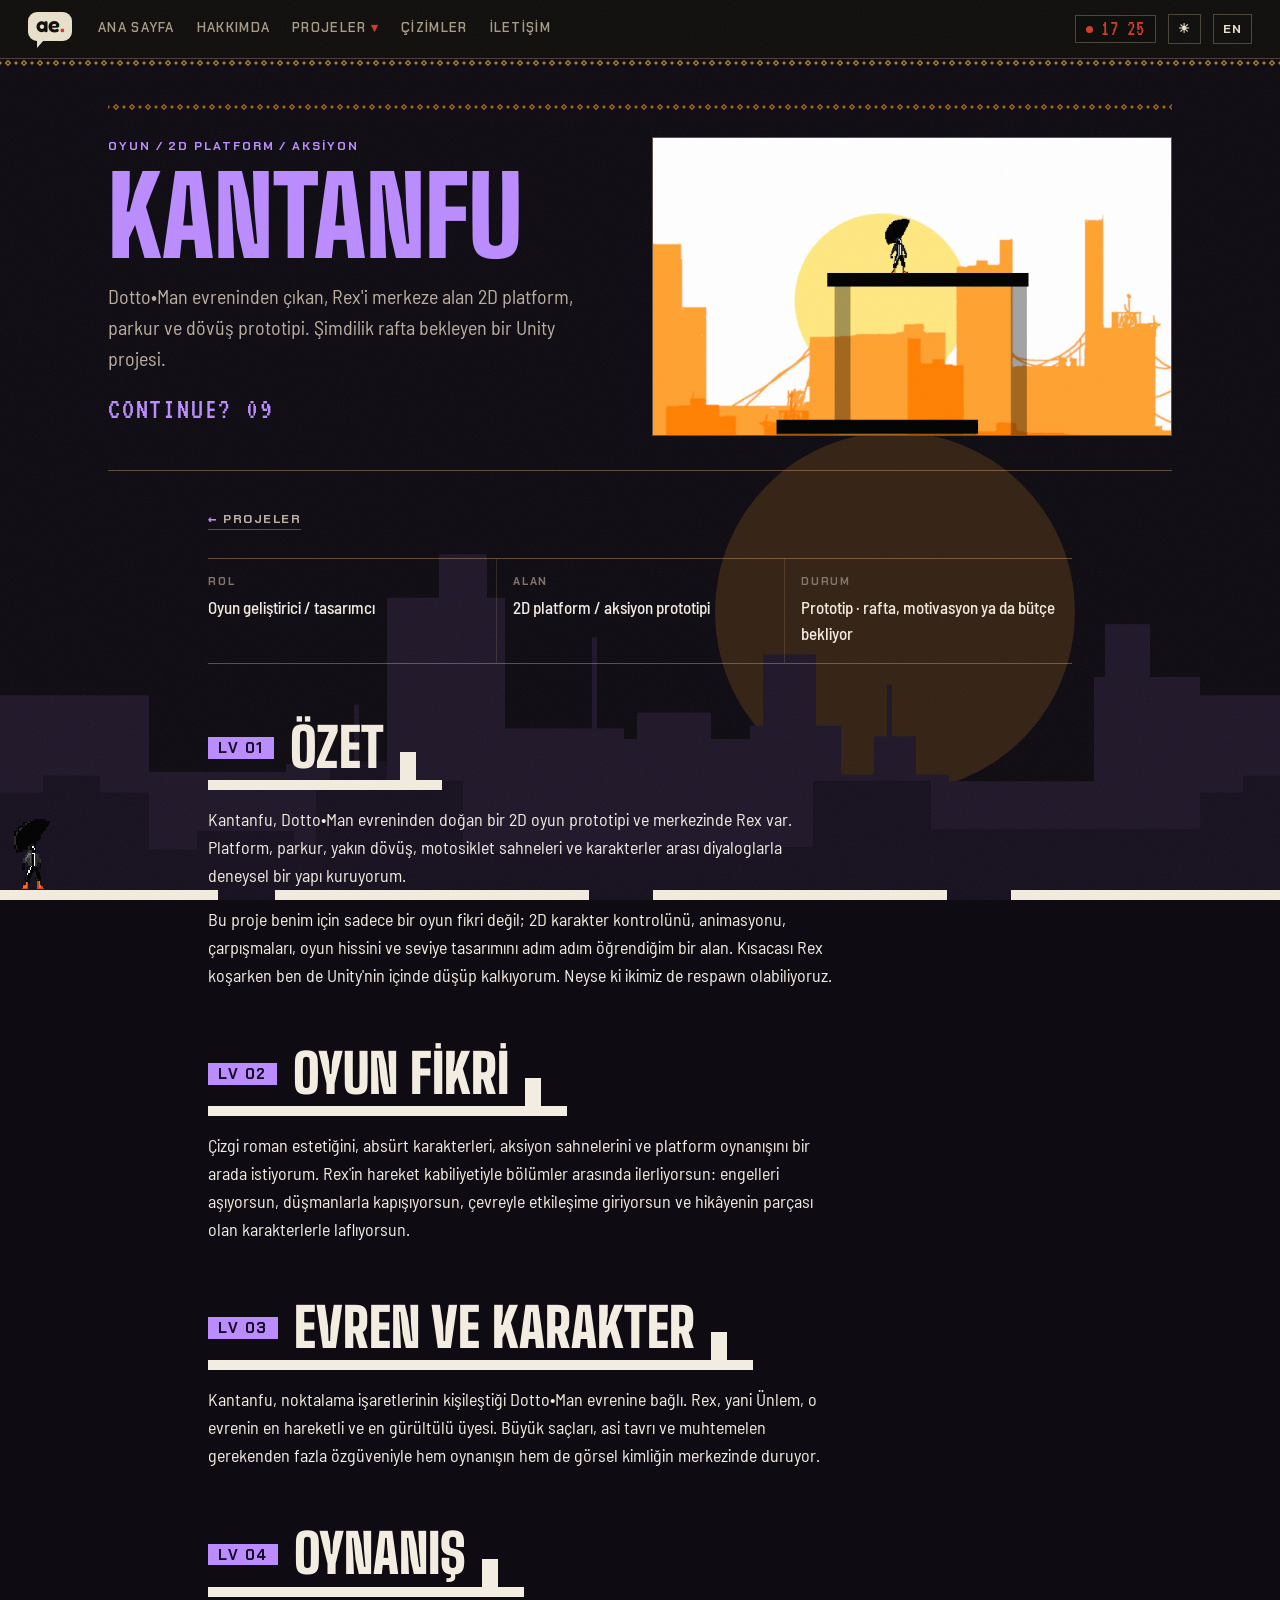
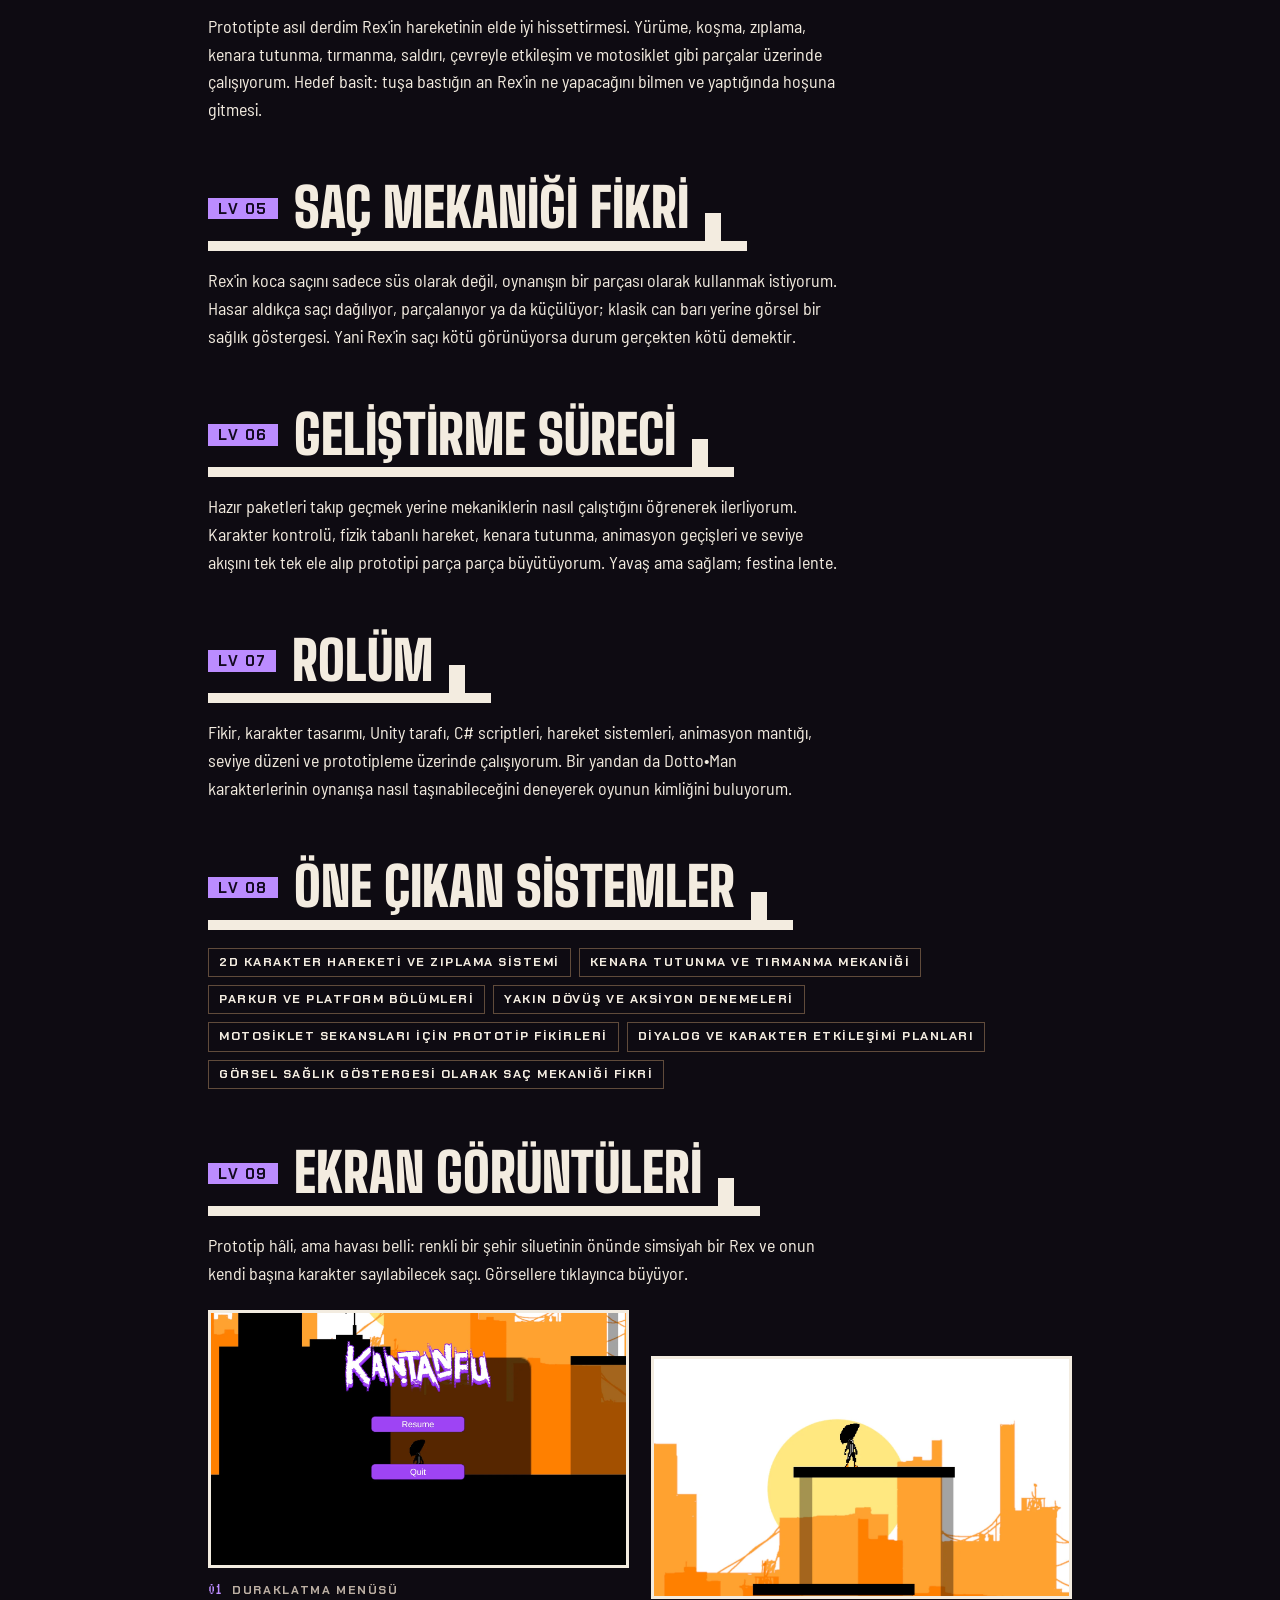
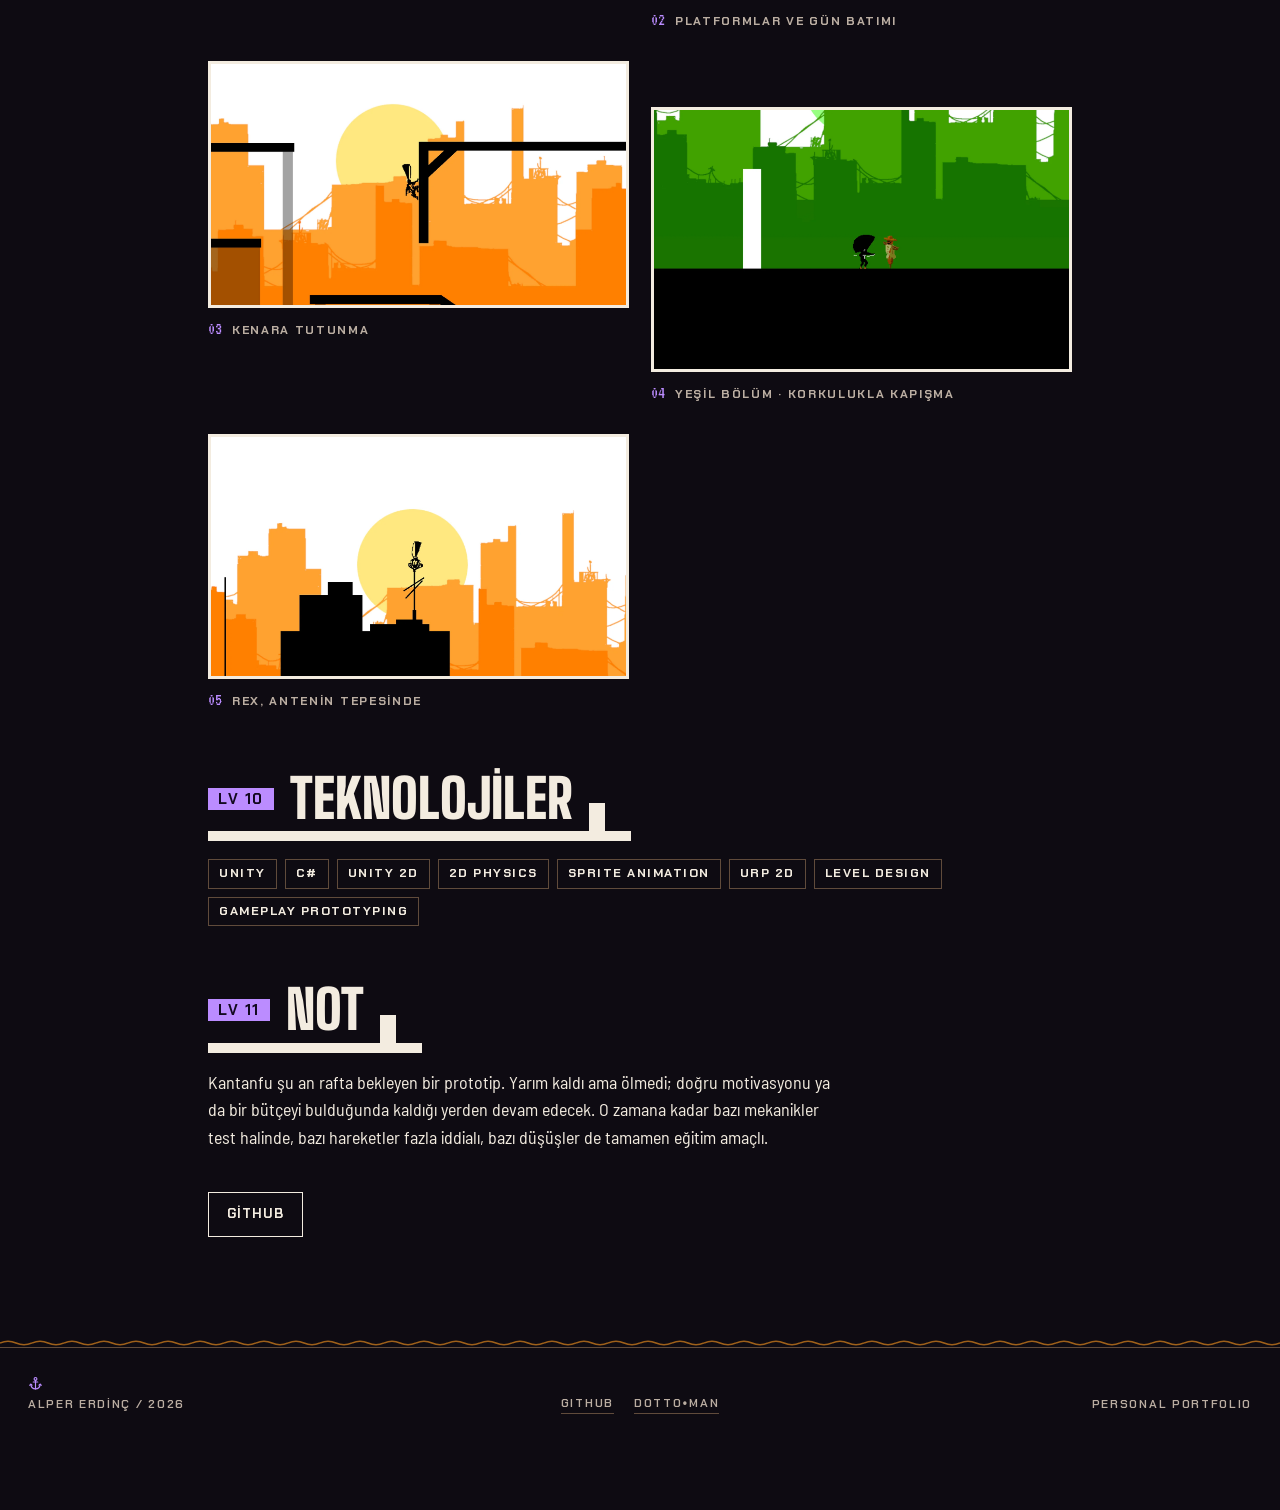
<file: pages/2d-oyunlar.html>
<!DOCTYPE html>

<html lang="tr" data-lang="tr">

<head>
  <meta charset="UTF-8" />
  <meta name="viewport" content="width=device-width, initial-scale=1.0" />
  <title>Kantanfu — Alper Erdinç</title>
  <link rel="icon" type="image/svg+xml" href="../assets/favicon.svg" />
  <link rel="preconnect" href="https://fonts.googleapis.com" />
  <link rel="preconnect" href="https://fonts.gstatic.com" crossorigin />
  <link rel="stylesheet" href="https://fonts.googleapis.com/css2?family=Fredoka:wght@600&text=ae.&display=swap" />
  <link rel="stylesheet"
    href="https://fonts.googleapis.com/css2?family=Big+Shoulders+Display:wght@700;800;900&family=Barlow+Semi+Condensed:wght@400;500;600&family=Chakra+Petch:wght@500;600;700&family=VT323&display=swap" />
  <link rel="stylesheet" href="../css/analog.css?v=37" />
  <link rel="stylesheet" href="../css/worlds/kantanfu.css?v=2" />
</head>

<body data-world="kantanfu">
  <div class="cursor" id="cursor"></div>
  <div class="grain" aria-hidden="true"></div>

  <nav class="navbar">
    <a href="../index.html" class="nav-logo">ae<span style="color: var(--accent)">.</span></a>

    <div class="nav-links">
      <a href="../index.html" data-tr="ana sayfa" data-en="home">ana sayfa</a>
      <a href="../index.html#about" data-tr="hakkımda" data-en="about">hakkımda</a>

      <details class="nav-dropdown">
        <summary data-tr="projeler" data-en="projects">projeler</summary>

        <div class="dropdown-menu" lang="en">
          <a href="../index.html#projects" data-tr="tüm projeler" data-en="all projects">tüm projeler</a>
          <a href="dotto-block-breaker.html">Dotto: Block Breaker</a>
          <a href="divealamut.html">DiveAlamut</a>
          <a href="jazurider.html">JazuRider</a>
          <a href="dottoman.html">Dotto•Man</a>
          <a href="tez-oyunu.html" data-tr="adaptive npc ai" data-en="adaptive npc ai">adaptive npc ai</a>
          <a href="eticaret.html">CollecZone</a>
          <a href="nothing-to-report.html">Nothing To Report</a>
          <a href="2d-oyunlar.html" data-tr="Kantanfu" data-en="Kantanfu">Kantanfu</a>
          <a href="brand-detection.html">Vehicle Brand Detection</a>
        </div>
      </details>

      <a href="artworks.html" data-tr="çizimler" data-en="artworks">çizimler</a>

      <a href="../index.html#contact" data-tr="iletişim" data-en="contact">iletişim</a>
    </div>

    <div class="nav-right">
      <div class="nav-clock" aria-hidden="true">
        <span class="rec-led"></span>
        <span class="nav-clock-digits" id="navClock">00:00</span>
      </div>

      <div class="theme-controls" aria-label="Tema kontrolleri">
        <div class="theme-picker" aria-label="Renk teması seçimi">
          <button class="theme-dot theme-orange" type="button" data-theme-choice="orange" title="I / KIZIL"
            aria-label="Kırmızı tema">I</button>
          <button class="theme-dot theme-blue" type="button" data-theme-choice="blue" title="II / GÖK"
            aria-label="Turkuaz tema">II</button>
          <button class="theme-dot theme-purple" type="button" data-theme-choice="purple" title="III / ERGUVAN"
            aria-label="Erguvan tema">III</button>
          <button class="theme-dot theme-green" type="button" data-theme-choice="green" title="IV / YEŞİL"
            aria-label="Yeşil tema">IV</button>
        </div>

        <button class="mode-toggle" id="modeToggle" type="button" aria-label="Gündüz moduna geç">☀</button>
      </div>

      <button class="lang-toggle" id="langToggle">EN</button>
      <button class="nav-hamburger" id="navHamburger">menü</button>
    </div>
  </nav>

  <div class="mobile-menu" id="mobileMenu">
    <a href="../index.html" data-tr="ana sayfa" data-en="home">ana sayfa</a>
    <a href="../index.html#about" data-tr="hakkımda" data-en="about">hakkımda</a>

    <details class="mobile-dropdown">
      <summary data-tr="projeler" data-en="projects">projeler</summary>

      <div class="mobile-dropdown-menu" lang="en">
        <a href="../index.html#projects" data-tr="tüm projeler" data-en="all projects">tüm projeler</a>
        <a href="dotto-block-breaker.html">Dotto: Block Breaker</a>
        <a href="divealamut.html">DiveAlamut</a>
        <a href="jazurider.html">JazuRider</a>
        <a href="dottoman.html">Dotto•Man</a>
        <a href="tez-oyunu.html" data-tr="ADAPTIVE NPC AI" data-en="ADAPTIVE NPC AI">ADAPTIVE NPC AI</a>
        <a href="eticaret.html">CollecZone</a>
        <a href="nothing-to-report.html">Nothing To Report</a>
        <a href="2d-oyunlar.html" data-tr="Kantanfu" data-en="Kantanfu">Kantanfu</a>
        <a href="brand-detection.html">Vehicle Brand Detection</a>
      </div>
    </details>

    <a href="artworks.html" data-tr="çizimler" data-en="artworks">çizimler</a>
    <a href="../index.html#contact" data-tr="iletişim" data-en="contact">iletişim</a>
  </div>

  <div class="world world-kantanfu">
  <div class="rooftops" aria-hidden="true">
    <span class="sun"></span>
    <i class="skyline far"></i><i class="skyline near"></i>
  </div>

  <section class="project-hero project-hero--shot">
    <div class="project-hero-dots"></div>

    <div class="project-hero-content">
      <div class="badge" data-tr="oyun / 2d platform / aksiyon" data-en="game / 2d platformer / action">
        oyun / 2d platform / aksiyon
      </div>

      <h1 lang="en" data-tr="Kantanfu" data-en="Kantanfu">Kantanfu</h1>

      <p class="lead"
        data-tr="Dotto•Man evreninden çıkan, Rex'i merkeze alan 2D platform, parkur ve dövüş prototipi. Şimdilik rafta bekleyen bir Unity projesi." data-en="A 2D platformer, parkour and brawler prototype born from the Dotto•Man universe, with Rex at its centre. A Unity project, on the shelf for now.">
        Dotto•Man evreninden çıkan, Rex'i merkeze alan 2D platform, parkur ve dövüş prototipi. Şimdilik rafta bekleyen bir Unity projesi.
      </p>
      <figure class="hero-shot">
        <img src="../images/projects/kantanfu/02-platforms.webp" alt="Turuncu şehir silueti ve güneşin önünde platformun üstünde duran Rex" width="1472" height="843" />
      </figure>
    </div>


  </section>

  <main class="project-body">
    <a href="../index.html#projects" class="back-link" data-tr="projeler" data-en="projects">projeler</a>


    <div class="case-meta">
      <div class="meta-item">
        <span data-tr="rol" data-en="role">rol</span>
        <p data-tr="Oyun geliştirici / tasarımcı" data-en="Game developer / designer">
          Oyun geliştirici / tasarımcı
        </p>
      </div>

      <div class="meta-item">
        <span data-tr="alan" data-en="field">alan</span>
        <p data-tr="2D platform / aksiyon prototipi" data-en="2D platformer / action prototype">
          2D platform / aksiyon prototipi
        </p>
      </div>

      <div class="meta-item">
        <span data-tr="durum" data-en="status">durum</span>
        <p data-tr="Prototip · rafta, motivasyon ya da bütçe bekliyor" data-en="Prototype · on the shelf, waiting on motivation or a budget">
          Prototip · rafta, motivasyon ya da bütçe bekliyor
        </p>
      </div>
    </div>

    <h2 data-tr="özet" data-en="overview">özet</h2>
    <p data-tr="Kantanfu, Dotto•Man evreninden doğan bir 2D oyun prototipi ve merkezinde Rex var. Platform, parkur, yakın dövüş, motosiklet sahneleri ve karakterler arası diyaloglarla deneysel bir yapı kuruyorum." data-en="Kantanfu is a 2D game prototype born from the Dotto•Man universe, with Rex at the centre. I'm building an experimental mix of platforming, parkour, close combat, motorcycle sequences and dialogue between characters.">
        Kantanfu, Dotto•Man evreninden doğan bir 2D oyun prototipi ve merkezinde Rex var. Platform, parkur, yakın dövüş, motosiklet sahneleri ve karakterler arası diyaloglarla deneysel bir yapı kuruyorum.
      </p>

    <p data-tr="Bu proje benim için sadece bir oyun fikri değil; 2D karakter kontrolünü, animasyonu, çarpışmaları, oyun hissini ve seviye tasarımını adım adım öğrendiğim bir alan. Kısacası Rex koşarken ben de Unity'nin içinde düşüp kalkıyorum. Neyse ki ikimiz de respawn olabiliyoruz." data-en="For me this isn't just a game idea; it's where I learn 2D character control, animation, collision, game feel and level design step by step. In short, while Rex runs, I keep falling over inside Unity. Luckily we can both respawn.">
        Bu proje benim için sadece bir oyun fikri değil; 2D karakter kontrolünü, animasyonu, çarpışmaları, oyun hissini ve seviye tasarımını adım adım öğrendiğim bir alan. Kısacası Rex koşarken ben de Unity'nin içinde düşüp kalkıyorum. Neyse ki ikimiz de respawn olabiliyoruz.
      </p>

    <h2 data-tr="oyun fikri" data-en="game concept">oyun fikri</h2>
    <p data-tr="Çizgi roman estetiğini, absürt karakterleri, aksiyon sahnelerini ve platform oynanışını bir arada istiyorum. Rex'in hareket kabiliyetiyle bölümler arasında ilerliyorsun: engelleri aşıyorsun, düşmanlarla kapışıyorsun, çevreyle etkileşime giriyorsun ve hikâyenin parçası olan karakterlerle laflıyorsun." data-en="I want comic-book looks, absurd characters, action scenes and platforming in one place. You move through the levels on Rex's moves: clearing obstacles, fighting enemies, poking at the world and chatting with the characters who carry the story.">
        Çizgi roman estetiğini, absürt karakterleri, aksiyon sahnelerini ve platform oynanışını bir arada istiyorum. Rex'in hareket kabiliyetiyle bölümler arasında ilerliyorsun: engelleri aşıyorsun, düşmanlarla kapışıyorsun, çevreyle etkileşime giriyorsun ve hikâyenin parçası olan karakterlerle laflıyorsun.
      </p>

    <h2 data-tr="evren ve karakter" data-en="world and character">evren ve karakter</h2>
    <p data-tr="Kantanfu, noktalama işaretlerinin kişileştiği Dotto•Man evrenine bağlı. Rex, yani Ünlem, o evrenin en hareketli ve en gürültülü üyesi. Büyük saçları, asi tavrı ve muhtemelen gerekenden fazla özgüveniyle hem oynanışın hem de görsel kimliğin merkezinde duruyor." data-en="Kantanfu belongs to the Dotto•Man universe, where punctuation marks are characters. Rex, the Exclamation mark, is its busiest and loudest member. With his big hair, rebel attitude and probably more confidence than necessary, he sits at the centre of both the gameplay and the look.">
        Kantanfu, noktalama işaretlerinin kişileştiği Dotto•Man evrenine bağlı. Rex, yani Ünlem, o evrenin en hareketli ve en gürültülü üyesi. Büyük saçları, asi tavrı ve muhtemelen gerekenden fazla özgüveniyle hem oynanışın hem de görsel kimliğin merkezinde duruyor.
      </p>

    <h2 data-tr="oynanış" data-en="gameplay">oynanış</h2>
    <p data-tr="Prototipte asıl derdim Rex'in hareketinin elde iyi hissettirmesi. Yürüme, koşma, zıplama, kenara tutunma, tırmanma, saldırı, çevreyle etkileşim ve motosiklet gibi parçalar üzerinde çalışıyorum. Hedef basit: tuşa bastığın an Rex'in ne yapacağını bilmen ve yaptığında hoşuna gitmesi." data-en="My main concern in the prototype is that Rex feels good in your hands. I'm working on walking, running, jumping, ledge grabs, climbing, attacks, interacting with the world and the motorcycle. The goal is simple: when you press a button you know what Rex will do, and you like it when he does.">
        Prototipte asıl derdim Rex'in hareketinin elde iyi hissettirmesi. Yürüme, koşma, zıplama, kenara tutunma, tırmanma, saldırı, çevreyle etkileşim ve motosiklet gibi parçalar üzerinde çalışıyorum. Hedef basit: tuşa bastığın an Rex'in ne yapacağını bilmen ve yaptığında hoşuna gitmesi.
      </p>

    <h2 data-tr="saç mekaniği fikri" data-en="hair mechanic idea">saç mekaniği fikri</h2>
    <p data-tr="Rex'in koca saçını sadece süs olarak değil, oynanışın bir parçası olarak kullanmak istiyorum. Hasar aldıkça saçı dağılıyor, parçalanıyor ya da küçülüyor; klasik can barı yerine görsel bir sağlık göstergesi. Yani Rex'in saçı kötü görünüyorsa durum gerçekten kötü demektir." data-en="I want to use Rex's huge hair as part of the gameplay, not just decoration. As he takes damage it gets messy, breaks apart or shrinks: a visual health meter instead of a classic health bar. So if Rex's hair looks bad, things really are bad.">
        Rex'in koca saçını sadece süs olarak değil, oynanışın bir parçası olarak kullanmak istiyorum. Hasar aldıkça saçı dağılıyor, parçalanıyor ya da küçülüyor; klasik can barı yerine görsel bir sağlık göstergesi. Yani Rex'in saçı kötü görünüyorsa durum gerçekten kötü demektir.
      </p>

    <h2 data-tr="geliştirme süreci" data-en="development process">geliştirme süreci</h2>
    <p data-tr="Hazır paketleri takıp geçmek yerine mekaniklerin nasıl çalıştığını öğrenerek ilerliyorum. Karakter kontrolü, fizik tabanlı hareket, kenara tutunma, animasyon geçişleri ve seviye akışını tek tek ele alıp prototipi parça parça büyütüyorum. Yavaş ama sağlam; festina lente." data-en="Instead of plugging in ready-made packages, I'm learning how each mechanic works as I go. I take character control, physics-based movement, ledge grabs, animation transitions and level flow one at a time and grow the prototype piece by piece. Slow but solid; festina lente.">
        Hazır paketleri takıp geçmek yerine mekaniklerin nasıl çalıştığını öğrenerek ilerliyorum. Karakter kontrolü, fizik tabanlı hareket, kenara tutunma, animasyon geçişleri ve seviye akışını tek tek ele alıp prototipi parça parça büyütüyorum. Yavaş ama sağlam; festina lente.
      </p>

    <h2 data-tr="rolüm" data-en="my role">rolüm</h2>
    <p data-tr="Fikir, karakter tasarımı, Unity tarafı, C# scriptleri, hareket sistemleri, animasyon mantığı, seviye düzeni ve prototipleme üzerinde çalışıyorum. Bir yandan da Dotto•Man karakterlerinin oynanışa nasıl taşınabileceğini deneyerek oyunun kimliğini buluyorum." data-en="I'm working on the idea, character design, the Unity side, C# scripts, movement systems, animation logic, level layout and prototyping. Along the way I'm finding the game's identity by testing how the Dotto•Man characters translate into play.">
        Fikir, karakter tasarımı, Unity tarafı, C# scriptleri, hareket sistemleri, animasyon mantığı, seviye düzeni ve prototipleme üzerinde çalışıyorum. Bir yandan da Dotto•Man karakterlerinin oynanışa nasıl taşınabileceğini deneyerek oyunun kimliğini buluyorum.
      </p>

    <h2 data-tr="öne çıkan sistemler" data-en="key systems">öne çıkan sistemler</h2>
    <ul>
      <li data-tr="2D karakter hareketi ve zıplama sistemi" data-en="2D character movement and jumping system">
        2D karakter hareketi ve zıplama sistemi
      </li>
      <li data-tr="Kenara tutunma ve tırmanma mekaniği" data-en="Ledge grabbing and climbing mechanic">
        Kenara tutunma ve tırmanma mekaniği
      </li>
      <li data-tr="Parkur ve platform bölümleri" data-en="Parkour and platforming sections">
        Parkur ve platform bölümleri
      </li>
      <li data-tr="Yakın dövüş ve aksiyon denemeleri" data-en="Melee combat and action experiments">
        Yakın dövüş ve aksiyon denemeleri
      </li>
      <li data-tr="Motosiklet sekansları için prototip fikirleri" data-en="Prototype ideas for motorcycle sequences">
        Motosiklet sekansları için prototip fikirleri
      </li>
      <li data-tr="Diyalog ve karakter etkileşimi planları" data-en="Dialogue and character interaction plans">
        Diyalog ve karakter etkileşimi planları
      </li>
      <li data-tr="Görsel sağlık göstergesi olarak saç mekaniği fikri"
        data-en="Hair mechanic idea as a visual health indicator">
        Görsel sağlık göstergesi olarak saç mekaniği fikri
      </li>
    </ul>

    <h2 data-tr="ekran görüntüleri" data-en="screenshots">ekran görüntüleri</h2>
    <p data-tr="Prototip hâli, ama havası belli: renkli bir şehir siluetinin önünde simsiyah bir Rex ve onun kendi başına karakter sayılabilecek saçı. Görsellere tıklayınca büyüyor."
      data-en="It's a prototype, but the mood is already there: a pitch-black Rex in front of a colourful city skyline, plus hair that counts as a character of its own. Click a screenshot to enlarge it.">
      Prototip hâli, ama havası belli: renkli bir şehir siluetinin önünde simsiyah bir Rex ve onun kendi başına karakter sayılabilecek saçı. Görsellere tıklayınca büyüyor.
    </p>

    <div class="shots">
      <figure class="shot">
        <a href="../images/projects/kantanfu/01-pause-menu.webp"><img src="../images/projects/kantanfu/01-pause-menu.webp" alt="Kantanfu logosu, Resume ve Quit düğmeleri, arkada Rex'in silueti" width="1600" height="975" loading="lazy" /></a>
        <figcaption><span class="shot-no">01</span><span data-tr="duraklatma menüsü" data-en="pause menu">duraklatma menüsü</span></figcaption>
      </figure>
      <figure class="shot">
        <a href="../images/projects/kantanfu/02-platforms.webp"><img src="../images/projects/kantanfu/02-platforms.webp" alt="Turuncu şehir silueti ve güneşin önünde platformun üstünde duran Rex" width="1472" height="843" loading="lazy" /></a>
        <figcaption><span class="shot-no">02</span><span data-tr="platformlar ve gün batımı" data-en="platforms at sunset">platformlar ve gün batımı</span></figcaption>
      </figure>
      <figure class="shot">
        <a href="../images/projects/kantanfu/03-ledge-grab.webp"><img src="../images/projects/kantanfu/03-ledge-grab.webp" alt="Rex bir platformun kenarına tutunmuş, arkada turuncu şehir" width="1600" height="930" loading="lazy" /></a>
        <figcaption><span class="shot-no">03</span><span data-tr="kenara tutunma" data-en="ledge grab">kenara tutunma</span></figcaption>
      </figure>
      <figure class="shot">
        <a href="../images/projects/kantanfu/04-scarecrow.webp"><img src="../images/projects/kantanfu/04-scarecrow.webp" alt="Yeşil tonlu bölümde Rex bir korkuluğa saldırıyor" width="1600" height="1000" loading="lazy" /></a>
        <figcaption><span class="shot-no">04</span><span data-tr="yeşil bölüm · korkulukla kapışma" data-en="green level · sparring with a scarecrow">yeşil bölüm · korkulukla kapışma</span></figcaption>
      </figure>
      <figure class="shot">
        <a href="../images/projects/kantanfu/05-rex-antenna.webp"><img src="../images/projects/kantanfu/05-rex-antenna.webp" alt="Ünlem işareti gibi siluetiyle Rex bir antenin tepesinde" width="1600" height="919" loading="lazy" /></a>
        <figcaption><span class="shot-no">05</span><span data-tr="Rex, antenin tepesinde" data-en="Rex on top of an antenna">Rex, antenin tepesinde</span></figcaption>
      </figure>
    </div>

    <h2 data-tr="teknolojiler" data-en="tech stack">teknolojiler</h2>
    <ul lang="en">
      <li>Unity</li>
      <li>C#</li>
      <li>Unity 2D</li>
      <li>2D Physics</li>
      <li>Sprite Animation</li>
      <li>URP 2D</li>
      <li>Level Design</li>
      <li>Gameplay Prototyping</li>
    </ul>

    <h2 data-tr="not" data-en="note">not</h2>
    <p data-tr="Kantanfu şu an rafta bekleyen bir prototip. Yarım kaldı ama ölmedi; doğru motivasyonu ya da bir bütçeyi bulduğunda kaldığı yerden devam edecek. O zamana kadar bazı mekanikler test halinde, bazı hareketler fazla iddialı, bazı düşüşler de tamamen eğitim amaçlı." data-en="Kantanfu is a prototype sitting on the shelf for now. Unfinished, not dead; once it finds the right motivation or a budget, it picks up where it left off. Until then some mechanics are still being tested, some moves are a bit too ambitious and some falls are purely educational.">
        Kantanfu şu an rafta bekleyen bir prototip. Yarım kaldı ama ölmedi; doğru motivasyonu ya da bir bütçeyi bulduğunda kaldığı yerden devam edecek. O zamana kadar bazı mekanikler test halinde, bazı hareketler fazla iddialı, bazı düşüşler de tamamen eğitim amaçlı.
      </p>

    <div class="project-links">
      <a href="https://github.com/alpererdinc" target="_blank" class="btn btn-white" data-tr="github"
        data-en="github">github</a>
    </div>


  </main>

  <footer class="footer">
    <div class="footer-left">alper erdinç / 2026</div>


    <div class="footer-links" lang="en">
      <a href="https://github.com/alpererdinc" target="_blank">github</a>
      <a href="dottoman/">dotto<span class="mid-dot">•</span>man</a>
    </div>

    <div class="footer-right" lang="en">personal portfolio</div>


  </footer>


  <button class="scroll-top" id="scrollTopBtn" aria-label="Sayfanın başına dön">
    ↑
  </button>
  </div>

  <script src="../js/main.js?v=analog13"></script>

  <script src="../js/worlds/kantanfu.js?v=1"></script>
  <script data-goatcounter="https://alpererdinc.goatcounter.com/count"
    async src="https://gc.zgo.at/count.js"></script>
</body>

</html>
</file>
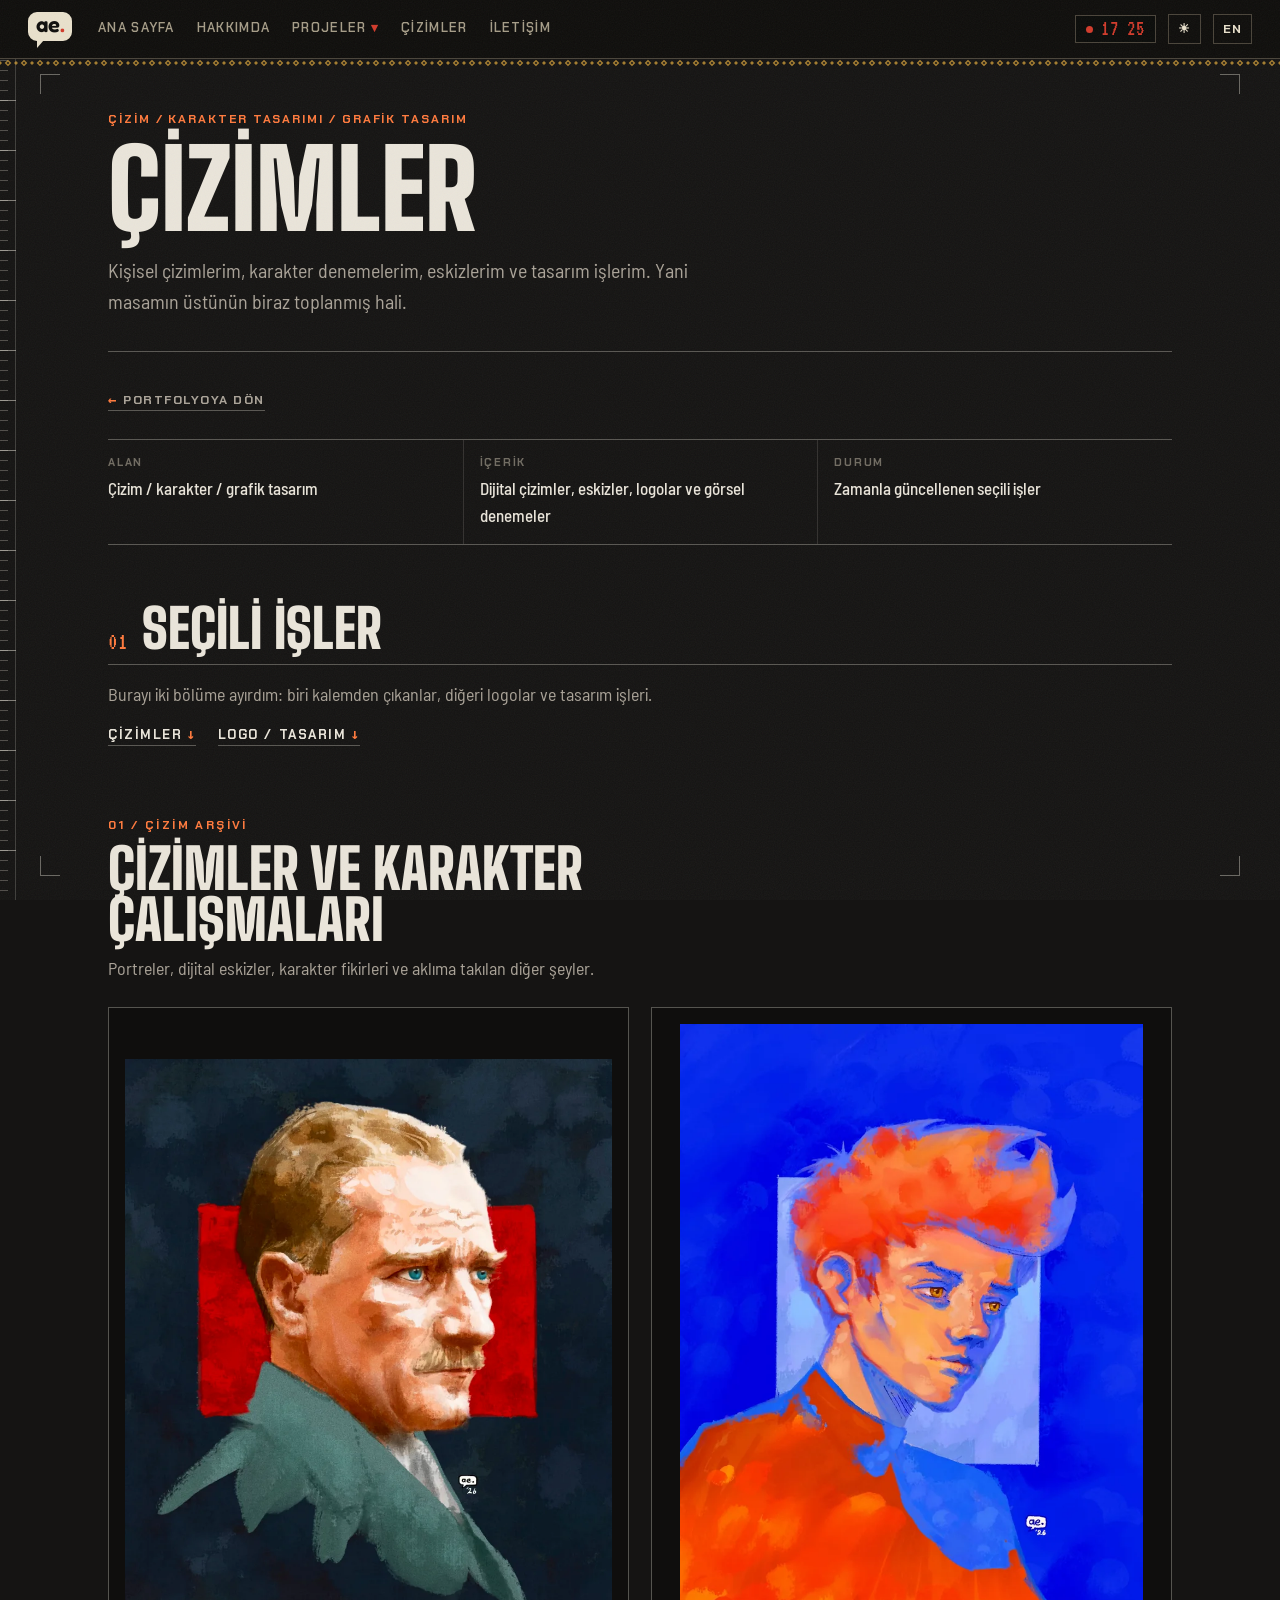
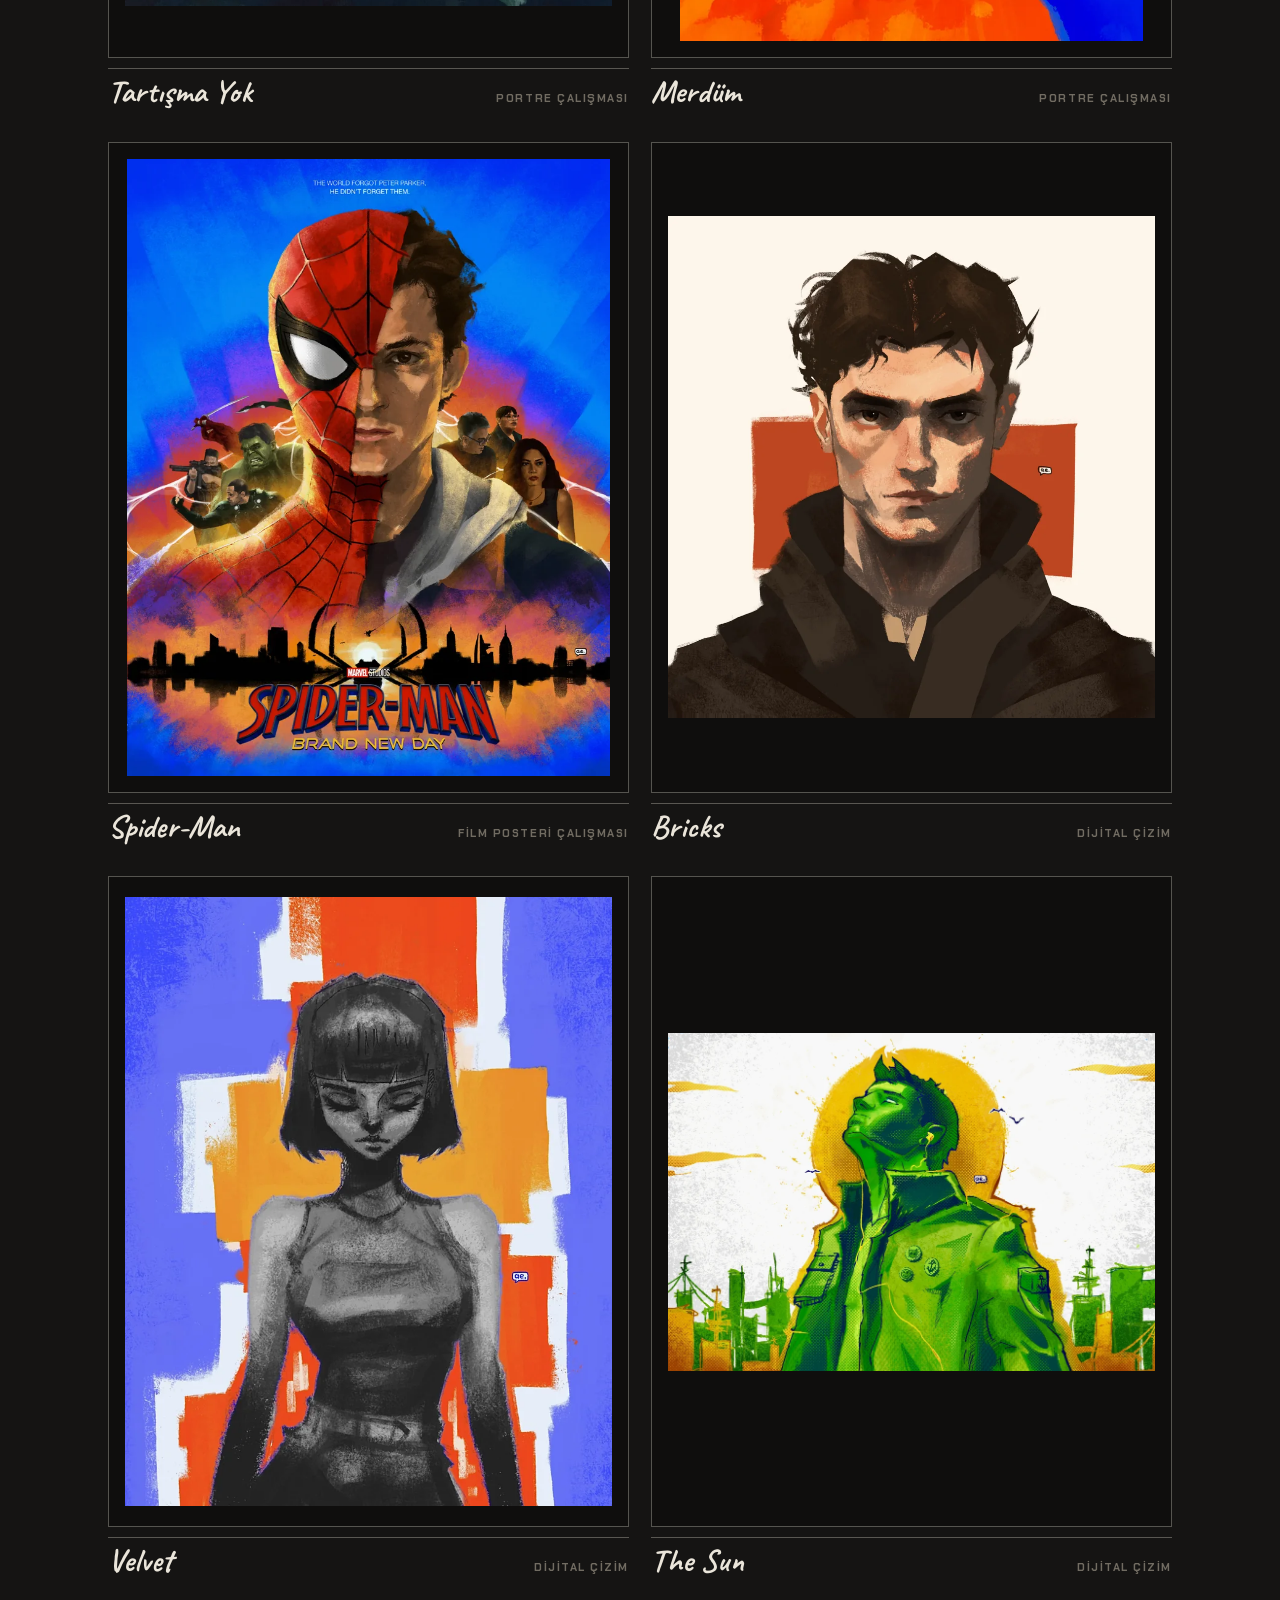
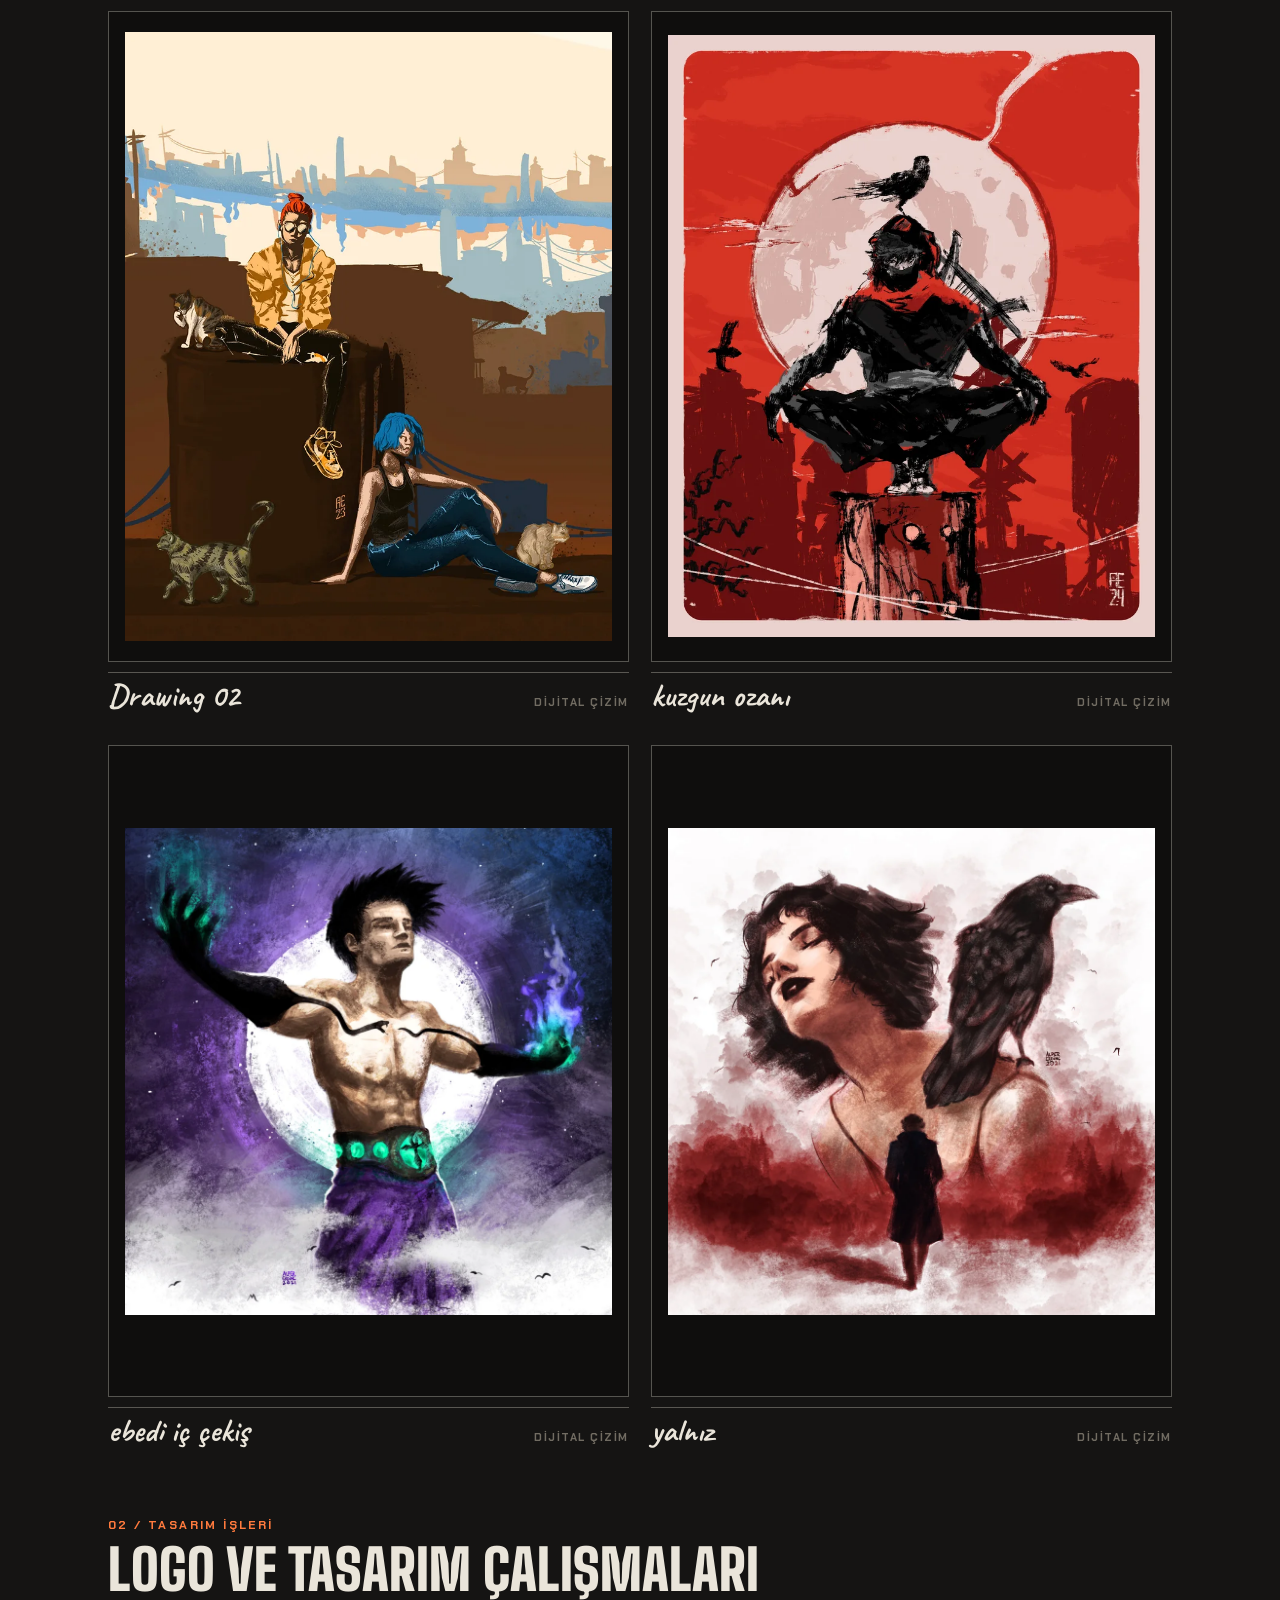
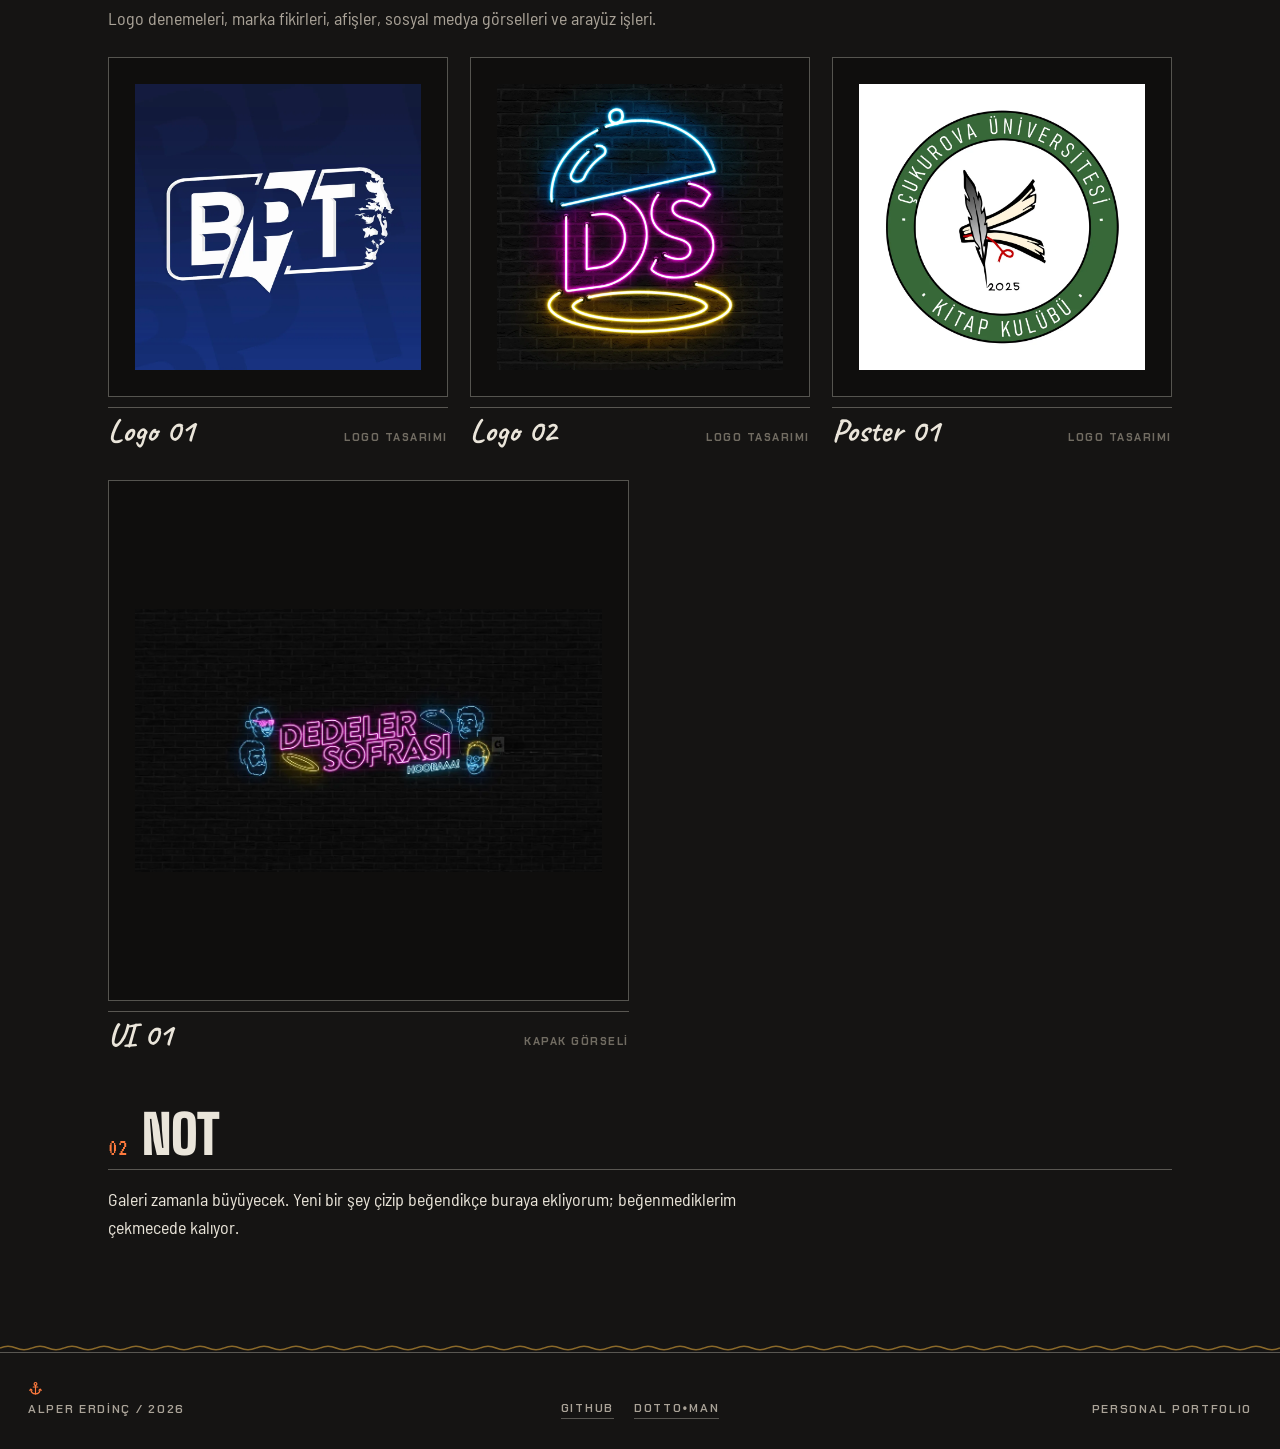
<file: pages/artworks.html>
<!DOCTYPE html>
<html lang="tr" data-lang="tr" data-theme="orange" data-mode="night">

<head>
  <meta charset="UTF-8" />
  <meta name="viewport" content="width=device-width, initial-scale=1.0" />

  <title>Artworks — Alper Erdinç</title>

  <link rel="icon" type="image/svg+xml" href="../assets/favicon.svg" />
  <link rel="preconnect" href="https://fonts.googleapis.com" />
  <link rel="preconnect" href="https://fonts.gstatic.com" crossorigin />
  <link rel="stylesheet" href="https://fonts.googleapis.com/css2?family=Fredoka:wght@600&text=ae.&display=swap" />
  <link rel="stylesheet"
    href="https://fonts.googleapis.com/css2?family=Big+Shoulders+Display:wght@700;800;900&family=Barlow+Semi+Condensed:wght@400;500;600&family=Chakra+Petch:wght@500;600;700&family=VT323&display=swap" />
  <link rel="stylesheet" href="../css/analog.css?v=37" />
  <link rel="stylesheet" href="https://fonts.googleapis.com/css2?family=Caveat:wght@500;700&display=swap" />
  <link rel="stylesheet" href="../css/worlds/atelier.css?v=3" />
</head>

<body data-world="atelier">
  <div class="cursor" id="cursor"></div>
  <div class="grain" aria-hidden="true"></div>

  <!-- NAV -->
  <nav class="navbar">
    <a href="../index.html" class="nav-logo">ae<span style="color: var(--accent)">.</span></a>

    <div class="nav-links">
      <a href="../index.html" data-tr="ana sayfa" data-en="home">ana sayfa</a>
      <a href="../index.html#about" data-tr="hakkımda" data-en="about">hakkımda</a>

      <details class="nav-dropdown">
        <summary data-tr="projeler" data-en="projects">projeler</summary>

        <div class="dropdown-menu" lang="en">
          <a href="../index.html#projects" data-tr="tüm projeler" data-en="all projects">tüm projeler</a>
          <a href="dotto-block-breaker.html">Dotto: Block Breaker</a>
          <a href="divealamut.html">DiveAlamut</a>
          <a href="jazurider.html">JazuRider</a>
          <a href="dottoman.html">Dotto•Man</a>
          <a href="tez-oyunu.html" data-tr="adaptive npc ai" data-en="adaptive npc ai">adaptive npc ai</a>
          <a href="eticaret.html">CollecZone</a>
          <a href="nothing-to-report.html">Nothing To Report</a>
          <a href="2d-oyunlar.html" data-tr="Kantanfu" data-en="Kantanfu">Kantanfu</a>
          <a href="brand-detection.html">Vehicle Brand Detection</a>
        </div>
      </details>

      <a href="artworks.html" data-tr="çizimler" data-en="artworks">çizimler</a>

      <a href="../index.html#contact" data-tr="iletişim" data-en="contact">iletişim</a>
    </div>

    <div class="nav-right">
      <div class="nav-clock" aria-hidden="true">
        <span class="rec-led"></span>
        <span class="nav-clock-digits" id="navClock">00:00</span>
      </div>

      <div class="theme-controls" aria-label="Tema kontrolleri">
        <div class="theme-picker" aria-label="Renk teması seçimi">
          <button class="theme-dot theme-orange" type="button" data-theme-choice="orange" title="I / KIZIL"
            aria-label="Kırmızı tema">I</button>
          <button class="theme-dot theme-blue" type="button" data-theme-choice="blue" title="II / GÖK"
            aria-label="Turkuaz tema">II</button>
          <button class="theme-dot theme-purple" type="button" data-theme-choice="purple" title="III / ERGUVAN"
            aria-label="Erguvan tema">III</button>
          <button class="theme-dot theme-green" type="button" data-theme-choice="green" title="IV / YEŞİL"
            aria-label="Yeşil tema">IV</button>
        </div>

        <button class="mode-toggle" id="modeToggle" type="button" aria-label="Gündüz moduna geç">☀</button>
      </div>

      <button class="lang-toggle" id="langToggle">EN</button>
      <button class="nav-hamburger" id="navHamburger">menü</button>
    </div>
  </nav>

  <!-- MOBILE MENU -->
  <div class="mobile-menu" id="mobileMenu">
    <a href="../index.html" data-tr="ana sayfa" data-en="home">ana sayfa</a>
    <a href="../index.html#about" data-tr="hakkımda" data-en="about">hakkımda</a>

    <details class="mobile-dropdown">
      <summary data-tr="projeler" data-en="projects">projeler</summary>

      <div class="mobile-dropdown-menu" lang="en">
        <a href="../index.html#projects" data-tr="tüm projeler" data-en="all projects">tüm projeler</a>
        <a href="dotto-block-breaker.html">Dotto: Block Breaker</a>
        <a href="divealamut.html">DiveAlamut</a>
        <a href="jazurider.html">JazuRider</a>
        <a href="dottoman.html">Dotto•Man</a>
        <a href="tez-oyunu.html" data-tr="ADAPTIVE NPC AI" data-en="ADAPTIVE NPC AI">ADAPTIVE NPC AI</a>
        <a href="eticaret.html">CollecZone</a>
        <a href="nothing-to-report.html">Nothing To Report</a>
        <a href="2d-oyunlar.html" data-tr="Kantanfu" data-en="Kantanfu">Kantanfu</a>
        <a href="brand-detection.html">Vehicle Brand Detection</a>
      </div>
    </details>

    <a href="artworks.html" data-tr="çizimler" data-en="artworks">çizimler</a>
    <a href="../index.html#contact" data-tr="iletişim" data-en="contact">iletişim</a>
  </div>

  <div class="world world-atelier">
  <div class="studio" aria-hidden="true">
    <i class="ruler"></i>
    <i class="crop tl"></i><i class="crop tr"></i><i class="crop bl"></i><i class="crop br"></i>
  </div>

  <!-- HERO -->
  <section class="project-hero artwork-hero">
    <div class="project-hero-content">
      <div
        class="badge"
        data-tr="çizim / karakter tasarımı / grafik tasarım"
        data-en="drawing / character design / graphic design"
      >
        çizim / karakter tasarımı / grafik tasarım
      </div>

      <h1 data-tr="Çizimler" data-en="Artworks">Çizimler</h1>

      <p
        class="lead"
        data-tr="Kişisel çizimlerim, karakter denemelerim, eskizlerim ve tasarım işlerim. Yani masamın üstünün biraz toplanmış hali." data-en="My personal drawings, character studies, sketches and design work. Basically my desk, slightly tidied up."
      >
        Kişisel çizimlerim, karakter denemelerim, eskizlerim ve tasarım işlerim. Yani masamın üstünün biraz toplanmış hali.
      </p>
    </div>
  </section>

  <main class="project-body artwork-body">
    <a href="../index.html#projects" class="back-link" data-tr="portfolyoya dön" data-en="back to portfolio">
      portfolyoya dön
    </a>

    <div class="case-meta">
      <div class="meta-item">
        <span data-tr="alan" data-en="field">alan</span>
        <p data-tr="Çizim / karakter / grafik tasarım" data-en="Drawing / character / graphic design">
          Çizim / karakter / grafik tasarım
        </p>
      </div>

      <div class="meta-item">
        <span data-tr="içerik" data-en="content">içerik</span>
        <p data-tr="Dijital çizimler, eskizler, logolar ve görsel denemeler"
          data-en="Digital drawings, sketches, logos, and visual experiments">
          Dijital çizimler, eskizler, logolar ve görsel denemeler
        </p>
      </div>

      <div class="meta-item">
        <span data-tr="durum" data-en="status">durum</span>
        <p data-tr="Zamanla güncellenen seçili işler" data-en="Selected works updated over time">
          Zamanla güncellenen seçili işler
        </p>
      </div>
    </div>

    <div class="artwork-page-intro">
      <h2 data-tr="seçili işler" data-en="selected works">seçili işler</h2>

      <p
        data-tr="Burayı iki bölüme ayırdım: biri kalemden çıkanlar, diğeri logolar ve tasarım işleri." data-en="I split this page in two: what comes off the pen, and logos and design work."
      >
        Burayı iki bölüme ayırdım: biri kalemden çıkanlar, diğeri logolar ve tasarım işleri.
      </p>

      <div class="artwork-jump-links">
        <a href="#drawings" data-tr="çizimler" data-en="drawings">çizimler</a>
        <a href="#designs" data-tr="logo / tasarım" data-en="logo / design">logo / tasarım</a>
      </div>
    </div>

    <!-- DRAWINGS -->
    <section class="artwork-category" id="drawings">
      <div class="artwork-category-head">
        <span data-tr="01 / çizim arşivi" data-en="01 / drawing archive">01 / çizim arşivi</span>

        <h2 data-tr="Çizimler ve Karakter Çalışmaları" data-en="Drawings and Character Studies">
          Çizimler ve Karakter Çalışmaları
        </h2>

        <p
          data-tr="Portreler, dijital eskizler, karakter fikirleri ve aklıma takılan diğer şeyler." data-en="Portraits, digital sketches, character ideas and whatever else got stuck in my head."
        >
        Portreler, dijital eskizler, karakter fikirleri ve aklıma takılan diğer şeyler.
      </p>
      </div>

      <section class="artwork-grid" aria-label="Çizim galerisi">
        <figure class="artwork-card artwork-card-wide" data-dim="1824 × 2048 px">
          <a href="../images/artworks/web/drawing-10-l.webp"><img src="../images/artworks/web/drawing-10-s.webp" alt="Atatürk portresi" /></a>
          <figcaption>
            <span data-tr="portre çalışması" data-en="portrait study">portre çalışması</span>
            <strong>Tartışma Yok</strong>
          </figcaption>
        </figure>

        <figure class="artwork-card artwork-card-wide" data-dim="1219 × 1625 px">
          <a href="../images/artworks/web/drawing-09-l.webp"><img src="../images/artworks/web/drawing-09-s.webp" alt="Merdüm portre çalışması" /></a>
          <figcaption>
            <span data-tr="portre çalışması" data-en="portrait study">portre çalışması</span>
            <strong>Merdüm</strong>
          </figcaption>
        </figure>

        <figure class="artwork-card artwork-card-wide" data-dim="4701 × 6000 px">
          <a href="../images/artworks/web/drawing-08-l.webp"><img src="../images/artworks/web/drawing-08-s.webp" alt="Spider-Man film posteri çalışması" /></a>
          <figcaption>
            <span data-tr="film posteri çalışması" data-en="movie poster study">film posteri çalışması</span>
            <strong>Spider-Man</strong>
          </figcaption>
        </figure>

        <figure class="artwork-card artwork-card-wide" data-dim="1984 × 2048 px">
          <a href="../images/artworks/web/drawing-07-l.webp"><img src="../images/artworks/web/drawing-07-s.webp" alt="Bricks" /></a>
          <figcaption>
            <span data-tr="dijital çizim" data-en="digital drawing">dijital çizim</span>
            <strong>Bricks</strong>
          </figcaption>
        </figure>
        
        <figure class="artwork-card artwork-card-wide" data-dim="1540 × 1925 px">
          <a href="../images/artworks/web/drawing-06-l.webp"><img src="../images/artworks/web/drawing-06-s.webp" alt="Velvet" /></a>
          <figcaption>
            <span data-tr="dijital çizim" data-en="digital drawing">dijital çizim</span>
            <strong>Velvet</strong>
          </figcaption>
        </figure>

        <figure class="artwork-card artwork-card-wide" data-dim="2360 × 1640 px">
          <a href="../images/artworks/web/drawing-01-l.webp"><img src="../images/artworks/web/drawing-01-s.webp" alt="The Sun" /></a>
          <figcaption>
            <span data-tr="dijital çizim" data-en="digital drawing">dijital çizim</span>
            <strong>The Sun</strong>
          </figcaption>
        </figure>

        <figure class="artwork-card artwork-card-wide" data-dim="1080 × 1350 px">
          <a href="../images/artworks/web/drawing-02-l.webp"><img src="../images/artworks/web/drawing-02-s.webp" alt="Drawing 02" /></a>
          <figcaption>
            <span data-tr="dijital çizim" data-en="digital drawing">dijital çizim</span>
            <strong>Drawing 02</strong>
          </figcaption>
        </figure>

        <figure class="artwork-card artwork-card-wide" data-dim="2564 × 3171 px">
          <a href="../images/artworks/web/drawing-03-l.webp"><img src="../images/artworks/web/drawing-03-s.webp" alt="kuzgun ozanı" /></a>
          <figcaption>
            <span data-tr="dijital çizim" data-en="digital drawing">dijital çizim</span>
            <strong>kuzgun ozanı</strong>
          </figcaption>
        </figure>

        <figure class="artwork-card artwork-card-wide" data-dim="4030 × 4031 px">
          <a href="../images/artworks/web/drawing-05-l.webp"><img src="../images/artworks/web/drawing-05-s.webp" alt="ebedi iç çekiş" /></a>
          <figcaption>
            <span data-tr="dijital çizim" data-en="digital drawing">dijital çizim</span>
            <strong>ebedi iç çekiş</strong>
          </figcaption>
        </figure>

        <figure class="artwork-card artwork-card-wide" data-dim="2000 × 2000 px">
          <a href="../images/artworks/web/drawing-04-l.webp"><img src="../images/artworks/web/drawing-04-s.webp" alt="yalnız" /></a>
          <figcaption>
            <span data-tr="dijital çizim" data-en="digital drawing">dijital çizim</span>
            <strong>yalnız</strong>
          </figcaption>
        </figure>
      </section>
    </section>

    <!-- DESIGNS -->
    <section class="artwork-category" id="designs">
      <div class="artwork-category-head">
        <span data-tr="02 / tasarım işleri" data-en="02 / design works">02 / tasarım işleri</span>

        <h2 data-tr="Logo ve Tasarım Çalışmaları" data-en="Logo and Design Works">
          Logo ve Tasarım Çalışmaları
        </h2>

        <p
          data-tr="Logo denemeleri, marka fikirleri, afişler, sosyal medya görselleri ve arayüz işleri." data-en="Logo experiments, brand ideas, posters, social media visuals and interface work."
        >
        Logo denemeleri, marka fikirleri, afişler, sosyal medya görselleri ve arayüz işleri.
      </p>
      </div>

      <section class="artwork-grid design-grid" aria-label="Tasarım galerisi">
        <figure class="artwork-card design-card" data-dim="3840 × 3840 px">
          <a href="../images/artworks/web/logo-01-l.webp"><img src="../images/artworks/web/logo-01-s.webp" alt="Logo Design 01" /></a>
          <figcaption>
            <span data-tr="logo tasarımı" data-en="logo design">logo tasarımı</span>
            <strong>Logo 01</strong>
          </figcaption>
        </figure>

        <figure class="artwork-card design-card" data-dim="2000 × 2000 px">
          <a href="../images/artworks/web/logo-02-l.webp"><img src="../images/artworks/web/logo-02-s.webp" alt="Logo Design 02" /></a>
          <figcaption>
            <span data-tr="logo tasarımı" data-en="logo design">logo tasarımı</span>
            <strong>Logo 02</strong>
          </figcaption>
        </figure>

        <figure class="artwork-card design-card" data-dim="3396 × 3396 px">
          <a href="../images/artworks/web/poster-01-l.webp"><img src="../images/artworks/web/poster-01-s.webp" alt="Poster Design 01" /></a>
          <figcaption>
            <span data-tr="logo tasarımı" data-en="logo design">logo tasarımı</span>
            <strong>Poster 01</strong>
          </figcaption>
        </figure>

        <figure class="artwork-card design-card artwork-card-wide" data-dim="2560 × 1440 px">
          <a href="../images/artworks/web/ui-01-l.webp"><img src="../images/artworks/web/ui-01-s.webp" alt="UI Design 01" /></a>
          <figcaption>
            <span data-tr="kapak görseli" data-en="banner">kapak görseli</span>
            <strong>UI 01</strong>
          </figcaption>
        </figure>
      </section>
    </section>

    <h2 data-tr="not" data-en="note">not</h2>

    <p
      data-tr="Galeri zamanla büyüyecek. Yeni bir şey çizip beğendikçe buraya ekliyorum; beğenmediklerim çekmecede kalıyor." data-en="This gallery will keep growing. When I draw something new and like it, it goes here; the rest stays in the drawer."
    >
        Galeri zamanla büyüyecek. Yeni bir şey çizip beğendikçe buraya ekliyorum; beğenmediklerim çekmecede kalıyor.
      </p>
  </main>

  <footer class="footer">
    <div class="footer-left">alper erdinç / 2026</div>

    <div class="footer-links" lang="en">
      <a href="https://github.com/alpererdinc" target="_blank">github</a>
      <a href="dottoman/">dotto<span class="mid-dot">•</span>man</a>
    </div>

    <div class="footer-right" lang="en">personal portfolio</div>
  </footer>


  <button class="scroll-top" id="scrollTopBtn" aria-label="Sayfanın başına dön">
    ↑
  </button>
  </div>

  <script src="../js/main.js?v=analog13"></script>
  <script data-goatcounter="https://alpererdinc.goatcounter.com/count"
    async src="https://gc.zgo.at/count.js"></script>
</body>

</html>
</file>
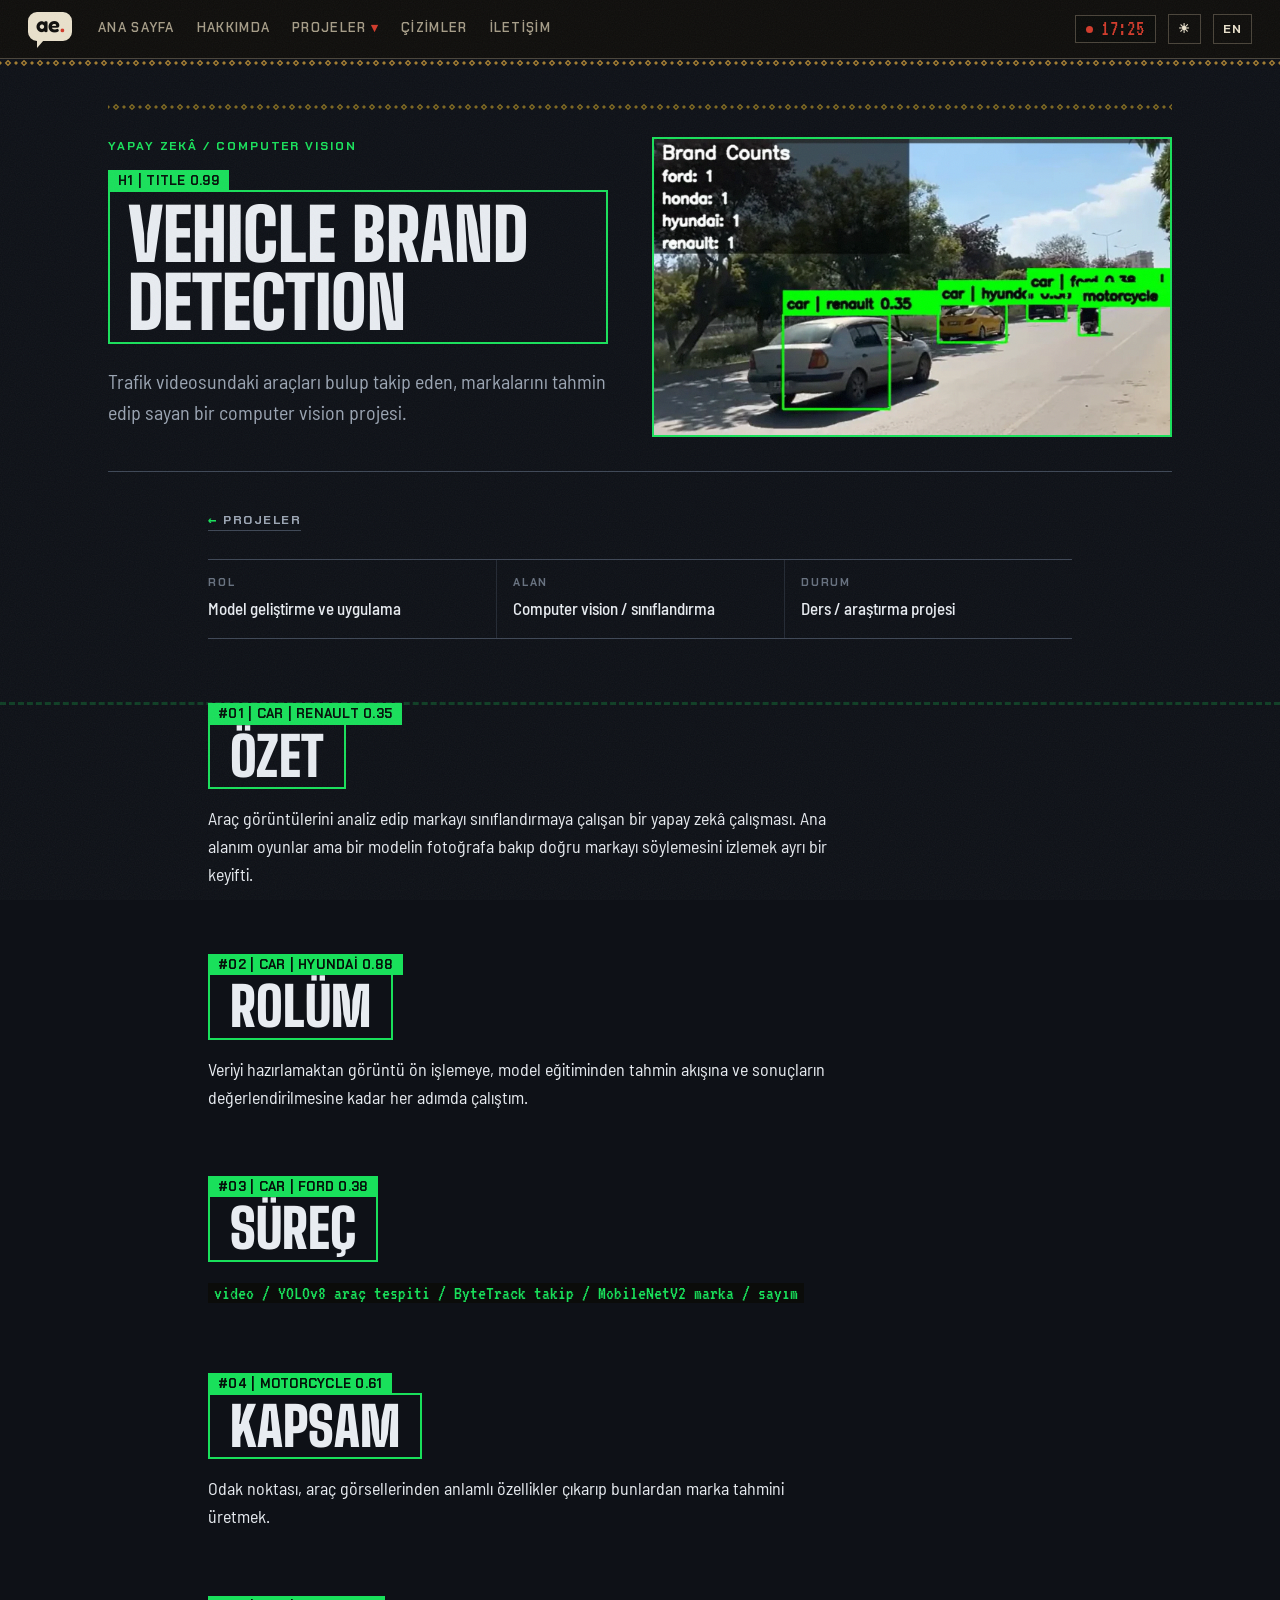
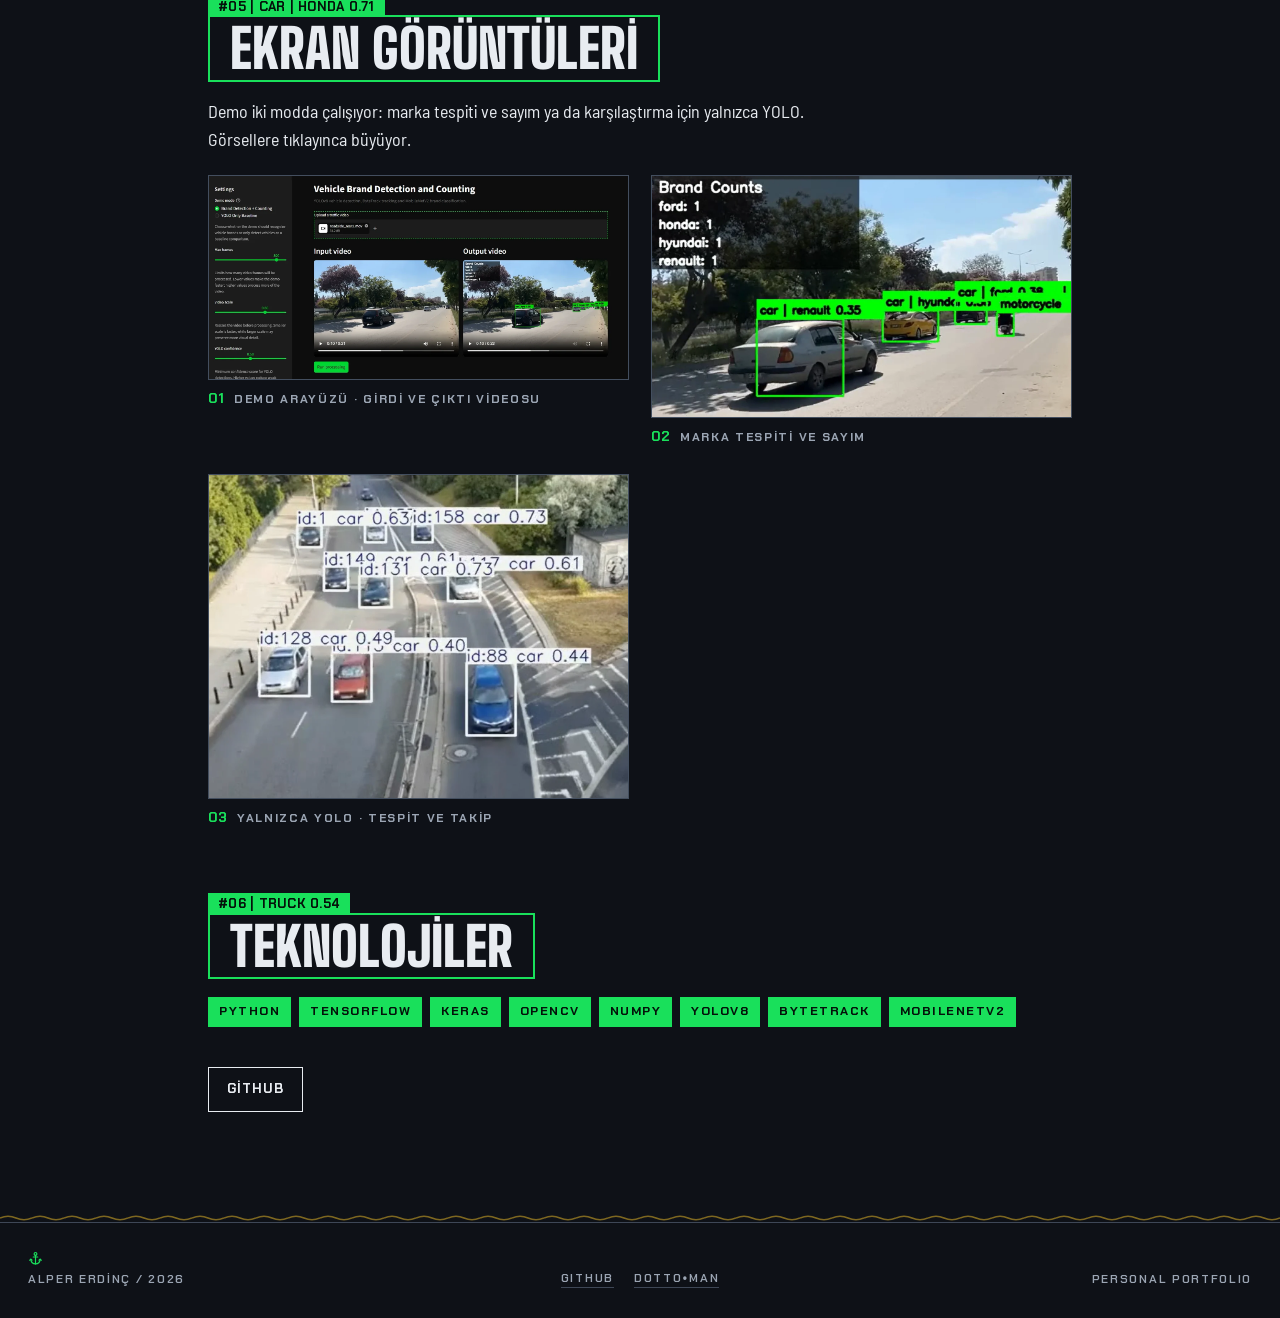
<file: pages/brand-detection.html>
<!DOCTYPE html>
<html lang="tr" data-lang="tr">

<head>
  <meta charset="UTF-8" />
  <meta name="viewport" content="width=device-width, initial-scale=1.0" />
  <title>Vehicle Brand Detection — Alper Erdinç</title>
  <link rel="icon" type="image/svg+xml" href="../assets/favicon.svg" />
  <link rel="preconnect" href="https://fonts.googleapis.com" />
  <link rel="preconnect" href="https://fonts.gstatic.com" crossorigin />
  <link rel="stylesheet" href="https://fonts.googleapis.com/css2?family=Fredoka:wght@600&text=ae.&display=swap" />
  <link rel="stylesheet"
    href="https://fonts.googleapis.com/css2?family=Big+Shoulders+Display:wght@700;800;900&family=Barlow+Semi+Condensed:wght@400;500;600&family=Chakra+Petch:wght@500;600;700&family=VT323&display=swap" />
  <link rel="stylesheet" href="../css/analog.css?v=37" />
  <link rel="stylesheet" href="../css/worlds/brand.css?v=3" />
</head>

<body data-world="brand">
  <div class="cursor" id="cursor"></div>
  <div class="grain" aria-hidden="true"></div>

  <nav class="navbar">
    <a href="../index.html" class="nav-logo">ae<span style="color: var(--accent)">.</span></a>

    <div class="nav-links">
      <a href="../index.html" data-tr="ana sayfa" data-en="home">ana sayfa</a>
      <a href="../index.html#about" data-tr="hakkımda" data-en="about">hakkımda</a>

      <details class="nav-dropdown">
        <summary data-tr="projeler" data-en="projects">projeler</summary>

        <div class="dropdown-menu" lang="en">
          <a href="../index.html#projects" data-tr="tüm projeler" data-en="all projects">tüm projeler</a>
          <a href="dotto-block-breaker.html">Dotto: Block Breaker</a>
          <a href="divealamut.html">DiveAlamut</a>
          <a href="jazurider.html">JazuRider</a>
          <a href="dottoman.html">Dotto•Man</a>
          <a href="tez-oyunu.html" data-tr="adaptive npc ai" data-en="adaptive npc ai">adaptive npc ai</a>
          <a href="eticaret.html">CollecZone</a>
          <a href="nothing-to-report.html">Nothing To Report</a>
          <a href="2d-oyunlar.html" data-tr="Kantanfu" data-en="Kantanfu">Kantanfu</a>
          <a href="brand-detection.html">Vehicle Brand Detection</a>
        </div>
      </details>

      <a href="artworks.html" data-tr="çizimler" data-en="artworks">çizimler</a>

      <a href="../index.html#contact" data-tr="iletişim" data-en="contact">iletişim</a>
    </div>

    <div class="nav-right">
      <div class="nav-clock" aria-hidden="true">
        <span class="rec-led"></span>
        <span class="nav-clock-digits" id="navClock">00:00</span>
      </div>

      <div class="theme-controls" aria-label="Tema kontrolleri">
        <div class="theme-picker" aria-label="Renk teması seçimi">
          <button class="theme-dot theme-orange" type="button" data-theme-choice="orange" title="I / KIZIL"
            aria-label="Kırmızı tema">I</button>
          <button class="theme-dot theme-blue" type="button" data-theme-choice="blue" title="II / GÖK"
            aria-label="Turkuaz tema">II</button>
          <button class="theme-dot theme-purple" type="button" data-theme-choice="purple" title="III / ERGUVAN"
            aria-label="Erguvan tema">III</button>
          <button class="theme-dot theme-green" type="button" data-theme-choice="green" title="IV / YEŞİL"
            aria-label="Yeşil tema">IV</button>
        </div>

        <button class="mode-toggle" id="modeToggle" type="button" aria-label="Gündüz moduna geç">☀</button>
      </div>

      <button class="lang-toggle" id="langToggle">EN</button>
      <button class="nav-hamburger" id="navHamburger">menü</button>
    </div>
  </nav>

  <div class="mobile-menu" id="mobileMenu">
    <a href="../index.html" data-tr="ana sayfa" data-en="home">ana sayfa</a>
    <a href="../index.html#about" data-tr="hakkımda" data-en="about">hakkımda</a>

    <details class="mobile-dropdown">
      <summary data-tr="projeler" data-en="projects">projeler</summary>

      <div class="mobile-dropdown-menu" lang="en">
        <a href="../index.html#projects" data-tr="tüm projeler" data-en="all projects">tüm projeler</a>
        <a href="dotto-block-breaker.html">Dotto: Block Breaker</a>
        <a href="divealamut.html">DiveAlamut</a>
        <a href="jazurider.html">JazuRider</a>
        <a href="dottoman.html">Dotto•Man</a>
        <a href="tez-oyunu.html" data-tr="ADAPTIVE NPC AI" data-en="ADAPTIVE NPC AI">ADAPTIVE NPC AI</a>
        <a href="eticaret.html">CollecZone</a>
        <a href="nothing-to-report.html">Nothing To Report</a>
        <a href="2d-oyunlar.html" data-tr="Kantanfu" data-en="Kantanfu">Kantanfu</a>
        <a href="brand-detection.html">Vehicle Brand Detection</a>
      </div>
    </details>

    <a href="artworks.html" data-tr="çizimler" data-en="artworks">çizimler</a>
    <a href="../index.html#contact" data-tr="iletişim" data-en="contact">iletişim</a>
  </div>

  <div class="world world-brand">
  <div class="traffic" aria-hidden="true">
    <i class="lane"></i>
    <span class="det" style="--y:58%;--w:190px;--h:104px;--t:120s;--d:-30s;--rest:20%"><b>car | renault 0.35</b></span>
    <span class="det" style="--y:66%;--w:150px;--h:82px;--t:95s;--d:-70s;--rest:55%"><b>car | hyundai 0.88</b></span>
    <span class="det rev" style="--y:72%;--w:64px;--h:70px;--t:140s;--d:-20s;--rest:78%"><b>motorcycle 0.61</b></span>
    <span class="det rev" style="--y:50%;--w:170px;--h:92px;--t:170s;--d:-110s;--rest:40%"><b>car | ford 0.38</b></span>
    <span class="det" style="--y:30%;--w:130px;--h:70px;--t:200s;--d:-90s;--rest:10%"><b>car | honda 0.71</b></span>
    <span class="det rev" style="--y:16%;--w:220px;--h:120px;--t:230s;--d:-150s;--rest:62%"><b>truck 0.54</b></span>
  </div>

  <section class="project-hero project-hero--shot">
    <div class="project-hero-dots"></div>

    <div class="project-hero-content">
      <div class="badge" data-tr="yapay zekâ / COMPUTER VISION" data-en="ai / computer vision">yapay zekâ / computer
        vision</div>
      <h1 lang="en">Vehicle Brand Detection</h1>
      <p class="lead" data-tr="Trafik videosundaki araçları bulup takip eden, markalarını tahmin edip sayan bir computer vision projesi." data-en="A computer vision project that finds and tracks the cars in a traffic video, guesses their brands and counts them.">
        Trafik videosundaki araçları bulup takip eden, markalarını tahmin edip sayan bir computer vision projesi.
      </p>
      <figure class="hero-shot">
        <img src="../images/projects/brand-detection/02-brand-counts.webp" alt="Araçların üzerinde marka etiketleri ve sol üstte markalara göre sayaç" width="1370" height="786" />
      </figure>
    </div>
  </section>

  <main class="project-body">
    <a href="../index.html#projects" class="back-link" data-tr="projeler" data-en="projects">projeler</a>

    <div class="case-meta">
      <div class="meta-item">
        <span data-tr="rol" data-en="role">rol</span>
        <p data-tr="Model geliştirme ve uygulama" data-en="Model development and implementation">Model geliştirme ve
          uygulama</p>
      </div>

      <div class="meta-item">
        <span data-tr="alan" data-en="field">alan</span>
        <p data-tr="Computer vision / sınıflandırma" data-en="Computer vision / classification">Computer vision /
          sınıflandırma</p>
      </div>

      <div class="meta-item">
        <span data-tr="durum" data-en="status">durum</span>
        <p data-tr="Ders / araştırma projesi" data-en="Course / research project">Ders / araştırma projesi</p>
      </div>
    </div>

    <h2 data-tr="özet" data-en="overview">özet</h2>
    <p data-tr="Araç görüntülerini analiz edip markayı sınıflandırmaya çalışan bir yapay zekâ çalışması. Ana alanım oyunlar ama bir modelin fotoğrafa bakıp doğru markayı söylemesini izlemek ayrı bir keyifti." data-en="An AI project that analyses car images and tries to classify the brand. Games are my main thing, but watching a model look at a photo and name the right brand was its own kind of fun.">
        Araç görüntülerini analiz edip markayı sınıflandırmaya çalışan bir yapay zekâ çalışması. Ana alanım oyunlar ama bir modelin fotoğrafa bakıp doğru markayı söylemesini izlemek ayrı bir keyifti.
      </p>

    <h2 data-tr="rolüm" data-en="my role">rolüm</h2>
    <p data-tr="Veriyi hazırlamaktan görüntü ön işlemeye, model eğitiminden tahmin akışına ve sonuçların değerlendirilmesine kadar her adımda çalıştım." data-en="I worked on every step, from preparing the data and preprocessing the images to training the model, the prediction pipeline and evaluating the results.">
        Veriyi hazırlamaktan görüntü ön işlemeye, model eğitiminden tahmin akışına ve sonuçların değerlendirilmesine kadar her adımda çalıştım.
      </p>

    <h2 data-tr="süreç" data-en="pipeline">süreç</h2>
    <p>
      <code class="inline-code">video / YOLOv8 araç tespiti / ByteTrack takip / MobileNetV2 marka / sayım</code>
    </p>

    <h2 data-tr="kapsam" data-en="scope">kapsam</h2>
    <p data-tr="Odak noktası, araç görsellerinden anlamlı özellikler çıkarıp bunlardan marka tahmini üretmek." data-en="The focus is pulling meaningful features out of car images and turning them into a brand prediction.">
        Odak noktası, araç görsellerinden anlamlı özellikler çıkarıp bunlardan marka tahmini üretmek.
      </p>

    <h2 data-tr="ekran görüntüleri" data-en="screenshots">ekran görüntüleri</h2>
    <p data-tr="Demo iki modda çalışıyor: marka tespiti ve sayım ya da karşılaştırma için yalnızca YOLO. Görsellere tıklayınca büyüyor."
      data-en="The demo runs in two modes: brand detection with counting, or YOLO only as a baseline. Click a screenshot to enlarge it.">
      Demo iki modda çalışıyor: marka tespiti ve sayım ya da karşılaştırma için yalnızca YOLO. Görsellere tıklayınca büyüyor.
    </p>

    <div class="shots">
      <figure class="shot">
        <a href="../images/projects/brand-detection/01-demo-app.webp"><img src="../images/projects/brand-detection/01-demo-app.webp" alt="Demo arayüzü: solda ayarlar, ortada yüklenen trafik videosu ve işlenmiş çıktı videosu" width="1600" height="773" loading="lazy" /></a>
        <figcaption><span class="shot-no">01</span><span data-tr="demo arayüzü · girdi ve çıktı videosu" data-en="demo app · input and output video">demo arayüzü · girdi ve çıktı videosu</span></figcaption>
      </figure>
      <figure class="shot">
        <a href="../images/projects/brand-detection/02-brand-counts.webp"><img src="../images/projects/brand-detection/02-brand-counts.webp" alt="Araçların üzerinde marka etiketleri ve sol üstte markalara göre sayaç" width="1370" height="786" loading="lazy" /></a>
        <figcaption><span class="shot-no">02</span><span data-tr="marka tespiti ve sayım" data-en="brand detection and counting">marka tespiti ve sayım</span></figcaption>
      </figure>
      <figure class="shot">
        <a href="../images/projects/brand-detection/03-yolo-tracking.webp"><img src="../images/projects/brand-detection/03-yolo-tracking.webp" alt="Marka sınıflandırması olmadan araç tespiti ve takip numaraları" width="1172" height="905" loading="lazy" /></a>
        <figcaption><span class="shot-no">03</span><span data-tr="yalnızca YOLO · tespit ve takip" data-en="YOLO only · detection and tracking">yalnızca YOLO · tespit ve takip</span></figcaption>
      </figure>
    </div>

    <h2 data-tr="teknolojiler" data-en="tech stack">teknolojiler</h2>
    <ul lang="en">
      <li>Python</li>
      <li>TensorFlow</li>
      <li>Keras</li>
      <li>OpenCV</li>
      <li>NumPy</li>
      <li>YOLOv8</li>
      <li>ByteTrack</li>
      <li>MobileNetV2</li>
    </ul>

    <div class="project-links">
      <a href="https://github.com/alpererdinc" target="_blank" class="btn btn-white" data-tr="github"
        data-en="github">github</a>
    </div>
  </main>

  <footer class="footer">
    <div class="footer-left">alper erdinç / 2026</div>

    <div class="footer-links" lang="en">
      <a href="https://github.com/alpererdinc" target="_blank">github</a>
      <a href="dottoman/">dotto<span class="mid-dot">•</span>man</a>
    </div>

    <div class="footer-right" lang="en">personal portfolio</div>
  </footer>


  <button class="scroll-top" id="scrollTopBtn" aria-label="Sayfanın başına dön">
    ↑
  </button>
  </div>

  <script src="../js/main.js?v=analog13"></script>
  <script src="../js/worlds/brand.js?v=1"></script>
  <script data-goatcounter="https://alpererdinc.goatcounter.com/count"
    async src="https://gc.zgo.at/count.js"></script>
</body>

</html>
</file>
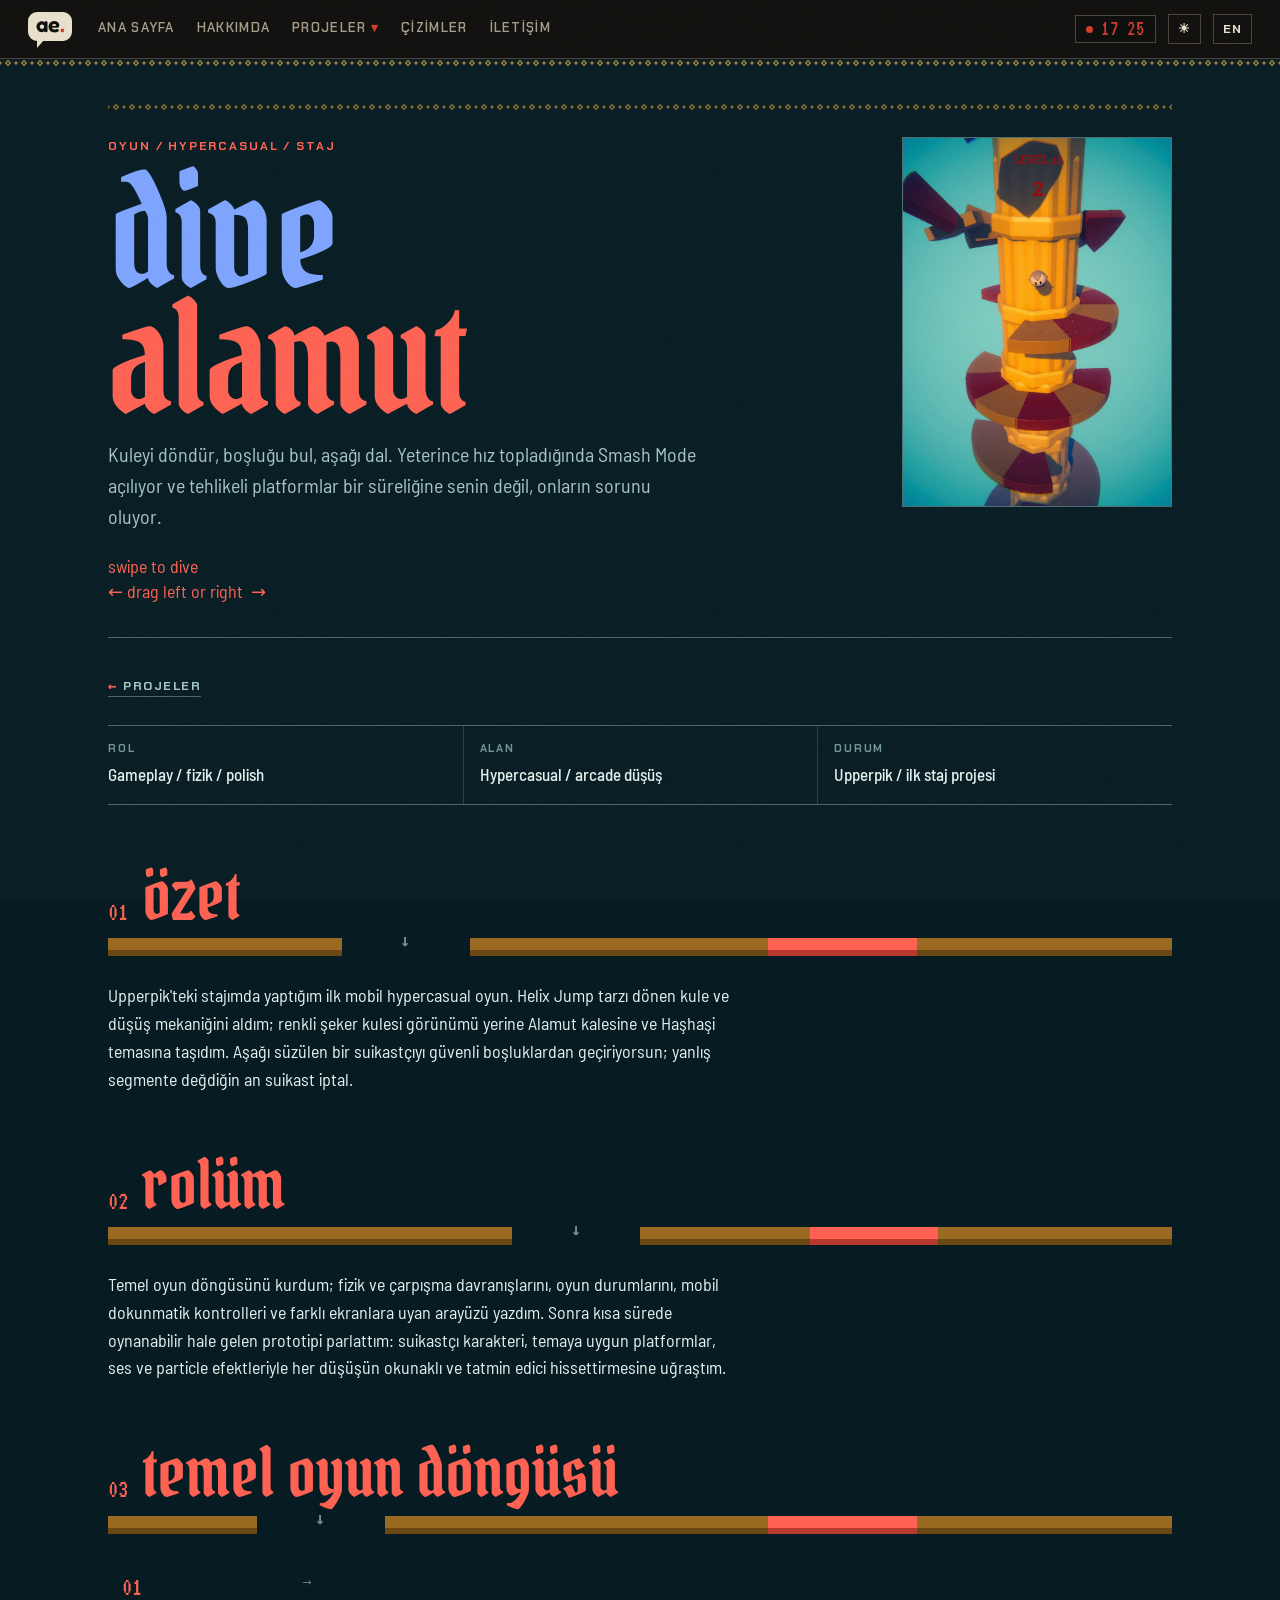
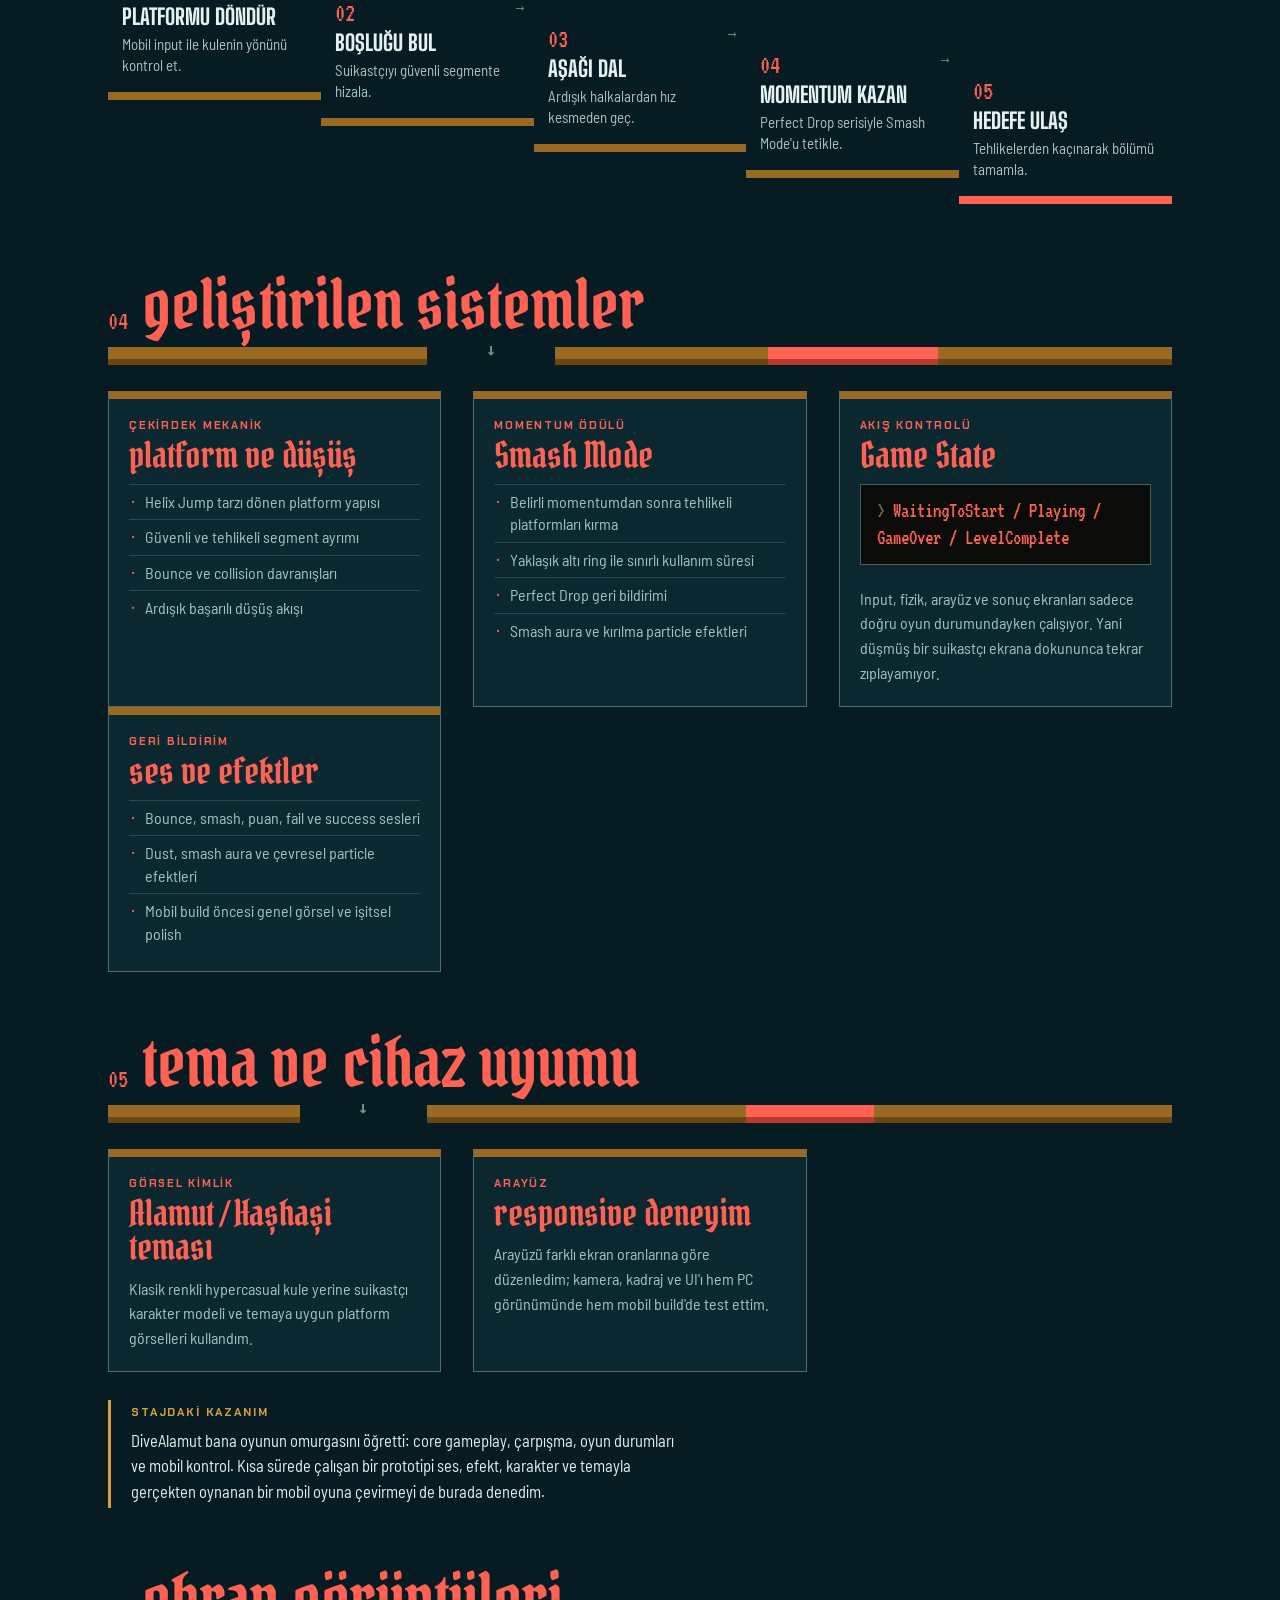
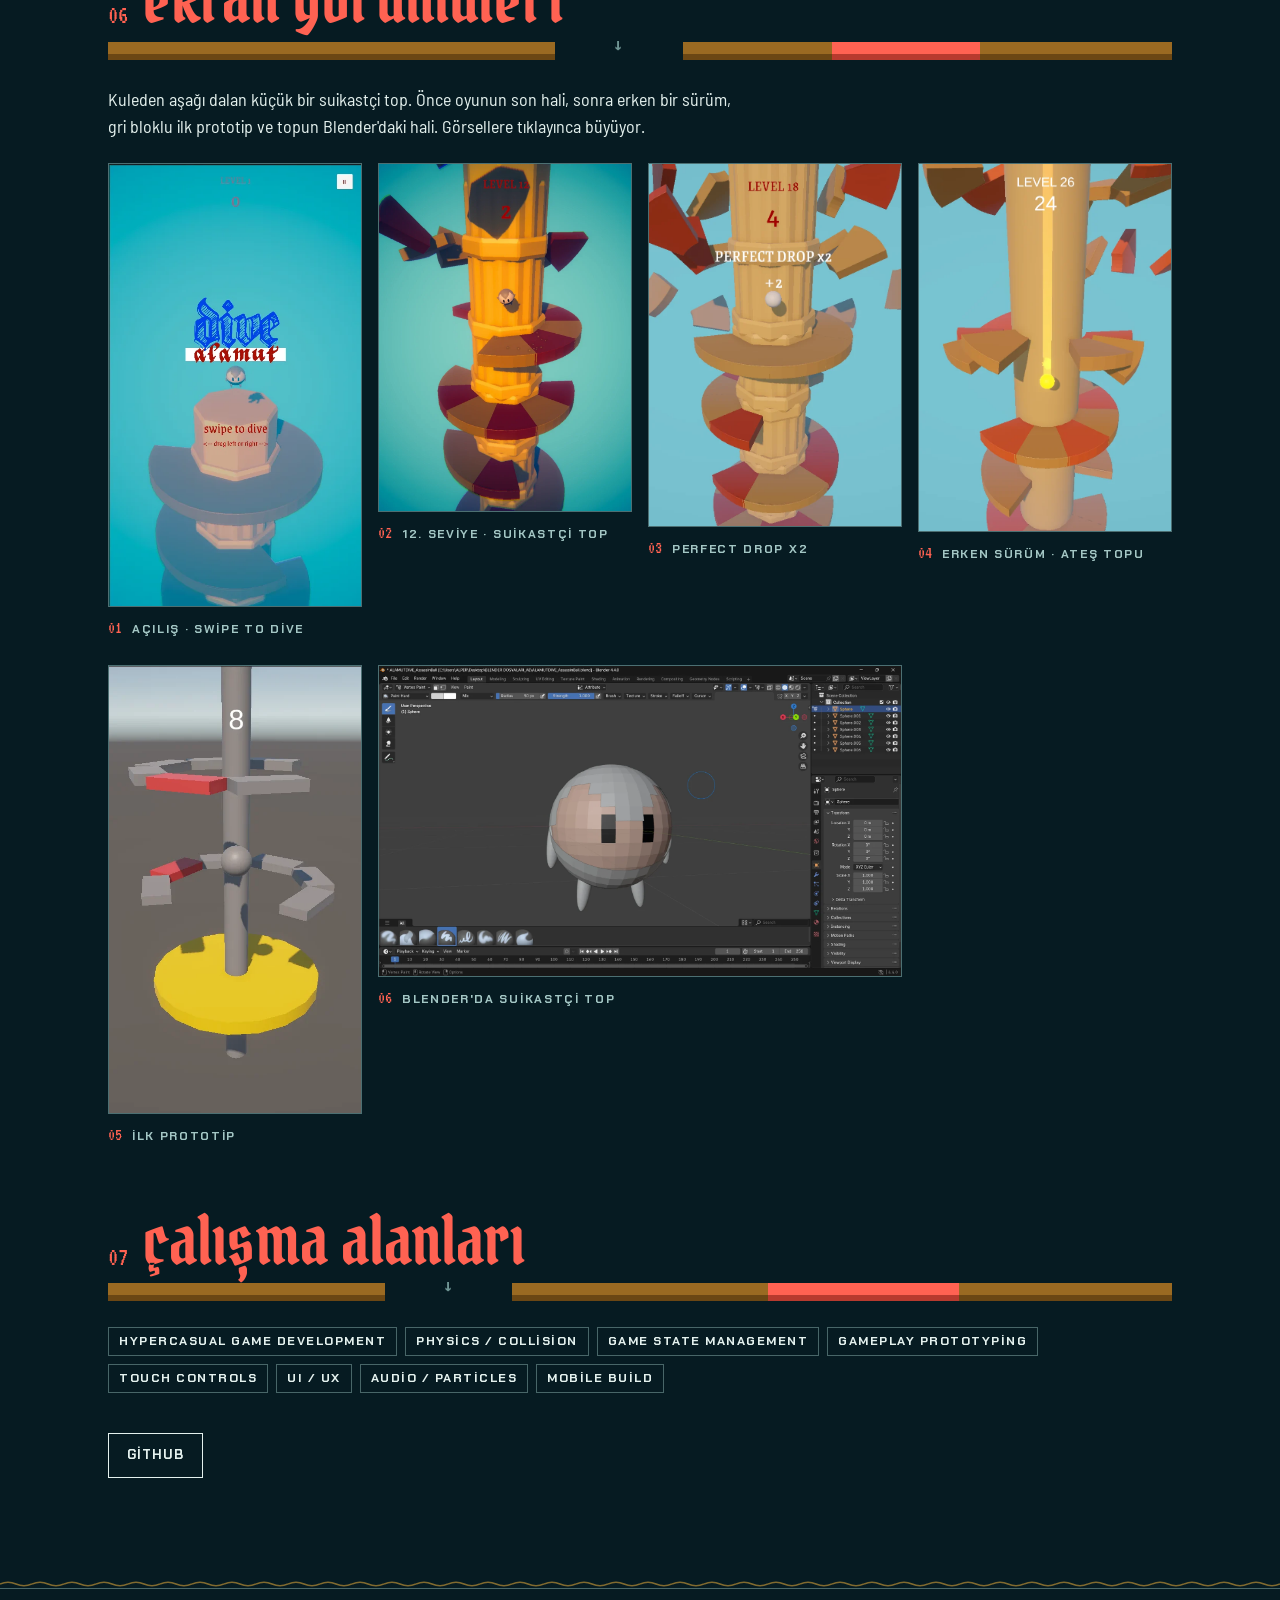
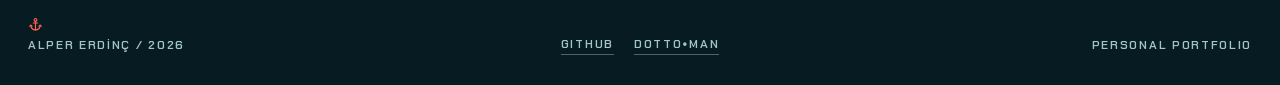
<file: pages/divealamut.html>
<!DOCTYPE html>
<html lang="tr" data-lang="tr">

<head>
  <meta charset="UTF-8" />
  <meta name="viewport" content="width=device-width, initial-scale=1.0" />
  <title>DiveAlamut — Alper Erdinç</title>
  <link rel="icon" type="image/svg+xml" href="../assets/favicon.svg" />
  <link rel="preconnect" href="https://fonts.googleapis.com" />
  <link rel="preconnect" href="https://fonts.gstatic.com" crossorigin />
  <link rel="stylesheet" href="https://fonts.googleapis.com/css2?family=Fredoka:wght@600&text=ae.&display=swap" />
  <link rel="stylesheet"
    href="https://fonts.googleapis.com/css2?family=Big+Shoulders+Display:wght@700;800;900&family=Barlow+Semi+Condensed:wght@400;500;600&family=Chakra+Petch:wght@500;600;700&family=VT323&display=swap" />
  <link rel="stylesheet" href="../css/analog.css?v=37" />
  <link rel="stylesheet" href="https://fonts.googleapis.com/css2?family=Pirata+One&display=swap" />
  <link rel="stylesheet" href="../css/worlds/alamut.css?v=2" />
</head>

<body data-world="alamut">
  <div class="cursor" id="cursor"></div>
  <div class="grain" aria-hidden="true"></div>

  <nav class="navbar">
    <a href="../index.html" class="nav-logo">ae<span style="color: var(--accent)">.</span></a>

    <div class="nav-links">
      <a href="../index.html" data-tr="ana sayfa" data-en="home">ana sayfa</a>
      <a href="../index.html#about" data-tr="hakkımda" data-en="about">hakkımda</a>

      <details class="nav-dropdown">
        <summary data-tr="projeler" data-en="projects">projeler</summary>

        <div class="dropdown-menu" lang="en">
          <a href="../index.html#projects" data-tr="tüm projeler" data-en="all projects">tüm projeler</a>
          <a href="dotto-block-breaker.html">Dotto: Block Breaker</a>
          <a href="divealamut.html">DiveAlamut</a>
          <a href="jazurider.html">JazuRider</a>
          <a href="dottoman.html">Dotto•Man</a>
          <a href="tez-oyunu.html" data-tr="adaptive npc ai" data-en="adaptive npc ai">adaptive npc ai</a>
          <a href="eticaret.html">CollecZone</a>
          <a href="nothing-to-report.html">Nothing To Report</a>
          <a href="2d-oyunlar.html" data-tr="Kantanfu" data-en="Kantanfu">Kantanfu</a>
          <a href="brand-detection.html">Vehicle Brand Detection</a>
        </div>
      </details>

      <a href="artworks.html" data-tr="çizimler" data-en="artworks">çizimler</a>

      <a href="../index.html#contact" data-tr="iletişim" data-en="contact">iletişim</a>
    </div>

    <div class="nav-right">
      <div class="nav-clock" aria-hidden="true">
        <span class="rec-led"></span>
        <span class="nav-clock-digits" id="navClock">00:00</span>
      </div>

      <div class="theme-controls" aria-label="Tema kontrolleri">
        <div class="theme-picker" aria-label="Renk teması seçimi">
          <button class="theme-dot theme-orange" type="button" data-theme-choice="orange" title="I / KIZIL"
            aria-label="Kırmızı tema">I</button>
          <button class="theme-dot theme-blue" type="button" data-theme-choice="blue" title="II / GÖK"
            aria-label="Turkuaz tema">II</button>
          <button class="theme-dot theme-purple" type="button" data-theme-choice="purple" title="III / ERGUVAN"
            aria-label="Erguvan tema">III</button>
          <button class="theme-dot theme-green" type="button" data-theme-choice="green" title="IV / YEŞİL"
            aria-label="Yeşil tema">IV</button>
        </div>

        <button class="mode-toggle" id="modeToggle" type="button" aria-label="Gündüz moduna geç">☀</button>
      </div>

      <button class="lang-toggle" id="langToggle">EN</button>
      <button class="nav-hamburger" id="navHamburger">menü</button>
    </div>
  </nav>

  <div class="mobile-menu" id="mobileMenu">
    <a href="../index.html" data-tr="ana sayfa" data-en="home">ana sayfa</a>
    <a href="../index.html#about" data-tr="hakkımda" data-en="about">hakkımda</a>

    <details class="mobile-dropdown">
      <summary data-tr="projeler" data-en="projects">projeler</summary>

      <div class="mobile-dropdown-menu" lang="en">
        <a href="../index.html#projects" data-tr="tüm projeler" data-en="all projects">tüm projeler</a>
        <a href="dotto-block-breaker.html">Dotto: Block Breaker</a>
        <a href="divealamut.html">DiveAlamut</a>
        <a href="jazurider.html">JazuRider</a>
        <a href="dottoman.html">Dotto•Man</a>
        <a href="tez-oyunu.html" data-tr="ADAPTIVE NPC AI" data-en="ADAPTIVE NPC AI">ADAPTIVE NPC AI</a>
        <a href="eticaret.html">CollecZone</a>
        <a href="nothing-to-report.html">Nothing To Report</a>
        <a href="2d-oyunlar.html" data-tr="Kantanfu" data-en="Kantanfu">Kantanfu</a>
        <a href="brand-detection.html">Vehicle Brand Detection</a>
      </div>
    </details>

    <a href="artworks.html" data-tr="çizimler" data-en="artworks">çizimler</a>
    <a href="../index.html#contact" data-tr="iletişim" data-en="contact">iletişim</a>
  </div>

  <div class="world world-alamut">
  <div class="heights" aria-hidden="true">
    <svg class="cloud" viewBox="0 0 160 64" style="--y:14%;--w:260px;--t:150s;--d:-40s;--rest:62%" xmlns="http://www.w3.org/2000/svg"><path d="M8 62Q8 42 30 42Q36 18 62 22Q82 4 104 26Q132 20 138 44Q156 44 156 62Z"/></svg>
    <svg class="cloud" viewBox="0 0 160 64" style="--y:34%;--w:180px;--t:110s;--d:-95s;--rest:18%" xmlns="http://www.w3.org/2000/svg"><path d="M8 62Q8 42 30 42Q36 18 62 22Q82 4 104 26Q132 20 138 44Q156 44 156 62Z"/></svg>
    <svg class="cloud" viewBox="0 0 160 64" style="--y:52%;--w:320px;--t:190s;--d:-120s;--rest:40%" xmlns="http://www.w3.org/2000/svg"><path d="M8 62Q8 42 30 42Q36 18 62 22Q82 4 104 26Q132 20 138 44Q156 44 156 62Z"/></svg>
    <svg class="cloud" viewBox="0 0 160 64" style="--y:70%;--w:210px;--t:130s;--d:-20s;--rest:74%" xmlns="http://www.w3.org/2000/svg"><path d="M8 62Q8 42 30 42Q36 18 62 22Q82 4 104 26Q132 20 138 44Q156 44 156 62Z"/></svg>
    <svg class="cloud" viewBox="0 0 160 64" style="--y:86%;--w:280px;--t:170s;--d:-150s;--rest:8%" xmlns="http://www.w3.org/2000/svg"><path d="M8 62Q8 42 30 42Q36 18 62 22Q82 4 104 26Q132 20 138 44Q156 44 156 62Z"/></svg>
    <div class="tower"><i></i></div>
  </div>

  <section class="project-hero project-hero--shot">
    <div class="project-hero-dots"></div>
    <div class="project-hero-content">
      <div class="badge" data-tr="oyun / hypercasual / staj" data-en="game / hypercasual / internship">oyun / hypercasual / staj</div>
      <h1 lang="en"><span class="h1-a">dive</span> <span class="h1-b">alamut</span></h1>
      <p class="lead"
        data-tr="Kuleyi döndür, boşluğu bul, aşağı dal. Yeterince hız topladığında Smash Mode açılıyor ve tehlikeli platformlar bir süreliğine senin değil, onların sorunu oluyor." data-en="Spin the tower, find the gap, dive. Build enough speed and Smash Mode kicks in; for a while the dangerous platforms become their problem, not yours.">
        Kuleyi döndür, boşluğu bul, aşağı dal. Yeterince hız topladığında Smash Mode açılıyor ve tehlikeli platformlar bir süreliğine senin değil, onların sorunu oluyor.
      </p>
      <figure class="hero-shot">
        <img src="../images/projects/divealamut/02-level-12.webp" alt="12. seviyede sütunlu kule, kırmızı ve kahverengi platformlar arasında düşen suikastçi top" width="872" height="1198" />
      </figure>
    </div>
  </section>

  <main class="project-body project-body-wide">
    <a href="../index.html#projects" class="back-link" data-tr="projeler" data-en="projects">projeler</a>
    <div class="case-meta">
      <div class="meta-item">
        <span data-tr="rol" data-en="role">rol</span>
        <p data-tr="Gameplay / fizik / polish" data-en="Gameplay / physics / polish">Gameplay / fizik / polish</p>
      </div>
      <div class="meta-item">
        <span data-tr="alan" data-en="field">alan</span>
        <p data-tr="Hypercasual / arcade düşüş" data-en="Hypercasual / arcade descent">Hypercasual / arcade düşüş</p>
      </div>
      <div class="meta-item">
        <span data-tr="durum" data-en="status">durum</span>
        <p data-tr="Upperpik / ilk staj projesi" data-en="Upperpik / first internship project">Upperpik / ilk staj projesi</p>
      </div>
    </div>

    <h2 data-tr="özet" data-en="overview">özet</h2>
    <p
      data-tr="Upperpik'teki stajımda yaptığım ilk mobil hypercasual oyun. Helix Jump tarzı dönen kule ve düşüş mekaniğini aldım; renkli şeker kulesi görünümü yerine Alamut kalesine ve Haşhaşi temasına taşıdım. Aşağı süzülen bir suikastçıyı güvenli boşluklardan geçiriyorsun; yanlış segmente değdiğin an suikast iptal." data-en="My first mobile hypercasual game, made during my internship at Upperpik. I took the Helix Jump style spinning tower and fall, and moved it from a candy-coloured tower to the fortress of Alamut and its Hashashin. You guide a falling assassin through the safe gaps; touch the wrong segment and the assassination is off.">
        Upperpik'teki stajımda yaptığım ilk mobil hypercasual oyun. Helix Jump tarzı dönen kule ve düşüş mekaniğini aldım; renkli şeker kulesi görünümü yerine Alamut kalesine ve Haşhaşi temasına taşıdım. Aşağı süzülen bir suikastçıyı güvenli boşluklardan geçiriyorsun; yanlış segmente değdiğin an suikast iptal.
      </p>

    <h2 data-tr="rolüm" data-en="my role">rolüm</h2>
    <p
      data-tr="Temel oyun döngüsünü kurdum; fizik ve çarpışma davranışlarını, oyun durumlarını, mobil dokunmatik kontrolleri ve farklı ekranlara uyan arayüzü yazdım. Sonra kısa sürede oynanabilir hale gelen prototipi parlattım: suikastçı karakteri, temaya uygun platformlar, ses ve particle efektleriyle her düşüşün okunaklı ve tatmin edici hissettirmesine uğraştım." data-en="I built the core loop and wrote the physics and collision behaviour, the game states, the touch controls and a UI that fits different screens. Then I polished the quickly playable prototype: with the assassin character, themed platforms, sound and particles, I worked on making every drop readable and satisfying.">
        Temel oyun döngüsünü kurdum; fizik ve çarpışma davranışlarını, oyun durumlarını, mobil dokunmatik kontrolleri ve farklı ekranlara uyan arayüzü yazdım. Sonra kısa sürede oynanabilir hale gelen prototipi parlattım: suikastçı karakteri, temaya uygun platformlar, ses ve particle efektleriyle her düşüşün okunaklı ve tatmin edici hissettirmesine uğraştım.
      </p>

    <h2 data-tr="temel oyun döngüsü" data-en="core gameplay loop">temel oyun döngüsü</h2>
    <div class="game-loop">
      <div class="game-loop-step">
        <span>01</span>
        <strong data-tr="platformu döndür" data-en="rotate">platformu döndür</strong>
        <small data-tr="Mobil input ile kulenin yönünü kontrol et." data-en="Control the tower orientation with mobile input.">Mobil input ile kulenin yönünü kontrol et.</small>
      </div>
      <div class="game-loop-step">
        <span>02</span>
        <strong data-tr="boşluğu bul" data-en="find the gap">boşluğu bul</strong>
        <small data-tr="Suikastçıyı güvenli segmente hizala." data-en="Align the assassin with a safe segment.">Suikastçıyı güvenli segmente hizala.</small>
      </div>
      <div class="game-loop-step">
        <span>03</span>
        <strong data-tr="aşağı dal" data-en="dive">aşağı dal</strong>
        <small data-tr="Ardışık halkalardan hız kesmeden geç." data-en="Pass consecutive rings without losing speed.">Ardışık halkalardan hız kesmeden geç.</small>
      </div>
      <div class="game-loop-step">
        <span>04</span>
        <strong data-tr="momentum kazan" data-en="build momentum">momentum kazan</strong>
        <small data-tr="Perfect Drop serisiyle Smash Mode'u tetikle." data-en="Trigger Smash Mode through a Perfect Drop streak.">Perfect Drop serisiyle Smash Mode'u tetikle.</small>
      </div>
      <div class="game-loop-step">
        <span>05</span>
        <strong data-tr="hedefe ulaş" data-en="reach the goal">hedefe ulaş</strong>
        <small data-tr="Tehlikelerden kaçınarak bölümü tamamla." data-en="Complete the level while avoiding hazards.">Tehlikelerden kaçınarak bölümü tamamla.</small>
      </div>
    </div>

    <h2 data-tr="geliştirilen sistemler" data-en="developed systems">geliştirilen sistemler</h2>
    <div class="system-grid">
      <article class="system-card">
        <span class="system-card-kicker" data-tr="çekirdek mekanik" data-en="core mechanic">çekirdek mekanik</span>
        <h3 data-tr="platform ve düşüş" data-en="platform and descent">platform ve düşüş</h3>
        <ul class="system-list">
          <li data-tr="Helix Jump tarzı dönen platform yapısı" data-en="Helix Jump-style rotating platform structure">Helix Jump tarzı dönen platform yapısı</li>
          <li data-tr="Güvenli ve tehlikeli segment ayrımı" data-en="Safe and hazardous segment distinction">Güvenli ve tehlikeli segment ayrımı</li>
          <li data-tr="Bounce ve collision davranışları" data-en="Bounce and collision behavior">Bounce ve collision davranışları</li>
          <li data-tr="Ardışık başarılı düşüş akışı" data-en="Flow built around consecutive successful drops">Ardışık başarılı düşüş akışı</li>
        </ul>
      </article>

      <article class="system-card">
        <span class="system-card-kicker" data-tr="momentum ödülü" data-en="momentum reward">momentum ödülü</span>
        <h3>Smash Mode</h3>
        <ul class="system-list">
          <li data-tr="Belirli momentumdan sonra tehlikeli platformları kırma" data-en="Break hazardous platforms after reaching enough momentum">Belirli momentumdan sonra tehlikeli platformları kırma</li>
          <li data-tr="Yaklaşık altı ring ile sınırlı kullanım süresi" data-en="Duration limited to roughly six rings">Yaklaşık altı ring ile sınırlı kullanım süresi</li>
          <li data-tr="Perfect Drop geri bildirimi" data-en="Perfect Drop feedback">Perfect Drop geri bildirimi</li>
          <li data-tr="Smash aura ve kırılma particle efektleri" data-en="Smash aura and destruction particles">Smash aura ve kırılma particle efektleri</li>
        </ul>
      </article>

      <article class="system-card">
        <span class="system-card-kicker" data-tr="akış kontrolü" data-en="flow control">akış kontrolü</span>
        <h3>Game State</h3>
        <code class="architecture-line">WaitingToStart / Playing / GameOver / LevelComplete</code>
        <p data-tr="Input, fizik, arayüz ve sonuç ekranları sadece doğru oyun durumundayken çalışıyor. Yani düşmüş bir suikastçı ekrana dokununca tekrar zıplayamıyor." data-en="Input, physics, UI and result screens only run in the right game state. In other words, a fallen assassin can't tap the screen and jump again.">
        Input, fizik, arayüz ve sonuç ekranları sadece doğru oyun durumundayken çalışıyor. Yani düşmüş bir suikastçı ekrana dokununca tekrar zıplayamıyor.
      </p>
      </article>

      <article class="system-card">
        <span class="system-card-kicker" data-tr="geri bildirim" data-en="feedback">geri bildirim</span>
        <h3 data-tr="ses ve efektler" data-en="audio and effects">ses ve efektler</h3>
        <ul class="system-list">
          <li data-tr="Bounce, smash, puan, fail ve success sesleri" data-en="Bounce, smash, score, fail, and success sounds">Bounce, smash, puan, fail ve success sesleri</li>
          <li data-tr="Dust, smash aura ve çevresel particle efektleri" data-en="Dust, smash aura, and environmental particles">Dust, smash aura ve çevresel particle efektleri</li>
          <li data-tr="Mobil build öncesi genel görsel ve işitsel polish" data-en="General audiovisual polish before the mobile build">Mobil build öncesi genel görsel ve işitsel polish</li>
        </ul>
      </article>
    </div>

    <h2 data-tr="tema ve cihaz uyumu" data-en="theme and device support">tema ve cihaz uyumu</h2>
    <div class="system-grid">
      <article class="system-card">
        <span class="system-card-kicker" data-tr="görsel kimlik" data-en="visual identity">görsel kimlik</span>
        <h3 data-tr="Alamut / Haşhaşi teması" data-en="Alamut / Assassins theme">Alamut / Haşhaşi teması</h3>
        <p data-tr="Klasik renkli hypercasual kule yerine suikastçı karakter modeli ve temaya uygun platform görselleri kullandım." data-en="Instead of the usual colourful hypercasual tower, I used an assassin character model and platforms that fit the theme.">
        Klasik renkli hypercasual kule yerine suikastçı karakter modeli ve temaya uygun platform görselleri kullandım.
      </p>
      </article>
      <article class="system-card">
        <span class="system-card-kicker" data-tr="arayüz" data-en="interface">arayüz</span>
        <h3 data-tr="responsive deneyim" data-en="responsive experience">responsive deneyim</h3>
        <p data-tr="Arayüzü farklı ekran oranlarına göre düzenledim; kamera, kadraj ve UI'ı hem PC görünümünde hem mobil build'de test ettim." data-en="I laid out the UI for different aspect ratios and tested the camera, framing and UI both in the PC view and on a mobile build.">
        Arayüzü farklı ekran oranlarına göre düzenledim; kamera, kadraj ve UI'ı hem PC görünümünde hem mobil build'de test ettim.
      </p>
      </article>
    </div>

    <div class="engineering-note">
      <span data-tr="stajdaki kazanım" data-en="internship outcome">stajdaki kazanım</span>
      <p data-tr="DiveAlamut bana oyunun omurgasını öğretti: core gameplay, çarpışma, oyun durumları ve mobil kontrol. Kısa sürede çalışan bir prototipi ses, efekt, karakter ve temayla gerçekten oynanan bir mobil oyuna çevirmeyi de burada denedim." data-en="DiveAlamut taught me a game's backbone: core gameplay, collision, game states and mobile controls. It's also where I first turned a quick working prototype into a mobile game people actually play, with sound, effects, a character and a theme.">
        DiveAlamut bana oyunun omurgasını öğretti: core gameplay, çarpışma, oyun durumları ve mobil kontrol. Kısa sürede çalışan bir prototipi ses, efekt, karakter ve temayla gerçekten oynanan bir mobil oyuna çevirmeyi de burada denedim.
      </p>
    </div>

    <h2 data-tr="ekran görüntüleri" data-en="screenshots">ekran görüntüleri</h2>
    <p data-tr="Kuleden aşağı dalan küçük bir suikastçi top. Önce oyunun son hali, sonra erken bir sürüm, gri bloklu ilk prototip ve topun Blender'daki hali. Görsellere tıklayınca büyüyor."
      data-en="A small assassin ball diving down a tower. First the game as it ended up, then an early build, the grey-block first prototype and the ball in Blender. Click a screenshot to enlarge it.">
      Kuleden aşağı dalan küçük bir suikastçi top. Önce oyunun son hali, sonra erken bir sürüm, gri bloklu ilk prototip ve topun Blender'daki hali. Görsellere tıklayınca büyüyor.
    </p>

    <div class="shots shots--phone">
      <figure class="shot">
        <a href="../images/projects/divealamut/01-title.webp"><img src="../images/projects/divealamut/01-title.webp" alt="Kule tepesinde top karakter, dive alamut logosu ve swipe to dive yazısı" width="472" height="827" loading="lazy" /></a>
        <figcaption><span class="shot-no">01</span><span data-tr="açılış · swipe to dive" data-en="title · swipe to dive">açılış · swipe to dive</span></figcaption>
      </figure>
      <figure class="shot">
        <a href="../images/projects/divealamut/02-level-12.webp"><img src="../images/projects/divealamut/02-level-12.webp" alt="12. seviyede sütunlu kule, kırmızı ve kahverengi platformlar arasında düşen suikastçi top" width="872" height="1198" loading="lazy" /></a>
        <figcaption><span class="shot-no">02</span><span data-tr="12. seviye · suikastçi top" data-en="level 12 · the assassin ball">12. seviye · suikastçi top</span></figcaption>
      </figure>
      <figure class="shot">
        <a href="../images/projects/divealamut/03-perfect-drop.webp"><img src="../images/projects/divealamut/03-perfect-drop.webp" alt="18. seviyede Perfect Drop x2 yazısı ve dağılan platform parçaları" width="663" height="952" loading="lazy" /></a>
        <figcaption><span class="shot-no">03</span><span data-tr="perfect drop x2" data-en="perfect drop x2">perfect drop x2</span></figcaption>
      </figure>
      <figure class="shot">
        <a href="../images/projects/divealamut/04-fireball.webp"><img src="../images/projects/divealamut/04-fireball.webp" alt="26. seviyede arkasında ışık izi bırakarak platformları delen sarı top" width="655" height="952" loading="lazy" /></a>
        <figcaption><span class="shot-no">04</span><span data-tr="erken sürüm · ateş topu" data-en="early build · fireball">erken sürüm · ateş topu</span></figcaption>
      </figure>
      <figure class="shot">
        <a href="../images/projects/divealamut/05-prototype.webp"><img src="../images/projects/divealamut/05-prototype.webp" alt="Gri silindir etrafında gri ve kırmızı bloklar, altta sarı bitiş platformu" width="485" height="860" loading="lazy" /></a>
        <figcaption><span class="shot-no">05</span><span data-tr="ilk prototip" data-en="first prototype">ilk prototip</span></figcaption>
      </figure>
      <figure class="shot shot--wide">
        <a href="../images/projects/divealamut/06-blender-ball.webp"><img src="../images/projects/divealamut/06-blender-ball.webp" alt="Blender'da vertex paint ile boyanan, kapüşonlu ve küçük ayaklı top karakter" width="1600" height="951" loading="lazy" /></a>
        <figcaption><span class="shot-no">06</span><span data-tr="Blender'da suikastçi top" data-en="the assassin ball in Blender">Blender'da suikastçi top</span></figcaption>
      </figure>
    </div>

    <h2 data-tr="çalışma alanları" data-en="areas of work">çalışma alanları</h2>
    <ul>
      <li>Hypercasual Game Development</li>
      <li>Physics / Collision</li>
      <li>Game State Management</li>
      <li>Gameplay Prototyping</li>
      <li>Touch Controls</li>
      <li>UI / UX</li>
      <li>Audio / Particles</li>
      <li>Mobile Build</li>
    </ul>

    <div class="project-links">
      <a href="https://github.com/alpererdinc" target="_blank" rel="noopener noreferrer" class="btn btn-white">github</a>
    </div>
  </main>

  <footer class="footer">
    <div class="footer-left">alper erdinç / 2026</div>
    <div class="footer-links" lang="en">
      <a href="https://github.com/alpererdinc" target="_blank">github</a>
      <a href="dottoman/">dotto<span class="mid-dot">•</span>man</a>
    </div>
    <div class="footer-right" lang="en">personal portfolio</div>
  </footer>
  <button class="scroll-top" id="scrollTopBtn" aria-label="Sayfanın başına dön">▲</button>
  </div>

  <script src="../js/main.js?v=analog13"></script>
  <script src="../js/worlds/alamut.js?v=1"></script>
  <script data-goatcounter="https://alpererdinc.goatcounter.com/count"
    async src="https://gc.zgo.at/count.js"></script>
</body>

</html>
</file>
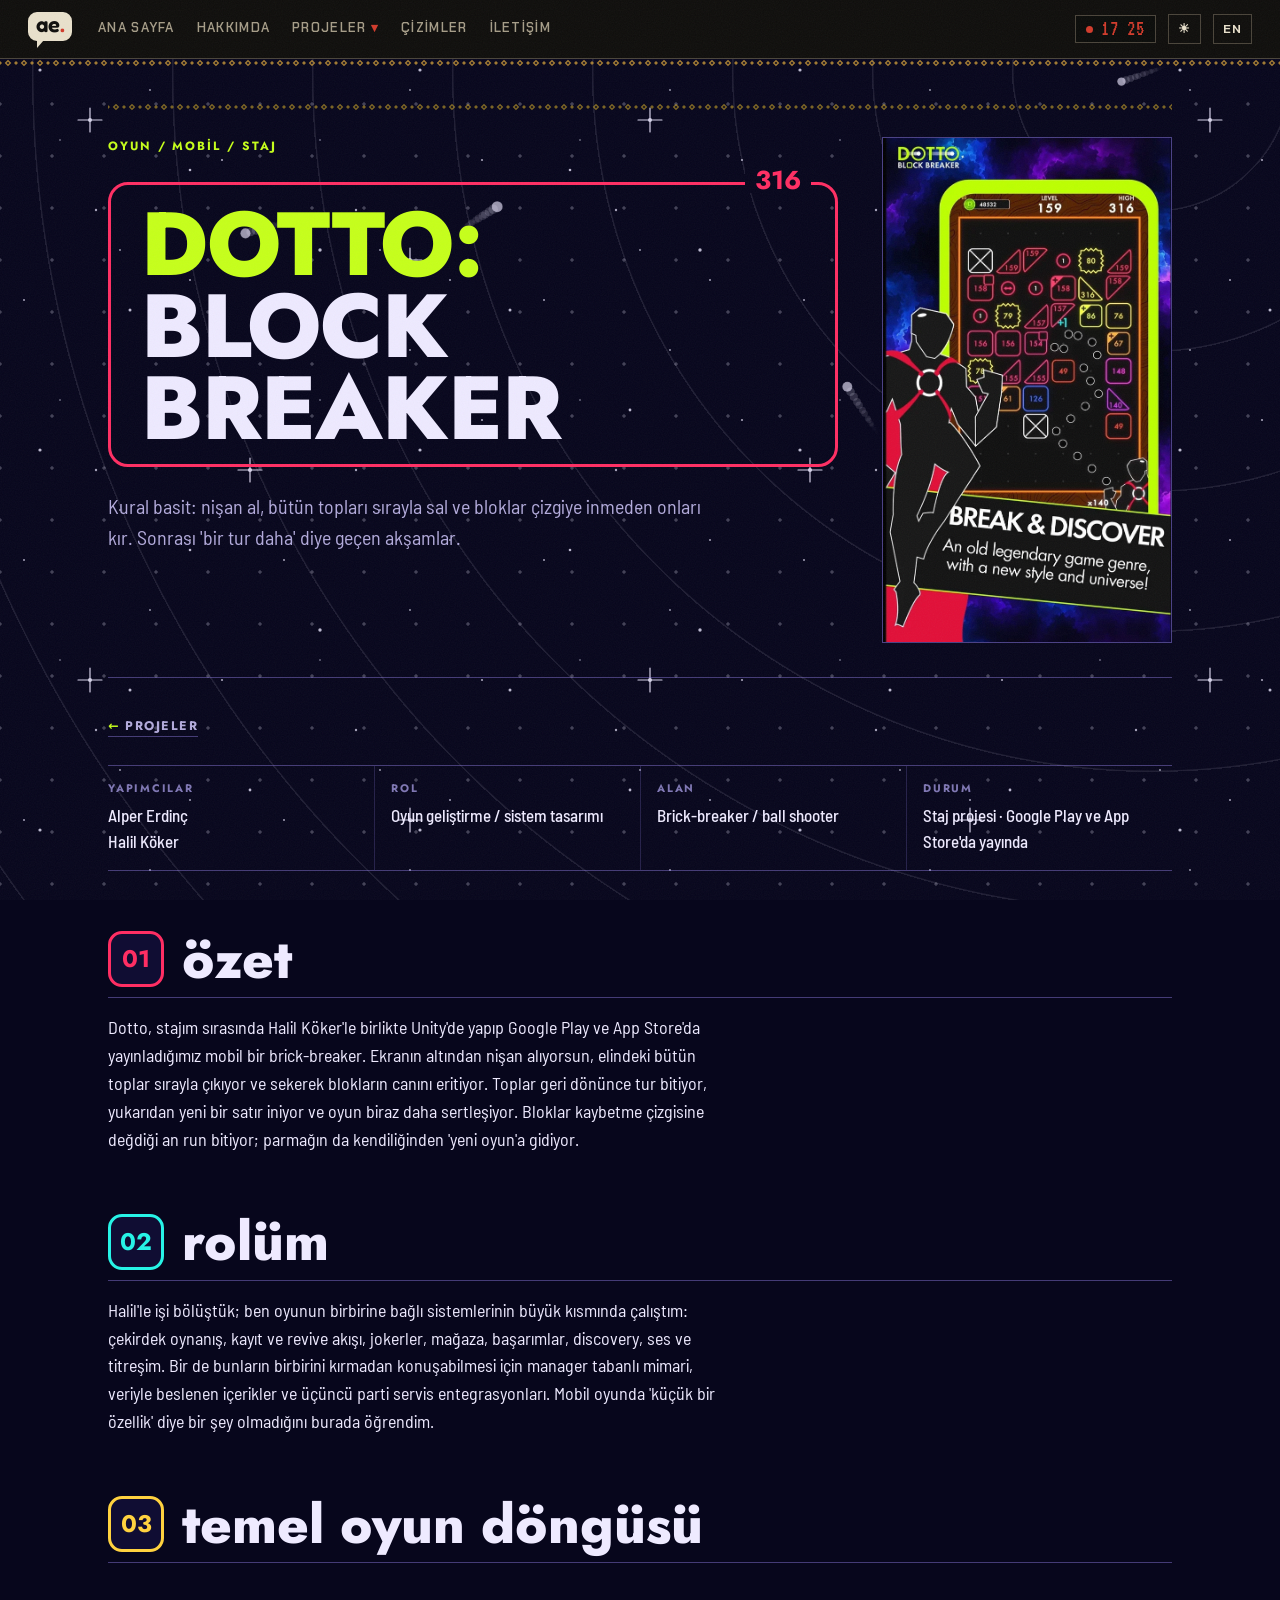
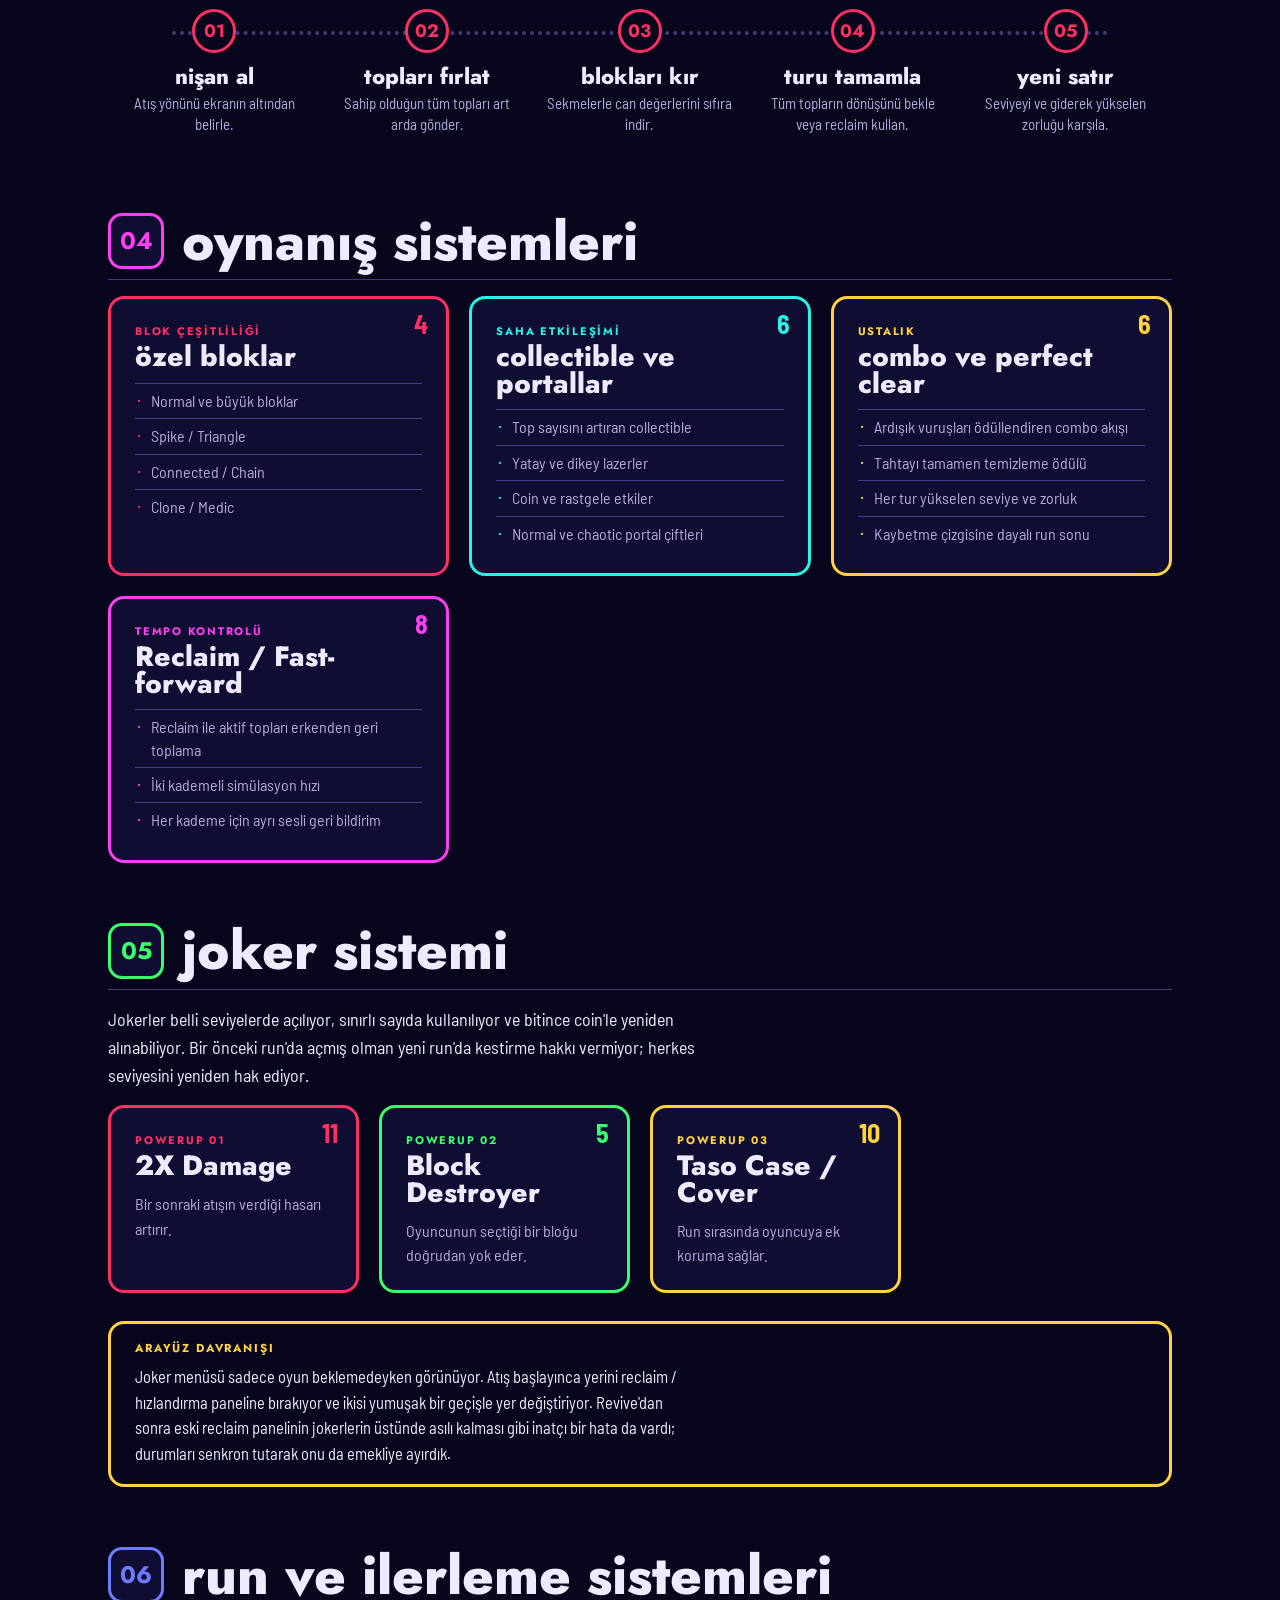
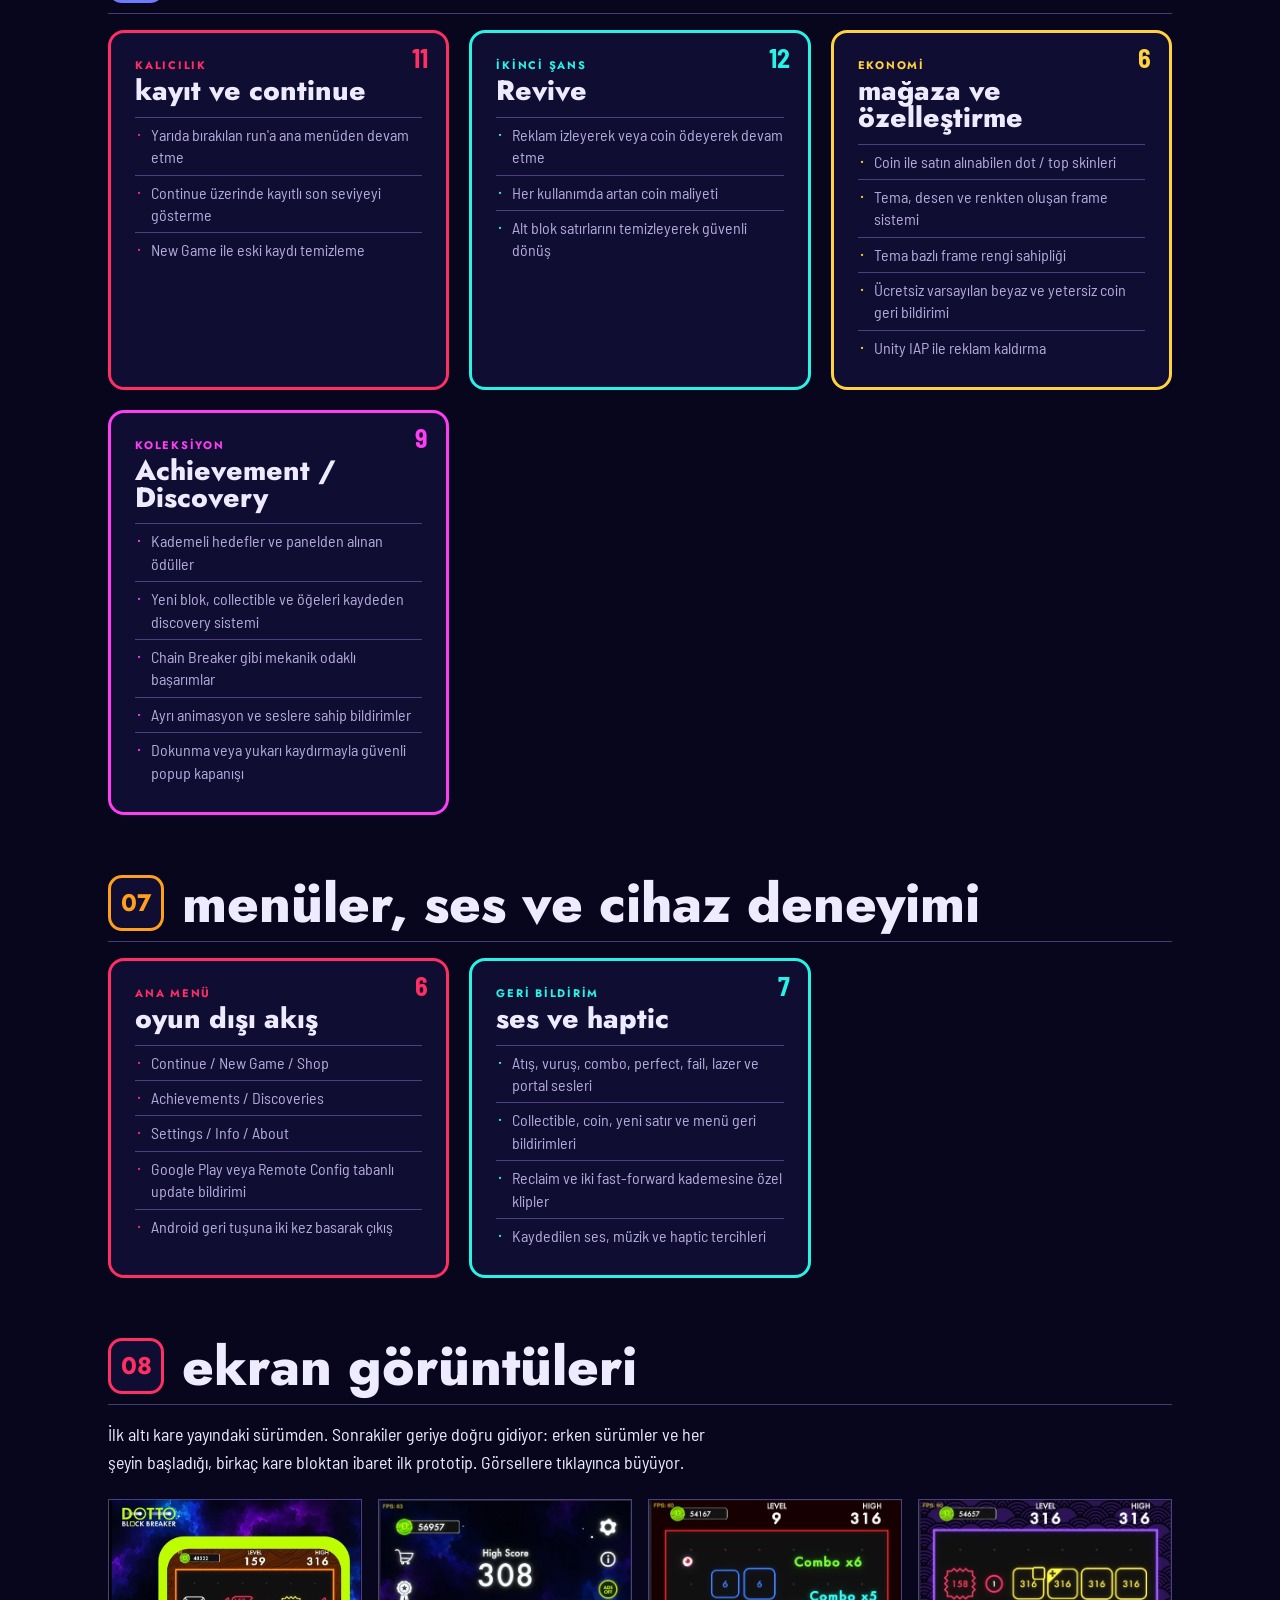
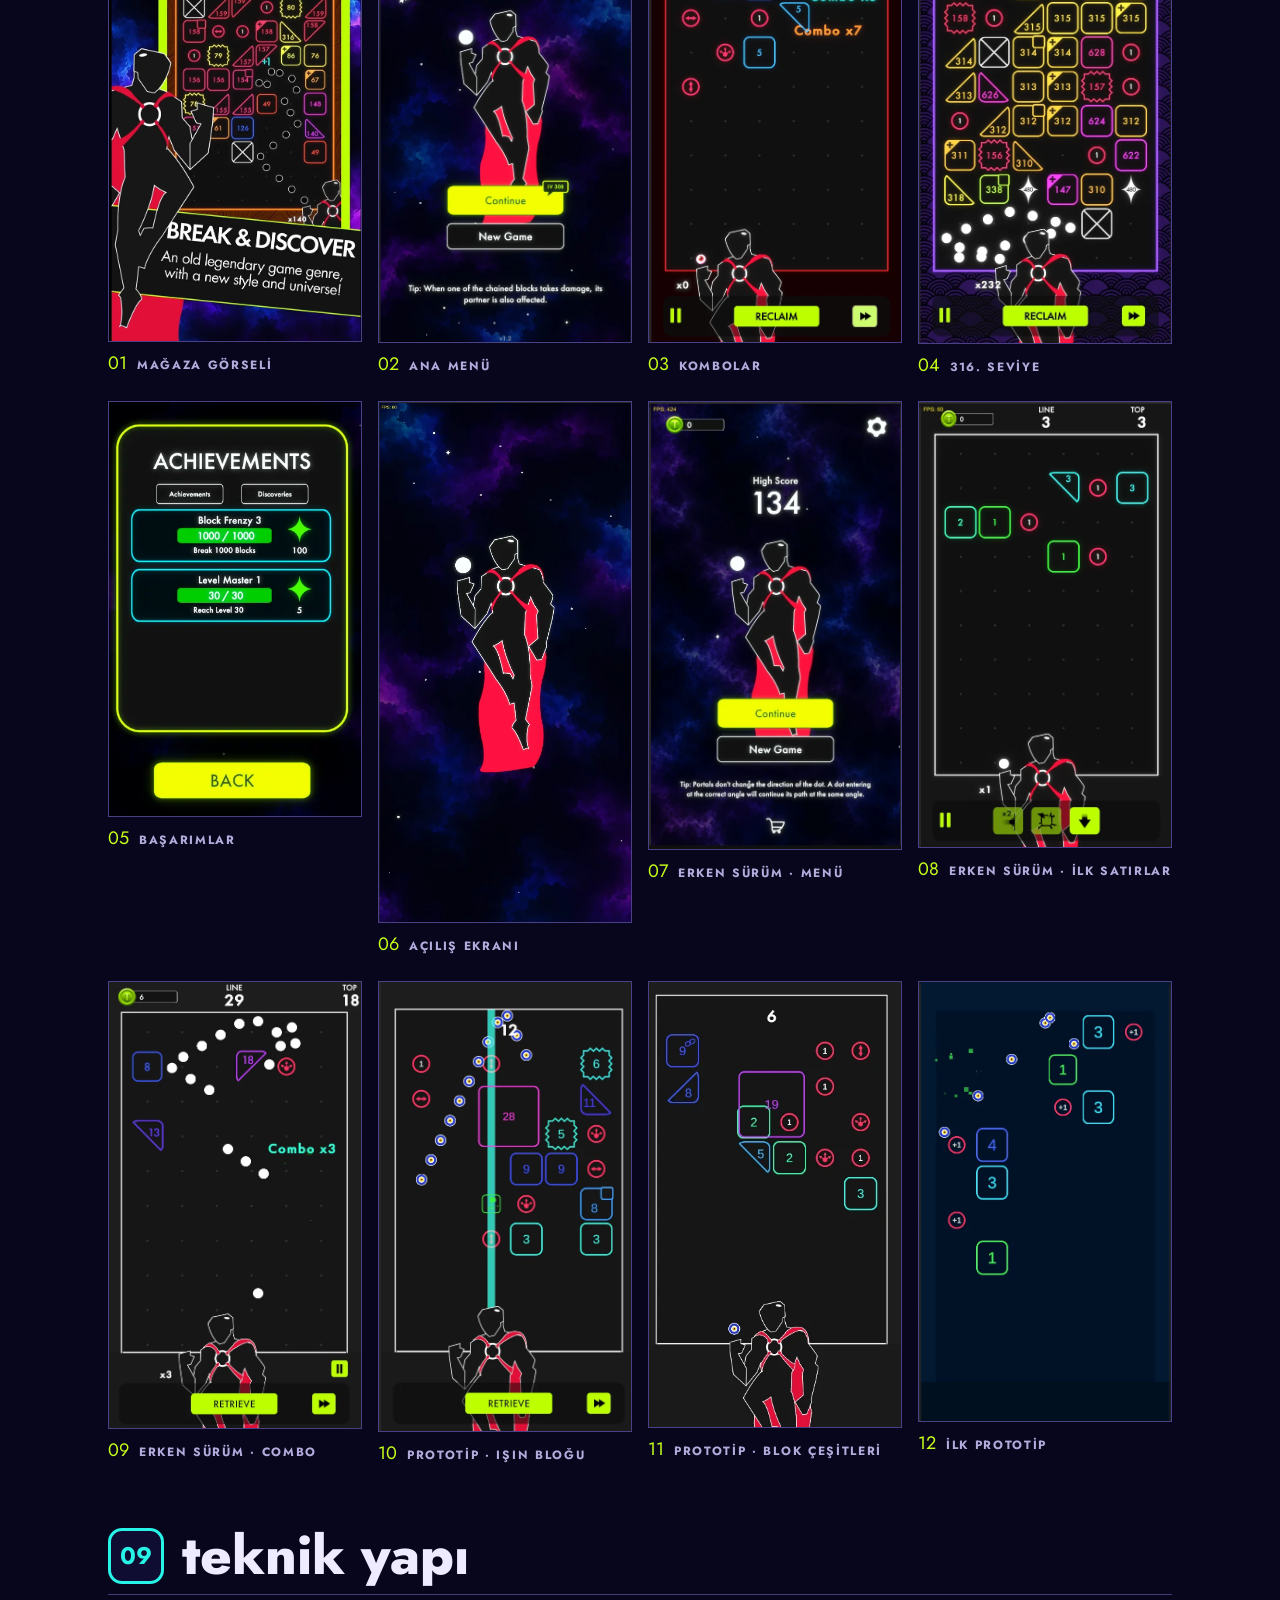
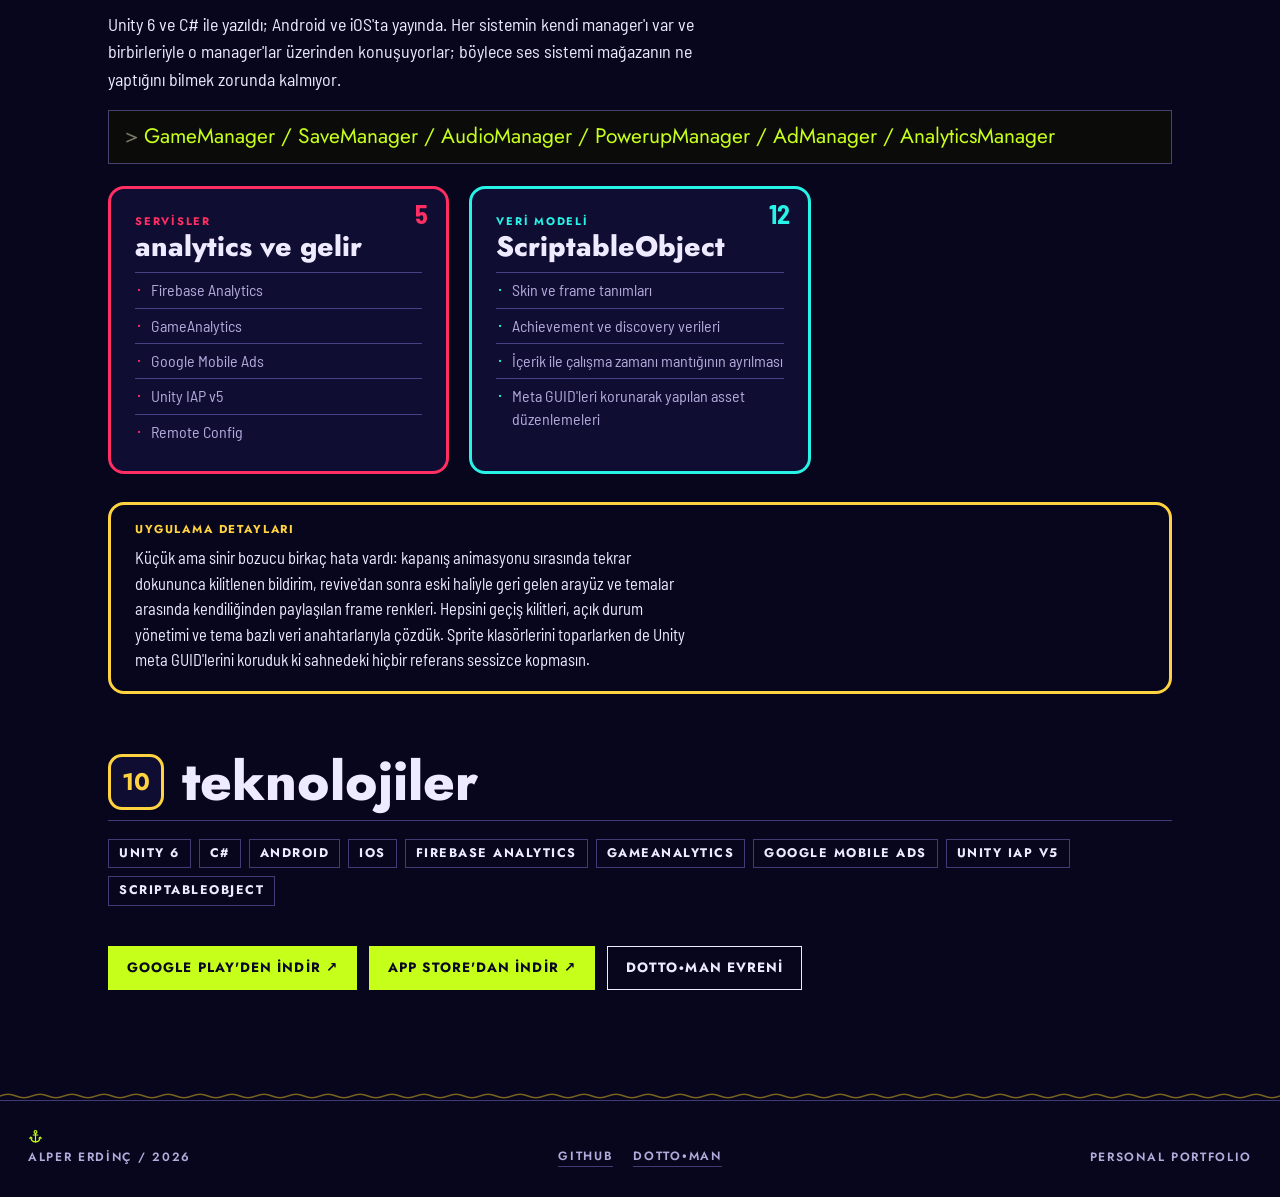
<file: pages/dotto-block-breaker.html>
<!DOCTYPE html>
<html lang="tr" data-lang="tr">

<head>
  <meta charset="UTF-8" />
  <meta name="viewport" content="width=device-width, initial-scale=1.0" />
  <title>Dotto: Block Breaker — Alper Erdinç</title>
  <link rel="icon" type="image/svg+xml" href="../assets/favicon.svg" />
  <link rel="preconnect" href="https://fonts.googleapis.com" />
  <link rel="preconnect" href="https://fonts.gstatic.com" crossorigin />
  <link rel="stylesheet" href="https://fonts.googleapis.com/css2?family=Fredoka:wght@600&text=ae.&display=swap" />
  <link rel="stylesheet"
    href="https://fonts.googleapis.com/css2?family=Big+Shoulders+Display:wght@700;800;900&family=Barlow+Semi+Condensed:wght@400;500;600&family=Chakra+Petch:wght@500;600;700&family=VT323&display=swap" />
  <link rel="stylesheet" href="../css/analog.css?v=37" />
  <link rel="stylesheet" href="https://fonts.googleapis.com/css2?family=Jost:wght@400;500;700;800&display=swap" />
  <link rel="stylesheet" href="../css/worlds/dotto.css?v=6" />
</head>

<body data-world="dotto">
  <div class="cursor" id="cursor"></div>
  <div class="grain" aria-hidden="true"></div>

  <nav class="navbar">
    <a href="../index.html" class="nav-logo">ae<span style="color: var(--accent)">.</span></a>

    <div class="nav-links">
      <a href="../index.html" data-tr="ana sayfa" data-en="home">ana sayfa</a>
      <a href="../index.html#about" data-tr="hakkımda" data-en="about">hakkımda</a>

      <details class="nav-dropdown">
        <summary data-tr="projeler" data-en="projects">projeler</summary>

        <div class="dropdown-menu" lang="en">
          <a href="../index.html#projects" data-tr="tüm projeler" data-en="all projects">tüm projeler</a>
          <a href="dotto-block-breaker.html">Dotto: Block Breaker</a>
          <a href="divealamut.html">DiveAlamut</a>
          <a href="jazurider.html">JazuRider</a>
          <a href="dottoman.html">Dotto•Man</a>
          <a href="tez-oyunu.html" data-tr="adaptive npc ai" data-en="adaptive npc ai">adaptive npc ai</a>
          <a href="eticaret.html">CollecZone</a>
          <a href="nothing-to-report.html">Nothing To Report</a>
          <a href="2d-oyunlar.html" data-tr="Kantanfu" data-en="Kantanfu">Kantanfu</a>
          <a href="brand-detection.html">Vehicle Brand Detection</a>
        </div>
      </details>

      <a href="artworks.html" data-tr="çizimler" data-en="artworks">çizimler</a>

      <a href="../index.html#contact" data-tr="iletişim" data-en="contact">iletişim</a>
    </div>

    <div class="nav-right">
      <div class="nav-clock" aria-hidden="true">
        <span class="rec-led"></span>
        <span class="nav-clock-digits" id="navClock">00:00</span>
      </div>

      <div class="theme-controls" aria-label="Tema kontrolleri">
        <div class="theme-picker" aria-label="Renk teması seçimi">
          <button class="theme-dot theme-orange" type="button" data-theme-choice="orange" title="I / KIZIL"
            aria-label="Kırmızı tema">I</button>
          <button class="theme-dot theme-blue" type="button" data-theme-choice="blue" title="II / GÖK"
            aria-label="Turkuaz tema">II</button>
          <button class="theme-dot theme-purple" type="button" data-theme-choice="purple" title="III / ERGUVAN"
            aria-label="Erguvan tema">III</button>
          <button class="theme-dot theme-green" type="button" data-theme-choice="green" title="IV / YEŞİL"
            aria-label="Yeşil tema">IV</button>
        </div>

        <button class="mode-toggle" id="modeToggle" type="button" aria-label="Gündüz moduna geç">☀</button>
      </div>

      <button class="lang-toggle" id="langToggle">EN</button>
      <button class="nav-hamburger" id="navHamburger">menü</button>
    </div>
  </nav>

  <div class="mobile-menu" id="mobileMenu">
    <a href="../index.html" data-tr="ana sayfa" data-en="home">ana sayfa</a>
    <a href="../index.html#about" data-tr="hakkımda" data-en="about">hakkımda</a>

    <details class="mobile-dropdown">
      <summary data-tr="projeler" data-en="projects">projeler</summary>

      <div class="mobile-dropdown-menu" lang="en">
        <a href="../index.html#projects" data-tr="tüm projeler" data-en="all projects">tüm projeler</a>
        <a href="dotto-block-breaker.html">Dotto: Block Breaker</a>
        <a href="divealamut.html">DiveAlamut</a>
        <a href="jazurider.html">JazuRider</a>
        <a href="dottoman.html">Dotto•Man</a>
        <a href="tez-oyunu.html" data-tr="ADAPTIVE NPC AI" data-en="ADAPTIVE NPC AI">ADAPTIVE NPC AI</a>
        <a href="eticaret.html">CollecZone</a>
        <a href="nothing-to-report.html">Nothing To Report</a>
        <a href="2d-oyunlar.html" data-tr="Kantanfu" data-en="Kantanfu">Kantanfu</a>
        <a href="brand-detection.html">Vehicle Brand Detection</a>
      </div>
    </details>

    <a href="artworks.html" data-tr="çizimler" data-en="artworks">çizimler</a>
    <a href="../index.html#contact" data-tr="iletişim" data-en="contact">iletişim</a>
  </div>

  <div class="world world-dotto">
  <div class="cosmos" aria-hidden="true">
    <i class="stars s1"></i><i class="stars s2"></i><i class="stars s3"></i>
    <span class="float" style="left:7%;--s:70px;--c:var(--pink);--t:58s;--d:-18s;--dx:12vw;--r0:-20deg;--r1:25deg"><svg viewBox="0 0 64 64"><rect x="3" y="3" width="58" height="58" rx="12" fill="none" stroke="currentColor" stroke-width="3"/><text x="32" y="42" text-anchor="middle" font-size="26" font-weight="500" fill="currentColor">158</text></svg></span>
    <span class="float" style="left:30%;--s:62px;--c:var(--yellow);--t:85s;--d:-30s;--dx:10vw;--r0:10deg;--r1:-30deg"><svg viewBox="0 0 64 64"><path d="M6 6H58L6 58Z" fill="none" stroke="currentColor" stroke-width="3" stroke-linejoin="round"/><text x="22" y="30" text-anchor="middle" font-size="20" font-weight="500" fill="currentColor">79</text></svg></span>
    <span class="float" style="left:48%;--s:44px;--c:var(--cyan);--t:70s;--d:-45s;--dx:-8vw;--r0:0deg;--r1:0deg"><svg viewBox="0 0 64 64"><circle cx="32" cy="32" r="27" fill="none" stroke="currentColor" stroke-width="3"/><text x="32" y="40" text-anchor="middle" font-size="22" font-weight="500" fill="currentColor">1</text></svg></span>
    <span class="float" style="left:64%;--s:84px;--c:var(--yellow);--t:96s;--d:-60s;--dx:6vw;--r0:0deg;--r1:40deg"><svg viewBox="0 0 64 64"><polygon points="32.0,4.0 36.9,10.6 44.1,6.8 45.7,14.8 53.9,14.5 51.8,22.5 59.3,25.8 54.0,32.0 59.3,38.2 51.8,41.5 53.9,49.5 45.7,49.2 44.1,57.2 36.9,53.4 32.0,60.0 27.1,53.4 19.9,57.2 18.3,49.2 10.1,49.5 12.2,41.5 4.7,38.2 10.0,32.0 4.7,25.8 12.2,22.5 10.1,14.5 18.3,14.8 19.9,6.8 27.1,10.6" fill="none" stroke="currentColor" stroke-width="3" stroke-linejoin="round"/><text x="32" y="40" text-anchor="middle" font-size="22" font-weight="500" fill="currentColor">80</text></svg></span>
    <span class="float" style="left:80%;--s:66px;--c:var(--pink);--t:72s;--d:-36s;--dx:-12vw;--r0:15deg;--r1:-15deg"><svg viewBox="0 0 64 64"><rect x="3" y="3" width="58" height="58" rx="12" fill="none" stroke="currentColor" stroke-width="3"/><text x="32" y="42" text-anchor="middle" font-size="26" font-weight="500" fill="currentColor">76</text></svg></span>
    <span class="float" style="left:92%;--s:72px;--c:var(--cyan);--t:110s;--d:-82s;--dx:-7vw;--r0:-6deg;--r1:14deg"><svg viewBox="0 0 64 64"><rect x="3" y="3" width="58" height="58" rx="12" fill="none" stroke="currentColor" stroke-width="3"/><text x="32" y="42" text-anchor="middle" font-size="26" font-weight="500" fill="currentColor">316</text></svg></span>
  </div>

  <section class="project-hero project-hero--shot">
    <div class="project-hero-dots"></div>
    <div class="project-hero-content">
      <div class="badge" data-tr="oyun / mobil / staj" data-en="game / mobile / internship">oyun / mobil / staj</div>
      <h1 lang="en"><span class="h1-a">Dotto:</span> <span class="h1-b">Block Breaker</span></h1>
      <p class="lead"
        data-tr="Kural basit: nişan al, bütün topları sırayla sal ve bloklar çizgiye inmeden onları kır. Sonrası 'bir tur daha' diye geçen akşamlar." data-en="The rule is simple: aim, let every ball go, and break the blocks before they reach the line. The rest is a lot of 'one more run' evenings.">
        Kural basit: nişan al, bütün topları sırayla sal ve bloklar çizgiye inmeden onları kır. Sonrası 'bir tur daha' diye geçen akşamlar.
      </p>
      <figure class="hero-shot">
        <img src="../images/projects/dotto-block-breaker/01-store-art.webp" alt="Dotto: Block Breaker mağaza görseli: neon bloklarla dolu oyun alanı ve Dotto silueti" width="649" height="1136" />
      </figure>
    </div>
  </section>

  <main class="project-body project-body-wide">
    <a href="../index.html#projects" class="back-link" data-tr="projeler" data-en="projects">projeler</a>

    <div class="case-meta case-meta-four">
      <div class="meta-item">
        <span data-tr="yapımcılar" data-en="producers">yapımcılar</span>
        <p>Alper Erdinç<br />Halil Köker</p>
      </div>
      <div class="meta-item">
        <span data-tr="rol" data-en="role">rol</span>
        <p data-tr="Oyun geliştirme / sistem tasarımı" data-en="Game development / systems design">Oyun geliştirme / sistem tasarımı</p>
      </div>
      <div class="meta-item">
        <span data-tr="alan" data-en="field">alan</span>
        <p data-tr="Brick-breaker / ball shooter" data-en="Brick-breaker / ball shooter">Brick-breaker / ball shooter</p>
      </div>
      <div class="meta-item">
        <span data-tr="durum" data-en="status">durum</span>
        <p data-tr="Staj projesi · Google Play ve App Store'da yayında" data-en="Internship project · out on Google Play and the App Store">Staj projesi · Google Play ve App Store'da yayında</p>
      </div>
    </div>

    <h2 data-tr="özet" data-en="overview">özet</h2>
    <p
      data-tr="Dotto, stajım sırasında Halil Köker'le birlikte Unity'de yapıp Google Play ve App Store'da yayınladığımız mobil bir brick-breaker. Ekranın altından nişan alıyorsun, elindeki bütün toplar sırayla çıkıyor ve sekerek blokların canını eritiyor. Toplar geri dönünce tur bitiyor, yukarıdan yeni bir satır iniyor ve oyun biraz daha sertleşiyor. Bloklar kaybetme çizgisine değdiği an run bitiyor; parmağın da kendiliğinden 'yeni oyun'a gidiyor." data-en="Dotto is a mobile brick-breaker Halil Köker and I built in Unity during my internship and released on Google Play and the App Store. You aim from the bottom of the screen, every ball you own flies out in turn and bounces the blocks' health away. When the balls come back the turn ends, a new row drops in and the game gets a bit meaner. The moment a block touches the loss line the run is over, and your thumb is already on 'new game'.">
        Dotto, stajım sırasında Halil Köker'le birlikte Unity'de yapıp Google Play ve App Store'da yayınladığımız mobil bir brick-breaker. Ekranın altından nişan alıyorsun, elindeki bütün toplar sırayla çıkıyor ve sekerek blokların canını eritiyor. Toplar geri dönünce tur bitiyor, yukarıdan yeni bir satır iniyor ve oyun biraz daha sertleşiyor. Bloklar kaybetme çizgisine değdiği an run bitiyor; parmağın da kendiliğinden 'yeni oyun'a gidiyor.
      </p>

    <h2 data-tr="rolüm" data-en="my role">rolüm</h2>
    <p
      data-tr="Halil'le işi bölüştük; ben oyunun birbirine bağlı sistemlerinin büyük kısmında çalıştım: çekirdek oynanış, kayıt ve revive akışı, jokerler, mağaza, başarımlar, discovery, ses ve titreşim. Bir de bunların birbirini kırmadan konuşabilmesi için manager tabanlı mimari, veriyle beslenen içerikler ve üçüncü parti servis entegrasyonları. Mobil oyunda 'küçük bir özellik' diye bir şey olmadığını burada öğrendim." data-en="Halil and I split the work, and I spent most of my time on the game's connected systems: the core loop, saving and revive, powerups, the shop, achievements, discoveries, audio and haptics. Plus the manager-based architecture, data-driven content and third-party integrations that let all of it talk without breaking each other. This is where I learned there is no such thing as a 'small feature' in a mobile game.">
        Halil'le işi bölüştük; ben oyunun birbirine bağlı sistemlerinin büyük kısmında çalıştım: çekirdek oynanış, kayıt ve revive akışı, jokerler, mağaza, başarımlar, discovery, ses ve titreşim. Bir de bunların birbirini kırmadan konuşabilmesi için manager tabanlı mimari, veriyle beslenen içerikler ve üçüncü parti servis entegrasyonları. Mobil oyunda 'küçük bir özellik' diye bir şey olmadığını burada öğrendim.
      </p>

    <h2 data-tr="temel oyun döngüsü" data-en="core gameplay loop">temel oyun döngüsü</h2>
    <div class="game-loop">
      <div class="game-loop-step">
        <span>01</span>
        <strong data-tr="nişan al" data-en="aim">nişan al</strong>
        <small data-tr="Atış yönünü ekranın altından belirle." data-en="Set the shot direction from the bottom of the screen.">Atış yönünü ekranın altından belirle.</small>
      </div>
      <div class="game-loop-step">
        <span>02</span>
        <strong data-tr="topları fırlat" data-en="launch balls">topları fırlat</strong>
        <small data-tr="Sahip olduğun tüm topları art arda gönder." data-en="Send every ball you own in rapid succession.">Sahip olduğun tüm topları art arda gönder.</small>
      </div>
      <div class="game-loop-step">
        <span>03</span>
        <strong data-tr="blokları kır" data-en="break blocks">blokları kır</strong>
        <small data-tr="Sekmelerle can değerlerini sıfıra indir." data-en="Use rebounds to reduce their health to zero.">Sekmelerle can değerlerini sıfıra indir.</small>
      </div>
      <div class="game-loop-step">
        <span>04</span>
        <strong data-tr="turu tamamla" data-en="finish the turn">turu tamamla</strong>
        <small data-tr="Tüm topların dönüşünü bekle veya reclaim kullan." data-en="Wait for every ball to return or use reclaim.">Tüm topların dönüşünü bekle veya reclaim kullan.</small>
      </div>
      <div class="game-loop-step">
        <span>05</span>
        <strong data-tr="yeni satır" data-en="new row">yeni satır</strong>
        <small data-tr="Seviyeyi ve giderek yükselen zorluğu karşıla." data-en="Face the next level and its rising difficulty.">Seviyeyi ve giderek yükselen zorluğu karşıla.</small>
      </div>
    </div>

    <h2 data-tr="oynanış sistemleri" data-en="gameplay systems">oynanış sistemleri</h2>
    <div class="system-grid">
      <article class="system-card">
        <span class="system-card-kicker" data-tr="blok çeşitliliği" data-en="block variety">blok çeşitliliği</span>
        <h3 data-tr="özel bloklar" data-en="special blocks">özel bloklar</h3>
        <ul class="system-list">
          <li data-tr="Normal ve büyük bloklar" data-en="Normal and large blocks">Normal ve büyük bloklar</li>
          <li>Spike / Triangle</li>
          <li>Connected / Chain</li>
          <li>Clone / Medic</li>
        </ul>
      </article>

      <article class="system-card">
        <span class="system-card-kicker" data-tr="saha etkileşimi" data-en="board interaction">saha etkileşimi</span>
        <h3 data-tr="collectible ve portallar" data-en="collectibles and portals">collectible ve portallar</h3>
        <ul class="system-list">
          <li data-tr="Top sayısını artıran collectible" data-en="Collectible that increases the ball count">Top sayısını artıran collectible</li>
          <li data-tr="Yatay ve dikey lazerler" data-en="Horizontal and vertical lasers">Yatay ve dikey lazerler</li>
          <li data-tr="Coin ve rastgele etkiler" data-en="Coins and random effects">Coin ve rastgele etkiler</li>
          <li data-tr="Normal ve chaotic portal çiftleri" data-en="Normal and chaotic portal pairs">Normal ve chaotic portal çiftleri</li>
        </ul>
      </article>

      <article class="system-card">
        <span class="system-card-kicker" data-tr="ustalık" data-en="mastery">ustalık</span>
        <h3 data-tr="combo ve perfect clear" data-en="combo and perfect clear">combo ve perfect clear</h3>
        <ul class="system-list">
          <li data-tr="Ardışık vuruşları ödüllendiren combo akışı" data-en="A combo flow that rewards consecutive hits">Ardışık vuruşları ödüllendiren combo akışı</li>
          <li data-tr="Tahtayı tamamen temizleme ödülü" data-en="A reward for fully clearing the board">Tahtayı tamamen temizleme ödülü</li>
          <li data-tr="Her tur yükselen seviye ve zorluk" data-en="Level and difficulty increase each turn">Her tur yükselen seviye ve zorluk</li>
          <li data-tr="Kaybetme çizgisine dayalı run sonu" data-en="Run failure based on the loss line">Kaybetme çizgisine dayalı run sonu</li>
        </ul>
      </article>

      <article class="system-card">
        <span class="system-card-kicker" data-tr="tempo kontrolü" data-en="tempo control">tempo kontrolü</span>
        <h3>Reclaim / Fast-forward</h3>
        <ul class="system-list">
          <li data-tr="Reclaim ile aktif topları erkenden geri toplama" data-en="Recall active balls early with reclaim">Reclaim ile aktif topları erkenden geri toplama</li>
          <li data-tr="İki kademeli simülasyon hızı" data-en="Two-stage simulation speed">İki kademeli simülasyon hızı</li>
          <li data-tr="Her kademe için ayrı sesli geri bildirim" data-en="Distinct audio feedback for each speed stage">Her kademe için ayrı sesli geri bildirim</li>
        </ul>
      </article>
    </div>

    <h2 data-tr="joker sistemi" data-en="powerup system">joker sistemi</h2>
    <p
      data-tr="Jokerler belli seviyelerde açılıyor, sınırlı sayıda kullanılıyor ve bitince coin'le yeniden alınabiliyor. Bir önceki run'da açmış olman yeni run'da kestirme hakkı vermiyor; herkes seviyesini yeniden hak ediyor." data-en="Powerups unlock at set levels, have limited uses and can be bought again with coins. Unlocking one in your last run gives you no shortcut in the next; everyone earns their level again.">
        Jokerler belli seviyelerde açılıyor, sınırlı sayıda kullanılıyor ve bitince coin'le yeniden alınabiliyor. Bir önceki run'da açmış olman yeni run'da kestirme hakkı vermiyor; herkes seviyesini yeniden hak ediyor.
      </p>

    <div class="powerup-grid">
      <article class="powerup-card">
        <span class="system-card-kicker">Powerup 01</span>
        <h3>2X Damage</h3>
        <p data-tr="Bir sonraki atışın verdiği hasarı artırır." data-en="Increases the damage dealt by the next shot.">Bir sonraki atışın verdiği hasarı artırır.</p>
      </article>
      <article class="powerup-card">
        <span class="system-card-kicker">Powerup 02</span>
        <h3>Block Destroyer</h3>
        <p data-tr="Oyuncunun seçtiği bir bloğu doğrudan yok eder." data-en="Directly destroys a block selected by the player.">Oyuncunun seçtiği bir bloğu doğrudan yok eder.</p>
      </article>
      <article class="powerup-card">
        <span class="system-card-kicker">Powerup 03</span>
        <h3>Taso Case / Cover</h3>
        <p data-tr="Run sırasında oyuncuya ek koruma sağlar." data-en="Provides additional protection during the run.">Run sırasında oyuncuya ek koruma sağlar.</p>
      </article>
    </div>

    <div class="engineering-note">
      <span data-tr="arayüz davranışı" data-en="interface behavior">arayüz davranışı</span>
      <p
        data-tr="Joker menüsü sadece oyun beklemedeyken görünüyor. Atış başlayınca yerini reclaim / hızlandırma paneline bırakıyor ve ikisi yumuşak bir geçişle yer değiştiriyor. Revive'dan sonra eski reclaim panelinin jokerlerin üstünde asılı kalması gibi inatçı bir hata da vardı; durumları senkron tutarak onu da emekliye ayırdık." data-en="The powerup menu only shows while the game is idle. Once you shoot, the reclaim / fast-forward panel takes its place with a soft crossfade. There was also a stubborn bug where the old reclaim panel hung around on top of the powerups after a revive; keeping the states in sync finally retired it.">
        Joker menüsü sadece oyun beklemedeyken görünüyor. Atış başlayınca yerini reclaim / hızlandırma paneline bırakıyor ve ikisi yumuşak bir geçişle yer değiştiriyor. Revive'dan sonra eski reclaim panelinin jokerlerin üstünde asılı kalması gibi inatçı bir hata da vardı; durumları senkron tutarak onu da emekliye ayırdık.
      </p>
    </div>

    <h2 data-tr="run ve ilerleme sistemleri" data-en="run and progression systems">run ve ilerleme sistemleri</h2>
    <div class="system-grid">
      <article class="system-card">
        <span class="system-card-kicker" data-tr="kalıcılık" data-en="persistence">kalıcılık</span>
        <h3 data-tr="kayıt ve continue" data-en="saving and continue">kayıt ve continue</h3>
        <ul class="system-list">
          <li data-tr="Yarıda bırakılan run'a ana menüden devam etme" data-en="Continue an unfinished run from the main menu">Yarıda bırakılan run'a ana menüden devam etme</li>
          <li data-tr="Continue üzerinde kayıtlı son seviyeyi gösterme" data-en="Show the saved level on the Continue button">Continue üzerinde kayıtlı son seviyeyi gösterme</li>
          <li data-tr="New Game ile eski kaydı temizleme" data-en="Clear the previous save when starting a New Game">New Game ile eski kaydı temizleme</li>
        </ul>
      </article>

      <article class="system-card">
        <span class="system-card-kicker" data-tr="ikinci şans" data-en="second chance">ikinci şans</span>
        <h3>Revive</h3>
        <ul class="system-list">
          <li data-tr="Reklam izleyerek veya coin ödeyerek devam etme" data-en="Continue by watching an ad or spending coins">Reklam izleyerek veya coin ödeyerek devam etme</li>
          <li data-tr="Her kullanımda artan coin maliyeti" data-en="Coin cost increases after every use">Her kullanımda artan coin maliyeti</li>
          <li data-tr="Alt blok satırlarını temizleyerek güvenli dönüş" data-en="Clear lower block rows for a safe return">Alt blok satırlarını temizleyerek güvenli dönüş</li>
        </ul>
      </article>

      <article class="system-card">
        <span class="system-card-kicker" data-tr="ekonomi" data-en="economy">ekonomi</span>
        <h3 data-tr="mağaza ve özelleştirme" data-en="shop and customization">mağaza ve özelleştirme</h3>
        <ul class="system-list">
          <li data-tr="Coin ile satın alınabilen dot / top skinleri" data-en="Dot / ball skins purchasable with coins">Coin ile satın alınabilen dot / top skinleri</li>
          <li data-tr="Tema, desen ve renkten oluşan frame sistemi" data-en="Frame system composed of theme, pattern, and color">Tema, desen ve renkten oluşan frame sistemi</li>
          <li data-tr="Tema bazlı frame rengi sahipliği" data-en="Theme-specific ownership for frame colors">Tema bazlı frame rengi sahipliği</li>
          <li data-tr="Ücretsiz varsayılan beyaz ve yetersiz coin geri bildirimi" data-en="Free default white color and insufficient-coin feedback">Ücretsiz varsayılan beyaz ve yetersiz coin geri bildirimi</li>
          <li data-tr="Unity IAP ile reklam kaldırma" data-en="Remove ads through Unity IAP">Unity IAP ile reklam kaldırma</li>
        </ul>
      </article>

      <article class="system-card">
        <span class="system-card-kicker" data-tr="koleksiyon" data-en="collection">koleksiyon</span>
        <h3>Achievement / Discovery</h3>
        <ul class="system-list">
          <li data-tr="Kademeli hedefler ve panelden alınan ödüller" data-en="Tiered goals and rewards claimed from the panel">Kademeli hedefler ve panelden alınan ödüller</li>
          <li data-tr="Yeni blok, collectible ve öğeleri kaydeden discovery sistemi" data-en="Discovery system that records new blocks, collectibles, and items">Yeni blok, collectible ve öğeleri kaydeden discovery sistemi</li>
          <li data-tr="Chain Breaker gibi mekanik odaklı başarımlar" data-en="Mechanic-focused achievements such as Chain Breaker">Chain Breaker gibi mekanik odaklı başarımlar</li>
          <li data-tr="Ayrı animasyon ve seslere sahip bildirimler" data-en="Notifications with distinct animations and sounds">Ayrı animasyon ve seslere sahip bildirimler</li>
          <li data-tr="Dokunma veya yukarı kaydırmayla güvenli popup kapanışı" data-en="Reliable popup dismissal by tap or upward swipe">Dokunma veya yukarı kaydırmayla güvenli popup kapanışı</li>
        </ul>
      </article>
    </div>

    <h2 data-tr="menüler, ses ve cihaz deneyimi" data-en="menus, audio, and device experience">menüler, ses ve cihaz deneyimi</h2>
    <div class="system-grid">
      <article class="system-card">
        <span class="system-card-kicker" data-tr="ana menü" data-en="main menu">ana menü</span>
        <h3 data-tr="oyun dışı akış" data-en="out-of-game flow">oyun dışı akış</h3>
        <ul class="system-list">
          <li>Continue / New Game / Shop</li>
          <li>Achievements / Discoveries</li>
          <li>Settings / Info / About</li>
          <li data-tr="Google Play veya Remote Config tabanlı update bildirimi" data-en="Google Play or Remote Config-based update prompt">Google Play veya Remote Config tabanlı update bildirimi</li>
          <li data-tr="Android geri tuşuna iki kez basarak çıkış" data-en="Double-back exit behavior on Android">Android geri tuşuna iki kez basarak çıkış</li>
        </ul>
      </article>

      <article class="system-card">
        <span class="system-card-kicker" data-tr="geri bildirim" data-en="feedback">geri bildirim</span>
        <h3 data-tr="ses ve haptic" data-en="audio and haptics">ses ve haptic</h3>
        <ul class="system-list">
          <li data-tr="Atış, vuruş, combo, perfect, fail, lazer ve portal sesleri" data-en="Shot, hit, combo, perfect, fail, laser, and portal sounds">Atış, vuruş, combo, perfect, fail, lazer ve portal sesleri</li>
          <li data-tr="Collectible, coin, yeni satır ve menü geri bildirimleri" data-en="Collectible, coin, new-row, and menu feedback">Collectible, coin, yeni satır ve menü geri bildirimleri</li>
          <li data-tr="Reclaim ve iki fast-forward kademesine özel klipler" data-en="Dedicated clips for reclaim and both fast-forward stages">Reclaim ve iki fast-forward kademesine özel klipler</li>
          <li data-tr="Kaydedilen ses, müzik ve haptic tercihleri" data-en="Persisted sound, music, and haptic preferences">Kaydedilen ses, müzik ve haptic tercihleri</li>
        </ul>
      </article>
    </div>

    <h2 data-tr="ekran görüntüleri" data-en="screenshots">ekran görüntüleri</h2>
    <p data-tr="İlk altı kare yayındaki sürümden. Sonrakiler geriye doğru gidiyor: erken sürümler ve her şeyin başladığı, birkaç kare bloktan ibaret ilk prototip. Görsellere tıklayınca büyüyor."
      data-en="The first six frames are from the released version. The rest go backwards: early builds, and the first prototype, which was little more than a few square blocks. Click a screenshot to enlarge it.">
      İlk altı kare yayındaki sürümden. Sonrakiler geriye doğru gidiyor: erken sürümler ve her şeyin başladığı, birkaç kare bloktan ibaret ilk prototip. Görsellere tıklayınca büyüyor.
    </p>

    <div class="shots shots--phone">
      <figure class="shot">
        <a href="../images/projects/dotto-block-breaker/01-store-art.webp"><img src="../images/projects/dotto-block-breaker/01-store-art.webp" alt="Mağaza görseli: Dotto silueti, neon bloklarla dolu oyun alanı ve Break and Discover yazısı" width="649" height="1136" loading="lazy" /></a>
        <figcaption><span class="shot-no">01</span><span data-tr="mağaza görseli" data-en="store art">mağaza görseli</span></figcaption>
      </figure>
      <figure class="shot">
        <a href="../images/projects/dotto-block-breaker/02-main-menu.webp"><img src="../images/projects/dotto-block-breaker/02-main-menu.webp" alt="Ana menü: yüksek skor 308, Dotto silueti, Continue ve New Game düğmeleri" width="544" height="953" loading="lazy" /></a>
        <figcaption><span class="shot-no">02</span><span data-tr="ana menü" data-en="main menu">ana menü</span></figcaption>
      </figure>
      <figure class="shot">
        <a href="../images/projects/dotto-block-breaker/03-combos.webp"><img src="../images/projects/dotto-block-breaker/03-combos.webp" alt="Seviye 9: blokların arasında Combo x5, x6 ve x7 yazıları" width="543" height="952" loading="lazy" /></a>
        <figcaption><span class="shot-no">03</span><span data-tr="kombolar" data-en="combos">kombolar</span></figcaption>
      </figure>
      <figure class="shot">
        <a href="../images/projects/dotto-block-breaker/04-level-316.webp"><img src="../images/projects/dotto-block-breaker/04-level-316.webp" alt="316. seviyede bloklarla dolmuş oyun alanı ve 232 top" width="544" height="955" loading="lazy" /></a>
        <figcaption><span class="shot-no">04</span><span data-tr="316. seviye" data-en="level 316">316. seviye</span></figcaption>
      </figure>
      <figure class="shot">
        <a href="../images/projects/dotto-block-breaker/05-achievements.webp"><img src="../images/projects/dotto-block-breaker/05-achievements.webp" alt="Başarımlar paneli: Block Frenzy 3 ve Level Master 1" width="403" height="662" loading="lazy" /></a>
        <figcaption><span class="shot-no">05</span><span data-tr="başarımlar" data-en="achievements">başarımlar</span></figcaption>
      </figure>
      <figure class="shot">
        <a href="../images/projects/dotto-block-breaker/06-splash.webp"><img src="../images/projects/dotto-block-breaker/06-splash.webp" alt="Uzay arka planında kırmızı pelerinli Dotto silueti" width="463" height="955" loading="lazy" /></a>
        <figcaption><span class="shot-no">06</span><span data-tr="açılış ekranı" data-en="splash screen">açılış ekranı</span></figcaption>
      </figure>
      <figure class="shot">
        <a href="../images/projects/dotto-block-breaker/07-early-menu.webp"><img src="../images/projects/dotto-block-breaker/07-early-menu.webp" alt="Erken sürümün ana menüsü, yüksek skor 134" width="546" height="967" loading="lazy" /></a>
        <figcaption><span class="shot-no">07</span><span data-tr="erken sürüm · menü" data-en="early build · menu">erken sürüm · menü</span></figcaption>
      </figure>
      <figure class="shot">
        <a href="../images/projects/dotto-block-breaker/08-early-line.webp"><img src="../images/projects/dotto-block-breaker/08-early-line.webp" alt="Erken sürümde LINE ve TOP sayaçlı oyun alanı" width="542" height="957" loading="lazy" /></a>
        <figcaption><span class="shot-no">08</span><span data-tr="erken sürüm · ilk satırlar" data-en="early build · first lines">erken sürüm · ilk satırlar</span></figcaption>
      </figure>
      <figure class="shot">
        <a href="../images/projects/dotto-block-breaker/09-early-combo.webp"><img src="../images/projects/dotto-block-breaker/09-early-combo.webp" alt="Erken sürümde top yağmuru ve Combo x3 yazısı" width="535" height="947" loading="lazy" /></a>
        <figcaption><span class="shot-no">09</span><span data-tr="erken sürüm · combo" data-en="early build · combo">erken sürüm · combo</span></figcaption>
      </figure>
      <figure class="shot">
        <a href="../images/projects/dotto-block-breaker/10-prototype-beam.webp"><img src="../images/projects/dotto-block-breaker/10-prototype-beam.webp" alt="Prototipte dikey ışın, farklı blok şekilleri ve özel toplar" width="532" height="947" loading="lazy" /></a>
        <figcaption><span class="shot-no">10</span><span data-tr="prototip · ışın bloğu" data-en="prototype · beam block">prototip · ışın bloğu</span></figcaption>
      </figure>
      <figure class="shot">
        <a href="../images/projects/dotto-block-breaker/11-prototype-blocks.webp"><img src="../images/projects/dotto-block-breaker/11-prototype-blocks.webp" alt="Prototipte büyük blok, üçgenler ve yön değiştiren daireler" width="372" height="657" loading="lazy" /></a>
        <figcaption><span class="shot-no">11</span><span data-tr="prototip · blok çeşitleri" data-en="prototype · block types">prototip · blok çeşitleri</span></figcaption>
      </figure>
      <figure class="shot">
        <a href="../images/projects/dotto-block-breaker/12-first-prototype.webp"><img src="../images/projects/dotto-block-breaker/12-first-prototype.webp" alt="İlk prototip: koyu mavi zeminde birkaç kare blok ve +1 toplar" width="547" height="952" loading="lazy" /></a>
        <figcaption><span class="shot-no">12</span><span data-tr="ilk prototip" data-en="first prototype">ilk prototip</span></figcaption>
      </figure>
    </div>

    <h2 data-tr="teknik yapı" data-en="technical architecture">teknik yapı</h2>
    <p
      data-tr="Unity 6 ve C# ile yazıldı; Android ve iOS'ta yayında. Her sistemin kendi manager'ı var ve birbirleriyle o manager'lar üzerinden konuşuyorlar; böylece ses sistemi mağazanın ne yaptığını bilmek zorunda kalmıyor." data-en="Written in Unity 6 and C#; out on Android and iOS. Every system has its own manager and they only talk through those managers, so the audio system never has to know what the shop is up to.">
        Unity 6 ve C# ile yazıldı; Android ve iOS'ta yayında. Her sistemin kendi manager'ı var ve birbirleriyle o manager'lar üzerinden konuşuyorlar; böylece ses sistemi mağazanın ne yaptığını bilmek zorunda kalmıyor.
      </p>

    <code class="architecture-line">GameManager / SaveManager / AudioManager / PowerupManager / AdManager / AnalyticsManager</code>

    <div class="system-grid">
      <article class="system-card">
        <span class="system-card-kicker" data-tr="servisler" data-en="services">servisler</span>
        <h3 data-tr="analytics ve gelir" data-en="analytics and monetization">analytics ve gelir</h3>
        <ul class="system-list">
          <li>Firebase Analytics</li>
          <li>GameAnalytics</li>
          <li>Google Mobile Ads</li>
          <li>Unity IAP v5</li>
          <li>Remote Config</li>
        </ul>
      </article>

      <article class="system-card">
        <span class="system-card-kicker" data-tr="veri modeli" data-en="data model">veri modeli</span>
        <h3>ScriptableObject</h3>
        <ul class="system-list">
          <li data-tr="Skin ve frame tanımları" data-en="Skin and frame definitions">Skin ve frame tanımları</li>
          <li data-tr="Achievement ve discovery verileri" data-en="Achievement and discovery data">Achievement ve discovery verileri</li>
          <li data-tr="İçerik ile çalışma zamanı mantığının ayrılması" data-en="Separation of content from runtime logic">İçerik ile çalışma zamanı mantığının ayrılması</li>
          <li data-tr="Meta GUID'leri korunarak yapılan asset düzenlemeleri" data-en="Asset reorganization while preserving meta GUIDs">Meta GUID'leri korunarak yapılan asset düzenlemeleri</li>
        </ul>
      </article>
    </div>

    <div class="engineering-note">
      <span data-tr="uygulama detayları" data-en="implementation details">uygulama detayları</span>
      <p
        data-tr="Küçük ama sinir bozucu birkaç hata vardı: kapanış animasyonu sırasında tekrar dokununca kilitlenen bildirim, revive'dan sonra eski haliyle geri gelen arayüz ve temalar arasında kendiliğinden paylaşılan frame renkleri. Hepsini geçiş kilitleri, açık durum yönetimi ve tema bazlı veri anahtarlarıyla çözdük. Sprite klasörlerini toparlarken de Unity meta GUID'lerini koruduk ki sahnedeki hiçbir referans sessizce kopmasın." data-en="There were a few small but maddening bugs: a notification that locked up if you tapped during its closing animation, UI that came back in its old state after a revive, and frame colours quietly shared between themes. Transition locks, explicit state handling and theme-scoped data keys fixed them. When we tidied the sprite folders we kept the Unity meta GUIDs, so no reference in a scene broke without a sound.">
        Küçük ama sinir bozucu birkaç hata vardı: kapanış animasyonu sırasında tekrar dokununca kilitlenen bildirim, revive'dan sonra eski haliyle geri gelen arayüz ve temalar arasında kendiliğinden paylaşılan frame renkleri. Hepsini geçiş kilitleri, açık durum yönetimi ve tema bazlı veri anahtarlarıyla çözdük. Sprite klasörlerini toparlarken de Unity meta GUID'lerini koruduk ki sahnedeki hiçbir referans sessizce kopmasın.
      </p>
    </div>

    <h2 data-tr="teknolojiler" data-en="tech stack">teknolojiler</h2>
    <ul lang="en">
      <li>Unity 6</li>
      <li>C#</li>
      <li>Android</li>
      <li>iOS</li>
      <li>Firebase Analytics</li>
      <li>GameAnalytics</li>
      <li>Google Mobile Ads</li>
      <li>Unity IAP v5</li>
      <li>ScriptableObject</li>
    </ul>

    <div class="project-links">
      <a href="https://play.google.com/store/apps/details?id=com.YadaInk.Dotto&pcampaignid=web_share" target="_blank" rel="noopener noreferrer" class="btn btn-yellow" data-tr="Google Play'den indir ↗" data-en="Get it on Google Play ↗">Google Play'den indir ↗</a>
      <a href="https://apps.apple.com/app/dotto-block-breaker/id6811563785" target="_blank" rel="noopener noreferrer" class="btn btn-yellow" data-tr="App Store'dan indir ↗" data-en="Download on the App Store ↗">App Store'dan indir ↗</a>
      <a href="dottoman/" class="btn btn-white" data-tr="<span>Dotto<span class='mid-dot'>•</span>Man evreni</span>" data-en="<span>Dotto<span class='mid-dot'>•</span>Man universe</span>"><span>Dotto<span class='mid-dot'>•</span>Man evreni</span></a>
    </div>
  </main>

  <footer class="footer">
    <div class="footer-left">alper erdinç / 2026</div>
    <div class="footer-links" lang="en">
      <a href="https://github.com/alpererdinc" target="_blank">github</a>
      <a href="dottoman/">dotto<span class="mid-dot">•</span>man</a>
    </div>
    <div class="footer-right" lang="en">personal portfolio</div>
  </footer>

  <button class="scroll-top" id="scrollTopBtn" aria-label="Sayfanın başına dön">▲</button>
  </div>

  <script src="../js/main.js?v=analog13"></script>
  <script src="../js/worlds/dotto.js?v=1"></script>
  <script data-goatcounter="https://alpererdinc.goatcounter.com/count"
    async src="https://gc.zgo.at/count.js"></script>
</body>

</html>
</file>
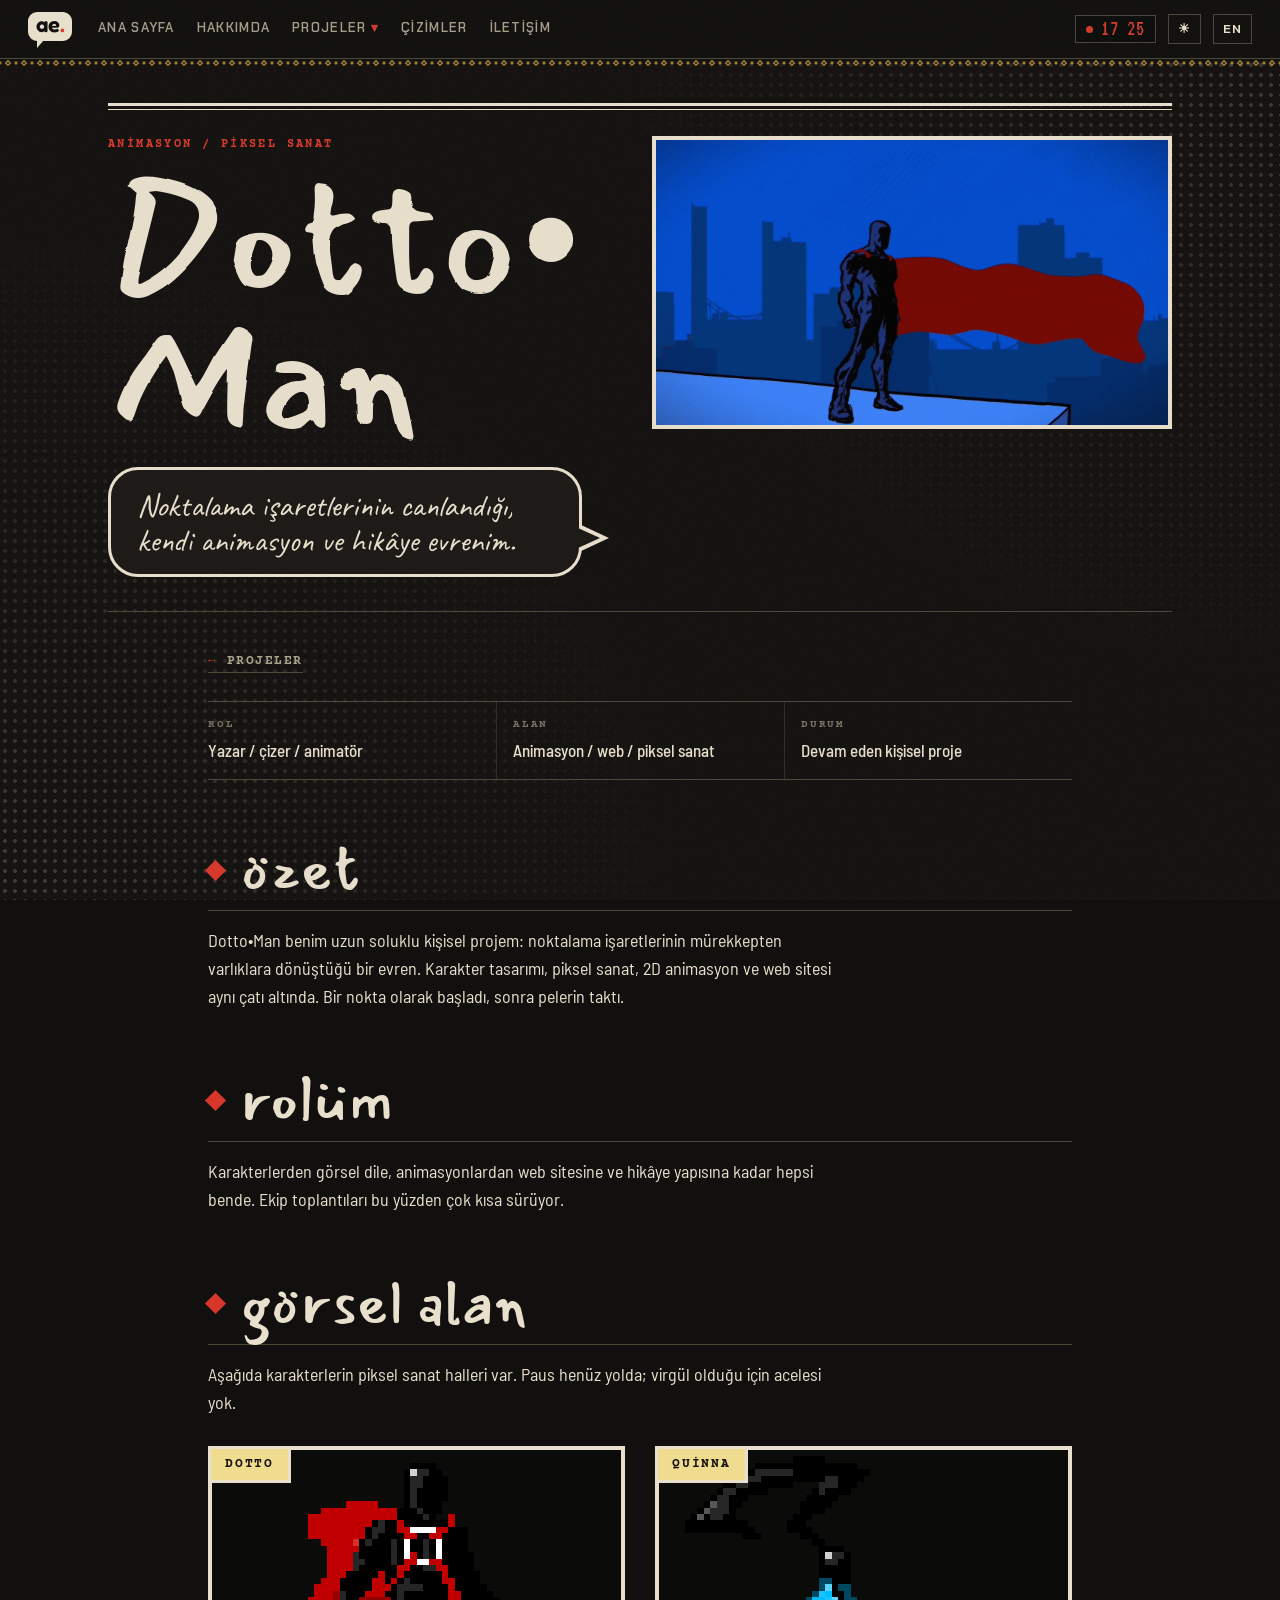
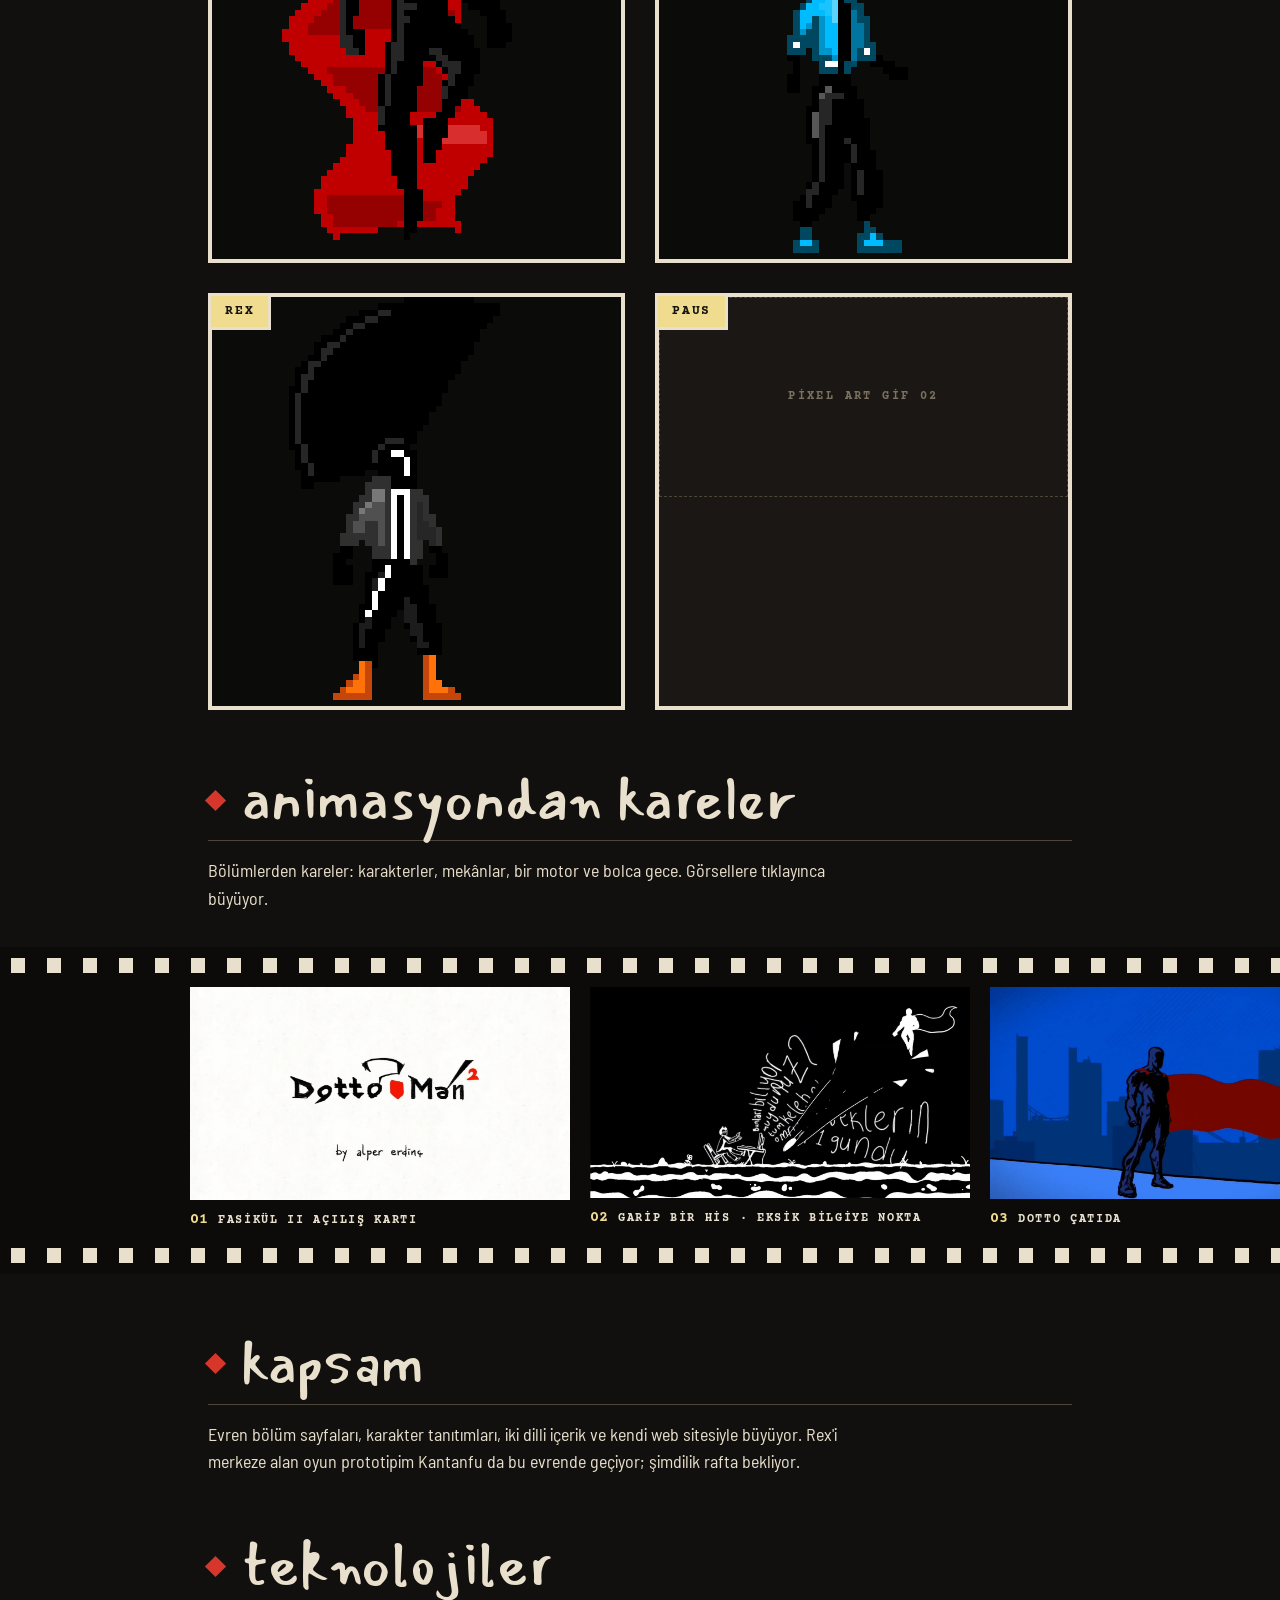
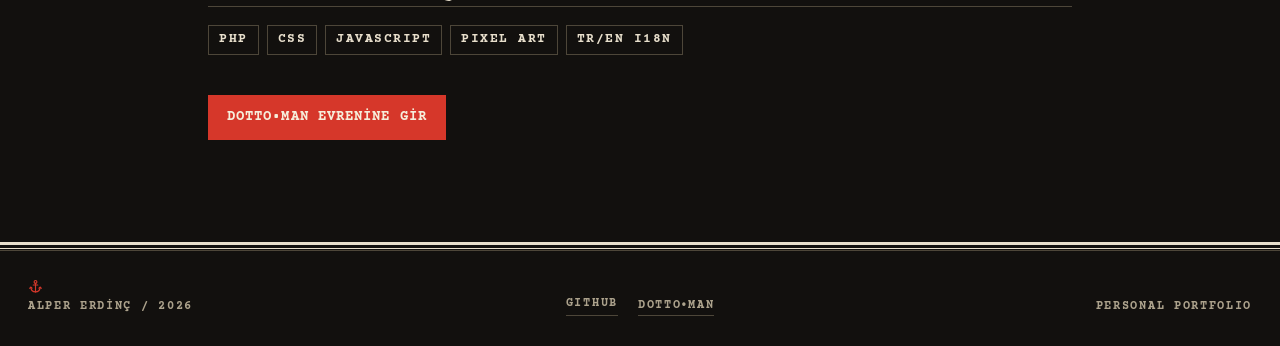
<file: pages/dottoman.html>
<!DOCTYPE html>
<html lang="tr" data-lang="tr">

<head>
  <meta charset="UTF-8" />
  <meta name="viewport" content="width=device-width, initial-scale=1.0" />
  <title>Dotto•Man — Alper Erdinç</title>
  <link rel="icon" type="image/svg+xml" href="../assets/favicon.svg" />
  <link rel="preconnect" href="https://fonts.googleapis.com" />
  <link rel="preconnect" href="https://fonts.gstatic.com" crossorigin />
  <link rel="stylesheet" href="https://fonts.googleapis.com/css2?family=Fredoka:wght@600&text=ae.&display=swap" />
  <link rel="stylesheet"
    href="https://fonts.googleapis.com/css2?family=Big+Shoulders+Display:wght@700;800;900&family=Barlow+Semi+Condensed:wght@400;500;600&family=Chakra+Petch:wght@500;600;700&family=VT323&display=swap" />
  <link rel="stylesheet" href="../css/analog.css?v=37" />
  <link rel="stylesheet" href="https://fonts.googleapis.com/css2?family=Mansalva&family=Caveat:wght@500;700&family=Courier+Prime:wght@400;700&display=swap" />
  <link rel="stylesheet" href="../css/worlds/dottoman.css?v=2" />
</head>

<body data-world="dottoman">
  <div class="cursor" id="cursor"></div>
  <div class="grain" aria-hidden="true"></div>

  <nav class="navbar">
    <a href="../index.html" class="nav-logo">ae<span style="color: var(--accent)">.</span></a>

    <div class="nav-links">
      <a href="../index.html" data-tr="ana sayfa" data-en="home">ana sayfa</a>
      <a href="../index.html#about" data-tr="hakkımda" data-en="about">hakkımda</a>

      <details class="nav-dropdown">
        <summary data-tr="projeler" data-en="projects">projeler</summary>

        <div class="dropdown-menu" lang="en">
          <a href="../index.html#projects" data-tr="tüm projeler" data-en="all projects">tüm projeler</a>
          <a href="dotto-block-breaker.html">Dotto: Block Breaker</a>
          <a href="divealamut.html">DiveAlamut</a>
          <a href="jazurider.html">JazuRider</a>
          <a href="dottoman.html">Dotto•Man</a>
          <a href="tez-oyunu.html" data-tr="adaptive npc ai" data-en="adaptive npc ai">adaptive npc ai</a>
          <a href="eticaret.html">CollecZone</a>
          <a href="nothing-to-report.html">Nothing To Report</a>
          <a href="2d-oyunlar.html" data-tr="Kantanfu" data-en="Kantanfu">Kantanfu</a>
          <a href="brand-detection.html">Vehicle Brand Detection</a>
        </div>
      </details>

      <a href="artworks.html" data-tr="çizimler" data-en="artworks">çizimler</a>

      <a href="../index.html#contact" data-tr="iletişim" data-en="contact">iletişim</a>
    </div>

    <div class="nav-right">
      <div class="nav-clock" aria-hidden="true">
        <span class="rec-led"></span>
        <span class="nav-clock-digits" id="navClock">00:00</span>
      </div>

      <div class="theme-controls" aria-label="Tema kontrolleri">
        <div class="theme-picker" aria-label="Renk teması seçimi">
          <button class="theme-dot theme-orange" type="button" data-theme-choice="orange" title="I / KIZIL"
            aria-label="Kırmızı tema">I</button>
          <button class="theme-dot theme-blue" type="button" data-theme-choice="blue" title="II / GÖK"
            aria-label="Turkuaz tema">II</button>
          <button class="theme-dot theme-purple" type="button" data-theme-choice="purple" title="III / ERGUVAN"
            aria-label="Erguvan tema">III</button>
          <button class="theme-dot theme-green" type="button" data-theme-choice="green" title="IV / YEŞİL"
            aria-label="Yeşil tema">IV</button>
        </div>

        <button class="mode-toggle" id="modeToggle" type="button" aria-label="Gündüz moduna geç">☀</button>
      </div>

      <button class="lang-toggle" id="langToggle">EN</button>
      <button class="nav-hamburger" id="navHamburger">menü</button>
    </div>
  </nav>

  <div class="mobile-menu" id="mobileMenu">
    <a href="../index.html" data-tr="ana sayfa" data-en="home">ana sayfa</a>
    <a href="../index.html#about" data-tr="hakkımda" data-en="about">hakkımda</a>

    <details class="mobile-dropdown">
      <summary data-tr="projeler" data-en="projects">projeler</summary>

      <div class="mobile-dropdown-menu" lang="en">
        <a href="../index.html#projects" data-tr="tüm projeler" data-en="all projects">tüm projeler</a>
        <a href="dotto-block-breaker.html">Dotto: Block Breaker</a>
        <a href="divealamut.html">DiveAlamut</a>
        <a href="jazurider.html">JazuRider</a>
        <a href="dottoman.html">Dotto•Man</a>
        <a href="tez-oyunu.html" data-tr="ADAPTIVE NPC AI" data-en="ADAPTIVE NPC AI">ADAPTIVE NPC AI</a>
        <a href="eticaret.html">CollecZone</a>
        <a href="nothing-to-report.html">Nothing To Report</a>
        <a href="2d-oyunlar.html" data-tr="Kantanfu" data-en="Kantanfu">Kantanfu</a>
        <a href="brand-detection.html">Vehicle Brand Detection</a>
      </div>
    </details>

    <a href="artworks.html" data-tr="çizimler" data-en="artworks">çizimler</a>
    <a href="../index.html#contact" data-tr="iletişim" data-en="contact">iletişim</a>
  </div>

  <div class="world world-dottoman">
  <div class="press" aria-hidden="true"></div>
  <svg class="boil-defs" aria-hidden="true" focusable="false">
    <filter id="boil" x="-2%" y="-5%" width="104%" height="110%">
      <feTurbulence type="fractalNoise" baseFrequency="0.022" numOctaves="2" seed="1" result="n">
        <animate attributeName="seed" values="1;2;3;4;5" dur="0.9s" calcMode="discrete" repeatCount="indefinite" />
      </feTurbulence>
      <feDisplacementMap in="SourceGraphic" in2="n" scale="3.5" xChannelSelector="R" yChannelSelector="G" />
    </filter>
  </svg>

  <section class="project-hero project-hero--shot">
    <div class="project-hero-dots"></div>

    <div class="project-hero-content">
      <div class="badge" data-tr="animasyon / piksel sanat" data-en="animation / pixel art">animasyon / piksel sanat
      </div>
      <h1 lang="en">Dotto<span class="mid-dot">•</span>Man</h1>
      <p class="lead" data-tr="Noktalama işaretlerinin canlandığı, kendi animasyon ve hikâye evrenim." data-en="My own animation and story universe, where punctuation marks come to life.">
        Noktalama işaretlerinin canlandığı, kendi animasyon ve hikâye evrenim.
      </p>
      <figure class="hero-shot">
        <img src="../images/projects/dottoman/03-dotto-rooftop.webp" alt="Dotto bir çatının kenarında, uzun kırmızı pelerini rüzgârda, arkada mavi şehir silueti" width="1376" height="766" />
      </figure>
    </div>
  </section>

  <main class="project-body">
    <a href="../index.html#projects" class="back-link" data-tr="projeler" data-en="projects">projeler</a>

    <div class="case-meta">
      <div class="meta-item">
        <span data-tr="rol" data-en="role">rol</span>
        <p data-tr="Yazar / çizer / animatör" data-en="Writer / artist / animator">
        Yazar / çizer / animatör
      </p>
      </div>

      <div class="meta-item">
        <span data-tr="alan" data-en="field">alan</span>
        <p data-tr="Animasyon / web / piksel sanat" data-en="Animation / web / pixel art">Animasyon / web / piksel sanat
        </p>
      </div>

      <div class="meta-item">
        <span data-tr="durum" data-en="status">durum</span>
        <p data-tr="Devam eden kişisel proje" data-en="Ongoing personal project">Devam eden kişisel proje</p>
      </div>
    </div>

    <h2 data-tr="özet" data-en="overview">özet</h2>
    <p data-tr="Dotto•Man benim uzun soluklu kişisel projem: noktalama işaretlerinin mürekkepten varlıklara dönüştüğü bir evren. Karakter tasarımı, piksel sanat, 2D animasyon ve web sitesi aynı çatı altında. Bir nokta olarak başladı, sonra pelerin taktı." data-en="Dotto•Man is my long-running personal project: a universe where punctuation marks become beings made of ink. Character design, pixel art, 2D animation and a website under one roof. It started as a dot, then it put on a cape.">
        Dotto•Man benim uzun soluklu kişisel projem: noktalama işaretlerinin mürekkepten varlıklara dönüştüğü bir evren. Karakter tasarımı, piksel sanat, 2D animasyon ve web sitesi aynı çatı altında. Bir nokta olarak başladı, sonra pelerin taktı.
      </p>

    <h2 data-tr="rolüm" data-en="my role">rolüm</h2>
    <p data-tr="Karakterlerden görsel dile, animasyonlardan web sitesine ve hikâye yapısına kadar hepsi bende. Ekip toplantıları bu yüzden çok kısa sürüyor." data-en="From the characters and the visual language to the animation, the website and the story structure, it's all me. Which is why team meetings are very short.">
        Karakterlerden görsel dile, animasyonlardan web sitesine ve hikâye yapısına kadar hepsi bende. Ekip toplantıları bu yüzden çok kısa sürüyor.
      </p>

    <h2 data-tr="görsel alan" data-en="media area">görsel alan</h2>
    <p data-tr="Aşağıda karakterlerin piksel sanat halleri var. Paus henüz yolda; virgül olduğu için acelesi yok." data-en="Below are the characters in pixel art. Paus is still on the way; being a comma, she's in no hurry.">
        Aşağıda karakterlerin piksel sanat halleri var. Paus henüz yolda; virgül olduğu için acelesi yok.
      </p>

    <div class="media-grid">
      <figure class="media-card">
        <img src="../images/Sprite-Dotto-AE_BIG.gif" alt="Dotto pixel art animation">
        <figcaption>Dotto</figcaption>
      </figure>

      <figure class="media-card">
        <!-- <div class="media-placeholder">pixel art gif 02</div>    -->
        <img src="../images/Sprite-Quinna-AE_BIG.gif" alt="Quinna pixel art animation">
        <figcaption>Quinna</figcaption>
      </figure>
    </div>

    <div class="media-grid">
      <figure class="media-card">
        <!-- <div class="media-placeholder">pixel art gif 02</div>    -->
        <img src="../images/Sprite-Rex-AE_BIG.gif" alt="Rex pixel art animation">
        <figcaption>Rex</figcaption>
      </figure>


      <figure class="media-card">
        <div class="media-placeholder">pixel art gif 02</div>
        <figcaption>Paus</figcaption>
      </figure>
    </div>


    <!--
      GIF eklemek için ilgili placeholder yerine şunu kullan:
      <img src="../assets/dottoman/dotto.gif" alt="Dotto pixel art animation">
    -->

    <h2 data-tr="animasyondan kareler" data-en="frames from the animation">animasyondan kareler</h2>
    <p data-tr="Bölümlerden kareler: karakterler, mekânlar, bir motor ve bolca gece. Görsellere tıklayınca büyüyor."
      data-en="Frames from the episodes: characters, places, a motorbike and plenty of night. Click a frame to enlarge it.">
      Bölümlerden kareler: karakterler, mekânlar, bir motor ve bolca gece. Görsellere tıklayınca büyüyor.
    </p>

    <div class="shots">
      <figure class="shot">
        <a href="../images/projects/dottoman/01-title-card.webp"><img src="../images/projects/dottoman/01-title-card.webp" alt="Dotto•Man² logosu ve by alper erdinç yazısı, kâğıt zemin üzerinde" width="1335" height="749" loading="lazy" /></a>
        <figcaption><span class="shot-no">01</span><span data-tr="Fasikül II açılış kartı" data-en="Issue II title card">Fasikül II açılış kartı</span></figcaption>
      </figure>
      <figure class="shot">
        <a href="../images/projects/dottoman/02-strange-feeling.webp"><img src="../images/projects/dottoman/02-strange-feeling.webp" alt="Siyah zeminde beyaz çizgiler: klavyede yazan bir çocuk, havada yazılar ve uçan Dotto" width="1371" height="760" loading="lazy" /></a>
        <figcaption><span class="shot-no">02</span><span data-tr="Garip Bir His · eksik bilgiye nokta" data-en="A Strange Feeling · a full stop for half a fact">Garip Bir His · eksik bilgiye nokta</span></figcaption>
      </figure>
      <figure class="shot">
        <a href="../images/projects/dottoman/03-dotto-rooftop.webp"><img src="../images/projects/dottoman/03-dotto-rooftop.webp" alt="Mavi şehir siluetinin önünde kırmızı pelerinli Dotto bir çatıda duruyor" width="1376" height="766" loading="lazy" /></a>
        <figcaption><span class="shot-no">03</span><span data-tr="Dotto çatıda" data-en="Dotto on the rooftop">Dotto çatıda</span></figcaption>
      </figure>
      <figure class="shot">
        <a href="../images/projects/dottoman/04-dotto-quinna-rex.webp"><img src="../images/projects/dottoman/04-dotto-quinna-rex.webp" alt="Kırmızı, mavi ve turuncu zemin önünde üç karakterin siluetleri, Rex motosiklette" width="1370" height="763" loading="lazy" /></a>
        <figcaption><span class="shot-no">04</span><span data-tr="Dotto, Quinna ve Rex" data-en="Dotto, Quinna and Rex">Dotto, Quinna ve Rex</span></figcaption>
      </figure>
      <figure class="shot">
        <a href="../images/projects/dottoman/05-red-room.webp"><img src="../images/projects/dottoman/05-red-room.webp" alt="Kırmızı bir odada lambanın altında Quinna, ortada Dotto, kapının üstünde çömelmiş Rex" width="1374" height="763" loading="lazy" /></a>
        <figcaption><span class="shot-no">05</span><span data-tr="kırmızı oda" data-en="the red room">kırmızı oda</span></figcaption>
      </figure>
      <figure class="shot">
        <a href="../images/projects/dottoman/06-rex-window.webp"><img src="../images/projects/dottoman/06-rex-window.webp" alt="Mor bir odada göğsünde halkası olan Dotto ve arkada pencereye çömelmiş Rex" width="1380" height="768" loading="lazy" /></a>
        <figcaption><span class="shot-no">06</span><span data-tr="Rex pencerede" data-en="Rex at the window">Rex pencerede</span></figcaption>
      </figure>
      <figure class="shot">
        <a href="../images/projects/dottoman/07-helmet-reflection.webp"><img src="../images/projects/dottoman/07-helmet-reflection.webp" alt="Mor bir kaskın camında yansıyan üç siluet" width="1363" height="771" loading="lazy" /></a>
        <figcaption><span class="shot-no">07</span><span data-tr="bir kaskın yansıması" data-en="reflection in a helmet">bir kaskın yansıması</span></figcaption>
      </figure>
      <figure class="shot">
        <a href="../images/projects/dottoman/08-rex-bike.webp"><img src="../images/projects/dottoman/08-rex-bike.webp" alt="Turuncu şehir silueti önünde motosikletiyle hızla gelen Rex" width="1376" height="779" loading="lazy" /></a>
        <figcaption><span class="shot-no">08</span><span data-tr="Rex'in motoru" data-en="Rex's bike">Rex'in motoru</span></figcaption>
      </figure>
      <figure class="shot">
        <a href="../images/projects/dottoman/09-rex-city.webp"><img src="../images/projects/dottoman/09-rex-city.webp" alt="Turuncu şehirde yandan görünen motosikletli Rex ve arkasında bıraktığı duman" width="1375" height="778" loading="lazy" /></a>
        <figcaption><span class="shot-no">09</span><span data-tr="Rex şehirde" data-en="Rex riding through town">Rex şehirde</span></figcaption>
      </figure>
      <figure class="shot">
        <a href="../images/projects/dottoman/10-karayazi-antidot.webp"><img src="../images/projects/dottoman/10-karayazi-antidot.webp" alt="Yeşil tonlu bir sokakta Anti-Dot ve Pointless neon tabelaları, ortada silahlı bir figür" width="1368" height="772" loading="lazy" /></a>
        <figcaption><span class="shot-no">10</span><span data-tr="Karayazı sokakları · Anti-Dot" data-en="Karayazı streets · Anti-Dot">Karayazı sokakları · Anti-Dot</span></figcaption>
      </figure>
      <figure class="shot">
        <a href="../images/projects/dottoman/11-back-alley.webp"><img src="../images/projects/dottoman/11-back-alley.webp" alt="Mavi binalar, sarı ışıklar ve kırmızı gökyüzüyle çizilmiş bir ara sokak" width="1368" height="764" loading="lazy" /></a>
        <figcaption><span class="shot-no">11</span><span data-tr="ara sokak · arka plan" data-en="back alley · background">ara sokak · arka plan</span></figcaption>
      </figure>
      <figure class="shot">
        <a href="../images/projects/dottoman/12-night-city.webp"><img src="../images/projects/dottoman/12-night-city.webp" alt="Dağların önünde ışıkları yanan, dokulu boyanmış bir gece şehri" width="1373" height="776" loading="lazy" /></a>
        <figcaption><span class="shot-no">12</span><span data-tr="gece şehri · arka plan" data-en="night city · background">gece şehri · arka plan</span></figcaption>
      </figure>
      <figure class="shot">
        <a href="../images/projects/dottoman/13-night-desk.webp"><img src="../images/projects/dottoman/13-night-desk.webp" alt="Gece mavi bir odada mum ışığında masada çizim yapan biri ve yerde uyuyan kedi" width="1372" height="769" loading="lazy" /></a>
        <figcaption><span class="shot-no">13</span><span data-tr="gece, masa başında" data-en="at the desk, late at night">gece, masa başında</span></figcaption>
      </figure>
    </div>

    <h2 data-tr="kapsam" data-en="scope">kapsam</h2>
    <p data-tr="Evren bölüm sayfaları, karakter tanıtımları, iki dilli içerik ve kendi web sitesiyle büyüyor. Rex'i merkeze alan oyun prototipim Kantanfu da bu evrende geçiyor; şimdilik rafta bekliyor." data-en="The universe keeps growing with episode pages, character profiles, bilingual content and its own website. Kantanfu, my game prototype centred on Rex, is set here too; it's on the shelf for now.">
        Evren bölüm sayfaları, karakter tanıtımları, iki dilli içerik ve kendi web sitesiyle büyüyor. Rex'i merkeze alan oyun prototipim Kantanfu da bu evrende geçiyor; şimdilik rafta bekliyor.
      </p>

    <h2 data-tr="teknolojiler" data-en="tech stack">teknolojiler</h2>
    <ul lang="en">
      <li>PHP</li>
      <li>CSS</li>
      <li>JavaScript</li>
      <li>Pixel Art</li>
      <li>TR/EN i18n</li>
    </ul>

    <div class="project-links">
      <a href="dottoman/" class="btn btn-yellow" data-tr="Dotto•Man evrenine gir"
        data-en="Enter the Dotto•Man universe">Dotto•Man evrenine gir</a>
    </div>
  </main>

  <footer class="footer">
    <div class="footer-left">alper erdinç / 2026</div>

    <div class="footer-links" lang="en">
      <a href="https://github.com/alpererdinc" target="_blank">github</a>
      <a href="dottoman/">dotto<span class="mid-dot">•</span>man</a>
    </div>

    <div class="footer-right" lang="en">personal portfolio</div>
  </footer>




  <button class="scroll-top" id="scrollTopBtn" aria-label="Sayfanın başına dön">
    ↑
  </button>
  </div>

  <script src="../js/main.js?v=analog13"></script>
  <script data-goatcounter="https://alpererdinc.goatcounter.com/count"
    async src="https://gc.zgo.at/count.js"></script>
</body>

</html>
</file>
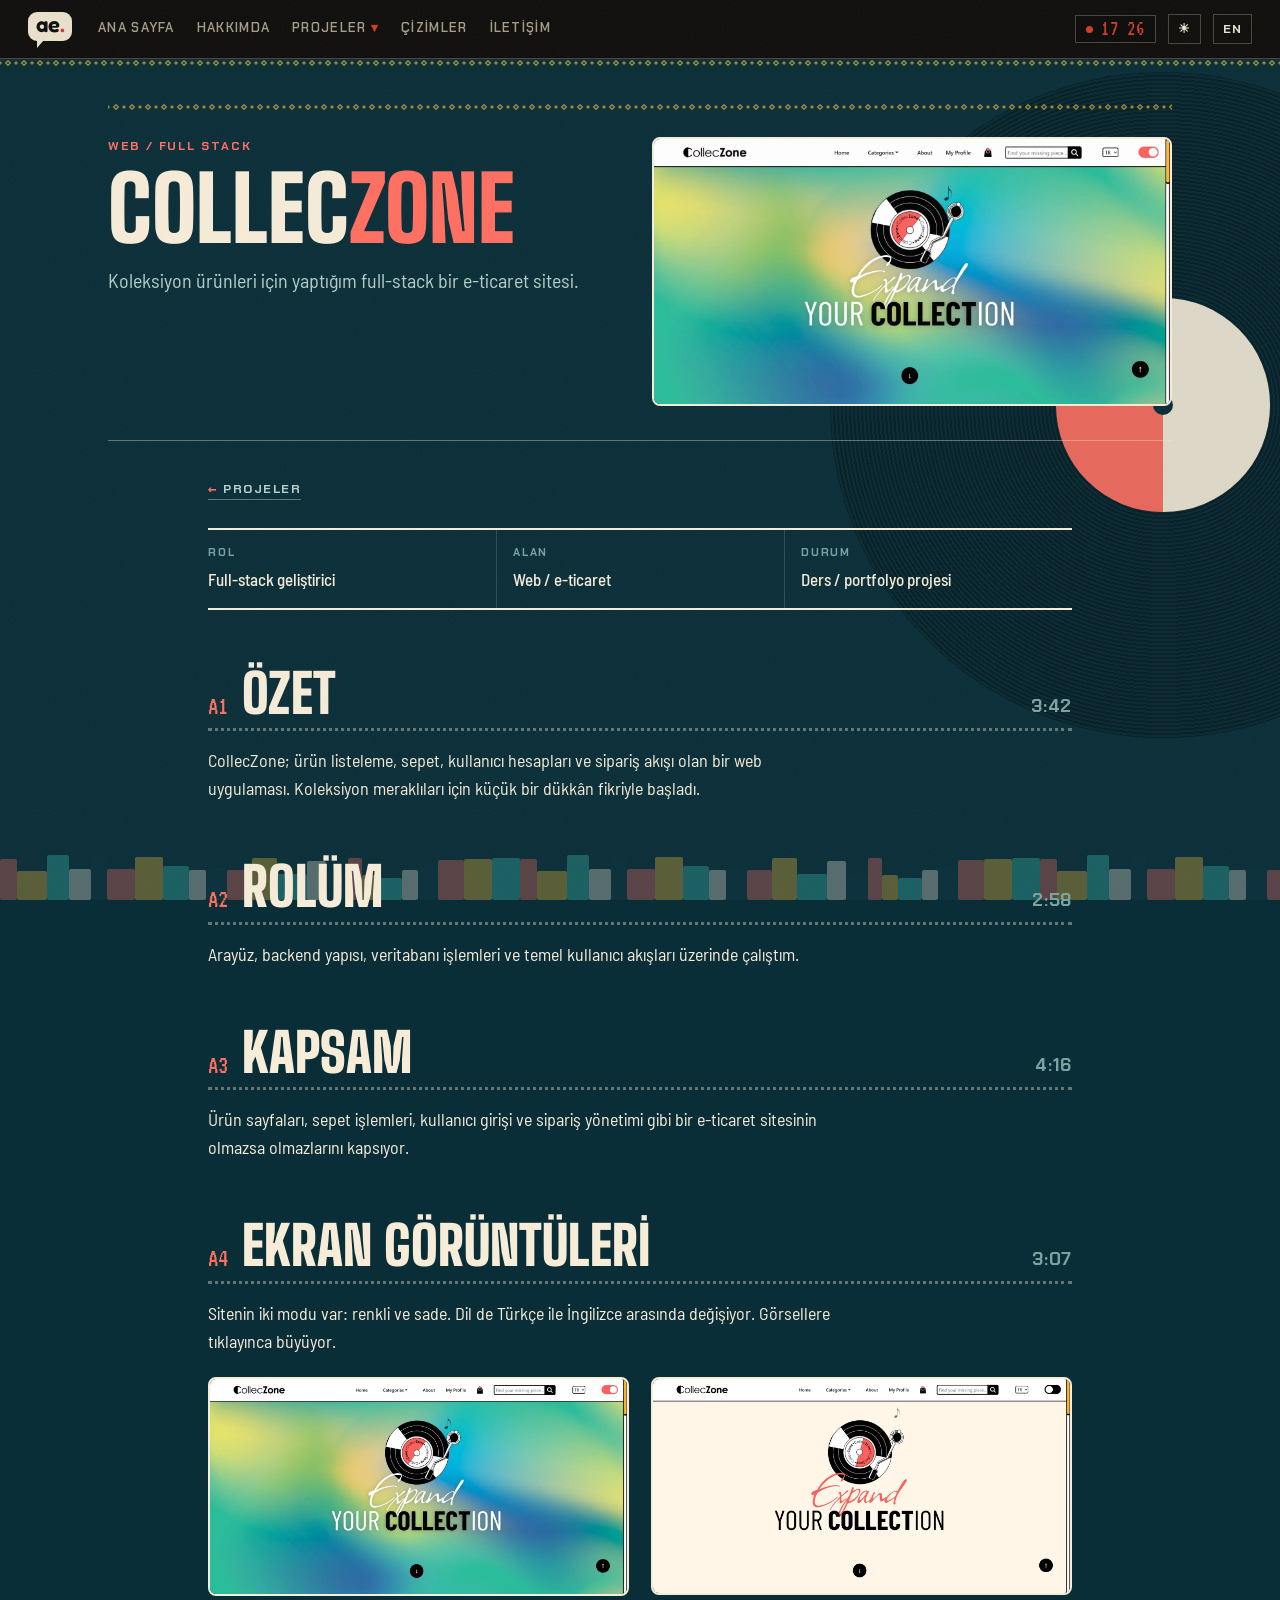
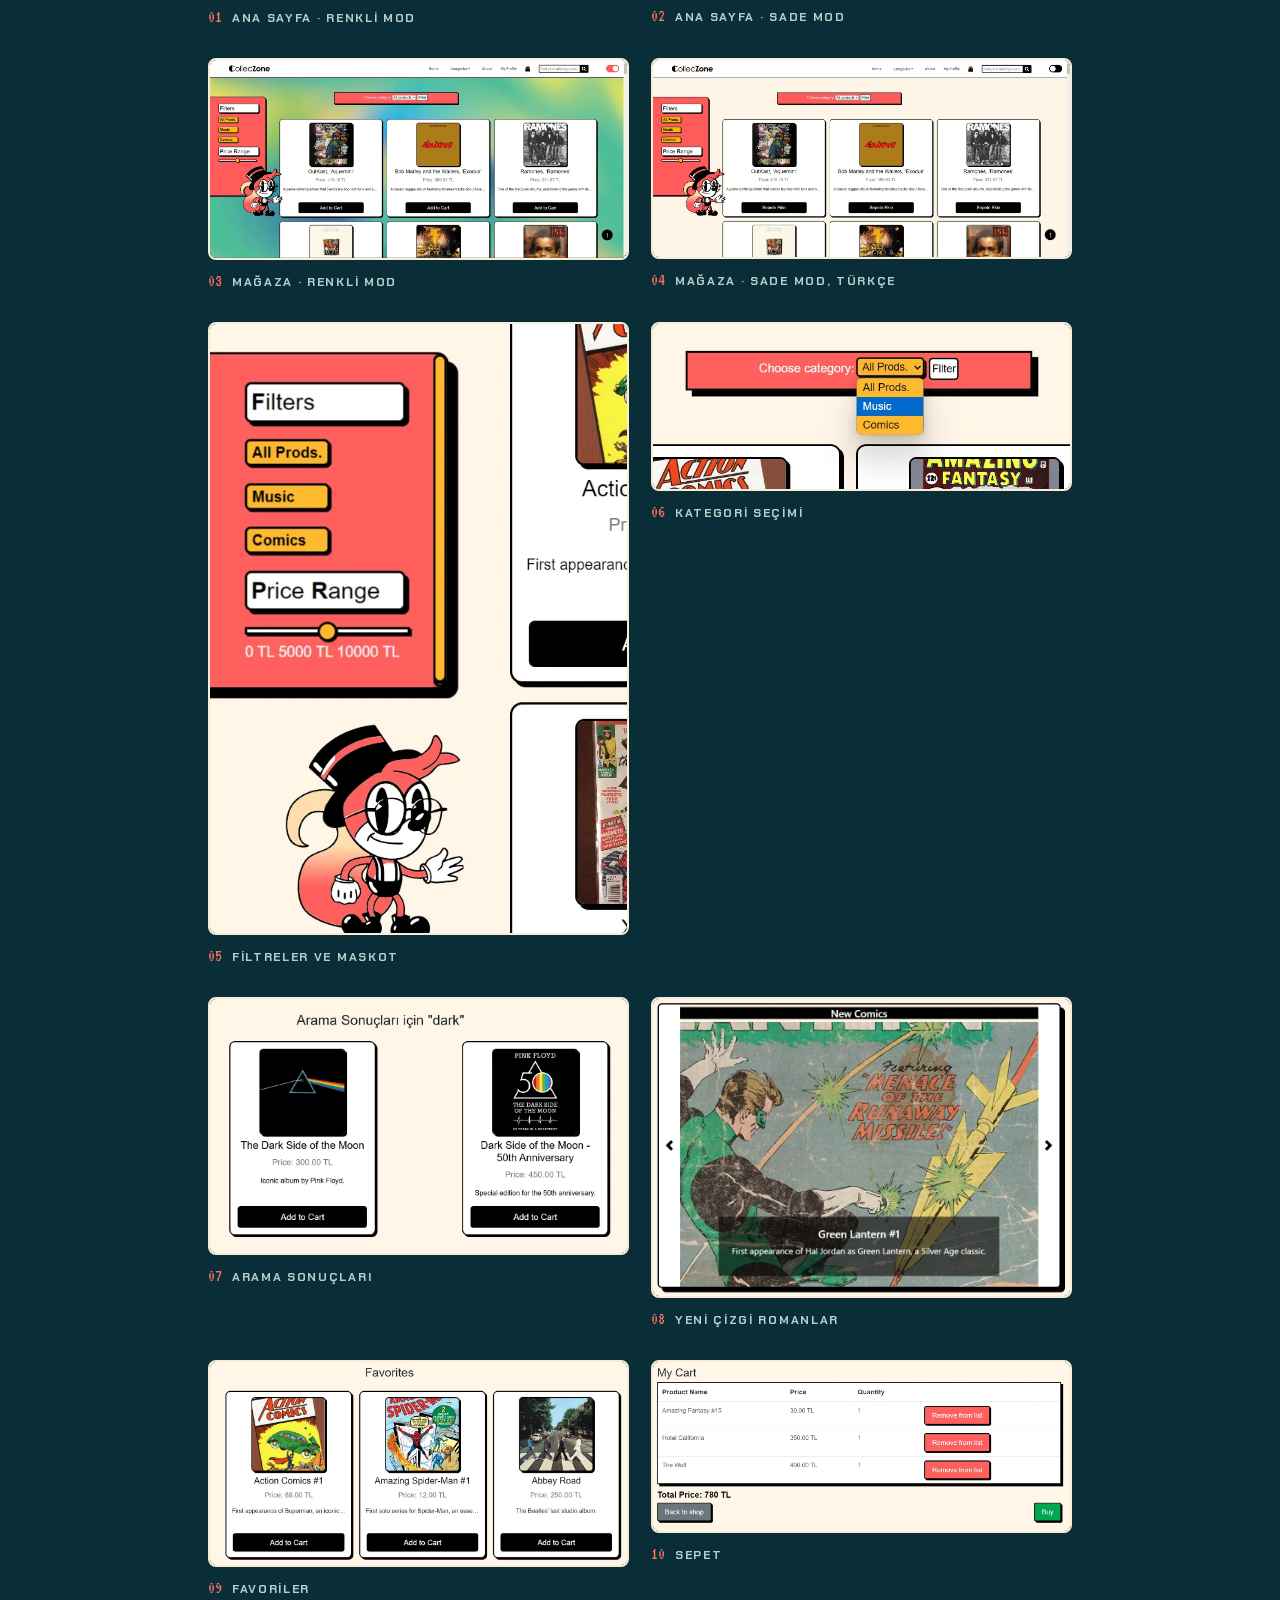
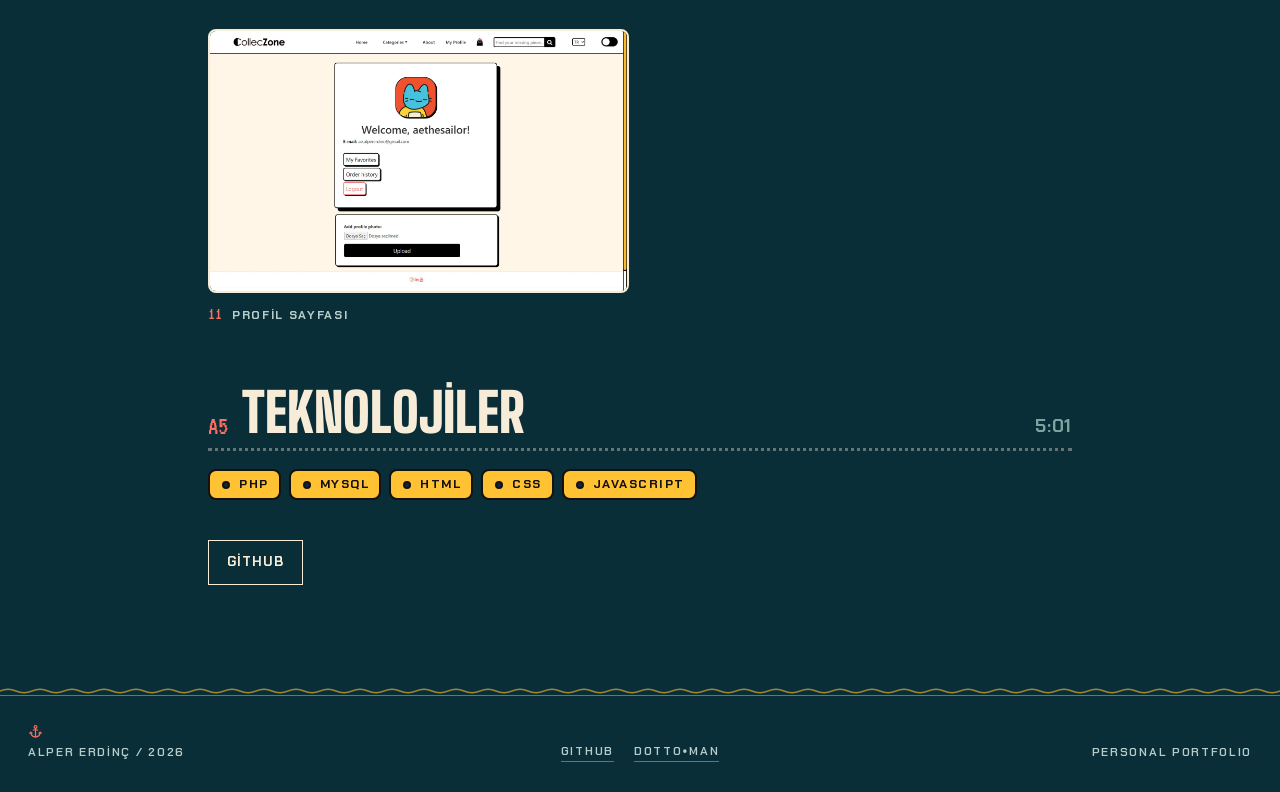
<file: pages/eticaret.html>
<!DOCTYPE html>
<html lang="tr" data-lang="tr">

<head>
  <meta charset="UTF-8" />
  <meta name="viewport" content="width=device-width, initial-scale=1.0" />
  <title>CollecZone — Alper Erdinç</title>
  <link rel="icon" type="image/svg+xml" href="../assets/favicon.svg" />
  <link rel="preconnect" href="https://fonts.googleapis.com" />
  <link rel="preconnect" href="https://fonts.gstatic.com" crossorigin />
  <link rel="stylesheet" href="https://fonts.googleapis.com/css2?family=Fredoka:wght@600&text=ae.&display=swap" />
  <link rel="stylesheet"
    href="https://fonts.googleapis.com/css2?family=Big+Shoulders+Display:wght@700;800;900&family=Barlow+Semi+Condensed:wght@400;500;600&family=Chakra+Petch:wght@500;600;700&family=VT323&display=swap" />
  <link rel="stylesheet" href="../css/analog.css?v=37" />
  <link rel="stylesheet" href="../css/worlds/collec.css?v=3" />
</head>

<body data-world="collec">
  <div class="cursor" id="cursor"></div>
  <div class="grain" aria-hidden="true"></div>

  <nav class="navbar">
    <a href="../index.html" class="nav-logo">ae<span style="color: var(--accent)">.</span></a>

    <div class="nav-links">
      <a href="../index.html" data-tr="ana sayfa" data-en="home">ana sayfa</a>
      <a href="../index.html#about" data-tr="hakkımda" data-en="about">hakkımda</a>

      <details class="nav-dropdown">
        <summary data-tr="projeler" data-en="projects">projeler</summary>

        <div class="dropdown-menu" lang="en">
          <a href="../index.html#projects" data-tr="tüm projeler" data-en="all projects">tüm projeler</a>
          <a href="dotto-block-breaker.html">Dotto: Block Breaker</a>
          <a href="divealamut.html">DiveAlamut</a>
          <a href="jazurider.html">JazuRider</a>
          <a href="dottoman.html">Dotto•Man</a>
          <a href="tez-oyunu.html" data-tr="adaptive npc ai" data-en="adaptive npc ai">adaptive npc ai</a>
          <a href="eticaret.html">CollecZone</a>
          <a href="nothing-to-report.html">Nothing To Report</a>
          <a href="2d-oyunlar.html" data-tr="Kantanfu" data-en="Kantanfu">Kantanfu</a>
          <a href="brand-detection.html">Vehicle Brand Detection</a>
        </div>
      </details>

      <a href="artworks.html" data-tr="çizimler" data-en="artworks">çizimler</a>

      <a href="../index.html#contact" data-tr="iletişim" data-en="contact">iletişim</a>
    </div>

    <div class="nav-right">
      <div class="nav-clock" aria-hidden="true">
        <span class="rec-led"></span>
        <span class="nav-clock-digits" id="navClock">00:00</span>
      </div>

      <div class="theme-controls" aria-label="Tema kontrolleri">
        <div class="theme-picker" aria-label="Renk teması seçimi">
          <button class="theme-dot theme-orange" type="button" data-theme-choice="orange" title="I / KIZIL"
            aria-label="Kırmızı tema">I</button>
          <button class="theme-dot theme-blue" type="button" data-theme-choice="blue" title="II / GÖK"
            aria-label="Turkuaz tema">II</button>
          <button class="theme-dot theme-purple" type="button" data-theme-choice="purple" title="III / ERGUVAN"
            aria-label="Erguvan tema">III</button>
          <button class="theme-dot theme-green" type="button" data-theme-choice="green" title="IV / YEŞİL"
            aria-label="Yeşil tema">IV</button>
        </div>

        <button class="mode-toggle" id="modeToggle" type="button" aria-label="Gündüz moduna geç">☀</button>
      </div>

      <button class="lang-toggle" id="langToggle">EN</button>
      <button class="nav-hamburger" id="navHamburger">menü</button>
    </div>
  </nav>

  <div class="mobile-menu" id="mobileMenu">
    <a href="../index.html" data-tr="ana sayfa" data-en="home">ana sayfa</a>
    <a href="../index.html#about" data-tr="hakkımda" data-en="about">hakkımda</a>

    <details class="mobile-dropdown">
      <summary data-tr="projeler" data-en="projects">projeler</summary>

      <div class="mobile-dropdown-menu" lang="en">
        <a href="../index.html#projects" data-tr="tüm projeler" data-en="all projects">tüm projeler</a>
        <a href="dotto-block-breaker.html">Dotto: Block Breaker</a>
        <a href="divealamut.html">DiveAlamut</a>
        <a href="jazurider.html">JazuRider</a>
        <a href="dottoman.html">Dotto•Man</a>
        <a href="tez-oyunu.html" data-tr="ADAPTIVE NPC AI" data-en="ADAPTIVE NPC AI">ADAPTIVE NPC AI</a>
        <a href="eticaret.html">CollecZone</a>
        <a href="nothing-to-report.html">Nothing To Report</a>
        <a href="2d-oyunlar.html" data-tr="Kantanfu" data-en="Kantanfu">Kantanfu</a>
        <a href="brand-detection.html">Vehicle Brand Detection</a>
      </div>
    </details>

    <a href="artworks.html" data-tr="çizimler" data-en="artworks">çizimler</a>
    <a href="../index.html#contact" data-tr="iletişim" data-en="contact">iletişim</a>
  </div>

  <div class="world world-collec">
  <div class="crate" aria-hidden="true">
    <span class="record"></span>
    <i class="spines"></i>
  </div>

  <section class="project-hero project-hero--shot">
    <div class="project-hero-dots"></div>

    <div class="project-hero-content">
      <div class="badge" data-tr="web / full stack" data-en="web / full stack">web / full stack</div>
      <h1 lang="en"><span class="h1-a">Collec</span><span class="h1-b">Zone</span></h1>
      <p class="lead" data-tr="Koleksiyon ürünleri için yaptığım full-stack bir e-ticaret sitesi." data-en="A full-stack e-commerce site I built for collectibles.">
        Koleksiyon ürünleri için yaptığım full-stack bir e-ticaret sitesi.
      </p>
      <figure class="hero-shot">
        <img src="../images/projects/colleczone/01-home-colour.webp" alt="CollecZone ana sayfası, renkli arka planlı plak çalar ve Expand your collection yazısı" width="1600" height="822" />
      </figure>
    </div>
  </section>

  <main class="project-body">
    <a href="../index.html#projects" class="back-link" data-tr="projeler" data-en="projects">projeler</a>

    <div class="case-meta">
      <div class="meta-item">
        <span data-tr="rol" data-en="role">rol</span>
        <p data-tr="Full-stack geliştirici" data-en="Full-stack developer">Full-stack geliştirici</p>
      </div>

      <div class="meta-item">
        <span data-tr="alan" data-en="field">alan</span>
        <p data-tr="Web / e-ticaret" data-en="Web / e-commerce">Web / e-ticaret</p>
      </div>

      <div class="meta-item">
        <span data-tr="durum" data-en="status">durum</span>
        <p data-tr="Ders / portfolyo projesi" data-en="Course / portfolio project">Ders / portfolyo projesi</p>
      </div>
    </div>

    <h2 data-tr="özet" data-en="overview">özet</h2>
    <p data-tr="CollecZone; ürün listeleme, sepet, kullanıcı hesapları ve sipariş akışı olan bir web uygulaması. Koleksiyon meraklıları için küçük bir dükkân fikriyle başladı." data-en="CollecZone is a web app with product listings, a cart, user accounts and an order flow. It started as the idea of a small shop for collectors.">
        CollecZone; ürün listeleme, sepet, kullanıcı hesapları ve sipariş akışı olan bir web uygulaması. Koleksiyon meraklıları için küçük bir dükkân fikriyle başladı.
      </p>

    <h2 data-tr="rolüm" data-en="my role">rolüm</h2>
    <p data-tr="Arayüz, backend yapısı, veritabanı işlemleri ve temel kullanıcı akışları üzerinde çalıştım." data-en="I worked on the front end, the back-end structure, database operations and the main user flows.">
        Arayüz, backend yapısı, veritabanı işlemleri ve temel kullanıcı akışları üzerinde çalıştım.
      </p>

    <h2 data-tr="kapsam" data-en="scope">kapsam</h2>
    <p data-tr="Ürün sayfaları, sepet işlemleri, kullanıcı girişi ve sipariş yönetimi gibi bir e-ticaret sitesinin olmazsa olmazlarını kapsıyor." data-en="It covers the must-haves of an online shop: product pages, cart handling, user login and order management.">
        Ürün sayfaları, sepet işlemleri, kullanıcı girişi ve sipariş yönetimi gibi bir e-ticaret sitesinin olmazsa olmazlarını kapsıyor.
      </p>

    <h2 data-tr="ekran görüntüleri" data-en="screenshots">ekran görüntüleri</h2>
    <p data-tr="Sitenin iki modu var: renkli ve sade. Dil de Türkçe ile İngilizce arasında değişiyor. Görsellere tıklayınca büyüyor."
      data-en="The site has two modes, colourful and plain, and switches between Turkish and English. Click a screenshot to enlarge it.">
      Sitenin iki modu var: renkli ve sade. Dil de Türkçe ile İngilizce arasında değişiyor. Görsellere tıklayınca büyüyor.
    </p>

    <div class="shots">
      <figure class="shot">
        <a href="../images/projects/colleczone/01-home-colour.webp"><img src="../images/projects/colleczone/01-home-colour.webp" alt="CollecZone ana sayfası, renkli arka planlı plak çalar ve Expand your collection yazısı" width="1600" height="822" loading="lazy" /></a>
        <figcaption><span class="shot-no">01</span><span data-tr="ana sayfa · renkli mod" data-en="home · colourful mode">ana sayfa · renkli mod</span></figcaption>
      </figure>
      <figure class="shot">
        <a href="../images/projects/colleczone/02-home-plain.webp"><img src="../images/projects/colleczone/02-home-plain.webp" alt="CollecZone ana sayfasının açık temalı hali" width="1600" height="820" loading="lazy" /></a>
        <figcaption><span class="shot-no">02</span><span data-tr="ana sayfa · sade mod" data-en="home · plain mode">ana sayfa · sade mod</span></figcaption>
      </figure>
      <figure class="shot">
        <a href="../images/projects/colleczone/03-shop-colour.webp"><img src="../images/projects/colleczone/03-shop-colour.webp" alt="Ürün kartları, filtre paneli ve maskot, renkli modda" width="1600" height="760" loading="lazy" /></a>
        <figcaption><span class="shot-no">03</span><span data-tr="mağaza · renkli mod" data-en="shop · colourful mode">mağaza · renkli mod</span></figcaption>
      </figure>
      <figure class="shot">
        <a href="../images/projects/colleczone/04-shop-plain-tr.webp"><img src="../images/projects/colleczone/04-shop-plain-tr.webp" alt="Mağaza sayfası açık temada, Türkçe fiyat ve Sepete Ekle düğmeleri" width="1600" height="758" loading="lazy" /></a>
        <figcaption><span class="shot-no">04</span><span data-tr="mağaza · sade mod, Türkçe" data-en="shop · plain mode, Turkish">mağaza · sade mod, Türkçe</span></figcaption>
      </figure>
      <figure class="shot">
        <a href="../images/projects/colleczone/05-filters-mascot.webp"><img src="../images/projects/colleczone/05-filters-mascot.webp" alt="Kategori ve fiyat aralığı filtreleri, yanında şapkalı maskot" width="556" height="813" loading="lazy" /></a>
        <figcaption><span class="shot-no">05</span><span data-tr="filtreler ve maskot" data-en="filters and the mascot">filtreler ve maskot</span></figcaption>
      </figure>
      <figure class="shot">
        <a href="../images/projects/colleczone/06-category-picker.webp"><img src="../images/projects/colleczone/06-category-picker.webp" alt="Müzik ve çizgi roman arasında seçim yapılan kategori menüsü" width="686" height="273" loading="lazy" /></a>
        <figcaption><span class="shot-no">06</span><span data-tr="kategori seçimi" data-en="category picker">kategori seçimi</span></figcaption>
      </figure>
      <figure class="shot">
        <a href="../images/projects/colleczone/07-search.webp"><img src="../images/projects/colleczone/07-search.webp" alt="dark araması için çıkan iki Pink Floyd albümü" width="1209" height="736" loading="lazy" /></a>
        <figcaption><span class="shot-no">07</span><span data-tr="arama sonuçları" data-en="search results">arama sonuçları</span></figcaption>
      </figure>
      <figure class="shot">
        <a href="../images/projects/colleczone/08-new-comics.webp"><img src="../images/projects/colleczone/08-new-comics.webp" alt="Yeni çizgi romanlar karuselinde Green Lantern #1" width="984" height="701" loading="lazy" /></a>
        <figcaption><span class="shot-no">08</span><span data-tr="yeni çizgi romanlar" data-en="new comics">yeni çizgi romanlar</span></figcaption>
      </figure>
      <figure class="shot">
        <a href="../images/projects/colleczone/09-favourites.webp"><img src="../images/projects/colleczone/09-favourites.webp" alt="Favorilere eklenmiş iki çizgi roman ve bir albüm" width="1402" height="682" loading="lazy" /></a>
        <figcaption><span class="shot-no">09</span><span data-tr="favoriler" data-en="favourites">favoriler</span></figcaption>
      </figure>
      <figure class="shot">
        <a href="../images/projects/colleczone/10-cart.webp"><img src="../images/projects/colleczone/10-cart.webp" alt="Sepette üç ürün, toplam fiyat ve satın al düğmesi" width="1497" height="607" loading="lazy" /></a>
        <figcaption><span class="shot-no">10</span><span data-tr="sepet" data-en="cart">sepet</span></figcaption>
      </figure>
      <figure class="shot">
        <a href="../images/projects/colleczone/11-profile.webp"><img src="../images/projects/colleczone/11-profile.webp" alt="Kullanıcı profili, favoriler, sipariş geçmişi ve profil fotoğrafı yükleme" width="1600" height="1000" loading="lazy" /></a>
        <figcaption><span class="shot-no">11</span><span data-tr="profil sayfası" data-en="profile page">profil sayfası</span></figcaption>
      </figure>
    </div>

    <h2 data-tr="teknolojiler" data-en="tech stack">teknolojiler</h2>
    <ul lang="en">
      <li>PHP</li>
      <li>MySQL</li>
      <li>HTML</li>
      <li>CSS</li>
      <li>JavaScript</li>
    </ul>

    <div class="project-links">
      <a href="https://github.com/alpererdinc" target="_blank" class="btn btn-white" data-tr="github"
        data-en="github">github</a>
    </div>
  </main>

  <footer class="footer">
    <div class="footer-left">alper erdinç / 2026</div>

    <div class="footer-links" lang="en">
      <a href="https://github.com/alpererdinc" target="_blank">github</a>
      <a href="dottoman/">dotto<span class="mid-dot">•</span>man</a>
    </div>

    <div class="footer-right" lang="en">personal portfolio</div>
  </footer>


  <button class="scroll-top" id="scrollTopBtn" aria-label="Sayfanın başına dön">
    ↑
  </button>
  </div>

  <script src="../js/main.js?v=analog13"></script>
  <script src="../js/worlds/collec.js?v=1"></script>
  <script data-goatcounter="https://alpererdinc.goatcounter.com/count"
    async src="https://gc.zgo.at/count.js"></script>
</body>

</html>
</file>
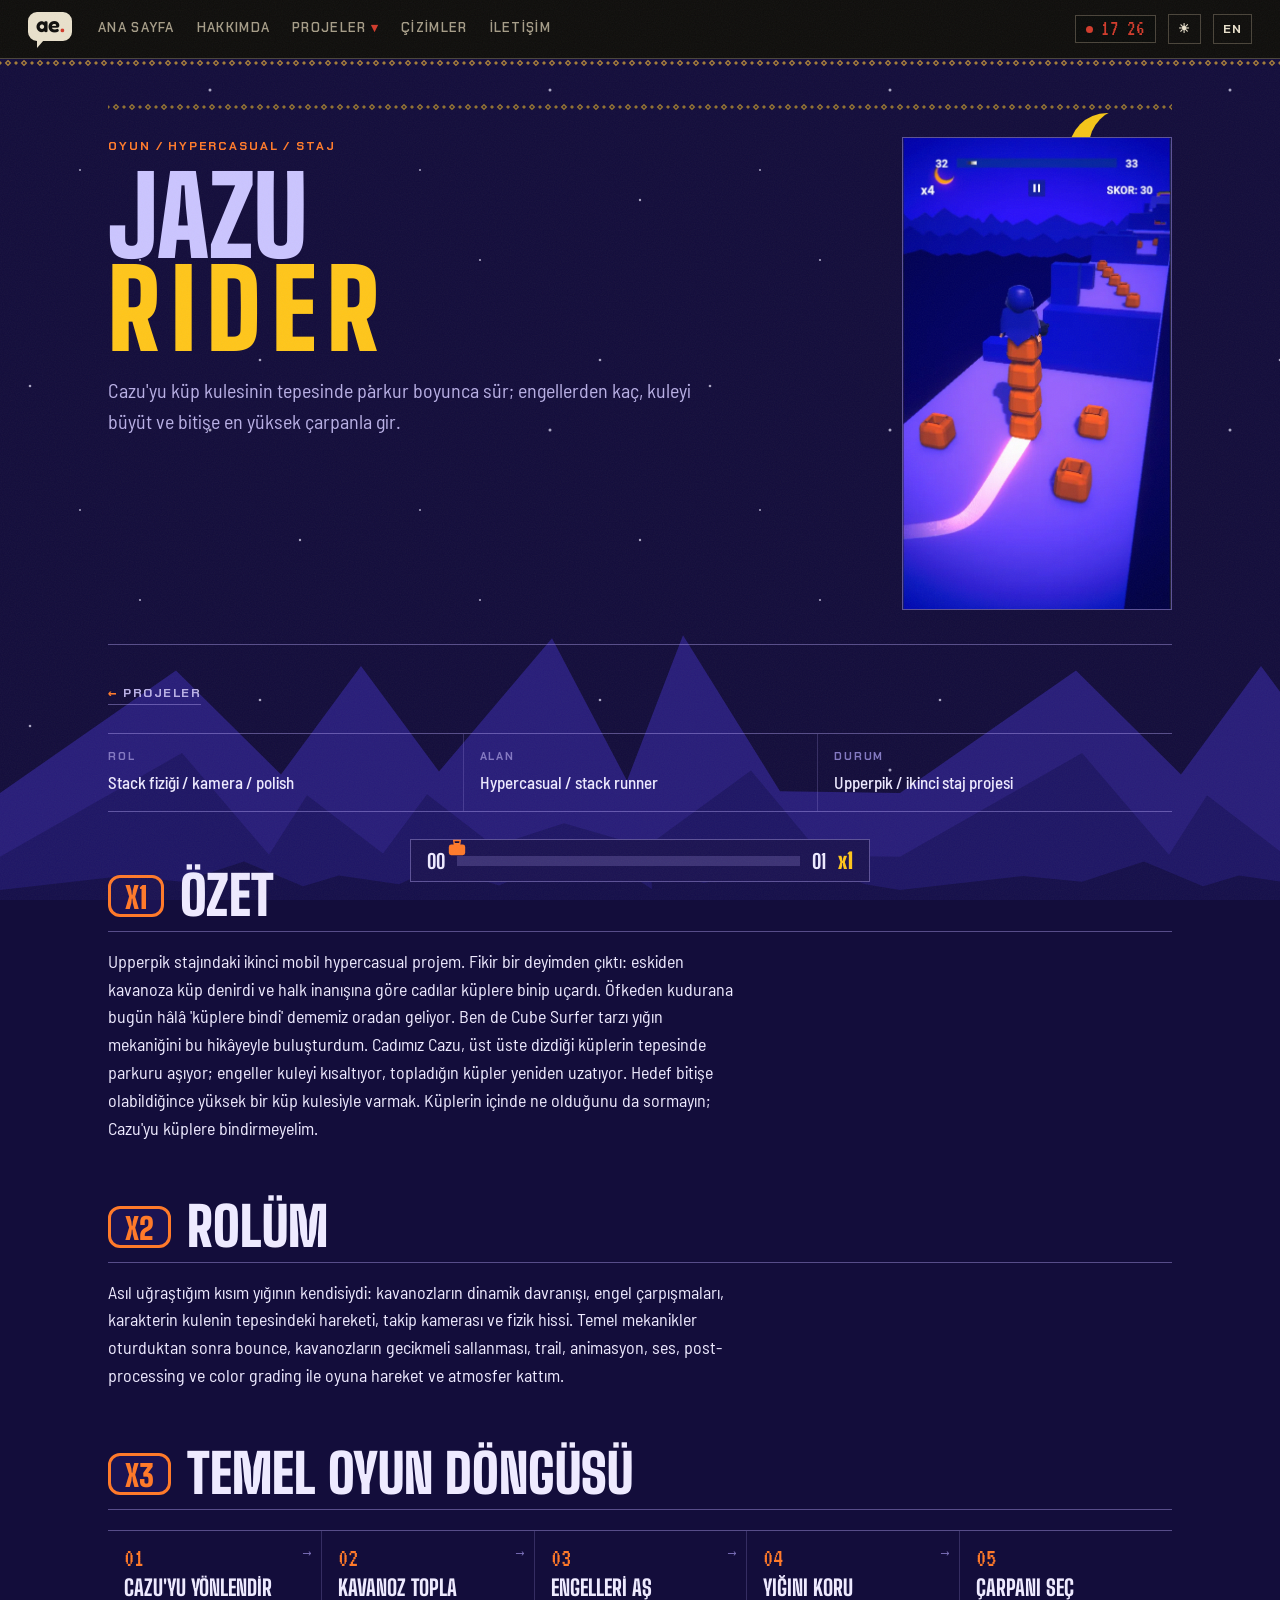
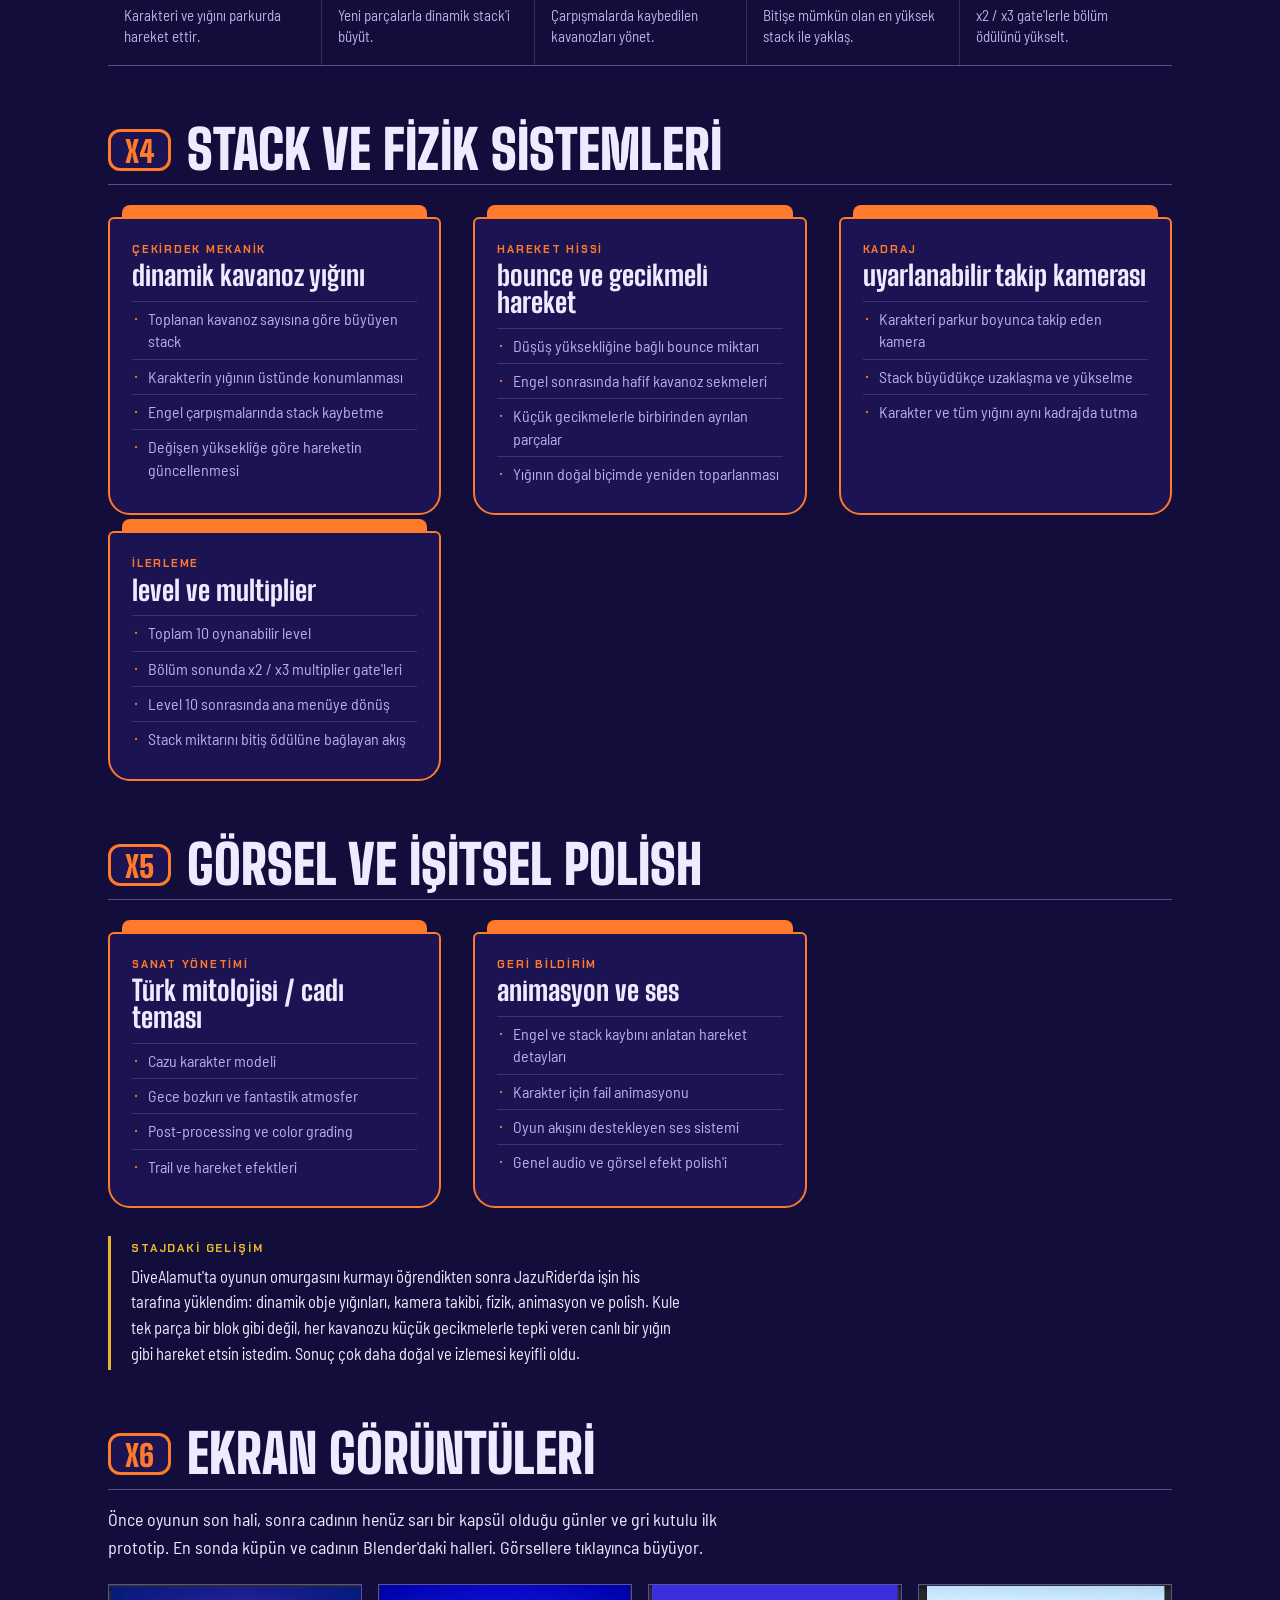
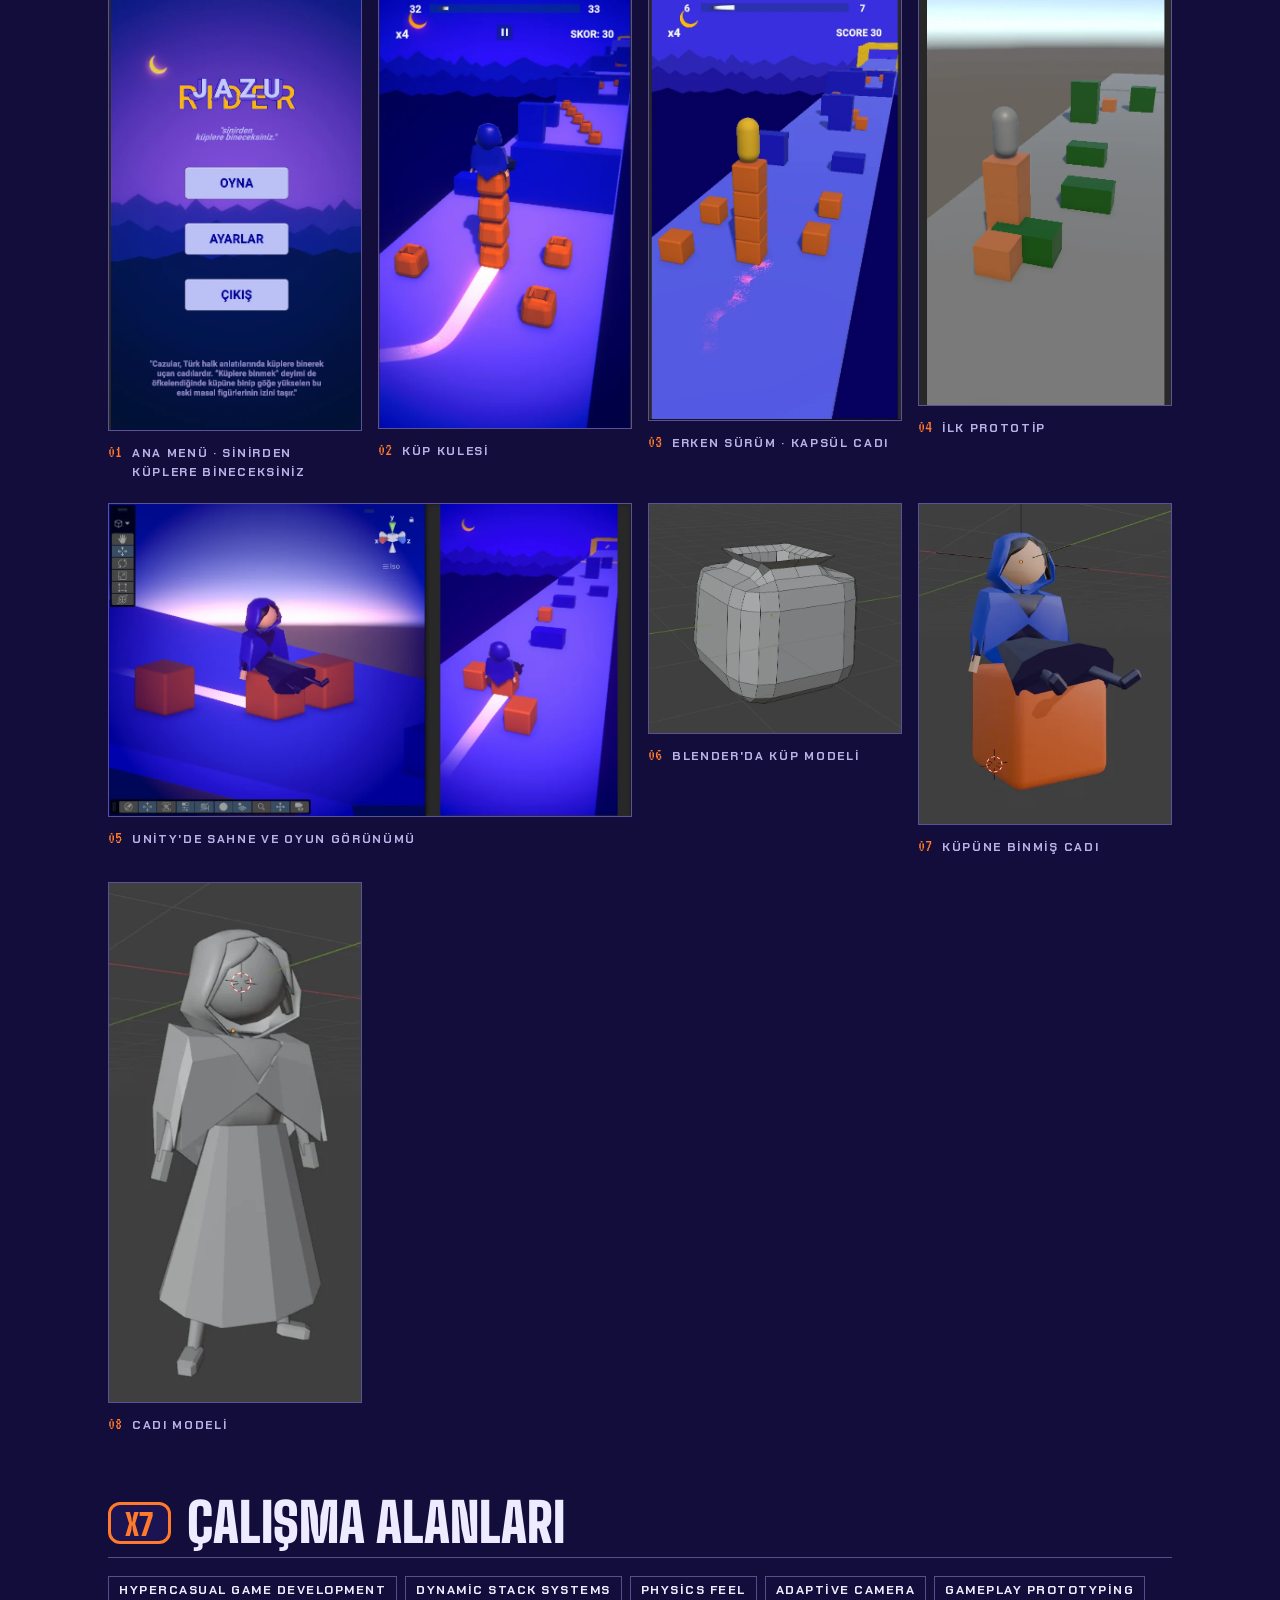
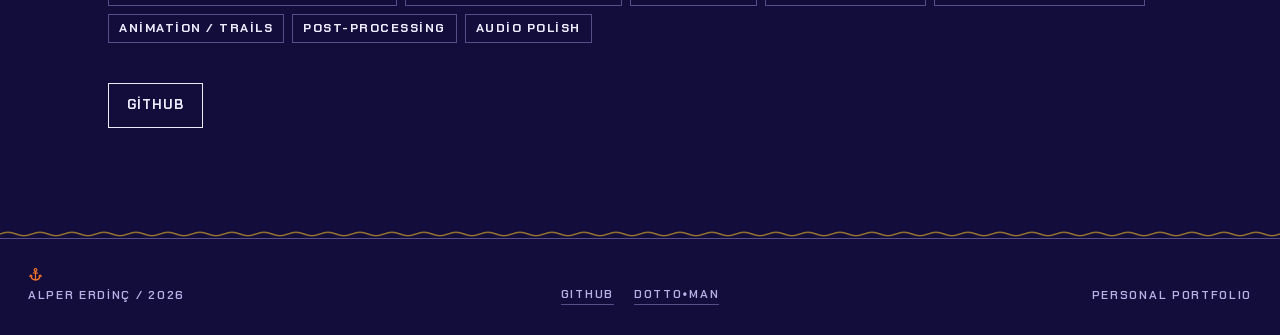
<file: pages/jazurider.html>
<!DOCTYPE html>
<html lang="tr" data-lang="tr">

<head>
  <meta charset="UTF-8" />
  <meta name="viewport" content="width=device-width, initial-scale=1.0" />
  <title>JazuRider — Alper Erdinç</title>
  <link rel="icon" type="image/svg+xml" href="../assets/favicon.svg" />
  <link rel="preconnect" href="https://fonts.googleapis.com" />
  <link rel="preconnect" href="https://fonts.gstatic.com" crossorigin />
  <link rel="stylesheet" href="https://fonts.googleapis.com/css2?family=Fredoka:wght@600&text=ae.&display=swap" />
  <link rel="stylesheet"
    href="https://fonts.googleapis.com/css2?family=Big+Shoulders+Display:wght@700;800;900&family=Barlow+Semi+Condensed:wght@400;500;600&family=Chakra+Petch:wght@500;600;700&family=VT323&display=swap" />
  <link rel="stylesheet" href="../css/analog.css?v=37" />
  <link rel="stylesheet" href="../css/worlds/jazu.css?v=3" />
</head>

<body data-world="jazu">
  <div class="cursor" id="cursor"></div>
  <div class="grain" aria-hidden="true"></div>

  <nav class="navbar">
    <a href="../index.html" class="nav-logo">ae<span style="color: var(--accent)">.</span></a>

    <div class="nav-links">
      <a href="../index.html" data-tr="ana sayfa" data-en="home">ana sayfa</a>
      <a href="../index.html#about" data-tr="hakkımda" data-en="about">hakkımda</a>

      <details class="nav-dropdown">
        <summary data-tr="projeler" data-en="projects">projeler</summary>

        <div class="dropdown-menu" lang="en">
          <a href="../index.html#projects" data-tr="tüm projeler" data-en="all projects">tüm projeler</a>
          <a href="dotto-block-breaker.html">Dotto: Block Breaker</a>
          <a href="divealamut.html">DiveAlamut</a>
          <a href="jazurider.html">JazuRider</a>
          <a href="dottoman.html">Dotto•Man</a>
          <a href="tez-oyunu.html" data-tr="adaptive npc ai" data-en="adaptive npc ai">adaptive npc ai</a>
          <a href="eticaret.html">CollecZone</a>
          <a href="nothing-to-report.html">Nothing To Report</a>
          <a href="2d-oyunlar.html" data-tr="Kantanfu" data-en="Kantanfu">Kantanfu</a>
          <a href="brand-detection.html">Vehicle Brand Detection</a>
        </div>
      </details>

      <a href="artworks.html" data-tr="çizimler" data-en="artworks">çizimler</a>

      <a href="../index.html#contact" data-tr="iletişim" data-en="contact">iletişim</a>
    </div>

    <div class="nav-right">
      <div class="nav-clock" aria-hidden="true">
        <span class="rec-led"></span>
        <span class="nav-clock-digits" id="navClock">00:00</span>
      </div>

      <div class="theme-controls" aria-label="Tema kontrolleri">
        <div class="theme-picker" aria-label="Renk teması seçimi">
          <button class="theme-dot theme-orange" type="button" data-theme-choice="orange" title="I / KIZIL"
            aria-label="Kırmızı tema">I</button>
          <button class="theme-dot theme-blue" type="button" data-theme-choice="blue" title="II / GÖK"
            aria-label="Turkuaz tema">II</button>
          <button class="theme-dot theme-purple" type="button" data-theme-choice="purple" title="III / ERGUVAN"
            aria-label="Erguvan tema">III</button>
          <button class="theme-dot theme-green" type="button" data-theme-choice="green" title="IV / YEŞİL"
            aria-label="Yeşil tema">IV</button>
        </div>

        <button class="mode-toggle" id="modeToggle" type="button" aria-label="Gündüz moduna geç">☀</button>
      </div>

      <button class="lang-toggle" id="langToggle">EN</button>
      <button class="nav-hamburger" id="navHamburger">menü</button>
    </div>
  </nav>

  <div class="mobile-menu" id="mobileMenu">
    <a href="../index.html" data-tr="ana sayfa" data-en="home">ana sayfa</a>
    <a href="../index.html#about" data-tr="hakkımda" data-en="about">hakkımda</a>

    <details class="mobile-dropdown">
      <summary data-tr="projeler" data-en="projects">projeler</summary>

      <div class="mobile-dropdown-menu" lang="en">
        <a href="../index.html#projects" data-tr="tüm projeler" data-en="all projects">tüm projeler</a>
        <a href="dotto-block-breaker.html">Dotto: Block Breaker</a>
        <a href="divealamut.html">DiveAlamut</a>
        <a href="jazurider.html">JazuRider</a>
        <a href="dottoman.html">Dotto•Man</a>
        <a href="tez-oyunu.html" data-tr="ADAPTIVE NPC AI" data-en="ADAPTIVE NPC AI">ADAPTIVE NPC AI</a>
        <a href="eticaret.html">CollecZone</a>
        <a href="nothing-to-report.html">Nothing To Report</a>
        <a href="2d-oyunlar.html" data-tr="Kantanfu" data-en="Kantanfu">Kantanfu</a>
        <a href="brand-detection.html">Vehicle Brand Detection</a>
      </div>
    </details>

    <a href="artworks.html" data-tr="çizimler" data-en="artworks">çizimler</a>
    <a href="../index.html#contact" data-tr="iletişim" data-en="contact">iletişim</a>
  </div>

  <div class="world world-jazu">
  <div class="dusk" aria-hidden="true">
    <i class="stars"></i>
    <span class="moon"></span>
    <span class="kup" style="--y:30%;--s:62px;--t:120s;--d:-20s;--rest:60%"><svg viewBox="0 0 64 64" xmlns="http://www.w3.org/2000/svg"><path d="M16 24H48Q54 24 54 32V50Q54 58 46 58H18Q10 58 10 50V32Q10 24 16 24Z" fill="currentColor"/><path d="M18 11H46L42 25H22Z" fill="currentColor"/><path d="M23 14H41L40 18H24Z" fill="var(--bg)"/><path d="M17 35V49" stroke="#fff" stroke-opacity=".28" stroke-width="3" stroke-linecap="round"/></svg></span>
    <span class="kup" style="--y:52%;--s:46px;--t:150s;--d:-85s;--rest:22%"><svg viewBox="0 0 64 64" xmlns="http://www.w3.org/2000/svg"><path d="M16 24H48Q54 24 54 32V50Q54 58 46 58H18Q10 58 10 50V32Q10 24 16 24Z" fill="currentColor"/><path d="M18 11H46L42 25H22Z" fill="currentColor"/><path d="M23 14H41L40 18H24Z" fill="var(--bg)"/><path d="M17 35V49" stroke="#fff" stroke-opacity=".28" stroke-width="3" stroke-linecap="round"/></svg></span>
    <span class="kup" style="--y:18%;--s:54px;--t:100s;--d:-60s;--rest:80%"><svg viewBox="0 0 64 64" xmlns="http://www.w3.org/2000/svg"><path d="M16 24H48Q54 24 54 32V50Q54 58 46 58H18Q10 58 10 50V32Q10 24 16 24Z" fill="currentColor"/><path d="M18 11H46L42 25H22Z" fill="currentColor"/><path d="M23 14H41L40 18H24Z" fill="var(--bg)"/><path d="M17 35V49" stroke="#fff" stroke-opacity=".28" stroke-width="3" stroke-linecap="round"/></svg></span>
    <span class="kup" style="--y:68%;--s:40px;--t:170s;--d:-130s;--rest:40%"><svg viewBox="0 0 64 64" xmlns="http://www.w3.org/2000/svg"><path d="M16 24H48Q54 24 54 32V50Q54 58 46 58H18Q10 58 10 50V32Q10 24 16 24Z" fill="currentColor"/><path d="M18 11H46L42 25H22Z" fill="currentColor"/><path d="M23 14H41L40 18H24Z" fill="var(--bg)"/><path d="M17 35V49" stroke="#fff" stroke-opacity=".28" stroke-width="3" stroke-linecap="round"/></svg></span>
    <i class="ridge r1"></i><i class="ridge r2"></i><i class="ridge r3"></i>
  </div>

  <section class="project-hero project-hero--shot">
    <div class="project-hero-dots"></div>
    <div class="project-hero-content">
      <div class="badge" data-tr="oyun / hypercasual / staj" data-en="game / hypercasual / internship">oyun / hypercasual / staj</div>
      <h1 lang="en"><span class="h1-a">Jazu</span> <span class="h1-b">Rider</span></h1>
      <p class="lead"
        data-tr="Cazu'yu küp kulesinin tepesinde parkur boyunca sür; engellerden kaç, kuleyi büyüt ve bitişe en yüksek çarpanla gir." data-en="Ride Cazu along the track on top of a tower of küps, old Turkish jars; dodge the obstacles, grow the tower and cross the finish on the highest multiplier.">
        Cazu'yu küp kulesinin tepesinde parkur boyunca sür; engellerden kaç, kuleyi büyüt ve bitişe en yüksek çarpanla gir.
      </p>
      <figure class="hero-shot">
        <img src="../images/projects/jazurider/02-kup-tower.webp" alt="Kapüşonlu cadı üst üste dizilmiş turuncu küplerin üstünde yolda ilerliyor" width="543" height="955" />
      </figure>
    </div>
  </section>

  <main class="project-body project-body-wide">
    <a href="../index.html#projects" class="back-link" data-tr="projeler" data-en="projects">projeler</a>
    <div class="case-meta">
      <div class="meta-item">
        <span data-tr="rol" data-en="role">rol</span>
        <p data-tr="Stack fiziği / kamera / polish" data-en="Stack physics / camera / polish">Stack fiziği / kamera / polish</p>
      </div>
      <div class="meta-item">
        <span data-tr="alan" data-en="field">alan</span>
        <p data-tr="Hypercasual / stack runner" data-en="Hypercasual / stack runner">Hypercasual / stack runner</p>
      </div>
      <div class="meta-item">
        <span data-tr="durum" data-en="status">durum</span>
        <p data-tr="Upperpik / ikinci staj projesi" data-en="Upperpik / second internship project">Upperpik / ikinci staj projesi</p>
      </div>
    </div>

    <h2 data-tr="özet" data-en="overview">özet</h2>
    <p
      data-tr="Upperpik stajındaki ikinci mobil hypercasual projem. Fikir bir deyimden çıktı: eskiden kavanoza küp denirdi ve halk inanışına göre cadılar küplere binip uçardı. Öfkeden kudurana bugün hâlâ 'küplere bindi' dememiz oradan geliyor. Ben de Cube Surfer tarzı yığın mekaniğini bu hikâyeyle buluşturdum. Cadımız Cazu, üst üste dizdiği küplerin tepesinde parkuru aşıyor; engeller kuleyi kısaltıyor, topladığın küpler yeniden uzatıyor. Hedef bitişe olabildiğince yüksek bir küp kulesiyle varmak. Küplerin içinde ne olduğunu da sormayın; Cazu'yu küplere bindirmeyelim." data-en="My second mobile hypercasual project at Upperpik. The idea came from an idiom: in old Turkish a jar was a küp, and folk belief had witches flying around riding küps. That's why, when someone flies into a rage, Turks still say they 'rode the küps'. I paired that story with Cube Surfer style stacking. Our witch Cazu rides a tower of küps along the track; obstacles knock it shorter and the küps you collect build it back up. The goal is to reach the finish with the tallest tower you can. And don't ask what's inside the küps; you don't want Cazu riding them in anger.">
      Upperpik stajındaki ikinci mobil hypercasual projem. Fikir bir deyimden çıktı: eskiden kavanoza küp denirdi ve halk inanışına göre cadılar küplere binip uçardı. Öfkeden kudurana bugün hâlâ 'küplere bindi' dememiz oradan geliyor. Ben de Cube Surfer tarzı yığın mekaniğini bu hikâyeyle buluşturdum. Cadımız Cazu, üst üste dizdiği küplerin tepesinde parkuru aşıyor; engeller kuleyi kısaltıyor, topladığın küpler yeniden uzatıyor. Hedef bitişe olabildiğince yüksek bir küp kulesiyle varmak. Küplerin içinde ne olduğunu da sormayın; Cazu'yu küplere bindirmeyelim.
    </p>

    <h2 data-tr="rolüm" data-en="my role">rolüm</h2>
    <p
      data-tr="Asıl uğraştığım kısım yığının kendisiydi: kavanozların dinamik davranışı, engel çarpışmaları, karakterin kulenin tepesindeki hareketi, takip kamerası ve fizik hissi. Temel mekanikler oturduktan sonra bounce, kavanozların gecikmeli sallanması, trail, animasyon, ses, post-processing ve color grading ile oyuna hareket ve atmosfer kattım." data-en="Most of my time went into the stack itself: how the jars behave, obstacle collisions, the character moving on top of the tower, the follow camera and the physical feel. Once the basics held up, I added bounce, delayed jar wobble, trails, animation, sound, post-processing and colour grading to give it motion and atmosphere.">
        Asıl uğraştığım kısım yığının kendisiydi: kavanozların dinamik davranışı, engel çarpışmaları, karakterin kulenin tepesindeki hareketi, takip kamerası ve fizik hissi. Temel mekanikler oturduktan sonra bounce, kavanozların gecikmeli sallanması, trail, animasyon, ses, post-processing ve color grading ile oyuna hareket ve atmosfer kattım.
      </p>

    <h2 data-tr="temel oyun döngüsü" data-en="core gameplay loop">temel oyun döngüsü</h2>
    <div class="game-loop">
      <div class="game-loop-step">
        <span>01</span>
        <strong data-tr="Cazu'yu yönlendir" data-en="guide Cazu">Cazu'yu yönlendir</strong>
        <small data-tr="Karakteri ve yığını parkurda hareket ettir." data-en="Move the character and stack along the course.">Karakteri ve yığını parkurda hareket ettir.</small>
      </div>
      <div class="game-loop-step">
        <span>02</span>
        <strong data-tr="kavanoz topla" data-en="collect jars">kavanoz topla</strong>
        <small data-tr="Yeni parçalarla dinamik stack'i büyüt." data-en="Grow the dynamic stack with new pieces.">Yeni parçalarla dinamik stack'i büyüt.</small>
      </div>
      <div class="game-loop-step">
        <span>03</span>
        <strong data-tr="engelleri aş" data-en="clear obstacles">engelleri aş</strong>
        <small data-tr="Çarpışmalarda kaybedilen kavanozları yönet." data-en="Manage the jars lost through collisions.">Çarpışmalarda kaybedilen kavanozları yönet.</small>
      </div>
      <div class="game-loop-step">
        <span>04</span>
        <strong data-tr="yığını koru" data-en="preserve the stack">yığını koru</strong>
        <small data-tr="Bitişe mümkün olan en yüksek stack ile yaklaş." data-en="Approach the finish with the tallest possible stack.">Bitişe mümkün olan en yüksek stack ile yaklaş.</small>
      </div>
      <div class="game-loop-step">
        <span>05</span>
        <strong data-tr="çarpanı seç" data-en="choose multiplier">çarpanı seç</strong>
        <small data-tr="x2 / x3 gate'lerle bölüm ödülünü yükselt." data-en="Increase the level reward through x2 / x3 gates.">x2 / x3 gate'lerle bölüm ödülünü yükselt.</small>
      </div>
    </div>

    <h2 data-tr="stack ve fizik sistemleri" data-en="stack and physics systems">stack ve fizik sistemleri</h2>
    <div class="system-grid">
      <article class="system-card">
        <span class="system-card-kicker" data-tr="çekirdek mekanik" data-en="core mechanic">çekirdek mekanik</span>
        <h3 data-tr="dinamik kavanoz yığını" data-en="dynamic jar stack">dinamik kavanoz yığını</h3>
        <ul class="system-list">
          <li data-tr="Toplanan kavanoz sayısına göre büyüyen stack" data-en="A stack that grows with each collected jar">Toplanan kavanoz sayısına göre büyüyen stack</li>
          <li data-tr="Karakterin yığının üstünde konumlanması" data-en="Character positioning on top of the stack">Karakterin yığının üstünde konumlanması</li>
          <li data-tr="Engel çarpışmalarında stack kaybetme" data-en="Stack loss through obstacle collisions">Engel çarpışmalarında stack kaybetme</li>
          <li data-tr="Değişen yüksekliğe göre hareketin güncellenmesi" data-en="Movement updated according to changing stack height">Değişen yüksekliğe göre hareketin güncellenmesi</li>
        </ul>
      </article>

      <article class="system-card">
        <span class="system-card-kicker" data-tr="hareket hissi" data-en="motion feel">hareket hissi</span>
        <h3 data-tr="bounce ve gecikmeli hareket" data-en="bounce and delayed motion">bounce ve gecikmeli hareket</h3>
        <ul class="system-list">
          <li data-tr="Düşüş yüksekliğine bağlı bounce miktarı" data-en="Bounce strength based on fall height">Düşüş yüksekliğine bağlı bounce miktarı</li>
          <li data-tr="Engel sonrasında hafif kavanoz sekmeleri" data-en="Subtle jar rebounds after obstacles">Engel sonrasında hafif kavanoz sekmeleri</li>
          <li data-tr="Küçük gecikmelerle birbirinden ayrılan parçalar" data-en="Pieces separating with small delays">Küçük gecikmelerle birbirinden ayrılan parçalar</li>
          <li data-tr="Yığının doğal biçimde yeniden toparlanması" data-en="Natural reassembly of the stack">Yığının doğal biçimde yeniden toparlanması</li>
        </ul>
      </article>

      <article class="system-card">
        <span class="system-card-kicker" data-tr="kadraj" data-en="framing">kadraj</span>
        <h3 data-tr="uyarlanabilir takip kamerası" data-en="adaptive follow camera">uyarlanabilir takip kamerası</h3>
        <ul class="system-list">
          <li data-tr="Karakteri parkur boyunca takip eden kamera" data-en="Camera that follows the character through the course">Karakteri parkur boyunca takip eden kamera</li>
          <li data-tr="Stack büyüdükçe uzaklaşma ve yükselme" data-en="Pull back and rise as the stack grows">Stack büyüdükçe uzaklaşma ve yükselme</li>
          <li data-tr="Karakter ve tüm yığını aynı kadrajda tutma" data-en="Keep both character and full stack in frame">Karakter ve tüm yığını aynı kadrajda tutma</li>
        </ul>
      </article>

      <article class="system-card">
        <span class="system-card-kicker" data-tr="ilerleme" data-en="progression">ilerleme</span>
        <h3 data-tr="level ve multiplier" data-en="levels and multipliers">level ve multiplier</h3>
        <ul class="system-list">
          <li data-tr="Toplam 10 oynanabilir level" data-en="A total of 10 playable levels">Toplam 10 oynanabilir level</li>
          <li data-tr="Bölüm sonunda x2 / x3 multiplier gate'leri" data-en="x2 / x3 multiplier gates at the level finish">Bölüm sonunda x2 / x3 multiplier gate'leri</li>
          <li data-tr="Level 10 sonrasında ana menüye dönüş" data-en="Return to the main menu after level 10">Level 10 sonrasında ana menüye dönüş</li>
          <li data-tr="Stack miktarını bitiş ödülüne bağlayan akış" data-en="A flow that connects remaining stack size to the finish reward">Stack miktarını bitiş ödülüne bağlayan akış</li>
        </ul>
      </article>
    </div>

    <h2 data-tr="görsel ve işitsel polish" data-en="visual and audio polish">görsel ve işitsel polish</h2>
    <div class="system-grid">
      <article class="system-card">
        <span class="system-card-kicker" data-tr="sanat yönetimi" data-en="art direction">sanat yönetimi</span>
        <h3 data-tr="Türk mitolojisi / cadı teması" data-en="Turkish mythology / witch theme">Türk mitolojisi / cadı teması</h3>
        <ul class="system-list">
          <li data-tr="Cazu karakter modeli" data-en="Cazu character model">Cazu karakter modeli</li>
          <li data-tr="Gece bozkırı ve fantastik atmosfer" data-en="Night steppe and fantasy atmosphere">Gece bozkırı ve fantastik atmosfer</li>
          <li data-tr="Post-processing ve color grading" data-en="Post-processing and color grading">Post-processing ve color grading</li>
          <li data-tr="Trail ve hareket efektleri" data-en="Trail and motion effects">Trail ve hareket efektleri</li>
        </ul>
      </article>

      <article class="system-card">
        <span class="system-card-kicker" data-tr="geri bildirim" data-en="feedback">geri bildirim</span>
        <h3 data-tr="animasyon ve ses" data-en="animation and audio">animasyon ve ses</h3>
        <ul class="system-list">
          <li data-tr="Engel ve stack kaybını anlatan hareket detayları" data-en="Motion details that communicate obstacle hits and stack loss">Engel ve stack kaybını anlatan hareket detayları</li>
          <li data-tr="Karakter için fail animasyonu" data-en="Fail animation for the character">Karakter için fail animasyonu</li>
          <li data-tr="Oyun akışını destekleyen ses sistemi" data-en="Audio system supporting the gameplay flow">Oyun akışını destekleyen ses sistemi</li>
          <li data-tr="Genel audio ve görsel efekt polish'i" data-en="General audio and visual-effects polish">Genel audio ve görsel efekt polish'i</li>
        </ul>
      </article>
    </div>

    <div class="engineering-note">
      <span data-tr="stajdaki gelişim" data-en="internship progression">stajdaki gelişim</span>
      <p data-tr="DiveAlamut'ta oyunun omurgasını kurmayı öğrendikten sonra JazuRider'da işin his tarafına yüklendim: dinamik obje yığınları, kamera takibi, fizik, animasyon ve polish. Kule tek parça bir blok gibi değil, her kavanozu küçük gecikmelerle tepki veren canlı bir yığın gibi hareket etsin istedim. Sonuç çok daha doğal ve izlemesi keyifli oldu." data-en="After learning to build a game's backbone on DiveAlamut, I leaned into feel on JazuRider: dynamic stacks, camera follow, physics, animation and polish. I wanted the tower to move not as one solid block but as a living pile where every jar reacts with a small delay. It came out far more natural, and much more fun to watch.">
        DiveAlamut'ta oyunun omurgasını kurmayı öğrendikten sonra JazuRider'da işin his tarafına yüklendim: dinamik obje yığınları, kamera takibi, fizik, animasyon ve polish. Kule tek parça bir blok gibi değil, her kavanozu küçük gecikmelerle tepki veren canlı bir yığın gibi hareket etsin istedim. Sonuç çok daha doğal ve izlemesi keyifli oldu.
      </p>
    </div>

    <h2 data-tr="ekran görüntüleri" data-en="screenshots">ekran görüntüleri</h2>
    <p data-tr="Önce oyunun son hali, sonra cadının henüz sarı bir kapsül olduğu günler ve gri kutulu ilk prototip. En sonda küpün ve cadının Blender'daki halleri. Görsellere tıklayınca büyüyor."
      data-en="First the game as it ended up, then the days when the witch was still a yellow capsule, and the grey-box first prototype. Last, the jar and the witch in Blender. Click a screenshot to enlarge it.">
      Önce oyunun son hali, sonra cadının henüz sarı bir kapsül olduğu günler ve gri kutulu ilk prototip. En sonda küpün ve cadının Blender'daki halleri. Görsellere tıklayınca büyüyor.
    </p>

    <div class="shots shots--phone">
      <figure class="shot">
        <a href="../images/projects/jazurider/01-main-menu.webp"><img src="../images/projects/jazurider/01-main-menu.webp" alt="Ana menü: hilal, JAZU RIDER logosu, sinirden küplere bineceksiniz sloganı ve cazular hakkında not" width="541" height="957" loading="lazy" /></a>
        <figcaption><span class="shot-no">01</span><span data-tr="ana menü · sinirden küplere bineceksiniz" data-en="main menu · you'll be riding the jars in rage">ana menü · sinirden küplere bineceksiniz</span></figcaption>
      </figure>
      <figure class="shot">
        <a href="../images/projects/jazurider/02-kup-tower.webp"><img src="../images/projects/jazurider/02-kup-tower.webp" alt="Kapüşonlu cadı üst üste dizilmiş turuncu küplerin üstünde yolda ilerliyor" width="543" height="955" loading="lazy" /></a>
        <figcaption><span class="shot-no">02</span><span data-tr="küp kulesi" data-en="the jar tower">küp kulesi</span></figcaption>
      </figure>
      <figure class="shot">
        <a href="../images/projects/jazurider/03-early-build.webp"><img src="../images/projects/jazurider/03-early-build.webp" alt="Erken sürümde sarı kapsül karakter ve turuncu kutulardan kule" width="553" height="956" loading="lazy" /></a>
        <figcaption><span class="shot-no">03</span><span data-tr="erken sürüm · kapsül cadı" data-en="early build · capsule witch">erken sürüm · kapsül cadı</span></figcaption>
      </figure>
      <figure class="shot">
        <a href="../images/projects/jazurider/04-first-prototype.webp"><img src="../images/projects/jazurider/04-first-prototype.webp" alt="Gri zeminde gri kapsül, turuncu ve yeşil kutular" width="567" height="947" loading="lazy" /></a>
        <figcaption><span class="shot-no">04</span><span data-tr="ilk prototip" data-en="first prototype">ilk prototip</span></figcaption>
      </figure>
      <figure class="shot shot--wide">
        <a href="../images/projects/jazurider/05-unity-scene.webp"><img src="../images/projects/jazurider/05-unity-scene.webp" alt="Unity sahne görünümünde küpe oturmuş cadı, yanında oyun görünümü" width="1127" height="673" loading="lazy" /></a>
        <figcaption><span class="shot-no">05</span><span data-tr="Unity'de sahne ve oyun görünümü" data-en="scene and game view in Unity">Unity'de sahne ve oyun görünümü</span></figcaption>
      </figure>
      <figure class="shot">
        <a href="../images/projects/jazurider/06-kup-model.webp"><img src="../images/projects/jazurider/06-kup-model.webp" alt="Blender'da ağzı açık, köşeleri yuvarlatılmış küp modeli" width="657" height="596" loading="lazy" /></a>
        <figcaption><span class="shot-no">06</span><span data-tr="Blender'da küp modeli" data-en="the jar model in Blender">Blender'da küp modeli</span></figcaption>
      </figure>
      <figure class="shot">
        <a href="../images/projects/jazurider/07-witch-on-kup.webp"><img src="../images/projects/jazurider/07-witch-on-kup.webp" alt="Blender'da mavi kapüşonlu cadı turuncu küpün içinde oturuyor" width="413" height="523" loading="lazy" /></a>
        <figcaption><span class="shot-no">07</span><span data-tr="küpüne binmiş cadı" data-en="the witch on her jar">küpüne binmiş cadı</span></figcaption>
      </figure>
      <figure class="shot">
        <a href="../images/projects/jazurider/08-witch-model.webp"><img src="../images/projects/jazurider/08-witch-model.webp" alt="Blender'da kapüşonlu ve uzun etekli gri cadı modeli" width="331" height="681" loading="lazy" /></a>
        <figcaption><span class="shot-no">08</span><span data-tr="cadı modeli" data-en="the witch model">cadı modeli</span></figcaption>
      </figure>
    </div>

    <h2 data-tr="çalışma alanları" data-en="areas of work">çalışma alanları</h2>
    <ul>
      <li>Hypercasual Game Development</li>
      <li>Dynamic Stack Systems</li>
      <li>Physics Feel</li>
      <li>Adaptive Camera</li>
      <li>Gameplay Prototyping</li>
      <li>Animation / Trails</li>
      <li>Post-processing</li>
      <li>Audio Polish</li>
    </ul>

    <div class="project-links">
      <a href="https://github.com/alpererdinc" target="_blank" rel="noopener noreferrer" class="btn btn-white">github</a>
    </div>
  </main>

  <footer class="footer">
    <div class="footer-left">alper erdinç / 2026</div>
    <div class="footer-links" lang="en">
      <a href="https://github.com/alpererdinc" target="_blank">github</a>
      <a href="dottoman/">dotto<span class="mid-dot">•</span>man</a>
    </div>
    <div class="footer-right" lang="en">personal portfolio</div>
  </footer>
  <button class="scroll-top" id="scrollTopBtn" aria-label="Sayfanın başına dön">▲</button>
  </div>

  <script src="../js/main.js?v=analog13"></script>
  <script src="../js/worlds/jazu.js?v=2"></script>
  <script data-goatcounter="https://alpererdinc.goatcounter.com/count"
    async src="https://gc.zgo.at/count.js"></script>
</body>

</html>
</file>
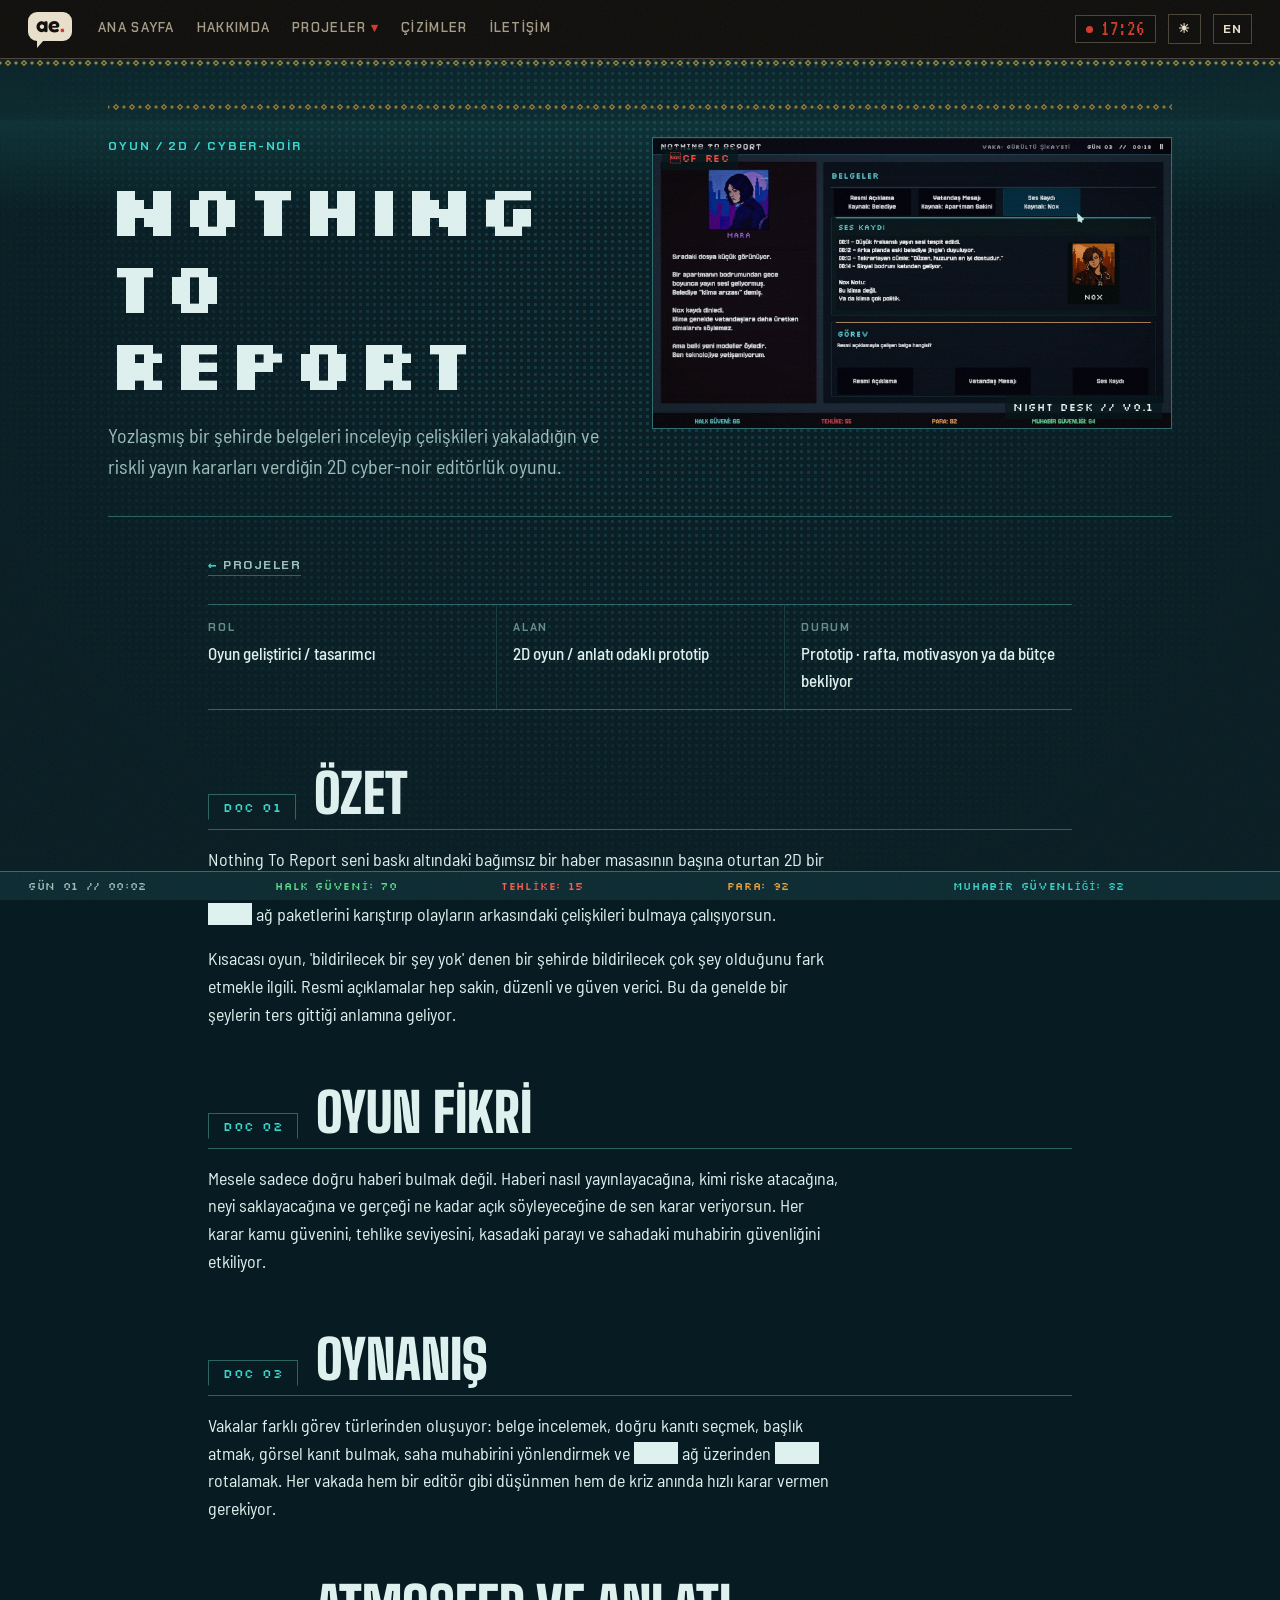
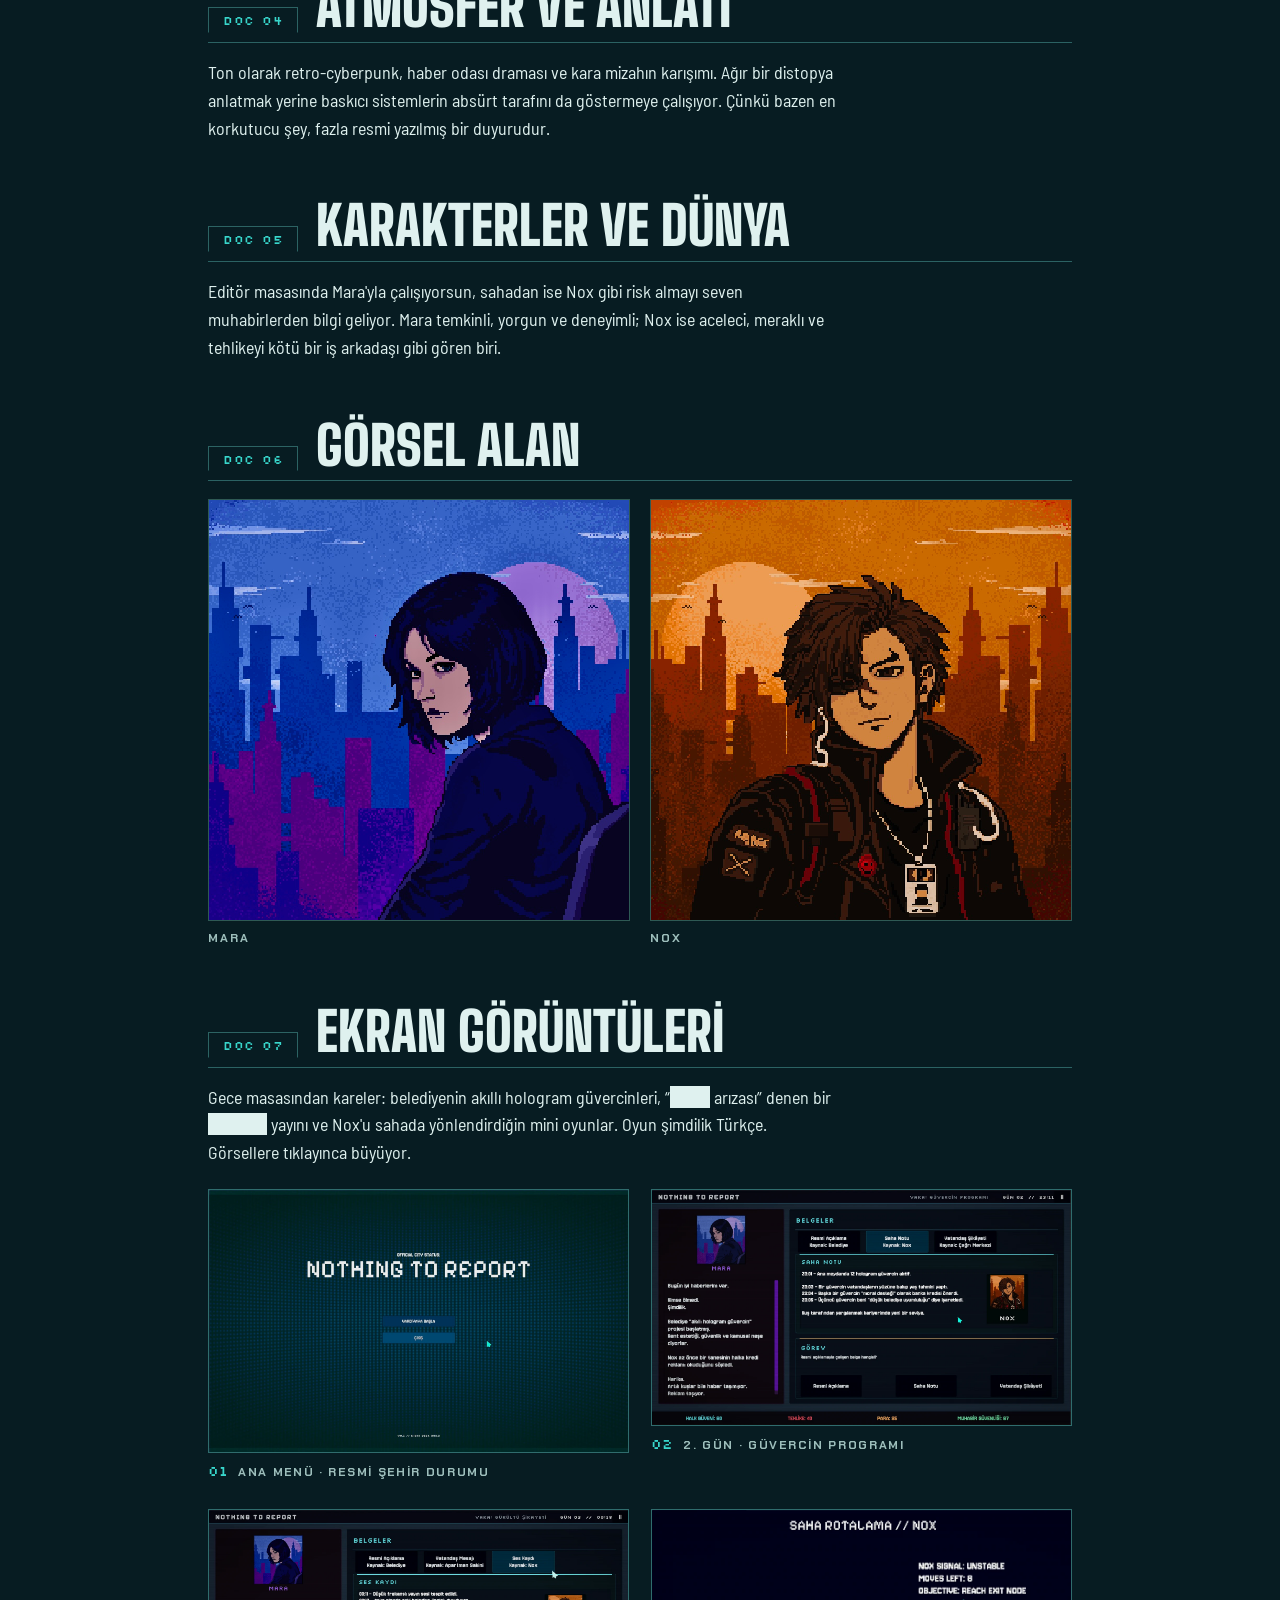
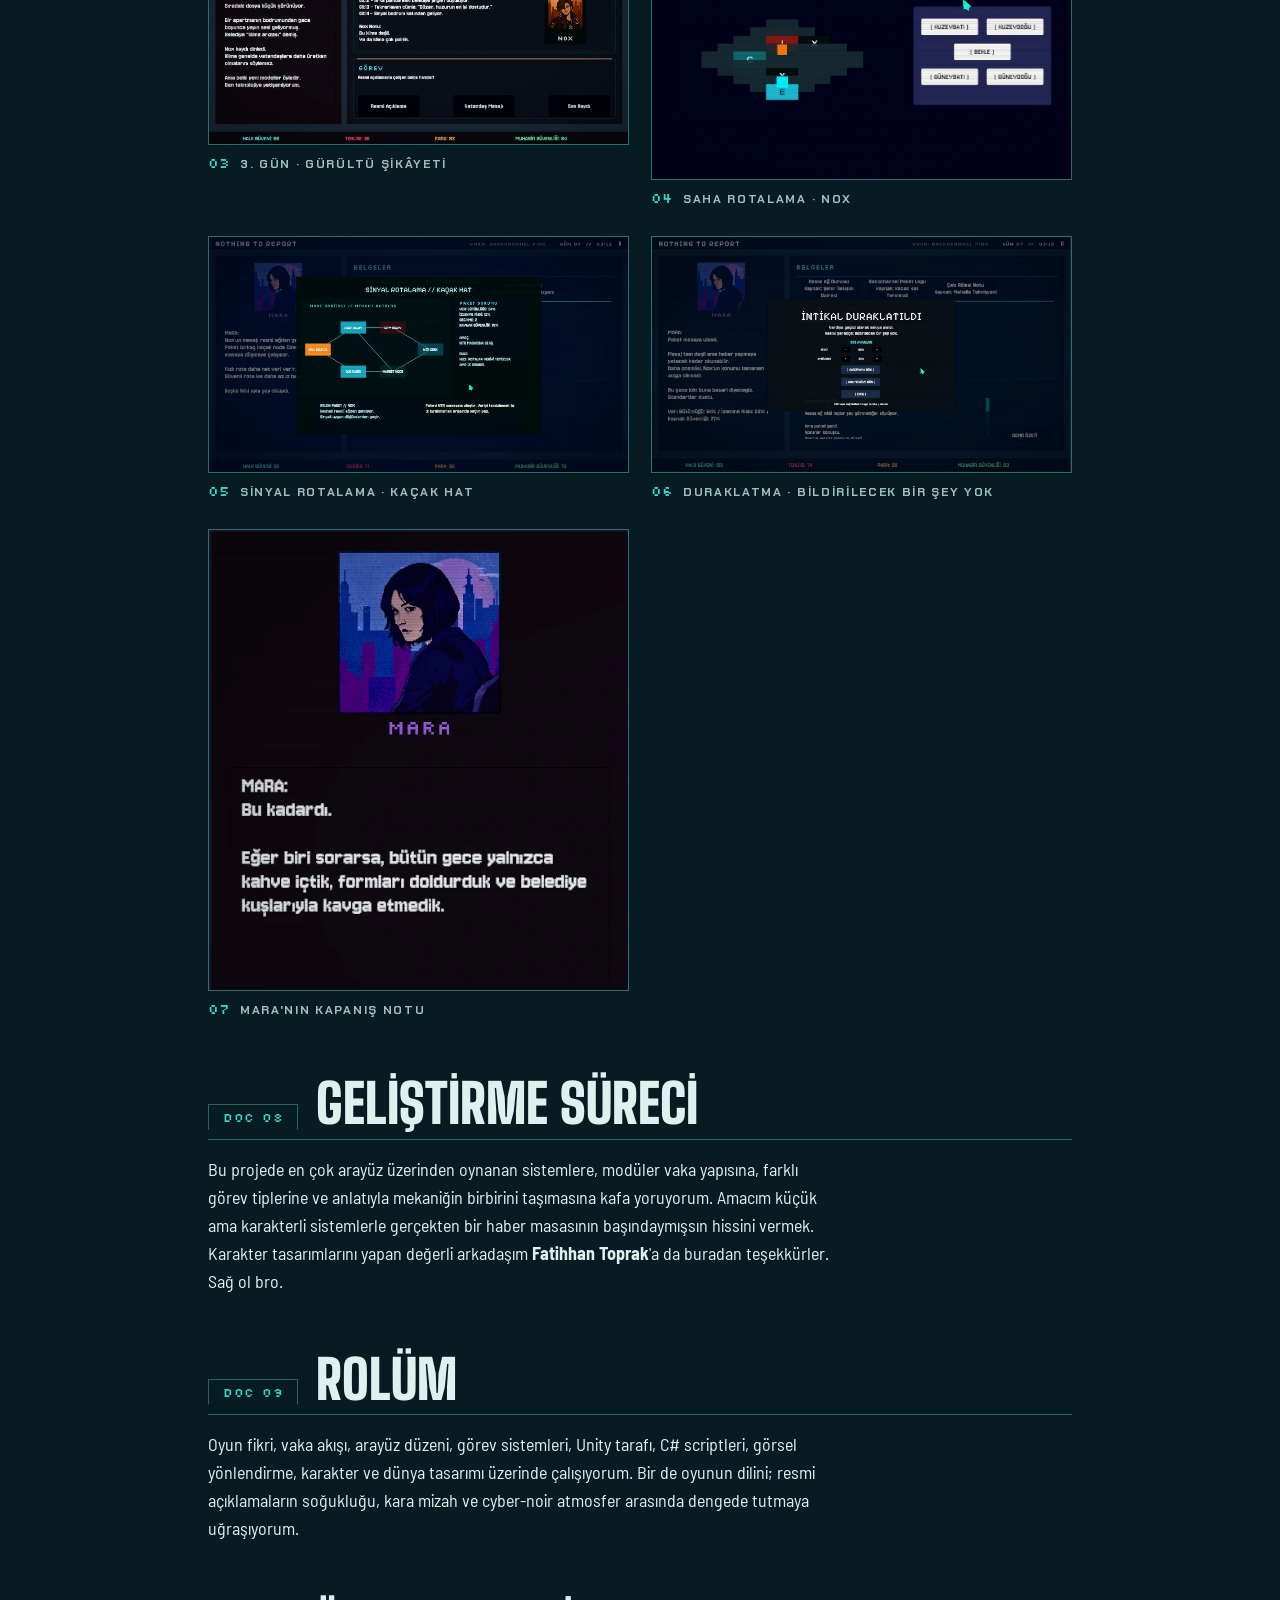
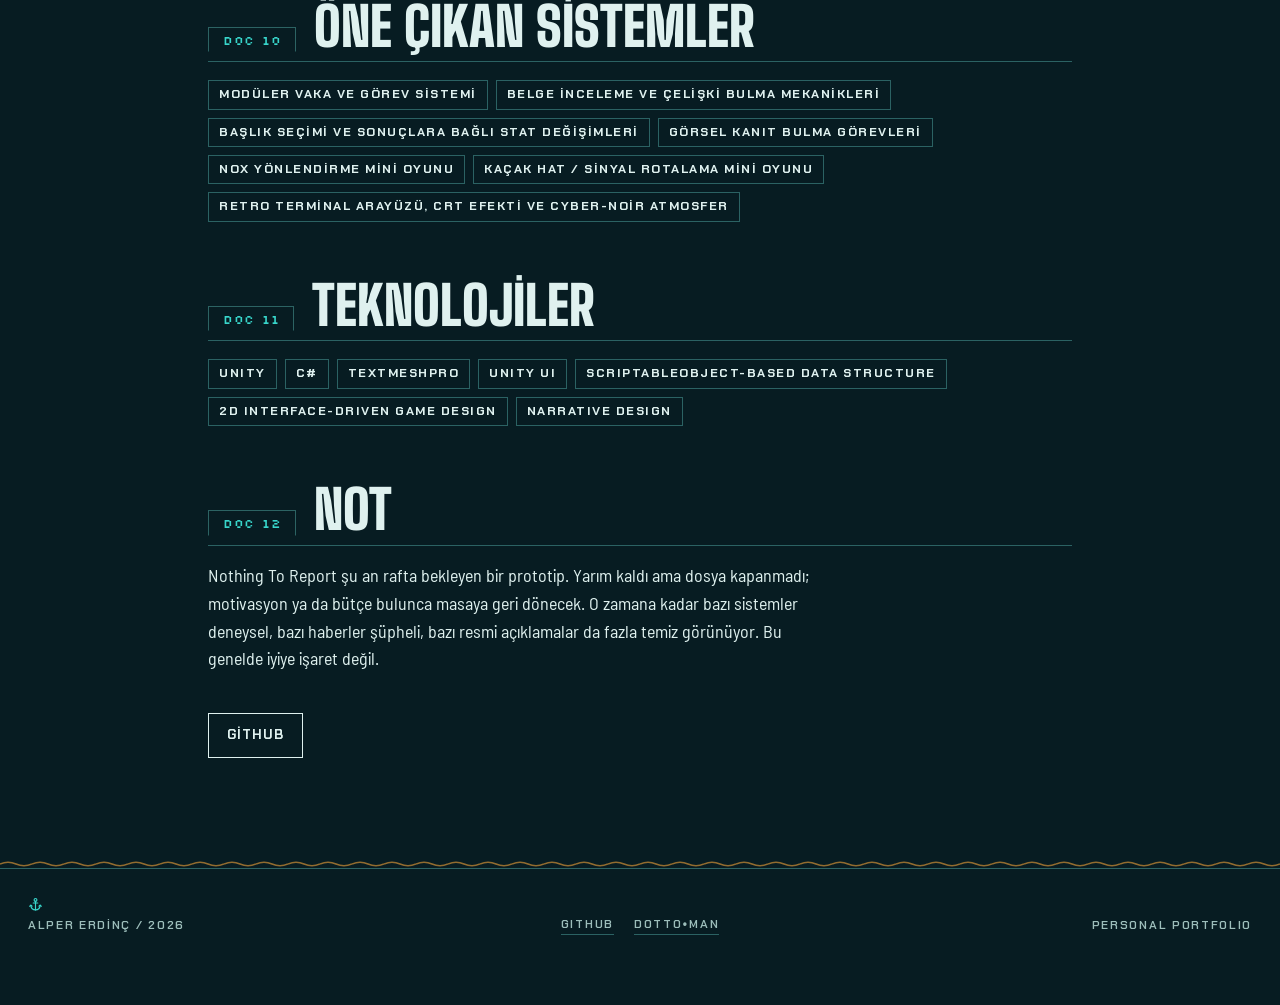
<file: pages/nothing-to-report.html>
<!DOCTYPE html>

<html lang="tr" data-lang="tr">

<head>
  <meta charset="UTF-8" />
  <meta name="viewport" content="width=device-width, initial-scale=1.0" />
  <title>Nothing To Report — Alper Erdinç</title>
  <link rel="icon" type="image/svg+xml" href="../assets/favicon.svg" />
  <link rel="preconnect" href="https://fonts.googleapis.com" />
  <link rel="preconnect" href="https://fonts.gstatic.com" crossorigin />
  <link rel="stylesheet" href="https://fonts.googleapis.com/css2?family=Fredoka:wght@600&text=ae.&display=swap" />
  <link rel="stylesheet"
    href="https://fonts.googleapis.com/css2?family=Big+Shoulders+Display:wght@700;800;900&family=Barlow+Semi+Condensed:wght@400;500;600&family=Chakra+Petch:wght@500;600;700&family=VT323&display=swap" />
  <link rel="stylesheet" href="../css/analog.css?v=37" />
  <link rel="stylesheet" href="https://fonts.googleapis.com/css2?family=Silkscreen:wght@400;700&display=swap" />
  <link rel="stylesheet" href="../css/worlds/ntr.css?v=2" />
</head>

<body data-world="ntr">
  <div class="cursor" id="cursor"></div>
  <div class="grain" aria-hidden="true"></div>

  <nav class="navbar">
    <a href="../index.html" class="nav-logo">ae<span style="color: var(--accent)">.</span></a>

    <div class="nav-links">
      <a href="../index.html" data-tr="ana sayfa" data-en="home">ana sayfa</a>
      <a href="../index.html#about" data-tr="hakkımda" data-en="about">hakkımda</a>

      <details class="nav-dropdown">
        <summary data-tr="projeler" data-en="projects">projeler</summary>

        <div class="dropdown-menu" lang="en">
          <a href="../index.html#projects" data-tr="tüm projeler" data-en="all projects">tüm projeler</a>
          <a href="dotto-block-breaker.html">Dotto: Block Breaker</a>
          <a href="divealamut.html">DiveAlamut</a>
          <a href="jazurider.html">JazuRider</a>
          <a href="dottoman.html">Dotto•Man</a>
          <a href="tez-oyunu.html" data-tr="adaptive npc ai" data-en="adaptive npc ai">adaptive npc ai</a>
          <a href="eticaret.html">CollecZone</a>
          <a href="nothing-to-report.html">Nothing To Report</a>
          <a href="2d-oyunlar.html" data-tr="Kantanfu" data-en="Kantanfu">Kantanfu</a>
          <a href="brand-detection.html">Vehicle Brand Detection</a>
        </div>
      </details>

      <a href="artworks.html" data-tr="çizimler" data-en="artworks">çizimler</a>

      <a href="../index.html#contact" data-tr="iletişim" data-en="contact">iletişim</a>
    </div>

    <div class="nav-right">
      <div class="nav-clock" aria-hidden="true">
        <span class="rec-led"></span>
        <span class="nav-clock-digits" id="navClock">00:00</span>
      </div>

      <div class="theme-controls" aria-label="Tema kontrolleri">
        <div class="theme-picker" aria-label="Renk teması seçimi">
          <button class="theme-dot theme-orange" type="button" data-theme-choice="orange" title="I / KIZIL"
            aria-label="Kırmızı tema">I</button>
          <button class="theme-dot theme-blue" type="button" data-theme-choice="blue" title="II / GÖK"
            aria-label="Turkuaz tema">II</button>
          <button class="theme-dot theme-purple" type="button" data-theme-choice="purple" title="III / ERGUVAN"
            aria-label="Erguvan tema">III</button>
          <button class="theme-dot theme-green" type="button" data-theme-choice="green" title="IV / YEŞİL"
            aria-label="Yeşil tema">IV</button>
        </div>

        <button class="mode-toggle" id="modeToggle" type="button" aria-label="Gündüz moduna geç">☀</button>
      </div>

      <button class="lang-toggle" id="langToggle">EN</button>
      <button class="nav-hamburger" id="navHamburger">menü</button>
    </div>
  </nav>

  <div class="mobile-menu" id="mobileMenu">
    <a href="../index.html" data-tr="ana sayfa" data-en="home">ana sayfa</a>
    <a href="../index.html#about" data-tr="hakkımda" data-en="about">hakkımda</a>

    <details class="mobile-dropdown">
      <summary data-tr="projeler" data-en="projects">projeler</summary>

      <div class="mobile-dropdown-menu" lang="en">
        <a href="../index.html#projects" data-tr="tüm projeler" data-en="all projects">tüm projeler</a>
        <a href="dotto-block-breaker.html">Dotto: Block Breaker</a>
        <a href="divealamut.html">DiveAlamut</a>
        <a href="jazurider.html">JazuRider</a>
        <a href="dottoman.html">Dotto•Man</a>
        <a href="tez-oyunu.html" data-tr="ADAPTIVE NPC AI" data-en="ADAPTIVE NPC AI">ADAPTIVE NPC AI</a>
        <a href="eticaret.html">CollecZone</a>
        <a href="nothing-to-report.html">Nothing To Report</a>
        <a href="2d-oyunlar.html" data-tr="Kantanfu" data-en="Kantanfu">Kantanfu</a>
        <a href="brand-detection.html">Vehicle Brand Detection</a>
      </div>
    </details>

    <a href="artworks.html" data-tr="çizimler" data-en="artworks">çizimler</a>
    <a href="../index.html#contact" data-tr="iletişim" data-en="contact">iletişim</a>
  </div>

  <div class="world world-ntr">
  <div class="desk" aria-hidden="true"></div>

  <section class="project-hero project-hero--shot">
    <div class="project-hero-dots"></div>


    <div class="project-hero-content">
      <div class="badge" data-tr="oyun / 2d / cyber-noir" data-en="game / 2d / cyber-noir">
        oyun / 2d / cyber-noir
      </div>

      <h1 lang="en" data-tr="NOTHING TO REPORT" data-en="NOTHING TO REPORT">NOTHING TO REPORT</h1>

      <p class="lead"
        data-tr="Yozlaşmış bir şehirde belgeleri inceleyip çelişkileri yakaladığın ve riskli yayın kararları verdiğin 2D cyber-noir editörlük oyunu." data-en="A 2D cyber-noir newsroom game where you dig through documents in a corrupt city, catch the contradictions and make risky calls on what to publish.">
        Yozlaşmış bir şehirde belgeleri inceleyip çelişkileri yakaladığın ve riskli yayın kararları verdiğin 2D cyber-noir editörlük oyunu.
      </p>
      <figure class="hero-shot">
        <img src="../images/projects/nothing-to-report/03-noise-complaint.webp" alt="Gün 3: gürültü şikâyeti dosyası, Mara'nın notu, ses kaydı belgesi ve Nox'un portresi" width="1600" height="896" />
      </figure>
    </div>


  </section>

  <main class="project-body">
    <a href="../index.html#projects" class="back-link" data-tr="projeler" data-en="projects">projeler</a>


    <div class="case-meta">
      <div class="meta-item">
        <span data-tr="rol" data-en="role">rol</span>
        <p data-tr="Oyun geliştirici / tasarımcı" data-en="Game developer / designer">Oyun geliştirici / tasarımcı</p>
      </div>

      <div class="meta-item">
        <span data-tr="alan" data-en="field">alan</span>
        <p data-tr="2D oyun / anlatı odaklı prototip" data-en="2D game / narrative prototype">
          2D oyun / anlatı odaklı prototip
        </p>
      </div>

      <div class="meta-item">
        <span data-tr="durum" data-en="status">durum</span>
        <p data-tr="Prototip · rafta, motivasyon ya da bütçe bekliyor" data-en="Prototype · on the shelf, waiting on motivation or a budget">Prototip · rafta, motivasyon ya da bütçe bekliyor</p>
      </div>
    </div>

    <h2 data-tr="özet" data-en="overview">özet</h2>
    <p data-tr="Nothing To Report seni baskı altındaki bağımsız bir haber masasının başına oturtan 2D bir cyber-noir prototip. Resmi belgeleri, saha notlarını, kamera kayıtlarını, ses mesajlarını ve kaçak ağ paketlerini karıştırıp olayların arkasındaki çelişkileri bulmaya çalışıyorsun." data-en="Nothing To Report sits you at the desk of an independent newsroom under pressure. It's a 2D cyber-noir prototype: you go through official documents, field notes, camera footage, voice messages and smuggled network packets to find the contradictions behind events.">
        Nothing To Report seni baskı altındaki bağımsız bir haber masasının başına oturtan 2D bir cyber-noir prototip. Resmi belgeleri, saha notlarını, kamera kayıtlarını, ses mesajlarını ve kaçak ağ paketlerini karıştırıp olayların arkasındaki çelişkileri bulmaya çalışıyorsun.
      </p>

    <p data-tr="Kısacası oyun, 'bildirilecek bir şey yok' denen bir şehirde bildirilecek çok şey olduğunu fark etmekle ilgili. Resmi açıklamalar hep sakin, düzenli ve güven verici. Bu da genelde bir şeylerin ters gittiği anlamına geliyor." data-en="In short, the game is about noticing that a city with 'nothing to report' has a lot to report. Official statements are always calm, tidy and reassuring. Which usually means something has gone wrong.">
        Kısacası oyun, 'bildirilecek bir şey yok' denen bir şehirde bildirilecek çok şey olduğunu fark etmekle ilgili. Resmi açıklamalar hep sakin, düzenli ve güven verici. Bu da genelde bir şeylerin ters gittiği anlamına geliyor.
      </p>

    <h2 data-tr="oyun fikri" data-en="game concept">oyun fikri</h2>
    <p data-tr="Mesele sadece doğru haberi bulmak değil. Haberi nasıl yayınlayacağına, kimi riske atacağına, neyi saklayacağına ve gerçeği ne kadar açık söyleyeceğine de sen karar veriyorsun. Her karar kamu güvenini, tehlike seviyesini, kasadaki parayı ve sahadaki muhabirin güvenliğini etkiliyor." data-en="It's not only about finding the right story. You also decide how to run it, who to put at risk, what to hold back and how plainly to tell the truth. Every call moves public trust, the danger level, the money in the till and the safety of your reporter in the field.">
        Mesele sadece doğru haberi bulmak değil. Haberi nasıl yayınlayacağına, kimi riske atacağına, neyi saklayacağına ve gerçeği ne kadar açık söyleyeceğine de sen karar veriyorsun. Her karar kamu güvenini, tehlike seviyesini, kasadaki parayı ve sahadaki muhabirin güvenliğini etkiliyor.
      </p>

    <h2 data-tr="oynanış" data-en="gameplay">oynanış</h2>
    <p data-tr="Vakalar farklı görev türlerinden oluşuyor: belge incelemek, doğru kanıtı seçmek, başlık atmak, görsel kanıt bulmak, saha muhabirini yönlendirmek ve kaçak ağ üzerinden sinyal rotalamak. Her vakada hem bir editör gibi düşünmen hem de kriz anında hızlı karar vermen gerekiyor." data-en="Cases are made of different tasks: reviewing documents, picking the right evidence, writing the headline, finding visual proof, guiding the field reporter and routing signals over a hidden network. Each case asks you to think like an editor and decide fast in a crisis.">
        Vakalar farklı görev türlerinden oluşuyor: belge incelemek, doğru kanıtı seçmek, başlık atmak, görsel kanıt bulmak, saha muhabirini yönlendirmek ve kaçak ağ üzerinden sinyal rotalamak. Her vakada hem bir editör gibi düşünmen hem de kriz anında hızlı karar vermen gerekiyor.
      </p>

    <h2 data-tr="atmosfer ve anlatı" data-en="atmosphere and narrative">atmosfer ve anlatı</h2>
    <p data-tr="Ton olarak retro-cyberpunk, haber odası draması ve kara mizahın karışımı. Ağır bir distopya anlatmak yerine baskıcı sistemlerin absürt tarafını da göstermeye çalışıyor. Çünkü bazen en korkutucu şey, fazla resmi yazılmış bir duyurudur." data-en="The tone mixes retro-cyberpunk, newsroom drama and dark humour. Rather than a heavy dystopia, it tries to show how absurd oppressive systems can be. Because sometimes the scariest thing is an announcement written a little too officially.">
        Ton olarak retro-cyberpunk, haber odası draması ve kara mizahın karışımı. Ağır bir distopya anlatmak yerine baskıcı sistemlerin absürt tarafını da göstermeye çalışıyor. Çünkü bazen en korkutucu şey, fazla resmi yazılmış bir duyurudur.
      </p>

    <h2 data-tr="karakterler ve dünya" data-en="characters and world">karakterler ve dünya</h2>
    <p data-tr="Editör masasında Mara'yla çalışıyorsun, sahadan ise Nox gibi risk almayı seven muhabirlerden bilgi geliyor. Mara temkinli, yorgun ve deneyimli; Nox ise aceleci, meraklı ve tehlikeyi kötü bir iş arkadaşı gibi gören biri." data-en="At the desk you work with Mara, while tips come in from reporters in the field like Nox, who enjoys a risk. Mara is careful, tired and experienced; Nox is impatient, curious and treats danger like an annoying co-worker.">
        Editör masasında Mara'yla çalışıyorsun, sahadan ise Nox gibi risk almayı seven muhabirlerden bilgi geliyor. Mara temkinli, yorgun ve deneyimli; Nox ise aceleci, meraklı ve tehlikeyi kötü bir iş arkadaşı gibi gören biri.
      </p>

    <h2 data-tr="görsel alan" data-en="media area">görsel alan</h2>


    <div class="media-grid">
      <figure class="media-card">
        <img src="../images\mara filtreli - Kopya.jpg" alt="Mara pixel art">
        <figcaption>Mara</figcaption>
      </figure>

      <figure class="media-card">
        <!-- <div class="media-placeholder">pixel art gif 02</div>    -->
        <img src="../images\nox filtreli - Kopya.jpg" alt="Nox pixel art">
        <figcaption>Nox</figcaption>
      </figure>
    </div>

    <h2 data-tr="ekran görüntüleri" data-en="screenshots">ekran görüntüleri</h2>
    <p data-tr="Gece masasından kareler: belediyenin akıllı hologram güvercinleri, “klima arızası” denen bir bodrum yayını ve Nox'u sahada yönlendirdiğin mini oyunlar. Oyun şimdilik Türkçe. Görsellere tıklayınca büyüyor."
      data-en="Frames from the night desk: the city's smart hologram pigeons, a basement broadcast officially filed as an “air-con fault”, and the mini-games where you guide Nox in the field. The game is in Turkish for now. Click a screenshot to enlarge it.">
      Gece masasından kareler: belediyenin akıllı hologram güvercinleri, “klima arızası” denen bir bodrum yayını ve Nox'u sahada yönlendirdiğin mini oyunlar. Oyun şimdilik Türkçe. Görsellere tıklayınca büyüyor.
    </p>

    <div class="shots">
      <figure class="shot">
        <a href="../images/projects/nothing-to-report/01-main-menu.webp"><img src="../images/projects/nothing-to-report/01-main-menu.webp" alt="Ana menü: Official city status: Nothing to report başlığı, Vardiyaya başla ve Çıkış düğmeleri" width="1600" height="999" loading="lazy" /></a>
        <figcaption><span class="shot-no">01</span><span data-tr="ana menü · resmi şehir durumu" data-en="main menu · official city status">ana menü · resmi şehir durumu</span></figcaption>
      </figure>
      <figure class="shot">
        <a href="../images/projects/nothing-to-report/02-pigeon-programme.webp"><img src="../images/projects/nothing-to-report/02-pigeon-programme.webp" alt="Mara'nın notu ve Nox'un saha notu: belediyenin akıllı hologram güvercinleri kredi reklamı yapıyor" width="1600" height="898" loading="lazy" /></a>
        <figcaption><span class="shot-no">02</span><span data-tr="2. gün · güvercin programı" data-en="day 2 · the pigeon programme">2. gün · güvercin programı</span></figcaption>
      </figure>
      <figure class="shot">
        <a href="../images/projects/nothing-to-report/03-noise-complaint.webp"><img src="../images/projects/nothing-to-report/03-noise-complaint.webp" alt="Bodrumdan gelen yayın sesi; belediyeye göre klima arızası, Nox'un ses kaydına göre başka bir şey" width="1600" height="896" loading="lazy" /></a>
        <figcaption><span class="shot-no">03</span><span data-tr="3. gün · gürültü şikâyeti" data-en="day 3 · a noise complaint">3. gün · gürültü şikâyeti</span></figcaption>
      </figure>
      <figure class="shot">
        <a href="../images/projects/nothing-to-report/04-field-routing.webp"><img src="../images/projects/nothing-to-report/04-field-routing.webp" alt="Nox'u ızgara harita üzerinde çıkış noktasına yönlendirilen mini oyun" width="967" height="623" loading="lazy" /></a>
        <figcaption><span class="shot-no">04</span><span data-tr="saha rotalama · Nox" data-en="field routing · Nox">saha rotalama · Nox</span></figcaption>
      </figure>
      <figure class="shot">
        <a href="../images/projects/nothing-to-report/05-signal-routing.webp"><img src="../images/projects/nothing-to-report/05-signal-routing.webp" alt="Nox'un paketini kaçak node'lar üzerinden haber masasına ulaştırılan mini oyun" width="1600" height="895" loading="lazy" /></a>
        <figcaption><span class="shot-no">05</span><span data-tr="sinyal rotalama · kaçak hat" data-en="signal routing · the hidden line">sinyal rotalama · kaçak hat</span></figcaption>
      </figure>
      <figure class="shot">
        <a href="../images/projects/nothing-to-report/06-pause.webp"><img src="../images/projects/nothing-to-report/06-pause.webp" alt="İntikal duraklatıldı ekranı: resmi gerekçe bildirilecek bir şey yok, ses ayarları ve menü düğmeleri" width="1600" height="898" loading="lazy" /></a>
        <figcaption><span class="shot-no">06</span><span data-tr="duraklatma · bildirilecek bir şey yok" data-en="pause · nothing to report">duraklatma · bildirilecek bir şey yok</span></figcaption>
      </figure>
      <figure class="shot">
        <a href="../images/projects/nothing-to-report/07-mara-signs-off.webp"><img src="../images/projects/nothing-to-report/07-mara-signs-off.webp" alt="Mara: Eğer biri sorarsa, bütün gece yalnızca kahve içtik ve belediye kuşlarıyla kavga etmedik" width="513" height="563" loading="lazy" /></a>
        <figcaption><span class="shot-no">07</span><span data-tr="Mara'nın kapanış notu" data-en="Mara signs off">Mara'nın kapanış notu</span></figcaption>
      </figure>
    </div>

    <h2 data-tr="geliştirme süreci" data-en="development process">geliştirme süreci</h2>
    <p data-tr="Bu projede en çok arayüz üzerinden oynanan sistemlere, modüler vaka yapısına, farklı görev tiplerine ve anlatıyla mekaniğin birbirini taşımasına kafa yoruyorum. Amacım küçük ama karakterli sistemlerle gerçekten bir haber masasının başındaymışsın hissini vermek. Karakter tasarımlarını yapan değerli arkadaşım <b>Fatihhan Toprak</b>'a da buradan teşekkürler. Sağ ol bro." data-en="On this one I think most about interface-driven play, a modular case system, different task types, and story and mechanics carrying each other. I want small but characterful systems that make you feel you're really at a news desk. Big thanks to my friend <b>Fatihhan Toprak</b>, who did the character designs. Cheers, bro.">
        Bu projede en çok arayüz üzerinden oynanan sistemlere, modüler vaka yapısına, farklı görev tiplerine ve anlatıyla mekaniğin birbirini taşımasına kafa yoruyorum. Amacım küçük ama karakterli sistemlerle gerçekten bir haber masasının başındaymışsın hissini vermek. Karakter tasarımlarını yapan değerli arkadaşım <b>Fatihhan Toprak</b>'a da buradan teşekkürler. Sağ ol bro.
      </p>

    <h2 data-tr="rolüm" data-en="my role">rolüm</h2>
    <p data-tr="Oyun fikri, vaka akışı, arayüz düzeni, görev sistemleri, Unity tarafı, C# scriptleri, görsel yönlendirme, karakter ve dünya tasarımı üzerinde çalışıyorum. Bir de oyunun dilini; resmi açıklamaların soğukluğu, kara mizah ve cyber-noir atmosfer arasında dengede tutmaya uğraşıyorum." data-en="I'm working on the game idea, case flow, UI layout, task systems, the Unity side, C# scripts, art direction, and character and world design. I also try to keep the writing balanced between cold official statements, dark humour and a cyber-noir mood.">
        Oyun fikri, vaka akışı, arayüz düzeni, görev sistemleri, Unity tarafı, C# scriptleri, görsel yönlendirme, karakter ve dünya tasarımı üzerinde çalışıyorum. Bir de oyunun dilini; resmi açıklamaların soğukluğu, kara mizah ve cyber-noir atmosfer arasında dengede tutmaya uğraşıyorum.
      </p>

    <h2 data-tr="öne çıkan sistemler" data-en="key systems">öne çıkan sistemler</h2>
    <ul>
      <li data-tr="Modüler vaka ve görev sistemi" data-en="Modular case and task system">Modüler vaka ve görev sistemi
      </li>
      <li data-tr="Belge inceleme ve çelişki bulma mekanikleri" data-en="Document analysis and contradiction detection">
        Belge inceleme ve çelişki bulma mekanikleri
      </li>
      <li data-tr="Başlık seçimi ve sonuçlara bağlı stat değişimleri"
        data-en="Headline selection with consequence-based stat changes">
        Başlık seçimi ve sonuçlara bağlı stat değişimleri
      </li>
      <li data-tr="Görsel kanıt bulma görevleri" data-en="Visual evidence inspection tasks">
        Görsel kanıt bulma görevleri
      </li>
      <li data-tr="Nox yönlendirme mini oyunu" data-en="Nox guidance minigame">
        Nox yönlendirme mini oyunu
      </li>
      <li data-tr="Kaçak hat / sinyal rotalama mini oyunu" data-en="Backchannel signal routing minigame">
        Kaçak hat / sinyal rotalama mini oyunu
      </li>
      <li data-tr="Retro terminal arayüzü, CRT efekti ve cyber-noir atmosfer"
        data-en="Retro terminal UI, CRT effect, and cyber-noir atmosphere">
        Retro terminal arayüzü, CRT efekti ve cyber-noir atmosfer
      </li>
    </ul>

    <h2 data-tr="teknolojiler" data-en="tech stack">teknolojiler</h2>
    <ul lang="en">
      <li>Unity</li>
      <li>C#</li>
      <li>TextMeshPro</li>
      <li>Unity UI</li>
      <li>ScriptableObject-based data structure</li>
      <li>2D interface-driven game design</li>
      <li>Narrative design</li>
    </ul>

    <h2 data-tr="not" data-en="note">not</h2>
    <p data-tr="Nothing To Report şu an rafta bekleyen bir prototip. Yarım kaldı ama dosya kapanmadı; motivasyon ya da bütçe bulunca masaya geri dönecek. O zamana kadar bazı sistemler deneysel, bazı haberler şüpheli, bazı resmi açıklamalar da fazla temiz görünüyor. Bu genelde iyiye işaret değil." data-en="Nothing To Report is a prototype sitting on the shelf for now. Unfinished, but the file isn't closed; it comes back to the desk once there's motivation or a budget. Until then some systems are experimental, some stories look suspicious and some official statements look a little too clean. That's rarely a good sign.">
        Nothing To Report şu an rafta bekleyen bir prototip. Yarım kaldı ama dosya kapanmadı; motivasyon ya da bütçe bulunca masaya geri dönecek. O zamana kadar bazı sistemler deneysel, bazı haberler şüpheli, bazı resmi açıklamalar da fazla temiz görünüyor. Bu genelde iyiye işaret değil.
      </p>

    <div class="project-links">
      <a href="https://github.com/alpererdinc/nothing-to-report-showcase" target="_blank" class="btn btn-white"
        data-tr="github" data-en="github">github repo.</a>
    </div>


  </main>

  <footer class="footer">
    <div class="footer-left">alper erdinç / 2026</div>


    <div class="footer-links" lang="en">
      <a href="https://github.com/alpererdinc" target="_blank">github</a>
      <a href="dottoman/">dotto<span class="mid-dot">•</span>man</a>
    </div>

    <div class="footer-right" lang="en">personal portfolio</div>


  </footer>


  <button class="scroll-top" id="scrollTopBtn" aria-label="Sayfanın başına dön">
    ↑
  </button>
  </div>

  <script src="../js/main.js?v=analog13"></script>

  <script src="../js/worlds/ntr.js?v=1"></script>
  <script data-goatcounter="https://alpererdinc.goatcounter.com/count"
    async src="https://gc.zgo.at/count.js"></script>
</body>

</html>
</file>
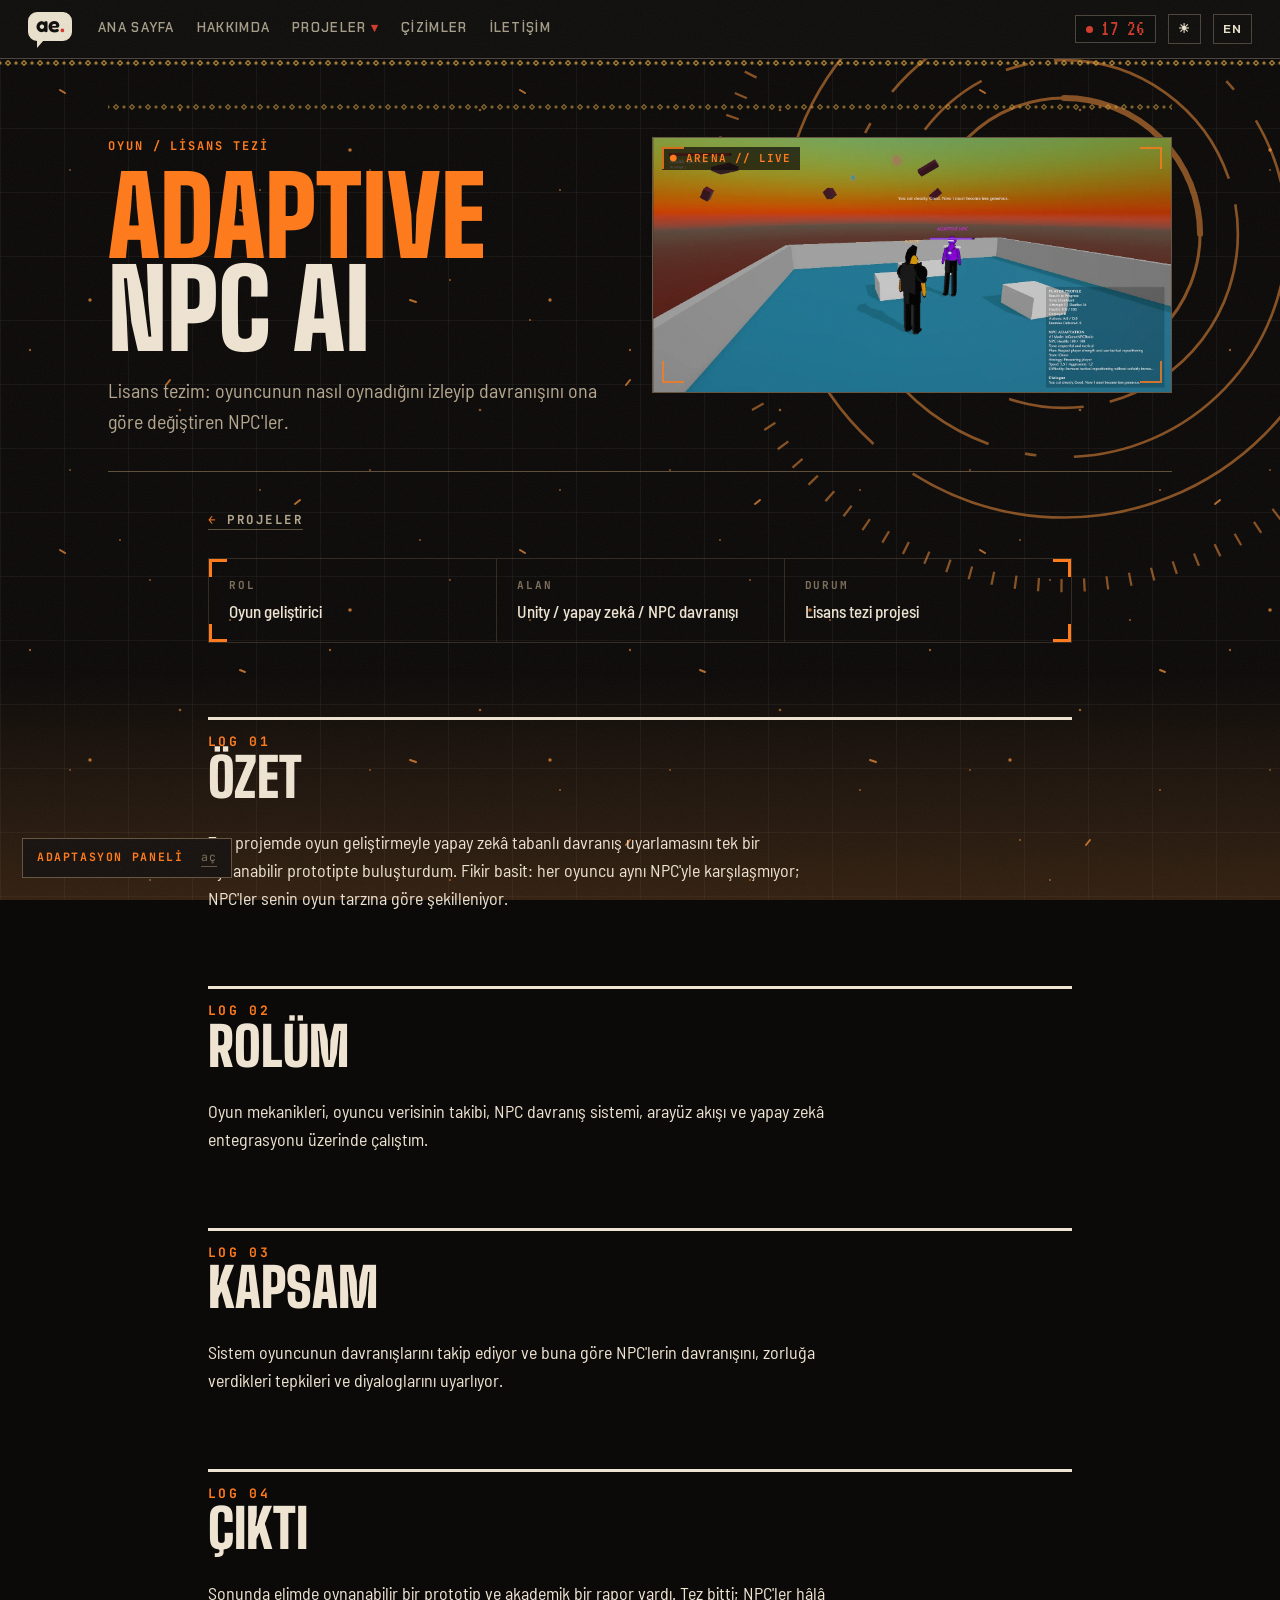
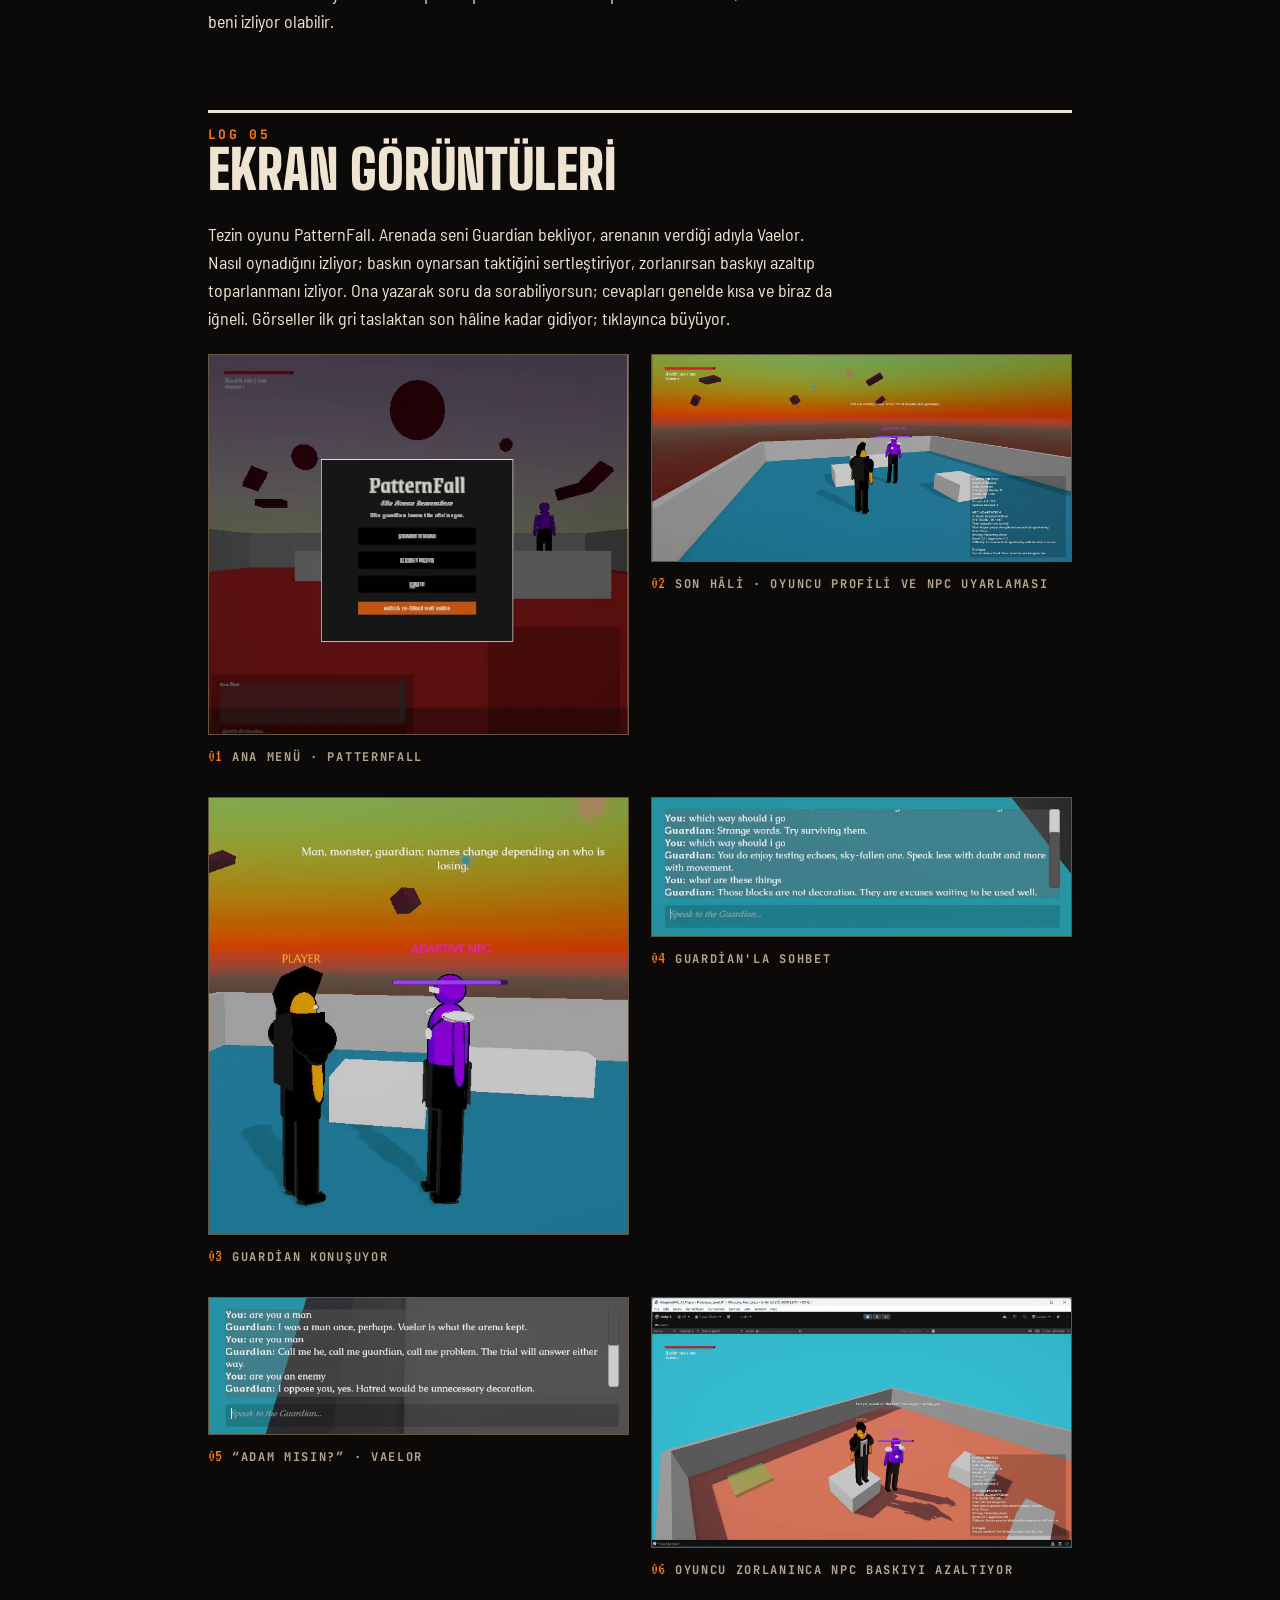
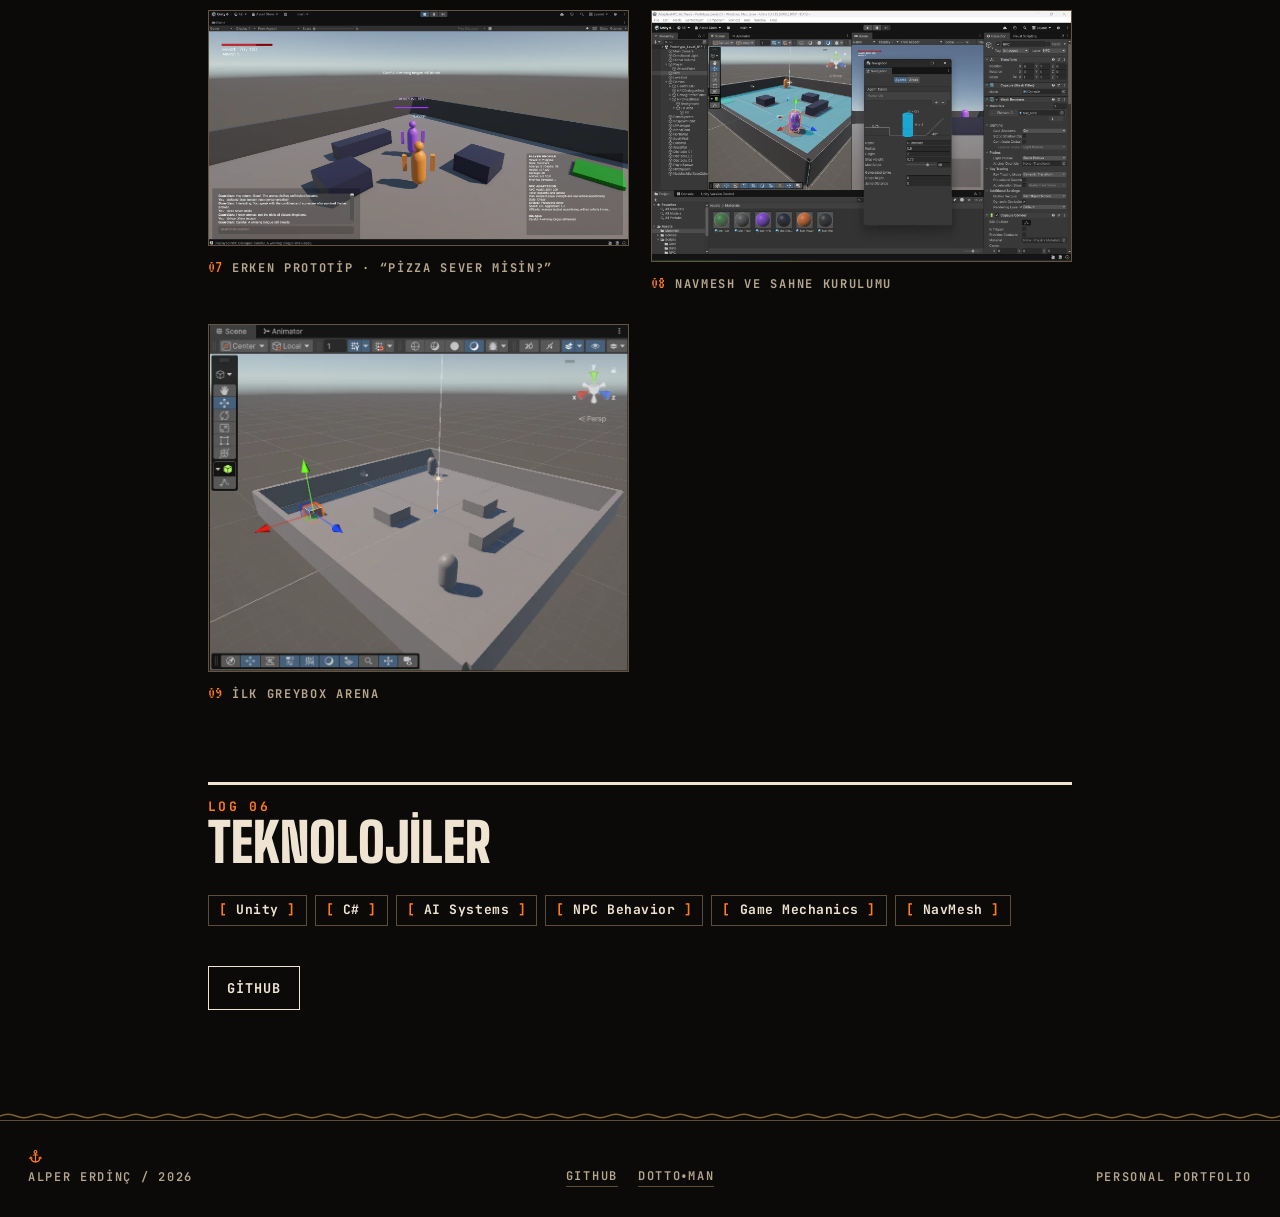
<file: pages/tez-oyunu.html>
<!DOCTYPE html>
<html lang="tr" data-lang="tr">

<head>
  <meta charset="UTF-8" />
  <meta name="viewport" content="width=device-width, initial-scale=1.0" />
  <title>Tez Oyunu — Alper Erdinç</title>
  <link rel="icon" type="image/svg+xml" href="../assets/favicon.svg" />
  <link rel="preconnect" href="https://fonts.googleapis.com" />
  <link rel="preconnect" href="https://fonts.gstatic.com" crossorigin />
  <link rel="stylesheet" href="https://fonts.googleapis.com/css2?family=Fredoka:wght@600&text=ae.&display=swap" />
  <link rel="stylesheet"
    href="https://fonts.googleapis.com/css2?family=Big+Shoulders+Display:wght@700;800;900&family=Barlow+Semi+Condensed:wght@400;500;600&family=Chakra+Petch:wght@500;600;700&family=VT323&display=swap" />
  <link rel="stylesheet" href="../css/analog.css?v=37" />
  <link rel="stylesheet" href="https://fonts.googleapis.com/css2?family=JetBrains+Mono:wght@400;700&display=swap" />
  <link rel="stylesheet" href="../css/worlds/npc.css?v=3" />
</head>

<body data-world="npc">
  <div class="cursor" id="cursor"></div>
  <div class="grain" aria-hidden="true"></div>

  <nav class="navbar">
    <a href="../index.html" class="nav-logo">ae<span style="color: var(--accent)">.</span></a>

    <div class="nav-links">
      <a href="../index.html" data-tr="ana sayfa" data-en="home">ana sayfa</a>
      <a href="../index.html#about" data-tr="hakkımda" data-en="about">hakkımda</a>

      <details class="nav-dropdown">
        <summary data-tr="projeler" data-en="projects">projeler</summary>

        <div class="dropdown-menu" lang="en">
          <a href="../index.html#projects" data-tr="tüm projeler" data-en="all projects">tüm projeler</a>
          <a href="dotto-block-breaker.html">Dotto: Block Breaker</a>
          <a href="divealamut.html">DiveAlamut</a>
          <a href="jazurider.html">JazuRider</a>
          <a href="dottoman.html">Dotto•Man</a>
          <a href="tez-oyunu.html" data-tr="adaptive npc ai" data-en="adaptive npc ai">adaptive npc ai</a>
          <a href="eticaret.html">CollecZone</a>
          <a href="nothing-to-report.html">Nothing To Report</a>
          <a href="2d-oyunlar.html" data-tr="Kantanfu" data-en="Kantanfu">Kantanfu</a>
          <a href="brand-detection.html">Vehicle Brand Detection</a>
        </div>
      </details>

      <a href="artworks.html" data-tr="çizimler" data-en="artworks">çizimler</a>

      <a href="../index.html#contact" data-tr="iletişim" data-en="contact">iletişim</a>
    </div>

    <div class="nav-right">
      <div class="nav-clock" aria-hidden="true">
        <span class="rec-led"></span>
        <span class="nav-clock-digits" id="navClock">00:00</span>
      </div>

      <div class="theme-controls" aria-label="Tema kontrolleri">
        <div class="theme-picker" aria-label="Renk teması seçimi">
          <button class="theme-dot theme-orange" type="button" data-theme-choice="orange" title="I / KIZIL"
            aria-label="Kırmızı tema">I</button>
          <button class="theme-dot theme-blue" type="button" data-theme-choice="blue" title="II / GÖK"
            aria-label="Turkuaz tema">II</button>
          <button class="theme-dot theme-purple" type="button" data-theme-choice="purple" title="III / ERGUVAN"
            aria-label="Erguvan tema">III</button>
          <button class="theme-dot theme-green" type="button" data-theme-choice="green" title="IV / YEŞİL"
            aria-label="Yeşil tema">IV</button>
        </div>

        <button class="mode-toggle" id="modeToggle" type="button" aria-label="Gündüz moduna geç">☀</button>
      </div>

      <button class="lang-toggle" id="langToggle">EN</button>
      <button class="nav-hamburger" id="navHamburger">menü</button>
    </div>
  </nav>

  <div class="mobile-menu" id="mobileMenu">
    <a href="../index.html" data-tr="ana sayfa" data-en="home">ana sayfa</a>
    <a href="../index.html#about" data-tr="hakkımda" data-en="about">hakkımda</a>

    <details class="mobile-dropdown">
      <summary data-tr="projeler" data-en="projects">projeler</summary>

      <div class="mobile-dropdown-menu" lang="en">
        <a href="../index.html#projects" data-tr="tüm projeler" data-en="all projects">tüm projeler</a>
        <a href="dotto-block-breaker.html">Dotto: Block Breaker</a>
        <a href="divealamut.html">DiveAlamut</a>
        <a href="jazurider.html">JazuRider</a>
        <a href="dottoman.html">Dotto•Man</a>
        <a href="tez-oyunu.html" data-tr="ADAPTIVE NPC AI" data-en="ADAPTIVE NPC AI">ADAPTIVE NPC AI</a>
        <a href="eticaret.html">CollecZone</a>
        <a href="nothing-to-report.html">Nothing To Report</a>
        <a href="2d-oyunlar.html" data-tr="Kantanfu" data-en="Kantanfu">Kantanfu</a>
        <a href="brand-detection.html">Vehicle Brand Detection</a>
      </div>
    </details>

    <a href="artworks.html" data-tr="çizimler" data-en="artworks">çizimler</a>
    <a href="../index.html#contact" data-tr="iletişim" data-en="contact">iletişim</a>
  </div>

  <div class="world world-npc">
  <div class="sky" aria-hidden="true">
    <svg class="sun" viewBox="0 0 400 400" xmlns="http://www.w3.org/2000/svg">
      <circle class="disc" cx="200" cy="200" r="72" />
      <path d="M200 128A72 72 0 0 1 272 200" stroke-width="3.2" stroke-linecap="round" />
      <g class="ring r1"><circle cx="200" cy="200" r="92" stroke-dasharray="120 14 40 14 12 14" /></g>
      <g class="ring r2"><circle cx="200" cy="200" r="118" stroke-dasharray="180 20 6 20" /></g>
      <g class="ring r3"><circle cx="200" cy="200" r="150" stroke-dasharray="320 26 70 26" /></g>
      <circle cx="200" cy="200" r="186" stroke-width="7" stroke-dasharray="1.2 11" />
    </svg>
    <i class="ash a1"></i><i class="ash a2"></i>
  </div>

  <section class="project-hero project-hero--shot">
    <div class="project-hero-dots"></div>

    <div class="project-hero-content">
      <div class="badge" data-tr="oyun / lisans tezi" data-en="game / thesis">oyun / lisans tezi</div>
      <h1 lang="en"><span class="h1-a">Adaptive</span> <span class="h1-b">NPC AI</span></h1>
      <p class="lead" data-tr="Lisans tezim: oyuncunun nasıl oynadığını izleyip davranışını ona göre değiştiren NPC'ler." data-en="My graduation thesis: NPCs that watch how you play and change their behaviour to match.">
        Lisans tezim: oyuncunun nasıl oynadığını izleyip davranışını ona göre değiştiren NPC'ler.
      </p>
      <figure class="hero-shot">
        <img src="../images/projects/adaptive-npc/02-final-arena.webp" alt="Gün batımında arena; oyuncu ve adaptif NPC karşı karşıya, sağda oyuncu profili ve NPC'nin uyarlama paneli" width="1600" height="785" />
      </figure>
    </div>
  </section>

  <main class="project-body">
    <a href="../index.html#projects" class="back-link" data-tr="projeler" data-en="projects">projeler</a>

    <div class="case-meta">
      <div class="meta-item">
        <span data-tr="rol" data-en="role">rol</span>
        <p data-tr="Oyun geliştirici" data-en="Game developer">Oyun geliştirici</p>
      </div>

      <div class="meta-item">
        <span data-tr="alan" data-en="field">alan</span>
        <p data-tr="Unity / yapay zekâ / NPC davranışı" data-en="Unity / AI / NPC behavior">Unity / yapay zekâ / NPC
          davranışı</p>
      </div>

      <div class="meta-item">
        <span data-tr="durum" data-en="status">durum</span>
        <p data-tr="Lisans tezi projesi" data-en="Bachelor's thesis project">Lisans tezi projesi</p>
      </div>
    </div>

    <h2 data-tr="özet" data-en="overview">özet</h2>
    <p data-tr="Tez projemde oyun geliştirmeyle yapay zekâ tabanlı davranış uyarlamasını tek bir oynanabilir prototipte buluşturdum. Fikir basit: her oyuncu aynı NPC'yle karşılaşmıyor; NPC'ler senin oyun tarzına göre şekilleniyor." data-en="For my thesis I brought game development and AI-driven behaviour adaptation together in one playable prototype. The idea is simple: not every player meets the same NPC; the NPCs shape themselves around how you play.">
        Tez projemde oyun geliştirmeyle yapay zekâ tabanlı davranış uyarlamasını tek bir oynanabilir prototipte buluşturdum. Fikir basit: her oyuncu aynı NPC'yle karşılaşmıyor; NPC'ler senin oyun tarzına göre şekilleniyor.
      </p>

    <h2 data-tr="rolüm" data-en="my role">rolüm</h2>
    <p data-tr="Oyun mekanikleri, oyuncu verisinin takibi, NPC davranış sistemi, arayüz akışı ve yapay zekâ entegrasyonu üzerinde çalıştım." data-en="I worked on the game mechanics, tracking player data, the NPC behaviour system, the UI flow and the AI integration.">
        Oyun mekanikleri, oyuncu verisinin takibi, NPC davranış sistemi, arayüz akışı ve yapay zekâ entegrasyonu üzerinde çalıştım.
      </p>

    <h2 data-tr="kapsam" data-en="scope">kapsam</h2>
    <p data-tr="Sistem oyuncunun davranışlarını takip ediyor ve buna göre NPC'lerin davranışını, zorluğa verdikleri tepkileri ve diyaloglarını uyarlıyor." data-en="The system follows what the player does and adapts the NPCs' behaviour, how they respond to difficulty, and their dialogue.">
        Sistem oyuncunun davranışlarını takip ediyor ve buna göre NPC'lerin davranışını, zorluğa verdikleri tepkileri ve diyaloglarını uyarlıyor.
      </p>

    <h2 data-tr="çıktı" data-en="outcome">çıktı</h2>
    <p data-tr="Sonunda elimde oynanabilir bir prototip ve akademik bir rapor vardı. Tez bitti; NPC'ler hâlâ beni izliyor olabilir." data-en="In the end I had a playable prototype and an academic report. The thesis is done; the NPCs might still be watching me.">
        Sonunda elimde oynanabilir bir prototip ve akademik bir rapor vardı. Tez bitti; NPC'ler hâlâ beni izliyor olabilir.
      </p>

    <h2 data-tr="ekran görüntüleri" data-en="screenshots">ekran görüntüleri</h2>
    <p data-tr="Tezin oyunu PatternFall. Arenada seni Guardian bekliyor, arenanın verdiği adıyla Vaelor. Nasıl oynadığını izliyor; baskın oynarsan taktiğini sertleştiriyor, zorlanırsan baskıyı azaltıp toparlanmanı izliyor. Ona yazarak soru da sorabiliyorsun; cevapları genelde kısa ve biraz da iğneli. Görseller ilk gri taslaktan son hâline kadar gidiyor; tıklayınca büyüyor."
      data-en="The thesis game is PatternFall. In the arena the Guardian waits for you, Vaelor by the name the arena gave him. He watches how you play: play dominant and he sharpens his tactics, struggle and he eases off and watches you recover. You can also type questions to him; his answers are usually short and a little barbed. The screenshots go from the first grey draft to the final build; click one to enlarge it.">
      Tezin oyunu PatternFall. Arenada seni Guardian bekliyor, arenanın verdiği adıyla Vaelor. Nasıl oynadığını izliyor; baskın oynarsan taktiğini sertleştiriyor, zorlanırsan baskıyı azaltıp toparlanmanı izliyor. Ona yazarak soru da sorabiliyorsun; cevapları genelde kısa ve biraz da iğneli. Görseller ilk gri taslaktan son hâline kadar gidiyor; tıklayınca büyüyor.
    </p>

    <div class="shots">
      <figure class="shot">
        <a href="../images/projects/adaptive-npc/01-menu.webp"><img src="../images/projects/adaptive-npc/01-menu.webp" alt="PatternFall ana menüsü: The Arena Remembers alt başlığı ve deneme başlatma düğmeleri" width="577" height="521" loading="lazy" /></a>
        <figcaption><span class="shot-no">01</span><span data-tr="ana menü · PatternFall" data-en="main menu · PatternFall">ana menü · PatternFall</span></figcaption>
      </figure>
      <figure class="shot">
        <a href="../images/projects/adaptive-npc/02-final-arena.webp"><img src="../images/projects/adaptive-npc/02-final-arena.webp" alt="Gün batımında arena; oyuncu ve adaptif NPC karşı karşıya, sağda oyuncu profili ve NPC'nin uyarlama paneli" width="1600" height="785" loading="lazy" /></a>
        <figcaption><span class="shot-no">02</span><span data-tr="son hâli · oyuncu profili ve NPC uyarlaması" data-en="final build · player profile and NPC adaptation">son hâli · oyuncu profili ve NPC uyarlaması</span></figcaption>
      </figure>
      <figure class="shot">
        <a href="../images/projects/adaptive-npc/03-guardian-speaks.webp"><img src="../images/projects/adaptive-npc/03-guardian-speaks.webp" alt="Guardian'ın sözü: Man, monster, guardian; names change depending on who is losing" width="604" height="629" loading="lazy" /></a>
        <figcaption><span class="shot-no">03</span><span data-tr="Guardian konuşuyor" data-en="the Guardian speaks">Guardian konuşuyor</span></figcaption>
      </figure>
      <figure class="shot">
        <a href="../images/projects/adaptive-npc/04-chat.webp"><img src="../images/projects/adaptive-npc/04-chat.webp" alt="Oyuncunun Guardian'a yazdığı sorular ve Guardian'ın cevapları" width="658" height="217" loading="lazy" /></a>
        <figcaption><span class="shot-no">04</span><span data-tr="Guardian'la sohbet" data-en="chatting with the Guardian">Guardian'la sohbet</span></figcaption>
      </figure>
      <figure class="shot">
        <a href="../images/projects/adaptive-npc/05-chat-vaelor.webp"><img src="../images/projects/adaptive-npc/05-chat-vaelor.webp" alt="Guardian, adamı olup olmadığı sorusuna Vaelor adıyla cevap veriyor" width="661" height="215" loading="lazy" /></a>
        <figcaption><span class="shot-no">05</span><span data-tr="“adam mısın?” · Vaelor" data-en="“are you a man?” · Vaelor">“adam mısın?” · Vaelor</span></figcaption>
      </figure>
      <figure class="shot">
        <a href="../images/projects/adaptive-npc/06-easing-off.webp"><img src="../images/projects/adaptive-npc/06-easing-off.webp" alt="Oyuncu profili Struggling gösterirken NPC'nin planı baskıyı azaltıp oyuncunun toparlanmasını izlemek" width="1600" height="951" loading="lazy" /></a>
        <figcaption><span class="shot-no">06</span><span data-tr="oyuncu zorlanınca NPC baskıyı azaltıyor" data-en="when the player struggles, the NPC eases off">oyuncu zorlanınca NPC baskıyı azaltıyor</span></figcaption>
      </figure>
      <figure class="shot">
        <a href="../images/projects/adaptive-npc/07-early-prototype.webp"><img src="../images/projects/adaptive-npc/07-early-prototype.webp" alt="Kapsül karakterlerle erken prototip ve Guardian'la Türkçe sohbet denemesi" width="1600" height="895" loading="lazy" /></a>
        <figcaption><span class="shot-no">07</span><span data-tr="erken prototip · “pizza sever misin?”" data-en="early prototype · “do you like pizza?”">erken prototip · “pizza sever misin?”</span></figcaption>
      </figure>
      <figure class="shot">
        <a href="../images/projects/adaptive-npc/08-navmesh-setup.webp"><img src="../images/projects/adaptive-npc/08-navmesh-setup.webp" alt="Unity editöründe NPC için NavMesh ajan ayarları ve sahne hiyerarşisi" width="1600" height="955" loading="lazy" /></a>
        <figcaption><span class="shot-no">08</span><span data-tr="NavMesh ve sahne kurulumu" data-en="NavMesh and scene setup">NavMesh ve sahne kurulumu</span></figcaption>
      </figure>
      <figure class="shot">
        <a href="../images/projects/adaptive-npc/09-greybox.webp"><img src="../images/projects/adaptive-npc/09-greybox.webp" alt="Duvarları ve engelleriyle gri, ilk arena taslağı" width="872" height="721" loading="lazy" /></a>
        <figcaption><span class="shot-no">09</span><span data-tr="ilk greybox arena" data-en="first greybox arena">ilk greybox arena</span></figcaption>
      </figure>
    </div>

    <h2 data-tr="teknolojiler" data-en="tech stack">teknolojiler</h2>
    <ul lang="en">
      <li>Unity</li>
      <li>C#</li>
      <li>AI Systems</li>
      <li>NPC Behavior</li>
      <li>Game Mechanics</li>
      <li>NavMesh</li>
    </ul>

    <div class="project-links">
      <a href="https://github.com/alpererdinc" target="_blank" class="btn btn-white" data-tr="github"
        data-en="github">github</a>
    </div>
  </main>

  <footer class="footer">
    <div class="footer-left">alper erdinç / 2026</div>

    <div class="footer-links" lang="en">
      <a href="https://github.com/alpererdinc" target="_blank">github</a>
      <a href="dottoman/">dotto<span class="mid-dot">•</span>man</a>
    </div>

    <div class="footer-right" lang="en">personal portfolio</div>
  </footer>


  <button class="scroll-top" id="scrollTopBtn" aria-label="Sayfanın başına dön">
    ↑
  </button>
  </div>

  <script src="../js/main.js?v=analog13"></script>
  <script src="../js/worlds/npc.js?v=2"></script>
  <script data-goatcounter="https://alpererdinc.goatcounter.com/count"
    async src="https://gc.zgo.at/count.js"></script>
</body>

</html>
</file>
<file: css/analog.css>
/* =========================================================
   ALPER ERDİNÇ — portfolio
   "Ötüken observatory": an analog instrument from a Göktürk
   future. Engraved rules, Orkhon labels, phosphor readouts.
   Flat on purpose: no tilts, no lifting cards, no fake depth.
   ========================================================= */

:root {
  --bg: #0f0e0c;
  --bg2: #151310;
  --panel: #1a1815;
  --panel2: #221f1a;

  --text: #e9e1cc;
  --muted: #a69d88;
  --faint: #6f6858;

  --line: #2f2b25;
  --line2: #4a443a;

  --mustard: #d4a03a;
  --bone: #e9e1cc;
  --ink-black: #121110;
  --lcd-bg: #0b0c0a;
  --lcd-dim: #7f7a68;

  --accent: #d23b2b;
  --accent2: #86231a;
  --accent-rgb: 210, 59, 43;
  --on-accent: #f6eedb;

  --display: 'Big Shoulders Display', 'Arial Narrow', Impact, sans-serif;
  --body: 'Barlow Semi Condensed', 'Arial Narrow', system-ui, sans-serif;
  --label: 'Chakra Petch', 'Consolas', monospace;
  --lcd: 'VT323', 'Consolas', monospace;
  --serif: 'Spectral', Georgia, serif;
  --gok: 'Noto Sans Old Turkic', 'Segoe UI Historic', sans-serif;
  --kilim: url("data:image/svg+xml,%3Csvg xmlns='http://www.w3.org/2000/svg' width='24' height='12'%3E%3Cpath fill-rule='evenodd' d='M12 1l5 5-5 5-5-5zM12 4l-2 2 2 2 2-2zM0 3l3 3-3 3zM24 3l-3 3 3 3z'/%3E%3C/svg%3E");

  --wrap: 1120px;
  --gutter: 28px;
}

/* four colours (keys kept so saved preferences still work) */
html[data-theme="orange"] {
  --accent: #d23b2b;
  --accent2: #86231a;
  --accent-rgb: 210, 59, 43;
}

html[data-theme="blue"] {
  --accent: #2aa198;
  --accent2: #176660;
  --accent-rgb: 42, 161, 152;
  --on-accent: #0e1514;
}

html[data-theme="purple"] {
  --accent: #b5508c;
  --accent2: #6b2b53;
  --accent-rgb: 181, 80, 140;
}

html[data-theme="green"] {
  --accent: #7fae4f;
  --accent2: #46692a;
  --accent-rgb: 127, 174, 79;
  --on-accent: #121110;
}

/* day: felt and paper */
html[data-mode="day"] {
  --bg: #e6dfcc;
  --bg2: #ede6d4;
  --panel: #f2ecdc;
  --panel2: #e1d7bf;

  --text: #1a1714;
  --muted: #4f473b;
  --faint: #857a66;

  --line: #cbbea2;
  --line2: #a99a7a;

  --mustard: #a87a14;
}

/* ===== RESET ===== */

*,
*::before,
*::after {
  box-sizing: border-box;
  margin: 0;
  padding: 0;
}

/* ===== CURSOR: plain arrow ===== */

html {
  --cur-default: url("data:image/svg+xml,%3Csvg xmlns='http://www.w3.org/2000/svg' width='22' height='24'%3E%3Cpath d='M3 2v17l4.2-3.9 2.9 6.6 3-1.3-2.9-6.5 5.8-.3z' fill='%23e9e1cc' stroke='%23121110' stroke-width='1.4' stroke-linejoin='round'/%3E%3C/svg%3E") 3 2, default;
  --cur-pointer: url("data:image/svg+xml,%3Csvg xmlns='http://www.w3.org/2000/svg' width='22' height='24'%3E%3Cpath d='M3 2v17l4.2-3.9 2.9 6.6 3-1.3-2.9-6.5 5.8-.3z' fill='%23d23b2b' stroke='%23121110' stroke-width='1.4' stroke-linejoin='round'/%3E%3C/svg%3E") 3 2, pointer;
  cursor: var(--cur-default);
}

html[data-theme="blue"] {
  --cur-pointer: url("data:image/svg+xml,%3Csvg xmlns='http://www.w3.org/2000/svg' width='22' height='24'%3E%3Cpath d='M3 2v17l4.2-3.9 2.9 6.6 3-1.3-2.9-6.5 5.8-.3z' fill='%232aa198' stroke='%23121110' stroke-width='1.4' stroke-linejoin='round'/%3E%3C/svg%3E") 3 2, pointer;
}

html[data-theme="purple"] {
  --cur-pointer: url("data:image/svg+xml,%3Csvg xmlns='http://www.w3.org/2000/svg' width='22' height='24'%3E%3Cpath d='M3 2v17l4.2-3.9 2.9 6.6 3-1.3-2.9-6.5 5.8-.3z' fill='%23b5508c' stroke='%23121110' stroke-width='1.4' stroke-linejoin='round'/%3E%3C/svg%3E") 3 2, pointer;
}

html[data-theme="green"] {
  --cur-pointer: url("data:image/svg+xml,%3Csvg xmlns='http://www.w3.org/2000/svg' width='22' height='24'%3E%3Cpath d='M3 2v17l4.2-3.9 2.9 6.6 3-1.3-2.9-6.5 5.8-.3z' fill='%237fae4f' stroke='%23121110' stroke-width='1.4' stroke-linejoin='round'/%3E%3C/svg%3E") 3 2, pointer;
}

a,
button,
summary,
.project-card,
canvas {
  cursor: var(--cur-pointer);
}

#pongCanvas {
  cursor: var(--cur-default);
}

.cursor {
  display: none;
}

/* ===== SCROLLBAR ===== */

::-webkit-scrollbar {
  width: 12px;
  height: 12px;
}

::-webkit-scrollbar-track {
  background: var(--bg2);
  border-left: 1px solid var(--line2);
}

::-webkit-scrollbar-thumb {
  background: var(--line2);
  border: 3px solid var(--bg2);
  min-height: 48px;
}

::-webkit-scrollbar-thumb:hover {
  background: var(--accent);
}

::-webkit-scrollbar-corner {
  background: var(--bg2);
}

@supports not selector(::-webkit-scrollbar) {
  html {
    scrollbar-color: var(--line2) var(--bg2);
  }
}

/* ===== BASE ===== */

html {
  overflow-x: clip;
  scroll-behavior: smooth;
  scroll-padding-top: 5rem;
}

body {
  min-height: 100vh;
  background: var(--bg);
  color: var(--text);
  font-family: var(--body);
  font-size: 17px;
  line-height: 1.55;
  overflow-x: hidden;
  overflow-x: clip;
  -webkit-font-smoothing: antialiased;
}

a {
  color: inherit;
  -webkit-user-drag: none;
}

img {
  display: block;
  max-width: 100%;
  -webkit-user-drag: none;
  user-select: none;
}

::selection {
  background: var(--accent);
  color: var(--on-accent);
}

/* still texture, like felt under print — no animation */
.grain {
  position: fixed;
  inset: 0;
  z-index: 9000;
  pointer-events: none;
  opacity: 0.05;
  background-image: url("data:image/svg+xml,%3Csvg xmlns='http://www.w3.org/2000/svg' width='220' height='220'%3E%3Cfilter id='n'%3E%3CfeTurbulence type='fractalNoise' baseFrequency='0.85' numOctaves='2' stitchTiles='stitch'/%3E%3C/filter%3E%3Crect width='100%25' height='100%25' filter='url(%23n)'/%3E%3C/svg%3E");
}

html[data-mode="day"] .grain {
  opacity: 0.09;
  mix-blend-mode: multiply;
}

/* kilim band, tinted by its background colour */
.kilim,
.navbar::after {
  display: block;
  height: 8px;
  background: var(--mustard);
  -webkit-mask: var(--kilim) repeat-x left center / 16px 8px;
  mask: var(--kilim) repeat-x left center / 16px 8px;
}

/* ===== BUTTONS ===== */

.btn {
  display: inline-flex;
  align-items: center;
  gap: 10px;
  padding: 11px 18px;
  font-family: var(--label);
  font-size: 13.5px;
  font-weight: 700;
  letter-spacing: 0.08em;
  text-transform: uppercase;
  text-decoration: none;
  color: var(--text);
  background: transparent;
  border: 1.5px solid var(--text);
  transition: background 0.12s, color 0.12s;
}

.btn:hover {
  background: var(--text);
  color: var(--bg);
}

.btn-yellow {
  background: var(--accent);
  border-color: var(--accent);
  color: var(--on-accent);
}

.btn-yellow:hover {
  background: var(--text);
  border-color: var(--text);
  color: var(--bg);
}

.key-glyph {
  font-size: 11px;
}

/* ===== NAV ===== */

.navbar {
  position: sticky;
  top: 0;
  z-index: 500;
  display: flex;
  align-items: center;
  gap: 26px;
  padding: 12px var(--gutter);
  background: var(--bg);
  border-bottom: 1px solid var(--line2);
}

.navbar::after {
  content: "";
  position: absolute;
  left: 0;
  right: 0;
  bottom: -9px;
  opacity: 0.75;
  pointer-events: none;
}

/* the logo is my signature: "ae." in a speech bubble, as in the corner of my drawings */
.nav-logo {
  position: relative;
  flex: none;
  display: inline-flex;
  align-items: center;
  justify-content: center;
  width: 44px;
  height: 29px;
  margin-bottom: 5px;
  padding: 0 0 6px 1px;
  font-family: 'Fredoka', var(--display);
  font-size: 22px;
  font-weight: 600;
  line-height: 1;
  letter-spacing: 0;
  text-decoration: none;
  color: var(--bg);
  background: var(--text);
  border: 3px solid var(--text);
  border-radius: 9px;
  --tail-fill: var(--text);
}

/* the tail: an outline triangle with a filled one on top of it */
.nav-logo::before,
.nav-logo::after {
  content: "";
  position: absolute;
  left: 6px;
  width: 0;
  height: 0;
  border-style: solid;
  border-color: transparent;
}

.nav-logo::before {
  bottom: -10px;
  border-width: 8px 7px 0 0;
  border-top-color: var(--text);
}

.nav-logo::after {
  bottom: -4px;
  left: 9px;
  border-width: 5px 3px 0 0;
  border-top-color: var(--tail-fill);
}

.nav-logo-tape {
  display: inline;
}

.nav-logo:hover {
  background: var(--accent);
  border-color: var(--text);
  color: var(--on-accent);
  --tail-fill: var(--accent);
}

/* by day the bubble is paper with ink, like on the drawings */
html[data-mode="day"] .nav-logo {
  color: var(--text);
  background: #fbf6ea;
  --tail-fill: #fbf6ea;
}

html[data-mode="day"] .nav-logo:hover {
  color: var(--on-accent);
  background: var(--accent);
  --tail-fill: var(--accent);
}

/* project pages keep their own colours, so the four-colour picker is not offered there */
body[data-world] .theme-picker {
  display: none;
}

.nav-links {
  display: flex;
  align-items: center;
  gap: 22px;
}

.nav-links > a,
.nav-dropdown > summary {
  display: block;
  padding: 4px 0;
  font-family: var(--label);
  font-size: 13px;
  font-weight: 600;
  letter-spacing: 0.1em;
  text-transform: uppercase;
  text-decoration: none;
  color: var(--muted);
  list-style: none;
  border-bottom: 1.5px solid transparent;
}

.nav-dropdown > summary::-webkit-details-marker {
  display: none;
}

.nav-dropdown > summary::after {
  content: " ▾";
  color: var(--accent);
}

.nav-links > a:hover,
.nav-dropdown > summary:hover,
.nav-dropdown[open] > summary {
  color: var(--text);
  border-bottom-color: var(--accent);
}

.nav-dropdown {
  position: relative;
}

.dropdown-menu {
  position: absolute;
  top: calc(100% + 14px);
  left: -14px;
  min-width: 260px;
  padding: 8px 0;
  background: var(--bg2);
  border: 1px solid var(--line2);
  counter-reset: menu;
}

.dropdown-menu a {
  display: flex;
  gap: 12px;
  padding: 7px 14px;
  font-family: var(--label);
  font-size: 13px;
  font-weight: 500;
  text-transform: uppercase;
  letter-spacing: 0.05em;
  text-decoration: none;
  color: var(--text);
  counter-increment: menu;
}

.dropdown-menu a::before {
  content: counter(menu, decimal-leading-zero);
  min-width: 18px;
  font-family: var(--lcd);
  font-size: 17px;
  line-height: 1;
  color: var(--faint);
  padding-top: 1px;
}

.dropdown-menu a:first-child {
  border-bottom: 1px solid var(--line);
  margin-bottom: 4px;
}

.dropdown-menu a:first-child::before {
  content: "⁚";
  font-family: var(--label);
  font-size: 14px;
}

.dropdown-menu a:hover,
.dropdown-menu a:hover::before {
  color: var(--accent);
}

.nav-right {
  display: flex;
  align-items: center;
  gap: 12px;
  margin-left: auto;
}

.nav-clock {
  display: flex;
  align-items: center;
  gap: 8px;
  padding: 0 10px;
  background: var(--lcd-bg);
  border: 1px solid var(--line2);
}

.rec-led {
  width: 7px;
  height: 7px;
  border-radius: 50%;
  background: var(--accent);
}

.nav-clock-digits {
  font-family: var(--lcd);
  font-size: 21px;
  line-height: 1.2;
  color: var(--accent);
  letter-spacing: 0.04em;
}

.theme-controls {
  display: flex;
  align-items: center;
  gap: 8px;
}

.theme-picker {
  display: flex;
  gap: 2px;
  padding: 2px;
  border: 1px solid var(--line2);
}

.theme-dot {
  width: 24px;
  height: 22px;
  font-family: var(--label);
  font-size: 10px;
  font-weight: 700;
  color: rgba(0, 0, 0, 0.55);
  border: 0;
  opacity: 0.45;
}

.theme-orange { background: #d23b2b; }
.theme-blue { background: #2aa198; }
.theme-purple { background: #b5508c; }
.theme-green { background: #7fae4f; }

.theme-orange:empty::after { content: "I"; }
.theme-blue:empty::after { content: "II"; }
.theme-purple:empty::after { content: "III"; }
.theme-green:empty::after { content: "IV"; }

.theme-dot:hover {
  opacity: 0.8;
}

.theme-dot.active {
  opacity: 1;
  color: #000;
  outline: 1.5px solid var(--text);
  outline-offset: 1px;
}

.mode-toggle,
.lang-toggle,
.nav-hamburger {
  height: 30px;
  min-width: 32px;
  padding: 0 9px;
  font-family: var(--label);
  font-size: 12.5px;
  font-weight: 700;
  letter-spacing: 0.08em;
  text-transform: uppercase;
  color: var(--text);
  background: transparent;
  border: 1px solid var(--line2);
}

.mode-toggle:hover,
.lang-toggle:hover,
.nav-hamburger:hover {
  border-color: var(--text);
}

.nav-hamburger {
  display: none;
}

/* subpage navbar: picker sits in the nav with the mode toggle inside */
.navbar > .theme-controls,
.navbar > .theme-picker {
  margin-left: auto;
}

.navbar > .theme-picker ~ .lang-toggle {
  margin-left: -14px;
}

.theme-picker .mode-toggle {
  height: 22px;
  min-width: 24px;
  margin-left: 3px;
  padding: 0 5px;
  font-size: 11px;
  border-width: 0 0 0 1px;
}

.theme-picker-mobile {
  display: inline-flex;
  margin: 12px 0;
}

/* mobile menu */
.mobile-menu {
  display: none;
  position: fixed;
  top: 64px;
  left: 0;
  right: 0;
  z-index: 490;
  max-height: calc(100vh - 64px);
  overflow-y: auto;
  padding: 8px var(--gutter) 20px;
  background: var(--bg);
  border-bottom: 1px solid var(--line2);
}

.mobile-menu.open {
  display: block;
}

.mobile-menu > a,
.mobile-dropdown > summary {
  display: block;
  padding: 12px 0;
  font-family: var(--label);
  font-size: 15px;
  font-weight: 600;
  letter-spacing: 0.1em;
  text-transform: uppercase;
  text-decoration: none;
  color: var(--text);
  border-bottom: 1px solid var(--line);
  list-style: none;
}

.mobile-dropdown > summary::-webkit-details-marker {
  display: none;
}

.mobile-dropdown > summary::after {
  content: " ▾";
  color: var(--accent);
}

.mobile-dropdown-menu a {
  display: block;
  padding: 8px 0 8px 18px;
  font-family: var(--label);
  font-size: 13px;
  text-transform: uppercase;
  text-decoration: none;
  color: var(--muted);
}

.mobile-dropdown-menu a:hover,
.mobile-menu > a:hover {
  color: var(--accent);
}

/* ===== SHARED: SECTIONS ===== */

main {
  display: block;
}

.hero,
.about-section,
.projects-section,
.contact-section {
  max-width: var(--wrap);
  margin-left: auto;
  margin-right: auto;
  padding-left: var(--gutter);
  padding-right: var(--gutter);
}

.section-head {
  display: flex;
  align-items: baseline;
  gap: 16px;
  padding-bottom: 14px;
  margin-bottom: 30px;
  border-bottom: 1px solid var(--line2);
}

.section-no {
  font-family: var(--lcd);
  font-size: 26px;
  line-height: 1;
  color: var(--accent);
}

.section-head h2 {
  font-family: var(--display);
  font-size: clamp(44px, 6vw, 74px);
  font-weight: 900;
  line-height: 0.85;
  text-transform: uppercase;
}

.section-gok {
  display: flex;
  align-items: baseline;
  gap: 10px;
  margin-left: auto;
  color: var(--faint);
}

.section-gok > span {
  font-family: var(--gok);
  font-size: 24px;
  line-height: 1;
  letter-spacing: 0.2em;
  color: var(--accent);
}

.section-gok small {
  font-family: var(--label);
  font-size: 11px;
  font-weight: 700;
  letter-spacing: 0.2em;
  text-transform: uppercase;
}

/* ===== HERO ===== */

.hero {
  padding-top: 40px;
}

.hero-head {
  display: flex;
  align-items: center;
  gap: 18px;
  padding-bottom: 12px;
  border-bottom: 1px solid var(--line2);
}

.card-series {
  font-family: var(--label);
  font-size: 12px;
  font-weight: 600;
  letter-spacing: 0.16em;
  text-transform: uppercase;
  color: var(--muted);
  white-space: nowrap;
}

.hero-head .kilim {
  flex: 1;
  opacity: 0.5;
}

.card-rarity {
  padding: 4px 10px;
  font-family: var(--label);
  font-size: 12px;
  font-weight: 700;
  letter-spacing: 0.14em;
  text-transform: uppercase;
  color: var(--accent);
  background: transparent;
  border: 1.5px solid var(--accent);
  white-space: nowrap;
  user-select: none;
}

.card-rarity:hover {
  background: var(--accent);
  color: var(--on-accent);
}

.hero-grid {
  display: grid;
  grid-template-columns: 250px minmax(0, 1fr) 320px;
  gap: 40px;
  align-items: start;
  padding: 36px 0 40px;
}

.card-portrait {
  position: relative;
  margin: 0;
}

.card-portrait img {
  width: 100%;
  aspect-ratio: 4 / 5;
  object-fit: cover;
  border: 1px solid var(--line2);
}

.card-portrait figcaption {
  display: flex;
  justify-content: space-between;
  margin-top: 8px;
  font-family: var(--label);
  font-size: 11px;
  font-weight: 600;
  letter-spacing: 0.14em;
  text-transform: uppercase;
  color: var(--faint);
}

.card-identity {
  position: relative;
  min-width: 0;
  padding-right: 52px;
}

/* stele: arched stone with the name in Orkhon script */
.stele {
  position: absolute;
  top: 4px;
  right: 0;
  display: flex;
  justify-content: center;
  width: 34px;
  padding: 18px 0 14px;
  border: 1.5px solid var(--accent);
  border-radius: 17px 17px 0 0;
}

.stele::after {
  content: "";
  position: absolute;
  left: -7px;
  right: -7px;
  bottom: -7px;
  height: 6px;
  background: var(--accent);
}

.stele-text {
  writing-mode: vertical-rl;
  unicode-bidi: bidi-override;
  direction: ltr;
  font-family: var(--gok);
  font-size: 20px;
  line-height: 1;
  letter-spacing: 0.18em;
  color: var(--accent);
}

.hero-name {
  display: flex;
  flex-direction: column;
  font-family: var(--display);
  font-weight: 900;
  font-size: clamp(64px, 8vw, 118px);
  line-height: 0.84;
  text-transform: uppercase;
  margin-bottom: 22px;
}

.name-first {
  color: var(--text);
}

.name-last {
  color: var(--accent);
}

.card-subtitle {
  font-family: var(--label);
  font-size: 13px;
  font-weight: 600;
  letter-spacing: 0.12em;
  text-transform: uppercase;
  color: var(--muted);
}

.sub-sep {
  margin: 0 8px;
  color: var(--accent);
}

.card-motto {
  margin-top: 14px;
  font-family: var(--serif);
  font-style: italic;
  font-size: 19px;
  color: var(--muted);
}

.hero-cta {
  display: flex;
  flex-wrap: wrap;
  gap: 12px;
  margin-top: 28px;
}

/* the drum: kam davulu with the twelve-animal calendar ring */
.drum {
  margin: 0;
  color: var(--text);
}

.drum svg {
  display: block;
  width: 100%;
  height: auto;
  overflow: visible;
}

.drum .ln {
  fill: none;
  stroke: currentColor;
  stroke-width: 1.4;
  stroke-linecap: round;
  stroke-linejoin: round;
}

.drum .ln-thin {
  stroke-width: 1;
  opacity: 0.55;
}

.drum .ln-accent {
  stroke: var(--accent);
}

.drum .fill-accent {
  fill: var(--accent);
}

.drum .skin {
  fill: rgba(var(--accent-rgb), 0.06);
}

.drum .wedge {
  fill: rgba(var(--accent-rgb), 0.18);
  stroke: var(--accent);
  stroke-width: 1.2;
}

.drum .animal {
  font-family: var(--label);
  font-size: 9.5px;
  font-weight: 700;
  letter-spacing: 0.12em;
  text-transform: uppercase;
  fill: var(--muted);
}

.drum .animal.on {
  fill: var(--accent);
}

.drum .gok-word {
  font-family: var(--gok);
  font-size: 13px;
  letter-spacing: 0.2em;
  fill: var(--faint);
}

.drum figcaption {
  margin-top: 14px;
  padding-top: 10px;
  border-top: 1px solid var(--line2);
  font-family: var(--label);
  font-size: 11.5px;
  font-weight: 600;
  letter-spacing: 0.1em;
  text-transform: uppercase;
  color: var(--faint);
}

.drum figcaption strong {
  color: var(--accent);
  font-weight: 700;
}

/* spec sheet + readouts */
.hero-lower {
  display: grid;
  grid-template-columns: minmax(0, 1.3fr) minmax(0, 1fr);
  gap: 40px;
  padding-top: 26px;
  border-top: 1px solid var(--line2);
}

.card-line {
  display: grid;
  grid-template-columns: 130px 1fr;
  gap: 16px;
  padding: 9px 0;
  border-bottom: 1px solid var(--line);
  align-items: baseline;
}

.card-line:first-child {
  padding-top: 0;
}

.card-label {
  font-family: var(--label);
  font-size: 11.5px;
  font-weight: 700;
  letter-spacing: 0.16em;
  text-transform: uppercase;
  color: var(--faint);
}

.card-value {
  font-size: 18px;
  font-weight: 500;
}

.card-section-label {
  margin-bottom: 10px;
  font-family: var(--label);
  font-size: 11.5px;
  font-weight: 700;
  letter-spacing: 0.16em;
  text-transform: uppercase;
  color: var(--faint);
}

/* one readout instrument, four channels */
.card-stats {
  display: grid;
  grid-template-columns: repeat(2, 1fr);
  background: var(--lcd-bg);
  border: 1px solid var(--line2);
}

.stat-box {
  display: flex;
  flex-direction: column;
  gap: 2px;
  padding: 12px 14px 14px;
  border-right: 1px solid #2a2722;
  border-bottom: 1px solid #2a2722;
}

.stat-box:nth-child(2n) {
  border-right: 0;
}

.stat-box:nth-last-child(-n + 2) {
  border-bottom: 0;
}

.stat-name {
  font-family: var(--label);
  font-size: 10.5px;
  font-weight: 600;
  letter-spacing: 0.12em;
  text-transform: uppercase;
  color: var(--lcd-dim);
}

.stat-value {
  font-family: var(--lcd);
  font-size: 50px;
  line-height: 0.9;
  color: var(--accent);
}

.vu {
  position: relative;
  display: block;
  height: 6px;
  margin-top: 6px;
  background: rgba(var(--accent-rgb), 0.18);
  -webkit-mask: var(--kilim) repeat-x left center / 12px 6px;
  mask: var(--kilim) repeat-x left center / 12px 6px;
}

.vu::after {
  content: "";
  position: absolute;
  inset: 0;
  width: calc(var(--lvl) * 10%);
  background: var(--accent);
}

/* ===== MARQUEE: woven band ===== */

.marquee-strip {
  margin: 64px 0;
  overflow: hidden;
  background: var(--mustard);
  color: #14110d;
}

.marquee-strip::before,
.marquee-strip::after {
  content: "";
  display: block;
  height: 10px;
  background: #14110d;
  -webkit-mask: var(--kilim) repeat-x left center / 20px 10px;
  mask: var(--kilim) repeat-x left center / 20px 10px;
}

.marquee-inner {
  display: flex;
  width: max-content;
  gap: 20px;
  padding: 6px 0;
  font-family: var(--display);
  font-size: 24px;
  font-weight: 800;
  text-transform: uppercase;
  white-space: nowrap;
  animation: marquee 70s linear infinite;
}

.marquee-inner .sep {
  color: var(--accent2);
}

@keyframes marquee {
  to { transform: translateX(-50%); }
}

/* ===== ABOUT ===== */

.about-grid {
  display: grid;
  grid-template-columns: minmax(0, 0.9fr) minmax(0, 1.3fr);
  gap: 56px;
  align-items: start;
}

/* Kül Tigin inscription, opening line */
.inscription {
  margin: 0;
  padding-top: 20px;
  border-top: 3px double var(--line2);
}

.inscription-src {
  display: block;
  font-family: var(--label);
  font-size: 11px;
  font-weight: 700;
  letter-spacing: 0.16em;
  text-transform: uppercase;
  color: var(--accent);
}

.inscription-gok {
  display: block;
  margin-top: 14px;
  font-family: var(--gok);
  font-size: 22px;
  line-height: 1.5;
  letter-spacing: 0.12em;
  color: var(--text);
}

.inscription-tr {
  margin: 10px 0 8px;
  font-family: var(--label);
  font-size: 14.5px;
  font-weight: 600;
  line-height: 1.5;
  letter-spacing: 0.04em;
  color: var(--text);
}

.inscription-mean {
  font-family: var(--serif);
  font-style: italic;
  font-size: 18px;
  line-height: 1.45;
  color: var(--muted);
}

.about-text p {
  max-width: 60ch;
  margin-bottom: 16px;
  font-size: 19px;
}

.about-text p + p {
  color: var(--muted);
  font-size: 17px;
}

.skill-pills {
  display: flex;
  flex-wrap: wrap;
  gap: 8px;
  margin-top: 24px;
}

.pill {
  padding: 4px 10px;
  font-family: var(--label);
  font-size: 12.5px;
  font-weight: 700;
  letter-spacing: 0.12em;
  text-transform: uppercase;
  color: var(--text);
  border: 1px solid var(--line2);
}

.pill:nth-child(-n + 2) {
  color: var(--on-accent);
  background: var(--accent);
  border-color: var(--accent);
}

.about-text .skill-extra {
  display: flex;
  flex-wrap: wrap;
  align-items: baseline;
  gap: 10px;
  margin: 16px 0 0;
  font-family: var(--label);
  font-size: 12.5px;
  font-weight: 600;
  letter-spacing: 0.06em;
  color: var(--faint);
}

.skill-extra-label {
  font-size: 10.5px;
  font-weight: 700;
  letter-spacing: 0.16em;
  text-transform: uppercase;
}

/* ===== PROJECTS: ledger ===== */

.projects-section {
  margin-top: 100px;
  counter-reset: track;
}

.projects-section .sub {
  max-width: 60ch;
  margin-top: -14px;
  color: var(--muted);
  font-size: 18px;
}

.side-label {
  display: flex;
  align-items: baseline;
  gap: 14px;
  margin-top: 44px;
  padding-bottom: 10px;
  border-bottom: 2px solid var(--text);
}

.side-letter {
  font-family: var(--lcd);
  font-size: 24px;
  line-height: 1;
  color: var(--accent);
}

.side-title {
  font-family: var(--label);
  font-size: 14px;
  font-weight: 700;
  letter-spacing: 0.18em;
  text-transform: uppercase;
}

.side-gok {
  font-family: var(--gok);
  font-size: 18px;
  letter-spacing: 0.2em;
  color: var(--faint);
}

.side-rule {
  flex: 1;
}

.side-meta {
  font-family: var(--label);
  font-size: 11.5px;
  font-weight: 600;
  letter-spacing: 0.14em;
  text-transform: uppercase;
  color: var(--faint);
}

.projects-grid {
  display: block;
}

.project-card {
  display: grid;
  grid-template-columns: 64px minmax(0, 1fr) minmax(0, 1.25fr) 90px;
  grid-template-areas:
    "no label desc cta"
    "no title desc cta"
    "no stamp desc cta";
  grid-template-rows: auto auto 1fr;
  column-gap: 28px;
  padding: 24px 0;
  text-decoration: none;
  color: var(--text);
  border-bottom: 1px solid var(--line2);
  counter-increment: track;
  transition: background 0.12s;
}

.project-card:hover {
  background: rgba(var(--accent-rgb), 0.06);
}

.project-card::before {
  content: counter(track, decimal-leading-zero);
  grid-area: no;
  padding-left: 4px;
  font-family: var(--lcd);
  font-size: 30px;
  line-height: 1;
  color: var(--faint);
}

.project-card:hover::before {
  color: var(--accent);
}

.card-color-bar {
  display: none;
}

.project-card .card-label {
  grid-area: label;
  margin-bottom: 4px;
}

.card-title {
  grid-area: title;
  font-family: var(--display);
  font-size: 36px;
  font-weight: 800;
  line-height: 0.95;
  text-transform: uppercase;
}

.project-card:hover .card-title {
  color: var(--accent);
}

.card-desc {
  grid-area: desc;
  align-self: center;
  font-size: 16.5px;
  line-height: 1.5;
  color: var(--muted);
}

.card-cta {
  grid-area: cta;
  align-self: center;
  justify-self: end;
  padding-right: 4px;
  font-family: var(--label);
  font-size: 12px;
  font-weight: 700;
  letter-spacing: 0.14em;
  text-transform: uppercase;
  color: var(--muted);
}

.card-cta::after {
  content: " →";
}

.project-card:hover .card-cta {
  color: var(--accent);
}

.live-stamp {
  grid-area: stamp;
  justify-self: start;
  align-self: start;
  margin-top: 10px;
  padding: 2px 8px;
  font-family: var(--label);
  font-size: 11px;
  font-weight: 700;
  letter-spacing: 0.16em;
  text-transform: uppercase;
  color: var(--accent);
  border: 1px solid var(--accent);
}

/* shelved prototypes: a short honest note, quieter cards */
.side-note {
  max-width: 62ch;
  margin: 12px 0 4px;
  font-family: var(--serif);
  font-style: italic;
  font-size: 17px;
  color: var(--muted);
}

.project-card.is-shelved .card-title,
.project-card.is-shelved .card-desc {
  opacity: 0.72;
}

.project-card.is-shelved:hover .card-title,
.project-card.is-shelved:hover .card-desc {
  opacity: 1;
}

.project-card.is-shelved .live-stamp {
  color: var(--mustard);
  border-color: var(--mustard);
  border-style: dashed;
}

/* ===== CONTACT ===== */

.contact-section {
  margin-top: 100px;
}

.contact-section > p {
  max-width: 60ch;
  font-size: 18px;
  color: var(--muted);
}

.contact-links {
  margin-top: 26px;
  border-top: 2px solid var(--text);
}

.contact-row {
  display: grid;
  grid-template-columns: 160px minmax(0, 1fr) auto;
  gap: 20px;
  align-items: baseline;
  padding: 14px 4px;
  text-decoration: none;
  border-bottom: 1px solid var(--line2);
  transition: background 0.12s;
}

.contact-row:hover {
  background: rgba(var(--accent-rgb), 0.06);
}

.contact-k {
  font-family: var(--label);
  font-size: 12.5px;
  font-weight: 700;
  letter-spacing: 0.16em;
  text-transform: uppercase;
  color: var(--faint);
}

.contact-v {
  font-family: var(--display);
  font-size: 26px;
  font-weight: 800;
  line-height: 1.1;
  overflow-wrap: anywhere;
}

.contact-go {
  font-family: var(--label);
  font-size: 14px;
  color: var(--faint);
}

.contact-row:hover .contact-v,
.contact-row:hover .contact-go {
  color: var(--accent);
}

/* ===== FOOTER ===== */

.footer {
  position: relative;
  display: grid;
  grid-template-columns: 1fr auto 1fr;
  align-items: end;
  gap: 20px;
  margin-top: 110px;
  padding: 28px var(--gutter) 30px;
  font-family: var(--label);
  font-size: 12px;
  font-weight: 600;
  letter-spacing: 0.14em;
  text-transform: uppercase;
  color: var(--muted);
  border-top: 1px solid var(--line2);
}

.footer::before {
  content: "";
  position: absolute;
  top: -9px;
  left: 0;
  right: 0;
  height: 8px;
  background: var(--mustard);
  opacity: 0.6;
  -webkit-mask: var(--kilim) repeat-x left center / 16px 8px;
  mask: var(--kilim) repeat-x left center / 16px 8px;
}

.footer-left,
.footer-right {
  display: flex;
  flex-direction: column;
  gap: 4px;
}

.footer-right {
  align-items: flex-end;
  text-align: right;
}

.footer-gok {
  align-self: flex-start;
  font-family: var(--gok);
  font-size: 22px;
  letter-spacing: 0.16em;
  color: var(--accent);
}

.footer-links {
  display: flex;
  gap: 20px;
}

.footer-links a {
  text-decoration: none;
  border-bottom: 1px solid var(--line2);
}

.footer-links a:hover {
  color: var(--accent);
  border-color: var(--accent);
}

/* ===== HERO WITH A REAL SCREENSHOT (used by the page worlds) ===== */

.project-hero--shot .project-hero-content {
  display: grid;
  grid-template-columns: minmax(0, 1fr) minmax(200px, var(--shot-w, 290px));
  grid-template-areas:
    "badge art"
    "title art"
    "lead art";
  grid-template-rows: auto auto 1fr;
  column-gap: 44px;
  align-items: start;
}

.project-hero--shot .badge { grid-area: badge; }
.project-hero--shot h1 { grid-area: title; }
.project-hero--shot .lead { grid-area: lead; }

/* two lines: the first in the page's accent colour */
.project-hero h1 .h1-a,
.project-hero h1 .h1-b {
  display: block;
}

.project-hero h1 .h1-a {
  color: var(--accent);
}

.hero-shot {
  grid-area: art;
  align-self: start;
  justify-self: end;
  width: 100%;
  margin: 0;
}

.hero-shot img {
  display: block;
  width: 100%;
  height: auto;
  background: var(--panel);
  border: 1px solid var(--line2);
}

@media (max-width: 860px) {
  .project-hero--shot .project-hero-content {
    grid-template-columns: 1fr;
    grid-template-areas:
      "badge"
      "title"
      "lead"
      "art";
    grid-template-rows: none;
  }

  .hero-shot {
    justify-self: start;
    width: min(100%, var(--shot-w-m, 240px));
    margin-top: 22px;
  }
}

/* ===== SECTION RAIL (vertical timeline) ===== */

.rail {
  position: fixed;
  top: 50%;
  right: 24px;
  z-index: 300;
  transform: translateY(-50%);
}

.rail ol {
  --p: 0; /* 0..1, how far the line has filled (set from JS) */
  position: relative;
  display: flex;
  flex-direction: column;
  gap: var(--rail-gap, 26px);
  list-style: none;
  margin: 0;
  padding: 0;
}

/* the line, and the part of it already travelled */
.rail ol::before,
.rail ol::after {
  content: "";
  position: absolute;
  top: 7px;
  left: 7px;
  width: 2px;
  margin-left: -1px;
  pointer-events: none;
}

.rail ol::before {
  bottom: 7px;
  background: var(--line2);
}

.rail ol::after {
  height: calc((100% - 14px) * var(--p));
  background: var(--accent);
  transition: height 0.3s ease-out;
}

.rail li {
  margin: 0;
  padding: 0;
}

.rail a {
  position: relative;
  z-index: 1;
  display: flex;
  align-items: center;
  height: 14px;
  text-decoration: none;
}

.rail-dot {
  flex: none;
  width: 14px;
  height: 14px;
  border: 2px solid var(--faint);
  border-radius: 50%;
  background: var(--bg);
  transition: background 0.2s, border-color 0.2s, transform 0.2s;
}

/* sections already read: ring in the accent colour */
.rail li.passed .rail-dot {
  border-color: var(--accent);
}

/* where you are now: filled dot */
.rail li.active .rail-dot {
  border-color: var(--accent);
  background: var(--accent);
  transform: scale(1.25);
}

.rail a:hover .rail-dot,
.rail a:focus-visible .rail-dot {
  border-color: var(--accent);
}

.rail a:focus-visible {
  outline: none;
}

.rail a:focus-visible .rail-dot {
  outline: 2px solid var(--accent);
  outline-offset: 3px;
}

/* the name slides out to the left of the dot */
.rail-label {
  position: absolute;
  right: 28px;
  padding: 3px 10px;
  font-family: var(--label);
  font-size: 12px;
  font-weight: 600;
  letter-spacing: 0.1em;
  text-transform: uppercase;
  white-space: nowrap;
  color: var(--text);
  background: var(--bg);
  border: 1px solid var(--line2);
  opacity: 0;
  pointer-events: none;
  transition: opacity 0.15s;
}

.rail a:hover .rail-label,
.rail a:focus-visible .rail-label {
  opacity: 1;
}

/* the current section's name is always readable, quietly */
.rail li.active .rail-label {
  opacity: 1;
  color: var(--accent);
  border-color: var(--accent);
}

/* only where there is room beside the content */
@media (max-width: 1280px), (max-height: 520px) {
  .rail {
    display: none;
  }
}

@media (prefers-reduced-motion: reduce) {
  .rail ol::after,
  .rail-dot {
    transition: none;
  }
}

/* ===== SCROLL TOP ===== */

.scroll-top {
  position: fixed;
  right: 20px;
  bottom: 20px;
  z-index: 400;
  width: 42px;
  height: 42px;
  font-size: 13px;
  color: var(--text);
  background: var(--bg);
  border: 1px solid var(--line2);
  opacity: 0;
  pointer-events: none;
  transition: opacity 0.15s;
}

.scroll-top:hover {
  color: var(--on-accent);
  background: var(--accent);
  border-color: var(--accent);
}

.scroll-top.show {
  opacity: 1;
  pointer-events: auto;
}

/* ===== AE PONG (CRT) ===== */

body.game-open {
  overflow: hidden;
}

.pong-modal {
  position: fixed;
  inset: 0;
  z-index: 8000;
  display: flex;
  align-items: center;
  justify-content: center;
  padding: 16px;
  background: rgba(5, 4, 3, 0.85);
  opacity: 0;
  visibility: hidden;
  transition: opacity 0.12s, visibility 0.12s;
}

.pong-modal.show {
  opacity: 1;
  visibility: visible;
}

.pong-panel {
  width: min(720px, 100%);
  max-height: calc(100vh - 32px);
  overflow-y: auto;
  padding: 20px 22px 18px;
  background: var(--bg);
  border: 1px solid var(--line2);
}

.pong-head {
  display: flex;
  align-items: flex-start;
  justify-content: space-between;
  gap: 12px;
}

.pong-kicker {
  font-family: var(--label);
  font-size: 11px;
  font-weight: 700;
  letter-spacing: 0.18em;
  color: var(--accent);
}

.pong-head h2 {
  font-family: var(--display);
  font-size: 44px;
  font-weight: 900;
  line-height: 0.9;
  text-transform: uppercase;
}

.pong-close,
.pong-mode-btn,
.pong-touch-btn {
  padding: 6px 12px;
  font-family: var(--label);
  font-size: 12px;
  font-weight: 700;
  letter-spacing: 0.12em;
  text-transform: uppercase;
  color: var(--text);
  background: transparent;
  border: 1px solid var(--line2);
}

.pong-close:hover,
.pong-mode-btn:hover {
  border-color: var(--text);
}

.pong-mode-btn.active {
  background: var(--accent);
  border-color: var(--accent);
  color: var(--on-accent);
}

.pong-score {
  display: inline-block;
  margin: 14px 0 10px;
  padding: 0 12px;
  font-family: var(--lcd);
  font-size: 40px;
  line-height: 1.1;
  color: var(--accent);
  background: var(--lcd-bg);
  border: 1px solid var(--line2);
}

.pong-mode-row {
  display: flex;
  gap: 8px;
  margin-bottom: 14px;
}

.pong-screen {
  position: relative;
  padding: 10px;
  background: #0d0c0b;
  border: 1px solid var(--line2);
  border-radius: 14px;
}

.pong-screen::after {
  content: "";
  position: absolute;
  inset: 10px;
  border-radius: 8px;
  pointer-events: none;
  background:
    repeating-linear-gradient(0deg, rgba(0, 0, 0, 0.2) 0 1px, transparent 1px 3px),
    radial-gradient(ellipse at center, transparent 60%, rgba(0, 0, 0, 0.45) 100%);
}

.pong-screen canvas {
  display: block;
  width: 100%;
  height: auto;
  border-radius: 8px;
  touch-action: none;
}

.pong-touch-controls {
  display: none;
  gap: 10px;
  margin-top: 12px;
}

.pong-touch-btn {
  flex: 1;
  padding: 14px;
}

.pong-help {
  margin-top: 12px;
  font-size: 14px;
  color: var(--muted);
}

@media (pointer: coarse) {
  .pong-touch-controls {
    display: flex;
  }
}

/* the display font draws • like a dash; use a real dot */
.mid-dot {
  display: inline-block;
  margin: 0 0.04em;
  font-family: Arial, sans-serif;
  font-weight: 900;
}

/* =========================================================
   SUBPAGES — project files + artworks
   ========================================================= */

.project-hero {
  position: relative;
  max-width: var(--wrap);
  margin: 0 auto;
  padding: 44px var(--gutter) 0;
}

.project-hero-content {
  position: relative;
  padding-bottom: 34px;
  border-bottom: 1px solid var(--line2);
}

.project-hero-dots {
  height: 8px;
  margin-bottom: 26px;
  background: var(--mustard);
  opacity: 0.6;
  -webkit-mask: var(--kilim) repeat-x left center / 16px 8px;
  mask: var(--kilim) repeat-x left center / 16px 8px;
}

.badge {
  display: inline-block;
  font-family: var(--label);
  font-size: 12px;
  font-weight: 700;
  letter-spacing: 0.16em;
  text-transform: uppercase;
  color: var(--accent);
}

.project-hero h1 {
  margin: 14px 0 18px;
  font-family: var(--display);
  font-size: clamp(54px, 8.5vw, 118px);
  font-weight: 900;
  line-height: 0.86;
  text-transform: uppercase;
  color: var(--text);
  overflow-wrap: anywhere;
}

.project-hero .lead {
  max-width: 60ch;
  font-size: 20px;
  color: var(--muted);
}

.project-body {
  display: block;
  max-width: 920px;
  margin: 0 auto;
  padding: 32px var(--gutter) 0;
  counter-reset: sec;
}

.project-body-wide {
  max-width: var(--wrap);
}

.back-link {
  display: inline-block;
  font-family: var(--label);
  font-size: 12.5px;
  font-weight: 700;
  letter-spacing: 0.12em;
  text-transform: uppercase;
  text-decoration: none;
  color: var(--muted);
  border-bottom: 1px solid var(--line2);
}

.back-link::before {
  content: "← ";
  color: var(--accent);
}

.back-link:hover {
  color: var(--accent);
  border-color: var(--accent);
}

.case-meta {
  display: grid;
  grid-template-columns: repeat(3, 1fr);
  margin: 28px 0 10px;
  border-top: 1px solid var(--line2);
  border-bottom: 1px solid var(--line2);
}

.case-meta-four {
  grid-template-columns: repeat(4, 1fr);
}

.meta-item {
  padding: 14px 16px 16px 0;
}

.meta-item + .meta-item {
  padding-left: 16px;
  border-left: 1px solid var(--line);
}

.meta-item span {
  display: block;
  margin-bottom: 4px;
  font-family: var(--label);
  font-size: 11px;
  font-weight: 700;
  letter-spacing: 0.16em;
  text-transform: uppercase;
  color: var(--faint);
}

.project-body .meta-item p {
  margin: 0;
  font-size: 17px;
  font-weight: 500;
  color: var(--text);
}

.project-body > h2,
.artwork-page-intro h2 {
  display: flex;
  align-items: baseline;
  gap: 14px;
  margin: 60px 0 16px;
  padding-bottom: 10px;
  font-family: var(--display);
  font-size: clamp(36px, 5vw, 54px);
  font-weight: 900;
  line-height: 0.9;
  text-transform: uppercase;
  border-bottom: 1px solid var(--line2);
  counter-increment: sec;
}

.project-body > h2::before,
.artwork-page-intro h2::before {
  content: counter(sec, decimal-leading-zero);
  font-family: var(--lcd);
  font-size: 24px;
  font-weight: 400;
  color: var(--accent);
}

.project-body p {
  max-width: 70ch;
  margin-bottom: 16px;
  font-size: 18px;
}

/* tech stack */
.project-body > ul {
  display: flex;
  flex-wrap: wrap;
  gap: 8px;
  margin: 18px 0 8px;
  list-style: none;
}

.project-body > ul li {
  padding: 4px 10px;
  font-family: var(--label);
  font-size: 12.5px;
  font-weight: 700;
  letter-spacing: 0.12em;
  text-transform: uppercase;
  border: 1px solid var(--line2);
}

.project-links {
  display: flex;
  flex-wrap: wrap;
  gap: 12px;
  margin-top: 40px;
}

.inline-code,
.architecture-line {
  font-family: var(--lcd);
  color: var(--accent);
  background: var(--lcd-bg);
}

.inline-code {
  padding: 0 6px;
  font-size: 1.1em;
}

.architecture-line {
  display: block;
  margin: 8px 0 22px;
  padding: 12px 16px;
  font-size: 21px;
  line-height: 1.3;
  border: 1px solid var(--line2);
  overflow-wrap: anywhere;
}

.architecture-line::before {
  content: "> ";
  color: var(--lcd-dim);
}

/* game loop */
.game-loop {
  display: grid;
  grid-template-columns: repeat(5, 1fr);
  margin: 20px 0 10px;
  border-top: 1px solid var(--line2);
  border-bottom: 1px solid var(--line2);
}

.game-loop-step {
  position: relative;
  display: flex;
  flex-direction: column;
  gap: 6px;
  padding: 14px 16px 18px;
}

.game-loop-step + .game-loop-step {
  border-left: 1px solid var(--line);
}

.game-loop-step::after {
  content: "→";
  position: absolute;
  top: 12px;
  right: 10px;
  font-family: var(--label);
  font-size: 13px;
  color: var(--faint);
}

.game-loop-step:last-child::after {
  content: none;
}

.game-loop-step span {
  font-family: var(--lcd);
  font-size: 26px;
  line-height: 1;
  color: var(--accent);
}

.game-loop-step strong {
  font-family: var(--display);
  font-size: 22px;
  font-weight: 800;
  line-height: 1;
  text-transform: uppercase;
}

.game-loop-step small {
  font-size: 15px;
  line-height: 1.4;
  color: var(--muted);
}

/* system / powerup entries */
.system-grid,
.powerup-grid {
  display: grid;
  grid-template-columns: repeat(auto-fill, minmax(300px, 1fr));
  gap: 0 32px;
  margin: 10px 0 14px;
}

.powerup-grid {
  grid-template-columns: repeat(auto-fill, minmax(240px, 1fr));
}

.system-card,
.powerup-card {
  padding: 18px 0 20px;
  border-top: 2px solid var(--text);
}

.system-card-kicker {
  display: block;
  font-family: var(--label);
  font-size: 11px;
  font-weight: 700;
  letter-spacing: 0.16em;
  text-transform: uppercase;
  color: var(--accent);
}

.system-card h3,
.powerup-card h3 {
  margin: 4px 0 12px;
  font-family: var(--display);
  font-size: 28px;
  font-weight: 800;
  line-height: 0.95;
}

.project-body .system-card p,
.project-body .powerup-card p {
  margin: 0;
  font-size: 16px;
  color: var(--muted);
}

.project-body .system-list {
  list-style: none;
}

.project-body .system-list li {
  position: relative;
  padding: 6px 0 6px 16px;
  font-size: 16px;
  line-height: 1.4;
  color: var(--muted);
  border-top: 1px solid var(--line);
}

.project-body .system-list li::before {
  content: "·";
  position: absolute;
  left: 2px;
  top: 4px;
  font-size: 20px;
  line-height: 1;
  color: var(--accent);
}

.engineering-note {
  margin: 28px 0;
  padding: 4px 0 4px 20px;
  border-left: 3px solid var(--mustard);
}

.engineering-note > span {
  display: block;
  margin-bottom: 6px;
  font-family: var(--label);
  font-size: 11.5px;
  font-weight: 700;
  letter-spacing: 0.16em;
  text-transform: uppercase;
  color: var(--mustard);
}

.project-body .engineering-note p {
  margin: 0;
  font-size: 16.5px;
}

/* media (sprites) */
.media-grid {
  display: grid;
  grid-template-columns: repeat(2, 1fr);
  gap: 20px;
  margin: 18px 0;
}

.media-card {
  margin: 0;
}

.media-card img {
  width: 100%;
  height: auto;
  background: var(--lcd-bg);
  border: 1px solid var(--line2);
  image-rendering: pixelated;
}

.media-placeholder {
  display: flex;
  align-items: center;
  justify-content: center;
  min-height: 200px;
  font-family: var(--label);
  font-size: 12px;
  font-weight: 700;
  letter-spacing: 0.2em;
  text-transform: uppercase;
  color: var(--faint);
  border: 1px dashed var(--line2);
}

.media-card figcaption {
  padding-top: 8px;
  font-family: var(--label);
  font-size: 12px;
  font-weight: 700;
  letter-spacing: 0.16em;
  text-transform: uppercase;
  color: var(--muted);
}

/* screenshots: two uncropped columns, read left to right in order */
.shots {
  display: grid;
  grid-template-columns: repeat(2, minmax(0, 1fr));
  gap: 26px 22px;
  align-items: start;
  margin: 22px 0 30px;
}

/* phone screenshots (portrait): more, narrower columns */
.shots--phone {
  grid-template-columns: repeat(4, minmax(0, 1fr));
  gap: 22px 16px;
}

/* a landscape image among phone shots takes two columns */
.shots--phone .shot--wide {
  grid-column: span 2;
}

.shot {
  margin: 0;
}

.shot a {
  display: block;
  cursor: zoom-in;
}

.shot img {
  width: 100%;
  height: auto;
  background: var(--panel);
  border: 1px solid var(--line2);
}

.shot a:hover img,
.shot a:focus-visible img {
  border-color: var(--accent);
}

.shot a:focus-visible {
  outline: none;
}

.shot figcaption {
  display: flex;
  gap: 10px;
  align-items: baseline;
  padding-top: 8px;
  font-family: var(--label);
  font-size: 12px;
  font-weight: 700;
  letter-spacing: 0.14em;
  text-transform: uppercase;
  color: var(--muted);
}

.shot-no {
  font-family: var(--lcd);
  font-size: 18px;
  font-weight: 400;
  letter-spacing: 0;
  color: var(--accent);
}

/* lightbox (built by main.js for .shots) */
body.lb-open {
  overflow: hidden;
}

.lightbox {
  position: fixed;
  inset: 0;
  width: 100vw;
  height: 100vh;
  max-width: none;
  max-height: none;
  margin: 0;
  padding: 0;
  border: 0;
  color: var(--text);
  /* fully opaque, in the page's own colour (works in both modes) */
  background: var(--bg);
}

.lightbox::backdrop {
  background: transparent;
}

.lb-frame {
  position: relative;
  display: grid;
  grid-template-columns: 72px minmax(0, 1fr) 72px;
  align-items: center;
  height: 100%;
  padding: 64px 16px 28px;
}

.lb-figure {
  display: flex;
  flex-direction: column;
  align-items: center;
  gap: 12px;
  min-height: 0;
  margin: 0;
}

.lb-img {
  max-width: 100%;
  max-height: calc(100vh - 160px);
  object-fit: contain;
  background: var(--panel);
  border: 1px solid var(--line2);
  transition: opacity 0.2s;
  touch-action: pan-y;
  user-select: none;
}

.lb-img.loading {
  opacity: 0.25;
}

.lb-cap {
  display: flex;
  gap: 14px;
  align-items: baseline;
  font-family: var(--label);
  font-size: 12.5px;
  font-weight: 700;
  letter-spacing: 0.14em;
  text-transform: uppercase;
}

.lb-count {
  font-family: var(--lcd);
  font-size: 20px;
  font-weight: 400;
  letter-spacing: 0;
  color: var(--accent);
}

.lb-nav {
  height: 120px;
  font-family: var(--display);
  font-size: 56px;
  font-weight: 800;
  line-height: 1;
  color: var(--text);
  background: none;
  border: 0;
}

.lb-nav:hover,
.lb-nav:focus-visible {
  color: var(--accent);
  outline: none;
}

.lb-close {
  position: absolute;
  top: 16px;
  right: 18px;
  padding: 6px 12px;
  font-family: var(--label);
  font-size: 12.5px;
  font-weight: 700;
  letter-spacing: 0.12em;
  text-transform: uppercase;
  color: var(--text);
  background: transparent;
  border: 1px solid var(--line2);
}

.lb-close:hover,
.lb-close:focus-visible {
  color: var(--accent);
  border-color: var(--accent);
  outline: none;
}

.sr {
  position: absolute;
  width: 1px;
  height: 1px;
  overflow: hidden;
  clip: rect(0 0 0 0);
  white-space: nowrap;
}

@media (max-width: 720px) {
  .shots {
    grid-template-columns: 1fr;
  }

  .shots--phone {
    grid-template-columns: repeat(2, minmax(0, 1fr));
  }

  .lb-frame {
    grid-template-columns: 40px minmax(0, 1fr) 40px;
    padding: 60px 4px 20px;
  }

  .lb-nav {
    font-size: 40px;
  }
}

/* artworks */
.artwork-body {
  max-width: var(--wrap);
}

.artwork-page-intro p {
  color: var(--muted);
}

.artwork-jump-links {
  display: flex;
  flex-wrap: wrap;
  gap: 22px;
  margin-top: 16px;
}

.artwork-jump-links a {
  font-family: var(--label);
  font-size: 13px;
  font-weight: 700;
  letter-spacing: 0.12em;
  text-transform: uppercase;
  text-decoration: none;
  border-bottom: 1px solid var(--line2);
}

.artwork-jump-links a::after {
  content: " ↓";
  color: var(--accent);
}

.artwork-jump-links a:hover {
  color: var(--accent);
  border-color: var(--accent);
}

.artwork-category {
  margin-top: 70px;
}

.artwork-category-head {
  max-width: 700px;
  margin-bottom: 24px;
}

.artwork-category-head > span {
  display: block;
  margin-bottom: 10px;
  font-family: var(--label);
  font-size: 12px;
  font-weight: 700;
  letter-spacing: 0.16em;
  text-transform: uppercase;
  color: var(--accent);
}

.artwork-category-head h2 {
  margin-bottom: 10px;
  font-family: var(--display);
  font-size: clamp(36px, 5vw, 56px);
  font-weight: 900;
  line-height: 0.9;
  text-transform: uppercase;
}

.artwork-category-head p {
  color: var(--muted);
}

.artwork-grid {
  display: grid;
  grid-template-columns: repeat(12, 1fr);
  gap: 34px 22px;
  margin: 20px 0 40px;
}

.artwork-card {
  grid-column: span 4;
  margin: 0;
}

.artwork-card-wide {
  grid-column: span 6;
}

.artwork-card-large {
  grid-column: span 8;
}

.artwork-card img {
  width: 100%;
  aspect-ratio: 4 / 5;
  object-fit: cover;
  background: var(--lcd-bg);
  border: 1px solid var(--line2);
}

.artwork-card figcaption {
  display: flex;
  justify-content: space-between;
  align-items: baseline;
  gap: 12px;
  padding-top: 8px;
}

.artwork-card figcaption span {
  font-family: var(--label);
  font-size: 11px;
  font-weight: 700;
  letter-spacing: 0.14em;
  text-transform: uppercase;
  color: var(--faint);
}

.artwork-card figcaption strong {
  order: -1;
  font-family: var(--display);
  font-size: 22px;
  font-weight: 800;
  line-height: 1;
}

.design-card img {
  aspect-ratio: 1;
  object-fit: contain;
  padding: 26px;
  background: var(--panel);
}

/* ===== RESPONSIVE ===== */

@media (max-width: 1080px) {
  .hero-grid {
    grid-template-columns: 220px minmax(0, 1fr);
  }

  .drum {
    grid-column: 1 / -1;
    display: grid;
    grid-template-columns: 300px 1fr;
    gap: 32px;
    align-items: end;
  }

  .drum figcaption {
    margin: 0;
  }
}

@media (max-width: 960px) {
  .nav-links {
    display: none;
  }

  .nav-hamburger {
    display: block;
  }

  .hero-lower,
  .about-grid {
    grid-template-columns: 1fr;
    gap: 36px;
  }

  .project-card {
    grid-template-columns: 52px minmax(0, 1fr) 70px;
    grid-template-areas:
      "no label cta"
      "no title cta"
      "no desc  cta"
      "no stamp cta";
    grid-template-rows: auto;
  }

  .card-desc {
    margin-top: 8px;
  }

  .game-loop {
    grid-template-columns: repeat(3, 1fr);
  }

  .game-loop-step:nth-child(4) {
    border-left: 0;
  }

  .game-loop-step:nth-child(n + 4) {
    border-top: 1px solid var(--line);
  }

  .case-meta-four {
    grid-template-columns: repeat(2, 1fr);
  }

  .artwork-grid {
    grid-template-columns: repeat(2, 1fr);
  }

  .artwork-card,
  .artwork-card-wide,
  .artwork-card-large {
    grid-column: span 1;
  }
}

@media (max-width: 720px) {
  :root {
    --gutter: 16px;
  }

  body {
    font-size: 16px;
  }

  .navbar {
    gap: 10px;
  }

  .nav-right {
    gap: 6px;
  }

  .nav-clock {
    display: none;
  }

  .theme-dot {
    width: 21px;
  }

  .navbar > .theme-picker ~ .lang-toggle {
    margin-left: 0;
  }

  .hero {
    padding-top: 24px;
  }

  .card-series {
    font-size: 10.5px;
    white-space: normal;
  }

  .hero-head .kilim {
    display: none;
  }

  .card-rarity {
    margin-left: auto;
  }

  .hero-grid {
    grid-template-columns: 1fr;
    gap: 28px;
    padding-top: 24px;
  }

  .card-portrait {
    width: min(240px, 70%);
  }

  .card-identity {
    padding-right: 44px;
  }

  .stele {
    width: 28px;
    padding: 14px 0 10px;
  }

  .stele-text {
    font-size: 16px;
  }

  .hero-name {
    font-size: clamp(60px, 19vw, 96px);
  }

  .hero-cta .btn {
    flex: 1 1 100%;
    justify-content: center;
  }

  .drum {
    display: block;
  }

  .drum svg {
    max-width: 320px;
    margin: 0 auto;
  }

  .drum figcaption {
    margin-top: 14px;
  }

  .card-line {
    grid-template-columns: 1fr;
    gap: 2px;
  }

  .stat-value {
    font-size: 42px;
  }

  .marquee-strip {
    margin: 48px 0;
  }

  .marquee-inner {
    font-size: 20px;
  }

  .section-head {
    flex-wrap: wrap;
  }

  .section-gok {
    margin-left: 0;
    width: 100%;
  }

  .projects-section,
  .contact-section {
    margin-top: 70px;
  }

  .project-card {
    grid-template-columns: 40px minmax(0, 1fr);
    grid-template-areas:
      "no label"
      "no title"
      "no desc"
      "no stamp"
      "no cta";
    padding: 20px 0;
    column-gap: 14px;
  }

  .project-card::before {
    font-size: 24px;
    padding-left: 0;
  }

  .card-title {
    font-size: 30px;
  }

  .card-cta {
    justify-self: start;
    margin-top: 12px;
  }

  .side-meta {
    display: none;
  }

  .contact-row {
    grid-template-columns: 1fr auto;
    gap: 2px 12px;
  }

  .contact-k {
    grid-column: 1 / -1;
  }

  .contact-v {
    font-size: 21px;
  }

  .footer {
    grid-template-columns: 1fr;
    gap: 16px;
    padding-bottom: 80px;
  }

  .footer-right {
    align-items: flex-start;
    text-align: left;
  }

  /* subpages */
  .project-hero {
    padding-top: 28px;
  }

  .project-hero h1 {
    font-size: clamp(46px, 14vw, 72px);
  }

  .project-hero .lead {
    font-size: 18px;
  }

  .case-meta,
  .case-meta-four {
    grid-template-columns: 1fr;
  }

  .meta-item + .meta-item {
    padding-left: 0;
    border-left: 0;
    border-top: 1px solid var(--line);
  }

  .project-body p {
    font-size: 17px;
  }

  .game-loop {
    grid-template-columns: 1fr;
  }

  .game-loop-step + .game-loop-step,
  .game-loop-step:nth-child(4) {
    border-left: 0;
    border-top: 1px solid var(--line);
  }

  .game-loop-step::after {
    content: "↓";
  }

  .system-grid,
  .powerup-grid,
  .media-grid,
  .artwork-grid {
    grid-template-columns: 1fr;
  }
}

@media (max-width: 380px) {
  .theme-dot {
    width: 19px;
    font-size: 9px;
  }

  .lang-toggle,
  .mode-toggle,
  .nav-hamburger {
    padding: 0 7px;
  }
}

@media (prefers-reduced-motion: reduce) {
  .marquee-inner {
    animation: none;
  }

  html {
    scroll-behavior: auto;
  }
}


/* =========================================================
   THE ANCHOR (hope) and the sea, kept quiet: a marker on the rail,
   the scroll-to-top button, the footer, and a low wave line.
   ========================================================= */

:root {
  --anchor: url("data:image/svg+xml,%3Csvg%20xmlns%3D%27http%3A%2F%2Fwww.w3.org%2F2000%2Fsvg%27%20viewBox%3D%270%200%2024%2024%27%20fill%3D%27none%27%20stroke%3D%27black%27%20stroke-width%3D%271.9%27%20stroke-linecap%3D%27round%27%20stroke-linejoin%3D%27round%27%3E%3Ccircle%20cx%3D%2712%27%20cy%3D%274.6%27%20r%3D%272.2%27%2F%3E%3Cpath%20d%3D%27M12%206.8V20.6%27%2F%3E%3Cpath%20d%3D%27M8.4%209.6H15.6%27%2F%3E%3Cpath%20d%3D%27M4.6%2013.4C5%2017.6%208.2%2020.6%2012%2020.6S19%2017.6%2019.4%2013.4%27%2F%3E%3Cpath%20d%3D%27M2.9%2014.8L4.6%2013L6.5%2014.6%27%2F%3E%3Cpath%20d%3D%27M17.5%2014.6L19.4%2013L21.1%2014.8%27%2F%3E%3C%2Fsvg%3E");
  --anchor-up: url("data:image/svg+xml,%3Csvg%20xmlns%3D%27http%3A%2F%2Fwww.w3.org%2F2000%2Fsvg%27%20viewBox%3D%270%200%2024%2024%27%20fill%3D%27none%27%20stroke%3D%27black%27%20stroke-width%3D%271.9%27%20stroke-linecap%3D%27round%27%20stroke-linejoin%3D%27round%27%3E%3Cpath%20d%3D%27M5.2%207.4L12%201.2L18.8%207.4%27%2F%3E%3Cpath%20d%3D%27M12%201.6V8.2%27%2F%3E%3Ccircle%20cx%3D%2712%27%20cy%3D%2712.2%27%20r%3D%271.5%27%2F%3E%3Cpath%20d%3D%27M12%2013.7V22.8%27%2F%3E%3Cpath%20d%3D%27M9.6%2015.8H14.4%27%2F%3E%3Cpath%20d%3D%27M6.6%2018.2C6.9%2021%209.2%2022.8%2012%2022.8S17.1%2021%2017.4%2018.2%27%2F%3E%3Cpath%20d%3D%27M5.6%2019.3L6.6%2018L7.9%2019.1%27%2F%3E%3Cpath%20d%3D%27M16.1%2019.1L17.4%2018L18.4%2019.3%27%2F%3E%3C%2Fsvg%3E");
  --wave: url("data:image/svg+xml,%3Csvg%20xmlns%3D%27http%3A%2F%2Fwww.w3.org%2F2000%2Fsvg%27%20width%3D%2732%27%20height%3D%278%27%20viewBox%3D%270%200%2032%208%27%3E%3Cpath%20d%3D%27M0%204Q8%200.6%2016%204T32%204%27%20fill%3D%27none%27%20stroke%3D%27black%27%20stroke-width%3D%271.6%27%2F%3E%3C%2Fsvg%3E");
}

/* where you are on the page: you have dropped anchor here */
.rail li.active .rail-dot {
  width: 20px;
  height: 20px;
  margin-left: -3px;
  background: var(--accent);
  border: 0;
  border-radius: 0;
  transform: none;
  -webkit-mask: var(--anchor) center / contain no-repeat;
  mask: var(--anchor) center / contain no-repeat;
}

/* back to the top = weigh anchor */
.scroll-top {
  display: flex;
  align-items: center;
  justify-content: center;
  font-size: 0;
}

.scroll-top::before {
  content: "";
  width: 22px;
  height: 22px;
  background: currentColor;
  -webkit-mask: var(--anchor-up) center / contain no-repeat;
  mask: var(--anchor-up) center / contain no-repeat;
}

/* footer: a small anchor before the signature line, a low wave instead of the kilim band */
.footer-left::before {
  content: "";
  display: inline-block;
  width: 15px;
  height: 15px;
  margin-right: 9px;
  vertical-align: -3px;
  background: var(--accent);
  -webkit-mask: var(--anchor) center / contain no-repeat;
  mask: var(--anchor) center / contain no-repeat;
}

.footer::before {
  -webkit-mask: var(--wave) repeat-x left center / 32px 8px;
  mask: var(--wave) repeat-x left center / 32px 8px;
}
</file>
<file: css/worlds/kantanfu.css>
/* =========================================================
   WORLD: Kantanfu — rooftops at sundown
   Rex is the exclamation mark of the Dotto•Man universe: loud,
   big-haired, always on a roof. The game is flat orange city
   against a white sky, black platforms, a purple menu.
   Same flat bones as the rest of the site; this page changes the
   colour, adds a skyline that slides past, and one arcade joke:
   the game is on the shelf, so the hero asks "CONTINUE?".

   Day   = the game as it looks: white sky, orange city, pale sun.
   Night = the same city after dark.
   The page lives in .world.world-kantanfu; the navbar stays outside.
   ========================================================= */

.world-kantanfu {
  --bg: #fffaf0;
  --bg2: #fff4e0;
  --panel: #fff1d9;
  --panel2: #ffe5bd;

  --text: #14100c;
  --muted: #5b4a38;
  --faint: #94826a;

  --line: rgba(20, 16, 12, 0.16);
  --line2: rgba(20, 16, 12, 0.4);

  --accent: #7a2fd2;       /* the purple of the logo shadow and menu */
  --accent2: #521a96;
  --accent-rgb: 122, 47, 210;
  --on-accent: #ffffff;
  --mustard: #ff9a1f;

  --city-far: #ffb450;
  --city-near: #ff9a1f;
  --sun: #ffe680;
  --sun-a: 1;

  position: relative;
  isolation: isolate;
  background: var(--bg);
  color: var(--text);
}

html[data-mode="night"] .world-kantanfu,
html:not([data-mode="day"]) .world-kantanfu {
  --bg: #0e0b12;
  --bg2: #120e18;
  --panel: #17121e;
  --panel2: #211a2c;

  --text: #f3ece0;
  --muted: #bbaea2;
  --faint: #81746a;

  --line: rgba(255, 200, 140, 0.15);
  --line2: rgba(255, 200, 140, 0.34);

  --accent: #bb8cff;
  --accent2: #7a45c9;
  --accent-rgb: 187, 140, 255;
  --on-accent: #12091f;
  --mustard: #ff9a1f;

  --city-far: #1f1729;
  --city-near: #17101f;
  --sun: #ff9a1f;
  --sun-a: 0.16;
}

/* ===== THE CITY (fixed, behind the page) ===== */

.rooftops {
  position: fixed;
  inset: 0;
  z-index: -1;
  overflow: hidden;
  pointer-events: none;
}

.rooftops .sun {
  position: absolute;
  right: 16vw;
  bottom: 12vh;
  width: 40vmin;
  height: 40vmin;
  border-radius: 50%;
  background: var(--sun);
  opacity: var(--sun-a);
}

/* two skylines sliding past at different speeds, like the game's parallax */
.skyline {
  position: absolute;
  left: 0;
  right: 0;
  bottom: 0;
  height: var(--h);
  background: var(--c);
  -webkit-mask-repeat: repeat-x;
  mask-repeat: repeat-x;
  -webkit-mask-size: 1200px 100%;
  mask-size: 1200px 100%;
  -webkit-mask-position: 0 100%;
  mask-position: 0 100%;
  animation: city-slide var(--t) linear infinite;
}

.skyline.far {
  --h: 44vh;
  --c: var(--city-far);
  --t: 520s;
  -webkit-mask-image: url("data:image/svg+xml,%3Csvg%20xmlns%3D%27http%3A%2F%2Fwww.w3.org%2F2000%2Fsvg%27%20viewBox%3D%270%200%201200%20300%27%20preserveAspectRatio%3D%27none%27%3E%3Crect%20x%3D%270%27%20y%3D%27145%27%20width%3D%27149%27%20height%3D%27157%27%2F%3E%3Crect%20x%3D%27149%27%20y%3D%27203%27%20width%3D%27137%27%20height%3D%2799%27%2F%3E%3Crect%20x%3D%27286%27%20y%3D%27197%27%20width%3D%27101%27%20height%3D%27105%27%2F%3E%3Crect%20x%3D%27354%27%20y%3D%27152%27%20width%3D%275%27%20height%3D%2772%27%2F%3E%3Crect%20x%3D%27387%27%20y%3D%2771%27%20width%3D%27118%27%20height%3D%27231%27%2F%3E%3Crect%20x%3D%27439%27%20y%3D%2738%27%20width%3D%2748%27%20height%3D%2735%27%2F%3E%3Crect%20x%3D%27505%27%20y%3D%27170%27%20width%3D%27119%27%20height%3D%27132%27%2F%3E%3Crect%20x%3D%27592%27%20y%3D%27101%27%20width%3D%275%27%20height%3D%2772%27%2F%3E%3Crect%20x%3D%27624%27%20y%3D%27178%27%20width%3D%27126%27%20height%3D%27124%27%2F%3E%3Crect%20x%3D%27637%27%20y%3D%27158%27%20width%3D%2774%27%20height%3D%2722%27%2F%3E%3Crect%20x%3D%27750%27%20y%3D%27168%27%20width%3D%2791%27%20height%3D%27134%27%2F%3E%3Crect%20x%3D%27763%27%20y%3D%27114%27%20width%3D%2753%27%20height%3D%2756%27%2F%3E%3Crect%20x%3D%27783%27%20y%3D%27114%27%20width%3D%275%27%20height%3D%2772%27%2F%3E%3Crect%20x%3D%27841%27%20y%3D%27205%27%20width%3D%27108%27%20height%3D%2797%27%2F%3E%3Crect%20x%3D%27874%27%20y%3D%27176%27%20width%3D%2742%27%20height%3D%2731%27%2F%3E%3Crect%20x%3D%27887%27%20y%3D%27137%27%20width%3D%275%27%20height%3D%2772%27%2F%3E%3Crect%20x%3D%27949%27%20y%3D%27210%27%20width%3D%27145%27%20height%3D%2792%27%2F%3E%3Crect%20x%3D%271094%27%20y%3D%27131%27%20width%3D%27106%27%20height%3D%27171%27%2F%3E%3Crect%20x%3D%271105%27%20y%3D%2791%27%20width%3D%2745%27%20height%3D%2742%27%2F%3E%3C%2Fsvg%3E");
  mask-image: url("data:image/svg+xml,%3Csvg%20xmlns%3D%27http%3A%2F%2Fwww.w3.org%2F2000%2Fsvg%27%20viewBox%3D%270%200%201200%20300%27%20preserveAspectRatio%3D%27none%27%3E%3Crect%20x%3D%270%27%20y%3D%27145%27%20width%3D%27149%27%20height%3D%27157%27%2F%3E%3Crect%20x%3D%27149%27%20y%3D%27203%27%20width%3D%27137%27%20height%3D%2799%27%2F%3E%3Crect%20x%3D%27286%27%20y%3D%27197%27%20width%3D%27101%27%20height%3D%27105%27%2F%3E%3Crect%20x%3D%27354%27%20y%3D%27152%27%20width%3D%275%27%20height%3D%2772%27%2F%3E%3Crect%20x%3D%27387%27%20y%3D%2771%27%20width%3D%27118%27%20height%3D%27231%27%2F%3E%3Crect%20x%3D%27439%27%20y%3D%2738%27%20width%3D%2748%27%20height%3D%2735%27%2F%3E%3Crect%20x%3D%27505%27%20y%3D%27170%27%20width%3D%27119%27%20height%3D%27132%27%2F%3E%3Crect%20x%3D%27592%27%20y%3D%27101%27%20width%3D%275%27%20height%3D%2772%27%2F%3E%3Crect%20x%3D%27624%27%20y%3D%27178%27%20width%3D%27126%27%20height%3D%27124%27%2F%3E%3Crect%20x%3D%27637%27%20y%3D%27158%27%20width%3D%2774%27%20height%3D%2722%27%2F%3E%3Crect%20x%3D%27750%27%20y%3D%27168%27%20width%3D%2791%27%20height%3D%27134%27%2F%3E%3Crect%20x%3D%27763%27%20y%3D%27114%27%20width%3D%2753%27%20height%3D%2756%27%2F%3E%3Crect%20x%3D%27783%27%20y%3D%27114%27%20width%3D%275%27%20height%3D%2772%27%2F%3E%3Crect%20x%3D%27841%27%20y%3D%27205%27%20width%3D%27108%27%20height%3D%2797%27%2F%3E%3Crect%20x%3D%27874%27%20y%3D%27176%27%20width%3D%2742%27%20height%3D%2731%27%2F%3E%3Crect%20x%3D%27887%27%20y%3D%27137%27%20width%3D%275%27%20height%3D%2772%27%2F%3E%3Crect%20x%3D%27949%27%20y%3D%27210%27%20width%3D%27145%27%20height%3D%2792%27%2F%3E%3Crect%20x%3D%271094%27%20y%3D%27131%27%20width%3D%27106%27%20height%3D%27171%27%2F%3E%3Crect%20x%3D%271105%27%20y%3D%2791%27%20width%3D%2745%27%20height%3D%2742%27%2F%3E%3C%2Fsvg%3E");
}

.skyline.near {
  --h: 28vh;
  --c: var(--city-near);
  --t: 320s;
  -webkit-mask-image: url("data:image/svg+xml,%3Csvg%20xmlns%3D%27http%3A%2F%2Fwww.w3.org%2F2000%2Fsvg%27%20viewBox%3D%270%200%201200%20300%27%20preserveAspectRatio%3D%27none%27%3E%3Crect%20x%3D%270%27%20y%3D%27172%27%20width%3D%27149%27%20height%3D%27130%27%2F%3E%3Crect%20x%3D%2743%27%20y%3D%27152%27%20width%3D%2757%27%20height%3D%2722%27%2F%3E%3Crect%20x%3D%27149%27%20y%3D%27240%27%20width%3D%27167%27%20height%3D%2762%27%2F%3E%3Crect%20x%3D%27197%27%20y%3D%27218%27%20width%3D%2797%27%20height%3D%2724%27%2F%3E%3Crect%20x%3D%27316%27%20y%3D%27158%27%20width%3D%27147%27%20height%3D%27144%27%2F%3E%3Crect%20x%3D%27330%27%20y%3D%27135%27%20width%3D%2757%27%20height%3D%2725%27%2F%3E%3Crect%20x%3D%27463%27%20y%3D%27242%27%20width%3D%27165%27%20height%3D%2760%27%2F%3E%3Crect%20x%3D%27628%27%20y%3D%27237%27%20width%3D%27185%27%20height%3D%2765%27%2F%3E%3Crect%20x%3D%27813%27%20y%3D%27158%27%20width%3D%27118%27%20height%3D%27144%27%2F%3E%3Crect%20x%3D%27931%27%20y%3D%27216%27%20width%3D%27269%27%20height%3D%2786%27%2F%3E%3C%2Fsvg%3E");
  mask-image: url("data:image/svg+xml,%3Csvg%20xmlns%3D%27http%3A%2F%2Fwww.w3.org%2F2000%2Fsvg%27%20viewBox%3D%270%200%201200%20300%27%20preserveAspectRatio%3D%27none%27%3E%3Crect%20x%3D%270%27%20y%3D%27172%27%20width%3D%27149%27%20height%3D%27130%27%2F%3E%3Crect%20x%3D%2743%27%20y%3D%27152%27%20width%3D%2757%27%20height%3D%2722%27%2F%3E%3Crect%20x%3D%27149%27%20y%3D%27240%27%20width%3D%27167%27%20height%3D%2762%27%2F%3E%3Crect%20x%3D%27197%27%20y%3D%27218%27%20width%3D%2797%27%20height%3D%2724%27%2F%3E%3Crect%20x%3D%27316%27%20y%3D%27158%27%20width%3D%27147%27%20height%3D%27144%27%2F%3E%3Crect%20x%3D%27330%27%20y%3D%27135%27%20width%3D%2757%27%20height%3D%2725%27%2F%3E%3Crect%20x%3D%27463%27%20y%3D%27242%27%20width%3D%27165%27%20height%3D%2760%27%2F%3E%3Crect%20x%3D%27628%27%20y%3D%27237%27%20width%3D%27185%27%20height%3D%2765%27%2F%3E%3Crect%20x%3D%27813%27%20y%3D%27158%27%20width%3D%27118%27%20height%3D%27144%27%2F%3E%3Crect%20x%3D%27931%27%20y%3D%27216%27%20width%3D%27269%27%20height%3D%2786%27%2F%3E%3C%2Fsvg%3E");
}

@keyframes city-slide {
  from { -webkit-mask-position: 0 100%; mask-position: 0 100%; }
  to { -webkit-mask-position: -1200px 100%; mask-position: -1200px 100%; }
}

/* ===== HERO ===== */

.world-kantanfu .project-hero {
  --shot-w: 520px;
  --shot-w-m: 100%;
}

.world-kantanfu .project-hero h1 {
  color: var(--accent);
}

/* the arcade joke: the game is on the shelf, so it asks */
@property --n {
  syntax: "<integer>";
  inherits: false;
  initial-value: 9;
}

.world-kantanfu .project-hero .lead::after {
  display: block;
  margin-top: 20px;
  font-family: var(--lcd);
  font-size: 30px;
  line-height: 1;
  letter-spacing: 0.06em;
  color: var(--accent);
  counter-reset: n var(--n);
  content: "CONTINUE? " counter(n, decimal-leading-zero);
  animation: continue-count 12s linear infinite;
}

@keyframes continue-count {
  0% { --n: 9; }
  80%, 100% { --n: 0; }
}

/* ===== SMALL SCREENS ===== */

@media (max-width: 860px) {
  .rooftops .sun {
    right: 8vw;
    bottom: 10vh;
    width: 46vmin;
    height: 46vmin;
  }

  .skyline.far { --h: 32vh; }
  .skyline.near { --h: 20vh; }
}

/* a still city for people who ask for less motion */
@media (prefers-reduced-motion: reduce) {
  .skyline,
  .world-kantanfu .project-hero .lead::after {
    animation: none;
  }
}


/* =========================================================
   BOLDER: the page is a level. Rex runs along the bottom as you
   scroll and hops the gaps in the ground; every section title
   stands on its own black ledge; the screenshots are stepping
   stones.
   ========================================================= */

/* the ground along the bottom edge, with three gaps (same fractions as the script) */
.ground {
  position: fixed;
  left: 0;
  right: 0;
  bottom: 0;
  z-index: 340;
  height: 10px;
  background: var(--text);
  pointer-events: none;
  -webkit-mask-image: linear-gradient(90deg, #000 0 17%, transparent 17% 21.5%, #000 21.5% 46%, transparent 46% 51%, #000 51% 74%, transparent 74% 79%, #000 79%);
  mask-image: linear-gradient(90deg, #000 0 17%, transparent 17% 21.5%, #000 21.5% 46%, transparent 46% 51%, #000 51% 74%, transparent 74% 79%, #000 79%);
}

/* Rex: his place on the ground follows how far down the page you are */
.runner {
  position: fixed;
  bottom: 10px;
  left: calc(var(--p, 0) * (100% - 72px));
  z-index: 341;
  width: 72px;
  height: 72px;
  pointer-events: none;
}

.runner img {
  display: block;
  width: 100%;
  height: 100%;
  image-rendering: pixelated;
}

.runner.is-moving img {
  animation: bob 0.28s steps(2) infinite;
}

.runner.is-hop {
  animation: hop 0.6s ease-out;
}

@keyframes bob {
  50% { transform: translateY(-4px); }
}

@keyframes hop {
  0% { transform: translateY(0); }
  45% { transform: translateY(-76px); }
  100% { transform: translateY(0); }
}

/* section titles: each one stands on a ledge as long as the title, with a block at the end */
.world-kantanfu .project-body > h2 {
  display: flex;
  width: fit-content;
  max-width: 100%;
  align-items: flex-end;
  gap: 16px;
  padding: 0 26px 8px 0;
  border-bottom: 10px solid var(--text);
}

.world-kantanfu .project-body > h2::before {
  content: "LV " counter(sec, decimal-leading-zero);
  align-self: center;
  padding: 5px 10px 3px;
  font-family: var(--label);
  font-size: 15px;
  font-weight: 700;
  letter-spacing: 0.1em;
  color: var(--on-accent);
  background: var(--accent);
}

.world-kantanfu .project-body > h2::after {
  content: "";
  width: 16px;
  height: 30px;
  margin-bottom: -10px;
  background: var(--text);
}

/* screenshots: stepping stones */
.world-kantanfu .shot:nth-child(even) {
  margin-top: 46px;
}

.world-kantanfu .shot img {
  border: 3px solid var(--text);
}

.world-kantanfu .footer {
  padding-bottom: 96px;
}

@media (max-width: 860px) {
  .runner {
    width: 56px;
    height: 56px;
    left: calc(var(--p, 0) * (100% - 56px));
  }

  .world-kantanfu .shot:nth-child(even) {
    margin-top: 0;
  }
}

@media (prefers-reduced-motion: reduce) {
  .runner.is-moving img,
  .runner.is-hop {
    animation: none;
  }
}
</file>
<file: css/worlds/atelier.css>
/* =========================================================
   WORLD: Çizimler — the desk
   "My desk, slightly tidied up", the page says. So the page is a
   desk: a ruler down the edge, crop marks in the corners, each
   piece laid on a mat like a print. The colours stay out of the
   way (the drawings bring their own): charcoal by night, paper by
   day. The accent borrows the two colours of "Velvet":
   orange at night, cobalt by day.
   Same flat bones as the rest of the site.

   The page lives in .world.world-atelier; the navbar stays outside.
   ========================================================= */

.world-atelier {
  --bg: #151413;
  --bg2: #1a1917;
  --panel: #1d1b19;
  --panel2: #262421;

  --text: #eae5da;
  --muted: #aaa398;
  --faint: #716c62;

  --line: rgba(234, 229, 218, 0.14);
  --line2: rgba(234, 229, 218, 0.32);

  --accent: #ff7a3d;
  --accent2: #c2511d;
  --accent-rgb: 255, 122, 61;
  --on-accent: #1a0c05;
  --mustard: #d9a23a;

  --ink: 234, 229, 218;
  --mat: #0f0e0d;

  position: relative;
  isolation: isolate;
  background: var(--bg);
  color: var(--text);
}

html[data-mode="day"] .world-atelier {
  --bg: #ece8e0;
  --bg2: #f1ede6;
  --panel: #f4f1ea;
  --panel2: #e2ddd2;

  --text: #1a1814;
  --muted: #57514a;
  --faint: #8a8479;

  --line: rgba(26, 24, 20, 0.16);
  --line2: rgba(26, 24, 20, 0.38);

  --accent: #3640d6;
  --accent2: #232b9c;
  --accent-rgb: 54, 64, 214;
  --on-accent: #ffffff;
  --mustard: #a8781a;

  --ink: 26, 24, 20;
  --mat: #f9f7f1;
}

/* ===== THE DESK (fixed, behind the page) ===== */

.studio {
  position: fixed;
  inset: 0;
  z-index: -1;
  pointer-events: none;
}

/* a ruler down the left edge: a tick every 10 px, a longer one every 50 */
.studio .ruler {
  position: absolute;
  top: 0;
  bottom: 0;
  left: 0;
  width: 16px;
  background:
    repeating-linear-gradient(to bottom, rgba(var(--ink), 0.5) 0 1px, transparent 1px 50px) left top / 16px 100% no-repeat,
    repeating-linear-gradient(to bottom, rgba(var(--ink), 0.28) 0 1px, transparent 1px 10px) left top / 8px 100% no-repeat;
  border-right: 1px solid rgba(var(--ink), 0.2);
}

/* crop marks in the four corners, as on a print proof */
.studio .crop {
  position: absolute;
  width: 20px;
  height: 20px;
  border: 0 solid rgba(var(--ink), 0.4);
}

.studio .crop.tl { top: 74px; left: 40px; border-top-width: 1px; border-left-width: 1px; }
.studio .crop.tr { top: 74px; right: 40px; border-top-width: 1px; border-right-width: 1px; }
.studio .crop.bl { bottom: 24px; left: 40px; border-bottom-width: 1px; border-left-width: 1px; }
.studio .crop.br { bottom: 24px; right: 40px; border-bottom-width: 1px; border-right-width: 1px; }

/* ===== PRINTS ON MATS ===== */

/* the whole drawing, never cropped, laid on a mat */
.world-atelier .artwork-card img {
  object-fit: contain;
  padding: 16px;
  background: var(--mat);
  border: 1px solid var(--line2);
}

.world-atelier .design-card img {
  padding: 26px;
}

.world-atelier .artwork-card:hover img {
  border-color: var(--accent);
}

/* museum-label captions: a thin rule above the title */
.world-atelier .artwork-card figcaption {
  margin-top: 10px;
  padding-top: 8px;
  border-top: 1px solid var(--line2);
}

.world-atelier .artwork-category-head > span {
  letter-spacing: 0.2em;
}

/* ===== SMALL SCREENS ===== */

@media (max-width: 860px) {
  .studio .ruler,
  .studio .crop {
    display: none;
  }
}


/* =========================================================
   BOLDER: the desk gets used. Each piece opens in the page's
   viewer (it never did before), a dimension line with the real
   size of the file appears over it when you point at it, and the
   titles are written by hand, like pencil notes in the margin.
   ========================================================= */

.world-atelier .artwork-card {
  position: relative;
}

.world-atelier .artwork-card a {
  display: block;
  cursor: zoom-in;
}

.world-atelier .artwork-card a:focus-visible {
  outline: none;
}

.world-atelier .artwork-card a:focus-visible img {
  border-color: var(--accent);
}

/* the dimension line: end ticks, a line, the size in the middle */
.world-atelier .artwork-card::before {
  content: "";
  position: absolute;
  left: 0;
  right: 0;
  top: -22px;
  height: 11px;
  border-left: 1px solid var(--accent);
  border-right: 1px solid var(--accent);
  background: linear-gradient(var(--accent), var(--accent)) center / 100% 1px no-repeat;
  opacity: 0;
  transition: opacity 0.2s;
  pointer-events: none;
}

.world-atelier .artwork-card::after {
  content: attr(data-dim);
  position: absolute;
  left: 50%;
  top: -29px;
  padding: 0 12px;
  font-family: var(--label);
  font-size: 11px;
  font-weight: 700;
  letter-spacing: 0.12em;
  line-height: 1.5;
  white-space: nowrap;
  color: var(--accent);
  background: var(--bg);
  transform: translateX(-50%);
  opacity: 0;
  transition: opacity 0.2s;
  pointer-events: none;
}

.world-atelier .artwork-card:hover::before,
.world-atelier .artwork-card:hover::after,
.world-atelier .artwork-card:focus-within::before,
.world-atelier .artwork-card:focus-within::after {
  opacity: 1;
}

/* titles in pencil */
.world-atelier .artwork-card figcaption strong {
  font-family: 'Caveat', 'Segoe Print', cursive;
  font-size: 32px;
  font-weight: 700;
  line-height: 0.95;
  letter-spacing: 0;
  text-transform: none;
}

@media (hover: none) {
  .world-atelier .artwork-card::before,
  .world-atelier .artwork-card::after {
    display: none;
  }
}

@media (prefers-reduced-motion: reduce) {
  .world-atelier .artwork-card::before,
  .world-atelier .artwork-card::after {
    transition: none;
  }
}
</file>
<file: css/worlds/brand.css>
/* =========================================================
   WORLD: Vehicle Brand Detection — the tracker
   The demo draws a green box around every vehicle and tags it:
   "car | ford 0.38". Same flat bones as the rest of the portfolio;
   this page borrows that look: green detection boxes drifting past
   like traffic, a dashed lane line, a bounding box around the
   title, tracking IDs (#01, #02...) for section numbers.

   Night = the demo app's dark screen, neon-green boxes.
   Day   = the same feed in daylight: pale asphalt, green boxes.
   The page lives in .world.world-brand; the navbar stays outside.
   ========================================================= */

.world-brand {
  --bg: #0e1117;
  --bg2: #12161d;
  --panel: #151a23;
  --panel2: #1d2431;

  --text: #e8ecf1;
  --muted: #9ba5b3;
  --faint: #67717f;

  --line: rgba(150, 170, 200, 0.16);
  --line2: rgba(150, 170, 200, 0.36);

  --accent: #19e05b;
  --accent2: #0fa642;
  --accent-rgb: 25, 224, 91;
  --on-accent: #04120a;
  --mustard: #c9a227;

  --box: #19e05b;
  --box-a: 0.3;

  position: relative;
  isolation: isolate;
  background: var(--bg);
  color: var(--text);
}

html[data-mode="day"] .world-brand {
  --bg: #e6e9e4;
  --bg2: #ecefe9;
  --panel: #eff1ec;
  --panel2: #dce0d9;

  --text: #11161c;
  --muted: #4a5560;
  --faint: #808b93;

  --line: rgba(17, 22, 28, 0.18);
  --line2: rgba(17, 22, 28, 0.4);

  --accent: #0b7f33;
  --accent2: #075a23;
  --accent-rgb: 11, 127, 51;
  --on-accent: #f1f6f1;
  --mustard: #9a7a12;

  --box: #1fcf59;
  --box-a: 0.3;
}

/* ===== THE FEED (fixed, behind the page) ===== */

.traffic {
  position: fixed;
  inset: 0;
  z-index: -1;
  overflow: hidden;
  pointer-events: none;
}

/* the road's centre line */
.lane {
  position: absolute;
  left: 0;
  right: 0;
  top: 78%;
  border-top: 3px dashed rgba(var(--accent-rgb), 0.22);
}

/* detection boxes drifting past like traffic, each with its tag */
.det {
  position: absolute;
  left: -24vw;
  top: var(--y, 50%);
  width: var(--w, 150px);
  height: var(--h, 80px);
  border: 2px solid var(--box);
  opacity: var(--box-a);
  animation: pass var(--t, 110s) linear var(--d, 0s) infinite;
  will-change: transform;
}

.det.rev {
  left: auto;
  right: -24vw;
  animation-name: pass-back;
}

.det b {
  position: absolute;
  left: -2px;
  bottom: 100%;
  padding: 1px 8px;
  font-family: var(--label);
  font-size: 12px;
  font-weight: 700;
  line-height: 1.5;
  letter-spacing: 0.02em;
  white-space: nowrap;
  color: #04120a;
  background: var(--box);
}

@keyframes pass {
  from { transform: translate3d(0, 0, 0); }
  to { transform: translate3d(calc(100vw + 48vw), 0, 0); }
}

@keyframes pass-back {
  from { transform: translate3d(0, 0, 0); }
  to { transform: translate3d(calc(-100vw - 48vw), 0, 0); }
}

/* ===== HERO ===== */

.world-brand .project-hero {
  --shot-w: 520px;
  --shot-w-m: 100%;
}

/* the title is itself a detection: boxed, tagged */
.world-brand .project-hero h1 {
  position: relative;
  width: fit-content;
  max-width: 100%;
  margin: 34px 0 22px;
  padding: 8px 18px 6px;
  font-size: clamp(40px, 5.6vw, 78px);
  line-height: 0.95;
  border: 2px solid var(--box);
}

.world-brand .project-hero h1::before {
  content: "h1 | title 0.99";
  position: absolute;
  left: -2px;
  bottom: 100%;
  padding: 1px 10px;
  font-family: var(--label);
  font-size: 13px;
  font-weight: 700;
  line-height: 1.5;
  letter-spacing: 0.02em;
  color: #04120a;
  background: var(--box);
}

.world-brand .hero-shot img {
  border-color: var(--box);
  border-width: 2px;
}

/* ===== TRACKING IDS instead of section numbers ===== */

.world-brand .project-body > h2::before {
  content: "#" counter(sec, decimal-leading-zero);
  font-family: var(--label);
  font-size: 15px;
  font-weight: 700;
  letter-spacing: 0.02em;
  color: #04120a;
  background: var(--box);
  padding: 2px 8px;
}

/* tech tags look like the detector's own label strips */
.world-brand .project-body > ul li {
  color: #04120a;
  background: var(--box);
  border-color: var(--box);
}

.world-brand .shot-no {
  font-family: var(--label);
  font-size: 14px;
  font-weight: 700;
}

.world-brand .shot img {
  border-color: var(--line2);
}

.world-brand .shot a:hover img,
.world-brand .shot a:focus-visible img {
  border-color: var(--box);
}

/* ===== SMALL SCREENS ===== */

@media (max-width: 860px) {
  .det:nth-of-type(n + 5) {
    display: none;
  }
}

/* a still feed for people who ask for less motion */
@media (prefers-reduced-motion: reduce) {
  .det {
    animation: none;
    left: var(--rest, 30%);
  }

  .det.rev {
    right: auto;
  }
}


/* =========================================================
   BOLDER: the page is a live detection feed. Every section title
   is a boxed detection with its tag and ID; text and screenshots
   get a green box the first time they come into view; and a
   "Brand Counts" overlay, like the demo's, counts one car per
   section you pass.
   ========================================================= */

/* section titles: boxed, tagged "#03 | car | ford 0.38" */
.world-brand .project-body > h2 {
  position: relative;
  width: fit-content;
  max-width: 100%;
  margin-top: 84px;
  padding: 8px 20px 6px;
  gap: 0;
  border: 2px solid var(--box);
}

.world-brand .project-body > h2::before {
  position: absolute;
  left: -2px;
  bottom: 100%;
  padding: 1px 10px;
  font-family: var(--label);
  font-size: 13px;
  font-weight: 700;
  line-height: 1.5;
  letter-spacing: 0.02em;
  white-space: nowrap;
  color: #04120a;
  background: var(--box);
}

.world-brand .project-body > h2:nth-of-type(6n + 1)::before { content: "#" counter(sec, decimal-leading-zero) " | car | renault 0.35"; }
.world-brand .project-body > h2:nth-of-type(6n + 2)::before { content: "#" counter(sec, decimal-leading-zero) " | car | hyundai 0.88"; }
.world-brand .project-body > h2:nth-of-type(6n + 3)::before { content: "#" counter(sec, decimal-leading-zero) " | car | ford 0.38"; }
.world-brand .project-body > h2:nth-of-type(6n + 4)::before { content: "#" counter(sec, decimal-leading-zero) " | motorcycle 0.61"; }
.world-brand .project-body > h2:nth-of-type(6n + 5)::before { content: "#" counter(sec, decimal-leading-zero) " | car | honda 0.71"; }
.world-brand .project-body > h2:nth-of-type(6n)::before { content: "#" counter(sec, decimal-leading-zero) " | truck 0.54"; }

/* the first time something comes into view, the detector boxes it */
.world-brand .project-body > p,
.world-brand .shot {
  position: relative;
}

.world-brand .is-scanned {
  animation: scan-box 1.8s ease-out;
}

.world-brand .is-scanned::after {
  content: "text " attr(data-conf);
  position: absolute;
  left: -2px;
  bottom: 100%;
  margin-bottom: 8px;
  padding: 0 8px;
  font-family: var(--label);
  font-size: 11px;
  font-weight: 700;
  line-height: 1.6;
  white-space: nowrap;
  color: #04120a;
  background: var(--box);
  animation: scan-tag 1.8s ease-out forwards;
}

.world-brand .shot.is-scanned::after {
  content: "screen " attr(data-conf);
}

@keyframes scan-box {
  0% { outline: 2px solid var(--box); outline-offset: 8px; }
  65% { outline: 2px solid var(--box); outline-offset: 8px; }
  100% { outline: 2px solid transparent; outline-offset: 8px; }
}

@keyframes scan-tag {
  0%, 65% { opacity: 1; }
  100% { opacity: 0; }
}

/* the overlay: the demo's "Brand Counts", top right */
.counts {
  position: fixed;
  top: 76px;
  right: 24px;
  z-index: 330;
  min-width: 150px;
  padding: 10px 16px 12px;
  font-family: var(--label);
  font-size: 13px;
  line-height: 1.55;
  color: #f1f6f1;
  background: rgba(4, 12, 8, 0.78);
  border: 1px solid var(--box);
}

.counts b {
  display: block;
  margin-bottom: 4px;
  font-size: 15px;
  letter-spacing: 0.03em;
}

.counts ul {
  list-style: none;
}

.counts.is-empty ul::before {
  content: "no vehicles yet";
  color: #9ba5b3;
}

@media (max-width: 1280px), (max-height: 560px) {
  .counts {
    display: none;
  }
}

@media (prefers-reduced-motion: reduce) {
  .world-brand .is-scanned,
  .world-brand .is-scanned::after {
    animation: none;
  }
}
</file>
<file: css/worlds/alamut.css>
/* =========================================================
   WORLD: DiveAlamut — the eagle's nest
   A tower above the clouds, a ball diving down it.
   Same flat bones as the rest of the site; this page changes the
   colour, the sky behind it, the headings (blackletter, like the
   game's own logo) and one mark: a tower at the side with a ball
   that dives as you scroll.

   Day   = the game's turquoise sky, crimson titles.
   Night = the same tower after dusk, torch-lit.
   The page lives in .world.world-alamut; the navbar stays outside.
   ========================================================= */

.world-alamut {
  --gothic: 'Pirata One', 'UnifrakturCook', 'Georgia', serif;

  --bg: #98d8db;
  --bg2: #a4dde0;
  --panel: #b6e5e6;
  --panel2: #86cdd1;

  --text: #0a2a30;
  --muted: #2b5a60;
  --faint: #4f8087;

  --line: rgba(10, 42, 48, 0.2);
  --line2: rgba(10, 42, 48, 0.42);

  --accent: #a3141a;
  --accent2: #6f0c10;
  --accent-rgb: 163, 20, 26;
  --on-accent: #fff6ec;
  --mustard: #b87a10;

  --dive: #1d44d4;        /* the blue "dive" of the logo */
  --cloud: 255, 255, 255;
  --cloud-a: 0.42;
  --stone: #e8a53a;       /* the tower */
  --stone-band: #b87a10;

  position: relative;
  isolation: isolate;
  background: var(--bg);
  color: var(--text);
}

html[data-mode="night"] .world-alamut,
html:not([data-mode="day"]) .world-alamut {
  --bg: #061b22;
  --bg2: #082229;
  --panel: #0b2831;
  --panel2: #0f3541;

  --text: #e4f1ee;
  --muted: #a3c6c4;
  --faint: #6f9594;

  --line: rgba(190, 235, 230, 0.17);
  --line2: rgba(190, 235, 230, 0.36);

  --accent: #ff6252;
  --accent2: #b73a2e;
  --accent-rgb: 255, 98, 82;
  --on-accent: #1a0806;
  --mustard: #d4a03a;

  --dive: #7ea4ff;
  --cloud: 170, 225, 222;
  --cloud-a: 0.07;
  --stone: #9a6a22;
  --stone-band: #6b4714;
}

/* ===== THE SKY (fixed, behind the page) ===== */

.heights {
  position: fixed;
  inset: 0;
  z-index: -1;
  overflow: hidden;
  pointer-events: none;
}

/* flat clouds, drifting across at different heights and speeds */
.cloud {
  position: absolute;
  left: -30vw;
  top: var(--y, 20%);
  width: var(--w, 220px);
  fill: rgba(var(--cloud), var(--cloud-a));
  animation: drift var(--t, 120s) linear var(--d, 0s) infinite;
  will-change: transform;
}

@keyframes drift {
  from { transform: translate3d(0, 0, 0); }
  to { transform: translate3d(calc(100vw + 60vw), 0, 0); }
}

/* the tower at the side: fluted stone, a carved band every so often */
.tower {
  position: absolute;
  top: 0;
  bottom: 0;
  left: 46px;
  width: 58px;
  background:
    repeating-linear-gradient(90deg, transparent 0 7px, rgba(0, 0, 0, 0.13) 7px 9px),
    var(--stone);
}

.tower::before {
  content: "";
  position: absolute;
  inset: 0 -9px;
  background: repeating-linear-gradient(to bottom, transparent 0 164px, var(--stone-band) 164px 188px);
}

/* the ball that dives as the page scrolls (needs scroll-linked animation) */
.tower i {
  display: none;
  position: absolute;
  top: 70px;
  left: 50%;
  width: 24px;
  height: 24px;
  margin-left: -12px;
  background: #eef2f2;
  border: 2px solid var(--text);
  border-radius: 50%;
}

@supports (animation-timeline: scroll()) {
  .tower i {
    display: block;
    animation: dive linear both;
    animation-timeline: scroll(root block);
  }
}

@keyframes dive {
  from { transform: translateY(0); }
  to { transform: translateY(calc(100vh - 170px)); }
}

@media (max-width: 1280px) {
  .tower {
    display: none;
  }
}

/* ===== TITLES: blackletter, like the game's logo ===== */

.world-alamut .project-hero h1,
.world-alamut .project-body > h2 {
  font-family: var(--gothic);
  font-weight: 400;
  text-transform: none;
  letter-spacing: 0;
}

.world-alamut .project-hero h1 {
  font-size: clamp(76px, 12vw, 160px);
  line-height: 0.82;
}

.world-alamut .project-hero h1 .h1-a {
  color: var(--dive);
}

.world-alamut .project-hero h1 .h1-b {
  color: var(--accent);
}

.world-alamut .project-body > h2 {
  font-size: clamp(42px, 6vw, 68px);
  line-height: 0.9;
  color: var(--accent);
}

.world-alamut .project-body > h2::before {
  font-size: 26px;
}

/* ===== HERO ===== */

.world-alamut .project-hero {
  --shot-w: 270px;
  --shot-w-m: 230px;
}

/* ===== SMALL SCREENS ===== */

@media (max-width: 860px) {
  .cloud:nth-of-type(n + 4) {
    display: none;
  }
}

/* a still sky for people who ask for less motion */
@media (prefers-reduced-motion: reduce) {
  .cloud {
    animation: none;
    left: var(--rest, 20%);
  }
}


/* =========================================================
   BOLDER: the page is the tower. Each section sits on a platform
   with a gap to dive through and a red segment that smashes once
   you have scrolled past it. The loop is a staircase going down.
   Cards are stone blocks with gothic titles.
   ========================================================= */

.world-alamut .project-body > h2 {
  margin-bottom: 0;
  padding-bottom: 12px;
  border-bottom: 0;
}

/* the platform under a section title */
.plat {
  display: flex;
  height: 18px;
  margin: 0 0 26px;
}

.plat span {
  display: block;
  height: 100%;
}

.plat .s {
  background: var(--stone);
  border-bottom: 6px solid var(--stone-band);
}

/* the gap: the way down, marked with an arrow */
.plat .g {
  position: relative;
}

.plat .g::after {
  content: "\2193";
  position: absolute;
  left: 50%;
  top: -4px;
  transform: translateX(-50%);
  font-family: var(--label);
  font-size: 15px;
  font-weight: 700;
  line-height: 1;
  color: var(--faint);
}

/* the dangerous segment: red, and it smashes when you pass */
.plat .r {
  background: var(--accent);
  border-bottom: 6px solid var(--accent2);
  transform-origin: 50% 0;
}

.plat.is-passed .r {
  animation: smash 0.75s ease-in forwards;
}

@keyframes smash {
  30% { transform: translateY(6px) rotate(3deg); opacity: 1; }
  100% { transform: translateY(46px) rotate(14deg); opacity: 0; }
}

/* the loop is a staircase going down */
.world-alamut .game-loop {
  align-items: start;
  border: 0;
  margin: 26px 0 70px;
}

.world-alamut .game-loop-step {
  padding: 14px 14px 16px;
  border: 0;
  border-bottom: 8px solid var(--stone);
}

.world-alamut .game-loop-step + .game-loop-step {
  border-left: 0;
}

.world-alamut .game-loop-step:nth-child(2) { margin-top: 26px; }
.world-alamut .game-loop-step:nth-child(3) { margin-top: 52px; }
.world-alamut .game-loop-step:nth-child(4) { margin-top: 78px; }
.world-alamut .game-loop-step:nth-child(5) { margin-top: 104px; }

.world-alamut .game-loop-step:nth-child(5) {
  border-bottom-color: var(--accent);
}

/* stone blocks with gothic titles */
.world-alamut .system-card,
.world-alamut .powerup-card {
  padding: 18px 20px 20px;
  background: var(--panel);
  border: 1px solid var(--line2);
  border-top: 8px solid var(--stone);
}

.world-alamut .system-card h3,
.world-alamut .powerup-card h3 {
  font-family: var(--gothic);
  font-size: 36px;
  font-weight: 400;
  line-height: 0.95;
  text-transform: none;
  color: var(--accent);
}

/* the game's own hint, under the lead */
.world-alamut .project-hero .lead::after {
  content: "swipe to dive\A\2190  drag left or right  \2192";
  display: block;
  margin-top: 22px;
  font-size: 18px;
  line-height: 1.35;
  white-space: pre;
  color: var(--accent);
  animation: swipe 3.2s ease-in-out infinite alternate;
}

@keyframes swipe {
  from { transform: translateX(-8px); }
  to { transform: translateX(8px); }
}

@media (max-width: 860px) {
  .world-alamut .game-loop-step:nth-child(n) {
    margin-top: 0;
  }
}

@media (prefers-reduced-motion: reduce) {
  .plat.is-passed .r {
    animation: none;
    opacity: 0;
  }

  .world-alamut .project-hero .lead::after {
    animation: none;
  }
}
</file>
<file: css/worlds/dotto.css>
/* =========================================================
   WORLD: Dotto: Block Breaker — the game's night sky
   Same flat bones as the rest of the site (hairline rules,
   Big Shoulders headings, kilim band). What changes is the
   colour, the sky behind the page, and a few marks from the game.

   Night = deep space with the game's dot grid.
   Day   = the same sky as a printed star chart: indigo ink on paper.
   The page lives in .world.world-dotto; the navbar stays outside,
   so it is identical on every page.
   ========================================================= */

.world-dotto {
  --bg: #07061c;
  --bg2: #0c0a2a;
  --panel: #100d33;
  --panel2: #19144a;

  --text: #eeeaff;
  --muted: #b3abdc;
  --faint: #7f77b4;

  --line: rgba(160, 140, 255, 0.2);
  --line2: rgba(160, 140, 255, 0.4);

  --accent: #c6ff1a;
  --accent2: #8fb800;
  --accent-rgb: 198, 255, 26;
  --on-accent: #0a0820;
  --mustard: #c9a227;

  /* the few block colours the page borrows from the game */
  --pink: #ff2e63;
  --cyan: #27f3e6;
  --yellow: #ffd23f;

  --star: 236, 232, 255;

  position: relative;
  isolation: isolate;
  background: var(--bg);
  color: var(--text);
}

html[data-mode="day"] .world-dotto {
  --bg: #e9e3d3;
  --bg2: #efe9da;
  --panel: #f2ede0;
  --panel2: #e1d9c4;

  --text: #17133a;
  --muted: #4a4570;
  --faint: #857fa6;

  --line: rgba(23, 19, 58, 0.18);
  --line2: rgba(23, 19, 58, 0.4);

  --accent: #c8123f;
  --accent2: #8f0c2d;
  --accent-rgb: 200, 18, 63;
  --on-accent: #fbf6ea;
  --mustard: #9a7a12;

  --pink: #c8123f;
  --cyan: #0b8f89;
  --yellow: #a67a00;

  --star: 23, 19, 58;
}

/* ===== THE SKY (fixed, behind the page) ===== */

.cosmos {
  position: fixed;
  inset: 0;
  z-index: -1;
  overflow: hidden;
  pointer-events: none;
}

/* the dot grid of the game board */
.cosmos::before {
  content: "";
  position: absolute;
  inset: 0;
  background-image: radial-gradient(circle, rgba(var(--star), 0.26) 1.4px, transparent 1.9px);
  background-size: 52px 52px;
  background-position: 26px 26px;
}

/* orbit rings, like the lines of a star chart */
.cosmos::after {
  content: "";
  position: absolute;
  inset: 0;
  background: repeating-radial-gradient(circle at 90% 8%, transparent 0 138px, rgba(var(--star), 0.1) 139px 140px);
}

html[data-mode="day"] .cosmos::before {
  background-image: radial-gradient(circle, rgba(var(--star), 0.2) 1.2px, transparent 1.7px);
}

/* stars: three tiles at different sizes, drifting up at different speeds.
   The tile is a mask, so the colour follows day / night. */
.stars {
  position: absolute;
  left: 0;
  top: 0;
  width: 100%;
  height: 200%;
  background-color: rgb(var(--star));
  -webkit-mask-repeat: repeat;
  mask-repeat: repeat;
  will-change: transform;
}

.stars.s1 {
  -webkit-mask-image: url("data:image/svg+xml,%3Csvg xmlns='http://www.w3.org/2000/svg' width='260' height='260'%3E%3Cg fill='%23000'%3E%3Ccircle cx='24' cy='40' r='1'/%3E%3Ccircle cx='96' cy='210' r='1.2'/%3E%3Ccircle cx='150' cy='90' r='.9'/%3E%3Ccircle cx='222' cy='160' r='1.1'/%3E%3Ccircle cx='60' cy='140' r='.8'/%3E%3Ccircle cx='190' cy='20' r='1'/%3E%3Ccircle cx='120' cy='250' r='.9'/%3E%3C/g%3E%3C/svg%3E");
  mask-image: url("data:image/svg+xml,%3Csvg xmlns='http://www.w3.org/2000/svg' width='260' height='260'%3E%3Cg fill='%23000'%3E%3Ccircle cx='24' cy='40' r='1'/%3E%3Ccircle cx='96' cy='210' r='1.2'/%3E%3Ccircle cx='150' cy='90' r='.9'/%3E%3Ccircle cx='222' cy='160' r='1.1'/%3E%3Ccircle cx='60' cy='140' r='.8'/%3E%3Ccircle cx='190' cy='20' r='1'/%3E%3Ccircle cx='120' cy='250' r='.9'/%3E%3C/g%3E%3C/svg%3E");
  opacity: 0.7;
  animation: stars-up 240s linear infinite;
}

.stars.s2 {
  -webkit-mask-image: url("data:image/svg+xml,%3Csvg xmlns='http://www.w3.org/2000/svg' width='380' height='380'%3E%3Cg fill='%23000'%3E%3Ccircle cx='40' cy='70' r='1.6'/%3E%3Ccircle cx='250' cy='30' r='1.4'/%3E%3Ccircle cx='320' cy='250' r='1.7'/%3E%3Ccircle cx='130' cy='310' r='1.5'/%3E%3Ccircle cx='190' cy='170' r='1.3'/%3E%3C/g%3E%3C/svg%3E");
  mask-image: url("data:image/svg+xml,%3Csvg xmlns='http://www.w3.org/2000/svg' width='380' height='380'%3E%3Cg fill='%23000'%3E%3Ccircle cx='40' cy='70' r='1.6'/%3E%3Ccircle cx='250' cy='30' r='1.4'/%3E%3Ccircle cx='320' cy='250' r='1.7'/%3E%3Ccircle cx='130' cy='310' r='1.5'/%3E%3Ccircle cx='190' cy='170' r='1.3'/%3E%3C/g%3E%3C/svg%3E");
  opacity: 0.8;
  animation: stars-up 150s linear infinite;
}

/* the big stars: a small cross, like a mark on a chart */
.stars.s3 {
  -webkit-mask-image: url("data:image/svg+xml,%3Csvg xmlns='http://www.w3.org/2000/svg' width='560' height='560'%3E%3Cg fill='%23000'%3E%3Ccircle cx='90' cy='120' r='2'/%3E%3Ccircle cx='410' cy='260' r='1.9'/%3E%3Ccircle cx='250' cy='470' r='2.1'/%3E%3C/g%3E%3Cg stroke='%23000' stroke-width='1.2' stroke-linecap='round'%3E%3Cpath d='M90 108v24M78 120h24'/%3E%3Cpath d='M410 248v24M398 260h24'/%3E%3Cpath d='M250 458v24M238 470h24'/%3E%3C/g%3E%3C/svg%3E");
  mask-image: url("data:image/svg+xml,%3Csvg xmlns='http://www.w3.org/2000/svg' width='560' height='560'%3E%3Cg fill='%23000'%3E%3Ccircle cx='90' cy='120' r='2'/%3E%3Ccircle cx='410' cy='260' r='1.9'/%3E%3Ccircle cx='250' cy='470' r='2.1'/%3E%3C/g%3E%3Cg stroke='%23000' stroke-width='1.2' stroke-linecap='round'%3E%3Cpath d='M90 108v24M78 120h24'/%3E%3Cpath d='M410 248v24M398 260h24'/%3E%3Cpath d='M250 458v24M238 470h24'/%3E%3C/g%3E%3C/svg%3E");
  opacity: 0.9;
  animation: stars-up 90s linear infinite;
}

html[data-mode="day"] .stars.s1 { opacity: 0.45; }
html[data-mode="day"] .stars.s2 { opacity: 0.55; }
html[data-mode="day"] .stars.s3 { opacity: 0.7; }

@keyframes stars-up {
  from { transform: translate3d(0, 0, 0); }
  to { transform: translate3d(0, -50%, 0); }
}

/* a few blocks from the game, drifting up behind the page */
.float {
  position: absolute;
  bottom: -16vh;
  width: var(--s, 64px);
  height: var(--s, 64px);
  color: var(--c, var(--cyan));
  opacity: 0.28;
  animation: float-up var(--t, 60s) linear var(--d, 0s) infinite;
  will-change: transform;
}

.float svg {
  display: block;
  width: 100%;
  height: 100%;
  overflow: visible;
}

@keyframes float-up {
  from { transform: translate3d(0, 0, 0) rotate(var(--r0, 0deg)); }
  to { transform: translate3d(var(--dx, 0), -130vh, 0) rotate(var(--r1, 0deg)); }
}

/* ===== HERO ===== */

.world-dotto .project-hero {
  --shot-w: 290px;
}

/* the lime of the "reclaim" button, for the main buttons */
.world-dotto .btn-yellow:hover {
  background: var(--text);
  border-color: var(--text);
  color: var(--bg);
}

/* ===== SMALL SCREENS ===== */

@media (max-width: 860px) {
  .cosmos::after {
    background: repeating-radial-gradient(circle at 90% 4%, transparent 0 98px, rgba(var(--star), 0.1) 99px 100px);
  }

  .float:nth-child(n + 5) {
    display: none;
  }
}

/* a still sky for people who ask for less motion */
@media (prefers-reduced-motion: reduce) {
  .stars,
  .float {
    animation: none;
  }

  .stars {
    height: 100%;
  }
}


/* =========================================================
   BOLDER: the page is a board. Titles are blocks with a number,
   cards are blocks you can break, the loop is an aim line.
   ========================================================= */

.world-dotto {
  --display: 'Jost', 'Arial Narrow', sans-serif;
  --label: 'Jost', system-ui, sans-serif;
  --lcd: 'Jost', system-ui, sans-serif;
  --violet: #6f7bff;
  --magenta: #ff3df2;
  --green: #39ff6a;
  --orange: #ff9f1c;
}

html[data-mode="day"] .world-dotto {
  --violet: #4a37d9;
  --magenta: #b01aa8;
  --green: #1f9d3f;
  --orange: #c76a00;
}

/* the title is a block: outline, a number in the corner (the game's HIGH 316) */
.world-dotto .project-hero h1 {
  position: relative;
  width: fit-content;
  max-width: 100%;
  margin: 26px 0 24px;
  padding: 18px 30px 14px;
  font-size: clamp(46px, 7vw, 100px);
  font-weight: 800;
  line-height: 0.92;
  letter-spacing: -0.01em;
  border: 3px solid var(--pink);
  border-radius: 20px;
}

.world-dotto .project-hero h1::after {
  content: "316";
  position: absolute;
  top: -18px;
  right: 24px;
  padding: 0 10px;
  font-size: 26px;
  font-weight: 700;
  letter-spacing: 0;
  line-height: 1;
  color: var(--pink);
  background: var(--bg);
}

/* section titles: a numbered block, each in one of the game's colours */
.world-dotto .project-body > h2 {
  --c: var(--cyan);
  align-items: center;
  gap: 18px;
  font-weight: 800;
  text-transform: none;
  letter-spacing: 0;
}

.world-dotto .project-body > h2::before {
  flex: none;
  display: grid;
  place-items: center;
  width: 56px;
  height: 56px;
  font-family: var(--display);
  font-size: 24px;
  font-weight: 700;
  line-height: 1;
  color: var(--c);
  background: var(--panel);
  border: 3px solid var(--c);
  border-radius: 14px;
}

.world-dotto .project-body > h2:nth-of-type(7n + 1) { --c: var(--pink); }
.world-dotto .project-body > h2:nth-of-type(7n + 2) { --c: var(--cyan); }
.world-dotto .project-body > h2:nth-of-type(7n + 3) { --c: var(--yellow); }
.world-dotto .project-body > h2:nth-of-type(7n + 4) { --c: var(--magenta); }
.world-dotto .project-body > h2:nth-of-type(7n + 5) { --c: var(--green); }
.world-dotto .project-body > h2:nth-of-type(7n + 6) { --c: var(--violet); }
.world-dotto .project-body > h2:nth-of-type(7n) { --c: var(--orange); }

/* the loop: rings on a dotted aim line */
.world-dotto .game-loop {
  position: relative;
  border: 0;
  margin: 30px 0 14px;
}

.world-dotto .game-loop::before {
  content: "";
  position: absolute;
  top: 38px;
  left: 6%;
  right: 6%;
  border-top: 4px dotted var(--line2);
}

.world-dotto .game-loop-step {
  position: relative;
  z-index: 1;
  align-items: center;
  text-align: center;
  padding: 16px 12px 18px;
  border: 0;
}

.world-dotto .game-loop-step + .game-loop-step {
  border-left: 0;
}

.world-dotto .game-loop-step::after {
  content: none;
}

.world-dotto .game-loop-step span {
  display: grid;
  place-items: center;
  width: 44px;
  height: 44px;
  font-family: var(--display);
  font-size: 18px;
  font-weight: 700;
  color: var(--pink);
  background: var(--bg);
  border: 3px solid var(--pink);
  border-radius: 50%;
}

.world-dotto .game-loop-step strong {
  margin-top: 6px;
  font-size: 22px;
  font-weight: 800;
  text-transform: none;
}

/* cards are blocks: outlined in a block colour, with an HP number you can chip away */
.world-dotto .system-grid,
.world-dotto .powerup-grid {
  gap: 20px;
}

.world-dotto .system-card,
.world-dotto .powerup-card {
  --c: var(--cyan);
  position: relative;
  padding: 24px 24px 22px;
  background: var(--panel);
  border: 3px solid var(--c);
  border-radius: 16px;
  cursor: pointer;
  user-select: none;
  -webkit-user-select: none;
}

.world-dotto .system-card:nth-child(7n + 1) { --c: var(--pink); }
.world-dotto .system-card:nth-child(7n + 2) { --c: var(--cyan); }
.world-dotto .system-card:nth-child(7n + 3) { --c: var(--yellow); }
.world-dotto .system-card:nth-child(7n + 4) { --c: var(--magenta); }
.world-dotto .system-card:nth-child(7n + 5) { --c: var(--green); }
.world-dotto .system-card:nth-child(7n + 6) { --c: var(--violet); }
.world-dotto .system-card:nth-child(7n) { --c: var(--orange); }
.world-dotto .powerup-card:nth-child(3n + 1) { --c: var(--pink); }
.world-dotto .powerup-card:nth-child(3n + 2) { --c: var(--green); }
.world-dotto .powerup-card:nth-child(3n) { --c: var(--yellow); }

.world-dotto .system-card-kicker {
  color: var(--c);
  padding-right: 44px;
}

.world-dotto .system-card h3,
.world-dotto .powerup-card h3 {
  font-size: 28px;
  font-weight: 800;
}

.world-dotto .project-body .system-list li {
  border-top-color: var(--line2);
}

.world-dotto .project-body .system-list li::before {
  color: var(--c);
}

.world-dotto .hp {
  position: absolute;
  top: 12px;
  right: 18px;
  font-size: 26px;
  font-weight: 700;
  line-height: 1;
  color: var(--c);
  pointer-events: none;
}

/* a hit shakes the block; a broken one goes hollow, then comes back */
.world-dotto .is-hit {
  animation: hit 0.18s linear;
}

@keyframes hit {
  25% { transform: translateX(-4px); }
  75% { transform: translateX(4px); }
}

.world-dotto .is-broken {
  opacity: 0.4;
  border-style: dashed;
}

.world-dotto .is-broken > *:not(.hp) {
  opacity: 0.35;
}

.world-dotto .engineering-note {
  border: 3px solid var(--yellow);
  border-radius: 16px;
  padding: 16px 24px 18px;
}

.world-dotto .engineering-note > span {
  color: var(--yellow);
}

/* balls bouncing around the board */
.balls {
  position: absolute;
  inset: 0;
  width: 100%;
  height: 100%;
}

@media (max-width: 860px) {
  .world-dotto .game-loop::before {
    display: none;
  }

  .world-dotto .project-hero h1::after {
    font-size: 22px;
  }
}

@media (prefers-reduced-motion: reduce) {
  .world-dotto .is-hit {
    animation: none;
  }
}
</file>
<file: css/worlds/dottoman.css>
/* =========================================================
   WORLD: Dotto•Man — the ink serial
   Same palette as the series' own site: ink and paper, one red
   (the cape). Same flat bones as the rest of the portfolio; this
   page changes the hands (ink-brush titles, pen asides,
   typewriter labels) and adds the marks of print: halftone
   corners, a newspaper rule, a red calligrapher's dot, and the
   slight wobble of hand-drawn lines.

   Night = ink (black page, bone-coloured type).
   Day   = paper (cream page, black type).
   The page lives in .world.world-dottoman; the navbar stays outside.
   ========================================================= */

.world-dottoman {
  --display: 'Mansalva', 'Segoe Print', 'Bradley Hand', cursive;
  --hand: 'Caveat', 'Segoe Print', 'Bradley Hand', cursive;
  --label: 'Courier Prime', 'Courier New', monospace;

  --bg: #12100e;
  --bg2: #17140f;
  --panel: #1a1714;
  --panel2: #221e19;

  --text: #e8dfcc;
  --muted: #aca28c;
  --faint: #7a7160;

  --line: #2f2a23;
  --line2: #4d4639;

  --accent: #d6372a;
  --accent2: #8c1f17;
  --accent-rgb: 214, 55, 42;
  --on-accent: #f6eedb;
  --mustard: #aca28c;

  --ink: 232, 223, 204;
  --dot-a: 0.2;

  position: relative;
  isolation: isolate;
  background: var(--bg);
  color: var(--text);
}

html[data-mode="day"] .world-dottoman {
  --bg: #f2ece0;
  --bg2: #f6f1e6;
  --panel: #ece4d3;
  --panel2: #e3dac7;

  --text: #15120f;
  --muted: #4c4337;
  --faint: #847863;

  --line: #d3c8ad;
  --line2: #b7a98a;

  --accent: #c62824;
  --accent2: #7a1a13;
  --accent-rgb: 198, 40, 36;
  --on-accent: #fbf6ea;

  --ink: 21, 18, 15;
  --dot-a: 0.16;
}

/* ===== THE PRESS: halftone in two corners (fixed, behind the page) ===== */

.press {
  position: fixed;
  inset: 0;
  z-index: -1;
  overflow: hidden;
  pointer-events: none;
}

.press::before,
.press::after {
  content: "";
  position: absolute;
  width: 62vmax;
  height: 62vmax;
  background-image: radial-gradient(circle, rgba(var(--ink), var(--dot-a)) 1.7px, transparent 2.2px);
  background-size: 10px 10px;
}

.press::before {
  top: 0;
  right: 0;
  -webkit-mask-image: radial-gradient(circle at 100% 0%, #000 0, transparent 62%);
  mask-image: radial-gradient(circle at 100% 0%, #000 0, transparent 62%);
}

.press::after {
  bottom: 0;
  left: 0;
  -webkit-mask-image: radial-gradient(circle at 0% 100%, #000 0, transparent 62%);
  mask-image: radial-gradient(circle at 0% 100%, #000 0, transparent 62%);
}

/* ===== NEWSPAPER RULE instead of the kilim band ===== */

.world-dottoman .project-hero-dots,
.world-dottoman .footer::before {
  height: 7px;
  background: none;
  opacity: 1;
  -webkit-mask: none;
  mask: none;
  border-top: 3px solid var(--text);
  border-bottom: 1px solid var(--text);
}

.world-dottoman .footer::before {
  top: -9px;
}

/* ===== HERO ===== */

.world-dottoman .project-hero {
  --shot-w: 520px;
  --shot-w-m: 100%;
}

.world-dottoman .badge {
  font-weight: 700;
  letter-spacing: 0.2em;
}

.world-dottoman .project-hero h1 {
  font-family: var(--display);
  font-weight: 400;
  text-transform: none;
  letter-spacing: 0;
  font-size: clamp(76px, 12vw, 170px);
  line-height: 0.9;
}

/* the pen-hand aside under the title */
.world-dottoman .project-hero .lead {
  font-family: var(--hand);
  font-size: 30px;
  line-height: 1.15;
  color: var(--muted);
}

/* hand-drawn lines never sit perfectly still: a gentle boil on the title */
.boil-defs {
  position: absolute;
  width: 0;
  height: 0;
  overflow: hidden;
}

@media (prefers-reduced-motion: no-preference) {
  .world-dottoman .project-hero h1 {
    filter: url(#boil);
  }
}

/* ===== TITLES: ink brush, with the red calligrapher's dot ===== */

.world-dottoman .project-body > h2 {
  font-family: var(--display);
  font-weight: 400;
  text-transform: none;
  letter-spacing: 0;
  font-size: clamp(38px, 5.4vw, 60px);
  line-height: 1;
  align-items: center;
}

.world-dottoman .project-body > h2::before {
  content: "";
  flex: none;
  width: 15px;
  height: 15px;
  margin-right: 4px;
  background: var(--accent);
  transform: rotate(45deg);
}

/* typewriter for the small things */
.world-dottoman .meta-item span,
.world-dottoman .shot figcaption {
  font-weight: 700;
}

.world-dottoman .shot-no {
  font-family: var(--label);
  font-size: 15px;
  font-weight: 700;
}

/* ===== SMALL SCREENS ===== */

@media (max-width: 860px) {
  .press::before,
  .press::after {
    width: 90vmax;
    height: 90vmax;
  }

  .world-dottoman .project-hero .lead {
    font-size: 26px;
  }
}


/* =========================================================
   BOLDER: the page is an issue of the serial. The aside under the
   title is a speech bubble pointing at the hero frame, the
   portraits are comic panels with caption boxes, and the frames
   from the animation run edge to edge as a strip of film.
   ========================================================= */

.world-dottoman {
  --film: #0c0b0a;
  --film-text: #e8dfcc;
  --hole: #e8dfcc;
  --caption: #efdc8e;
}

/* the hero frame is a panel */
.world-dottoman .hero-shot img {
  border: 4px solid var(--text);
}

/* the aside is a speech bubble; its tail points at the hero frame */
.world-dottoman .project-hero .lead {
  position: relative;
  align-self: start;
  max-width: 17em;
  margin-right: 26px;
  padding: 18px 26px 16px;
  font-size: 32px;
  line-height: 1.1;
  color: var(--text);
  background: var(--panel);
  border: 3px solid var(--text);
  border-radius: 30px;
}

.world-dottoman .project-hero .lead::before,
.world-dottoman .project-hero .lead::after {
  content: "";
  position: absolute;
  width: 0;
  height: 0;
  border: solid transparent;
}

/* outer (ink) triangle, then the inner (paper) one on top of it */
.world-dottoman .project-hero .lead::before {
  right: -30px;
  bottom: 22px;
  border-width: 14px 0 14px 30px;
  border-left-color: var(--text);
}

.world-dottoman .project-hero .lead::after {
  right: -21px;
  bottom: 26px;
  border-width: 10px 0 10px 22px;
  border-left-color: var(--panel);
}

/* portraits: comic panels, the label a caption box in the corner */
.world-dottoman .media-grid {
  gap: 30px;
  margin: 30px 0;
}

.world-dottoman .media-card {
  position: relative;
  background: var(--panel);
  border: 4px solid var(--text);
}

.world-dottoman .media-card img {
  display: block;
  border: 0;
}

.world-dottoman .media-card figcaption {
  position: absolute;
  top: -4px;
  left: -4px;
  padding: 5px 14px;
  font-size: 13px;
  letter-spacing: 0.14em;
  color: #15120f;
  background: var(--caption);
  border: 3px solid var(--text);
}

/* the animation frames: a strip of film, edge to edge, that you swipe along */
.world-dottoman .shots {
  display: flex;
  gap: 0;
  align-items: stretch;
  width: 100vw;
  margin: 34px 0 40px calc(50% - 50vw);
  padding: 40px max(28px, calc(50vw - 460px)) 40px;
  overflow-x: auto;
  overscroll-behavior-x: contain;
  scroll-snap-type: x proximity;
  scroll-padding-inline: max(28px, calc(50vw - 460px));
  scrollbar-width: thin;
  scrollbar-color: var(--accent) #1c1915;
  background:
    linear-gradient(90deg, transparent 0 11px, var(--hole) 11px 25px, transparent 25px 36px) 0 11px / 36px 15px repeat-x local,
    linear-gradient(90deg, transparent 0 11px, var(--hole) 11px 25px, transparent 25px 36px) 0 calc(100% - 11px) / 36px 15px repeat-x local,
    var(--film);
}

.world-dottoman .shot {
  flex: 0 0 min(400px, 78vw);
  padding: 0 10px;
  scroll-snap-align: start;
}

.world-dottoman .shot img {
  border: 0;
  background: #1a1714;
}

.world-dottoman .shot figcaption {
  color: var(--film-text);
}

.world-dottoman .shot-no {
  color: var(--caption);
}

@media (max-width: 860px) {
  .world-dottoman .project-hero .lead {
    max-width: none;
    margin-right: 0;
    margin-bottom: 30px;
    font-size: 28px;
  }

  /* on a narrow screen the image is below: the tail points down at it */
  .world-dottoman .project-hero .lead::before {
    right: auto;
    left: 44px;
    bottom: -30px;
    border-width: 30px 14px 0 14px;
    border-color: var(--text) transparent transparent transparent;
  }

  .world-dottoman .project-hero .lead::after {
    right: auto;
    left: 48px;
    bottom: -21px;
    border-width: 22px 10px 0 10px;
    border-color: var(--panel) transparent transparent transparent;
  }
}
</file>
<file: css/worlds/collec.css>
/* =========================================================
   WORLD: CollecZone — the record shop
   The site sells records and comics. Its own look is a cream page,
   thick black outlines, a coral red, yellow tags and a cartoon
   mascot. Same flat bones as the rest of the portfolio; this page
   borrows that palette, puts a slowly turning record in the
   corner and a crate of spines along the bottom, and numbers the
   sections like tracks on a sleeve (A1, A2...).

   Day   = the shop's plain mode: cream, coral, black ink.
   Night = its colourful mode, after closing: deep teal, coral, yellow.
   The page lives in .world.world-collec; the navbar stays outside.
   ========================================================= */

.world-collec {
  --bg: #fdf4e4;
  --bg2: #fff8ec;
  --panel: #fffaf0;
  --panel2: #f6e5c6;

  --text: #15110e;
  --muted: #55483a;
  --faint: #8f8070;

  --line: rgba(21, 17, 14, 0.18);
  --line2: rgba(21, 17, 14, 0.5);

  --accent: #d63a30;
  --accent2: #9c2119;
  --accent-rgb: 214, 58, 48;
  --on-accent: #fff8ec;
  --mustard: #f2b01e;

  --tag: #ffc233;
  --vinyl: #15110e;
  --vinyl-groove: #241d18;
  --vinyl-a: 0.1;
  --s1: #e5483d;
  --s2: #ffc233;
  --s3: #1fa59a;
  --s4: #15110e;
  --s5: #e6cfa2;
  --spines-a: 0.5;

  position: relative;
  isolation: isolate;
  background: var(--bg);
  color: var(--text);
}

html[data-mode="night"] .world-collec,
html:not([data-mode="day"]) .world-collec {
  --bg: #0a2e38;
  --bg2: #0d3641;
  --panel: #103e4b;
  --panel2: #16505f;

  --text: #f6ecd8;
  --muted: #b6cdca;
  --faint: #7ba3a0;

  --line: rgba(246, 236, 216, 0.16);
  --line2: rgba(246, 236, 216, 0.38);

  --accent: #ff6f61;
  --accent2: #c9453a;
  --accent-rgb: 255, 111, 97;
  --on-accent: #1a0d0a;
  --mustard: #ffc233;

  --tag: #ffc233;
  --vinyl: #061e25;
  --vinyl-groove: #0a2a33;
  --vinyl-a: 0.9;
  --s1: #ff6f61;
  --s2: #ffc233;
  --s3: #3cc7ba;
  --s4: #f6ecd8;
  --s5: #0d3641;
  --spines-a: 0.32;
}

/* ===== THE SHOP (fixed, behind the page) ===== */

.crate {
  position: fixed;
  inset: 0;
  z-index: -1;
  overflow: hidden;
  pointer-events: none;
}

/* a record, turning. The label is half coral, half cream so you can see it go. */
.record {
  position: absolute;
  top: 8vh;
  right: -24vmin;
  width: 74vmin;
  height: 74vmin;
  border-radius: 50%;
  background: repeating-radial-gradient(circle at 50% 50%, var(--vinyl) 0 2px, var(--vinyl-groove) 2px 4px);
  opacity: var(--vinyl-a);
  animation: turn 24s linear infinite;
}

.record::before {
  content: "";
  position: absolute;
  inset: 34%;
  border-radius: 50%;
  background: linear-gradient(90deg, var(--s1) 50%, #f6ecd8 50%);
}

.record::after {
  content: "";
  position: absolute;
  inset: 48.5%;
  border-radius: 50%;
  background: var(--bg);
}

@keyframes turn {
  to { transform: rotate(360deg); }
}

/* a crate of record spines along the bottom edge */
.spines {
  position: absolute;
  left: 0;
  right: 0;
  bottom: 0;
  height: 48px;
  background: linear-gradient(90deg, var(--s1) 0px 17px, var(--s2) 17px 47px, var(--s3) 47px 69px, var(--s4) 69px 91px, var(--s5) 91px 107px, var(--s1) 107px 135px, var(--s2) 135px 163px, var(--s3) 163px 189px, var(--s4) 189px 206px, var(--s5) 206px 227px, var(--s1) 227px 252px, var(--s2) 252px 277px, var(--s3) 277px 307px, var(--s4) 307px 326px, var(--s5) 326px 348px, var(--s1) 348px 362px, var(--s2) 362px 378px, var(--s3) 378px 402px, var(--s4) 402px 418px, var(--s5) 418px 438px, var(--s1) 438px 464px, var(--s2) 464px 492px, var(--s3) 492px 520px);
  background-size: 520px 100%;
  -webkit-mask-image: url("data:image/svg+xml,%3Csvg%20xmlns%3D%27http%3A%2F%2Fwww.w3.org%2F2000%2Fsvg%27%20viewBox%3D%270%200%20520%2048%27%20preserveAspectRatio%3D%27none%27%3E%3Crect%20x%3D%270%27%20y%3D%277%27%20width%3D%2717%27%20height%3D%2741%27%20rx%3D%272%27%2F%3E%3Crect%20x%3D%2717%27%20y%3D%2719%27%20width%3D%2730%27%20height%3D%2729%27%20rx%3D%272%27%2F%3E%3Crect%20x%3D%2747%27%20y%3D%273%27%20width%3D%2722%27%20height%3D%2745%27%20rx%3D%272%27%2F%3E%3Crect%20x%3D%2769%27%20y%3D%2717%27%20width%3D%2722%27%20height%3D%2731%27%20rx%3D%272%27%2F%3E%3Crect%20x%3D%2791%27%20y%3D%275%27%20width%3D%2716%27%20height%3D%2743%27%20rx%3D%272%27%2F%3E%3Crect%20x%3D%27107%27%20y%3D%2717%27%20width%3D%2728%27%20height%3D%2731%27%20rx%3D%272%27%2F%3E%3Crect%20x%3D%27135%27%20y%3D%275%27%20width%3D%2728%27%20height%3D%2743%27%20rx%3D%272%27%2F%3E%3Crect%20x%3D%27163%27%20y%3D%2714%27%20width%3D%2726%27%20height%3D%2734%27%20rx%3D%272%27%2F%3E%3Crect%20x%3D%27189%27%20y%3D%2718%27%20width%3D%2717%27%20height%3D%2730%27%20rx%3D%272%27%2F%3E%3Crect%20x%3D%27206%27%20y%3D%2716%27%20width%3D%2721%27%20height%3D%2732%27%20rx%3D%272%27%2F%3E%3Crect%20x%3D%27227%27%20y%3D%2718%27%20width%3D%2725%27%20height%3D%2730%27%20rx%3D%272%27%2F%3E%3Crect%20x%3D%27252%27%20y%3D%276%27%20width%3D%2725%27%20height%3D%2742%27%20rx%3D%272%27%2F%3E%3Crect%20x%3D%27277%27%20y%3D%2722%27%20width%3D%2730%27%20height%3D%2726%27%20rx%3D%272%27%2F%3E%3Crect%20x%3D%27307%27%20y%3D%279%27%20width%3D%2719%27%20height%3D%2739%27%20rx%3D%272%27%2F%3E%3Crect%20x%3D%27326%27%20y%3D%2721%27%20width%3D%2722%27%20height%3D%2727%27%20rx%3D%272%27%2F%3E%3Crect%20x%3D%27348%27%20y%3D%276%27%20width%3D%2714%27%20height%3D%2742%27%20rx%3D%272%27%2F%3E%3Crect%20x%3D%27362%27%20y%3D%2723%27%20width%3D%2716%27%20height%3D%2725%27%20rx%3D%272%27%2F%3E%3Crect%20x%3D%27378%27%20y%3D%2726%27%20width%3D%2724%27%20height%3D%2722%27%20rx%3D%272%27%2F%3E%3Crect%20x%3D%27402%27%20y%3D%2718%27%20width%3D%2716%27%20height%3D%2730%27%20rx%3D%272%27%2F%3E%3Crect%20x%3D%27418%27%20y%3D%2714%27%20width%3D%2720%27%20height%3D%2734%27%20rx%3D%272%27%2F%3E%3Crect%20x%3D%27438%27%20y%3D%278%27%20width%3D%2726%27%20height%3D%2740%27%20rx%3D%272%27%2F%3E%3Crect%20x%3D%27464%27%20y%3D%277%27%20width%3D%2728%27%20height%3D%2741%27%20rx%3D%272%27%2F%3E%3Crect%20x%3D%27492%27%20y%3D%276%27%20width%3D%2728%27%20height%3D%2742%27%20rx%3D%272%27%2F%3E%3C%2Fsvg%3E");
  mask-image: url("data:image/svg+xml,%3Csvg%20xmlns%3D%27http%3A%2F%2Fwww.w3.org%2F2000%2Fsvg%27%20viewBox%3D%270%200%20520%2048%27%20preserveAspectRatio%3D%27none%27%3E%3Crect%20x%3D%270%27%20y%3D%277%27%20width%3D%2717%27%20height%3D%2741%27%20rx%3D%272%27%2F%3E%3Crect%20x%3D%2717%27%20y%3D%2719%27%20width%3D%2730%27%20height%3D%2729%27%20rx%3D%272%27%2F%3E%3Crect%20x%3D%2747%27%20y%3D%273%27%20width%3D%2722%27%20height%3D%2745%27%20rx%3D%272%27%2F%3E%3Crect%20x%3D%2769%27%20y%3D%2717%27%20width%3D%2722%27%20height%3D%2731%27%20rx%3D%272%27%2F%3E%3Crect%20x%3D%2791%27%20y%3D%275%27%20width%3D%2716%27%20height%3D%2743%27%20rx%3D%272%27%2F%3E%3Crect%20x%3D%27107%27%20y%3D%2717%27%20width%3D%2728%27%20height%3D%2731%27%20rx%3D%272%27%2F%3E%3Crect%20x%3D%27135%27%20y%3D%275%27%20width%3D%2728%27%20height%3D%2743%27%20rx%3D%272%27%2F%3E%3Crect%20x%3D%27163%27%20y%3D%2714%27%20width%3D%2726%27%20height%3D%2734%27%20rx%3D%272%27%2F%3E%3Crect%20x%3D%27189%27%20y%3D%2718%27%20width%3D%2717%27%20height%3D%2730%27%20rx%3D%272%27%2F%3E%3Crect%20x%3D%27206%27%20y%3D%2716%27%20width%3D%2721%27%20height%3D%2732%27%20rx%3D%272%27%2F%3E%3Crect%20x%3D%27227%27%20y%3D%2718%27%20width%3D%2725%27%20height%3D%2730%27%20rx%3D%272%27%2F%3E%3Crect%20x%3D%27252%27%20y%3D%276%27%20width%3D%2725%27%20height%3D%2742%27%20rx%3D%272%27%2F%3E%3Crect%20x%3D%27277%27%20y%3D%2722%27%20width%3D%2730%27%20height%3D%2726%27%20rx%3D%272%27%2F%3E%3Crect%20x%3D%27307%27%20y%3D%279%27%20width%3D%2719%27%20height%3D%2739%27%20rx%3D%272%27%2F%3E%3Crect%20x%3D%27326%27%20y%3D%2721%27%20width%3D%2722%27%20height%3D%2727%27%20rx%3D%272%27%2F%3E%3Crect%20x%3D%27348%27%20y%3D%276%27%20width%3D%2714%27%20height%3D%2742%27%20rx%3D%272%27%2F%3E%3Crect%20x%3D%27362%27%20y%3D%2723%27%20width%3D%2716%27%20height%3D%2725%27%20rx%3D%272%27%2F%3E%3Crect%20x%3D%27378%27%20y%3D%2726%27%20width%3D%2724%27%20height%3D%2722%27%20rx%3D%272%27%2F%3E%3Crect%20x%3D%27402%27%20y%3D%2718%27%20width%3D%2716%27%20height%3D%2730%27%20rx%3D%272%27%2F%3E%3Crect%20x%3D%27418%27%20y%3D%2714%27%20width%3D%2720%27%20height%3D%2734%27%20rx%3D%272%27%2F%3E%3Crect%20x%3D%27438%27%20y%3D%278%27%20width%3D%2726%27%20height%3D%2740%27%20rx%3D%272%27%2F%3E%3Crect%20x%3D%27464%27%20y%3D%277%27%20width%3D%2728%27%20height%3D%2741%27%20rx%3D%272%27%2F%3E%3Crect%20x%3D%27492%27%20y%3D%276%27%20width%3D%2728%27%20height%3D%2742%27%20rx%3D%272%27%2F%3E%3C%2Fsvg%3E");
  -webkit-mask-size: 520px 100%;
  mask-size: 520px 100%;
  -webkit-mask-repeat: repeat-x;
  mask-repeat: repeat-x;
  opacity: var(--spines-a);
}

/* ===== HERO ===== */

.world-collec .project-hero {
  --shot-w: 520px;
  --shot-w-m: 100%;
}

/* the logo: "Collec" in the text colour, "Zone" in the accent, one line */
.world-collec .project-hero h1 {
  font-size: clamp(46px, 7vw, 92px);
  overflow-wrap: normal;
}

.world-collec .project-hero h1 .h1-a,
.world-collec .project-hero h1 .h1-b {
  display: inline;
}

.world-collec .project-hero h1 .h1-a {
  color: var(--text);
}

.world-collec .project-hero h1 .h1-b {
  color: var(--accent);
}

.world-collec .hero-shot img {
  border: 2px solid var(--text);
  border-radius: 8px;
}

/* ===== TRACK NUMBERS: A1, A2... ===== */

.world-collec .project-body > h2::before {
  content: "A" counter(sec);
  font-size: 26px;
}

/* ===== TAGS AND FRAMES: thick outline, yellow, like the shop's own ===== */

.world-collec .project-body > ul li {
  color: #15110e;
  background: var(--tag);
  border: 2px solid #15110e;
  border-radius: 8px;
}

.world-collec .shot img {
  border: 2px solid var(--text);
  border-radius: 8px;
}

.world-collec .case-meta {
  border-top: 2px solid var(--text);
  border-bottom: 2px solid var(--text);
}

/* ===== SMALL SCREENS ===== */

@media (max-width: 860px) {
  .record {
    top: 14vh;
    right: -34vmin;
    width: 84vmin;
    height: 84vmin;
  }
}

/* a still shop for people who ask for less motion */
@media (prefers-reduced-motion: reduce) {
  .record {
    animation: none;
  }
}


/* =========================================================
   BOLDER: the page is a record sleeve. Sections are tracks on the
   back (A1 ..... 3:42), a little turntable plays the page as you
   read (the tonearm moves in toward the centre), and the tech tags
   are hang tags with a hole.
   ========================================================= */

/* tracklist: title, a dotted leader, a running time */
.world-collec .project-body > h2 {
  align-items: flex-end;
  border-bottom: 3px dotted var(--line2);
}

.world-collec .project-body > h2::after {
  margin-left: auto;
  padding-bottom: 4px;
  font-family: var(--label);
  font-size: 18px;
  font-weight: 700;
  letter-spacing: 0.04em;
  color: var(--faint);
}

.world-collec .project-body > h2:nth-of-type(7n + 1)::after { content: "3:42"; }
.world-collec .project-body > h2:nth-of-type(7n + 2)::after { content: "2:58"; }
.world-collec .project-body > h2:nth-of-type(7n + 3)::after { content: "4:16"; }
.world-collec .project-body > h2:nth-of-type(7n + 4)::after { content: "3:07"; }
.world-collec .project-body > h2:nth-of-type(7n + 5)::after { content: "5:01"; }
.world-collec .project-body > h2:nth-of-type(7n + 6)::after { content: "2:33"; }
.world-collec .project-body > h2:nth-of-type(7n)::after { content: "3:49"; }

/* tags are hang tags: a punched hole at one end */
.world-collec .project-body > ul li {
  display: inline-flex;
  align-items: center;
  gap: 9px;
  padding-left: 12px;
}

.world-collec .project-body > ul li::before {
  content: "";
  flex: none;
  width: 8px;
  height: 8px;
  background: var(--bg);
  border: 2px solid #15110e;
  border-radius: 50%;
}

/* the turntable, bottom left */
.deck {
  position: fixed;
  left: 22px;
  bottom: 22px;
  z-index: 330;
  width: 196px;
}

.deck svg {
  display: block;
  width: 100%;
  height: auto;
}

.deck-base {
  fill: var(--panel);
  stroke: var(--text);
  stroke-width: 2;
}

.deck-vinyl {
  fill: #15110e;
  stroke: var(--text);
  stroke-width: 1.5;
}

.deck-groove {
  fill: none;
  stroke: #3a312a;
  stroke-width: 1;
}

.deck-half-a { fill: var(--s1); }
.deck-half-b { fill: #f6ecd8; }

.deck-hole {
  fill: var(--bg);
}

.deck-record {
  transform-box: view-box;
  transform-origin: 68px 64px;
  animation: deck-turn 3.8s linear infinite;
}

.deck-pivot {
  fill: var(--text);
}

.deck-arm {
  transform-box: view-box;
  transform-origin: 146px 22px;
  transition: transform 0.25s ease-out;
}

.deck-arm line {
  stroke: var(--text);
  stroke-width: 3;
  stroke-linecap: round;
}

.deck-arm rect {
  fill: var(--accent);
  stroke: var(--text);
  stroke-width: 1.5;
}

@keyframes deck-turn {
  to { transform: rotate(360deg); }
}

.deck-label {
  margin-top: 6px;
  padding: 6px 10px 7px;
  font-family: var(--label);
  background: var(--panel);
  border: 2px solid var(--text);
}

.deck-now {
  display: block;
  font-size: 10px;
  font-weight: 700;
  letter-spacing: 0.18em;
  color: var(--faint);
}

.deck-track {
  display: block;
  overflow: hidden;
  font-size: 14px;
  font-weight: 700;
  line-height: 1.2;
  letter-spacing: 0.04em;
  text-overflow: ellipsis;
  text-transform: uppercase;
  white-space: nowrap;
  color: var(--text);
}

@media (max-width: 1280px), (max-height: 560px) {
  .deck {
    display: none;
  }
}

@media (prefers-reduced-motion: reduce) {
  .deck-record {
    animation: none;
  }

  .deck-arm {
    transition: none;
  }
}
</file>
<file: css/worlds/jazu.css>
/* =========================================================
   WORLD: JazuRider — a tale at night
   The witches of Turkish folk tales rode jars (küp) into the sky.
   Same flat bones as the rest of the site; this page changes the
   colour, the sky behind it and a few marks: a moon, ridges that
   slide past like the game's endless road, jars drifting by.

   Night = the game's indigo night, yellow crescent.
   Day   = the same tale by daylight: warm paper, terracotta ridges, a sun.
   The page lives in .world.world-jazu; the navbar stays outside.
   ========================================================= */

.world-jazu {
  --bg: #130d3b;
  --bg2: #171046;
  --panel: #1b1352;
  --panel2: #251a6a;

  --text: #eeeaff;
  --muted: #b9b0e6;
  --faint: #8378c2;

  --line: rgba(190, 175, 255, 0.2);
  --line2: rgba(190, 175, 255, 0.4);

  --accent: #ff7a2a;
  --accent2: #b4430c;
  --accent-rgb: 255, 122, 42;
  --on-accent: #1a0a05;
  --mustard: #e6b52c;

  --moon: #f5c518;
  --lav: #cbc5ff;          /* "JAZU" in the logo */
  --rider: #ffc61a;        /* "RIDER" in the logo */
  --ridge-1: #281d79;
  --ridge-2: #1e1665;
  --ridge-3: #150f4a;
  --star: 236, 232, 255;

  position: relative;
  isolation: isolate;
  background: var(--bg);
  color: var(--text);
}

html[data-mode="day"] .world-jazu {
  --bg: #f0dfc2;
  --bg2: #f4e6cd;
  --panel: #f6ead3;
  --panel2: #e6d2ae;

  --text: #1d1450;
  --muted: #483d84;
  --faint: #8a7fae;

  --line: rgba(29, 20, 80, 0.2);
  --line2: rgba(29, 20, 80, 0.4);

  --accent: #c0430a;
  --accent2: #85290a;
  --accent-rgb: 192, 67, 10;
  --on-accent: #fff4e6;
  --mustard: #b07410;

  --moon: #f2a22a;
  --lav: #3b2cae;
  --rider: #d4540e;
  --ridge-1: #ecbc92;
  --ridge-2: #e0a47c;
  --ridge-3: #cf8a5f;
}

/* ===== THE SKY (fixed, behind the page) ===== */

.dusk {
  position: fixed;
  inset: 0;
  z-index: -1;
  overflow: hidden;
  pointer-events: none;
}

/* the moon: a crescent at night, a plain sun by day */
.moon {
  position: absolute;
  top: 12vh;
  right: 9vw;
  width: 76px;
  height: 76px;
  border-radius: 50%;
  box-shadow: -20px 5px 0 0 var(--moon);
}

html[data-mode="day"] .moon {
  background: var(--moon);
  box-shadow: none;
}

/* a few stars, only at night, blinking slowly */
.dusk .stars {
  position: absolute;
  inset: 0;
  background-color: rgb(var(--star));
  -webkit-mask-image: url("data:image/svg+xml,%3Csvg xmlns='http://www.w3.org/2000/svg' width='340' height='340'%3E%3Cg fill='%23000'%3E%3Ccircle cx='30' cy='46' r='1.3'/%3E%3Ccircle cx='140' cy='260' r='1.1'/%3E%3Ccircle cx='210' cy='90' r='1.5'/%3E%3Ccircle cx='300' cy='200' r='1.2'/%3E%3Ccircle cx='80' cy='170' r='1'/%3E%3Ccircle cx='260' cy='20' r='1.3'/%3E%3C/g%3E%3C/svg%3E");
  mask-image: url("data:image/svg+xml,%3Csvg xmlns='http://www.w3.org/2000/svg' width='340' height='340'%3E%3Cg fill='%23000'%3E%3Ccircle cx='30' cy='46' r='1.3'/%3E%3Ccircle cx='140' cy='260' r='1.1'/%3E%3Ccircle cx='210' cy='90' r='1.5'/%3E%3Ccircle cx='300' cy='200' r='1.2'/%3E%3Ccircle cx='80' cy='170' r='1'/%3E%3Ccircle cx='260' cy='20' r='1.3'/%3E%3C/g%3E%3C/svg%3E");
  opacity: 0.7;
  animation: blink 7s ease-in-out infinite alternate;
}

html[data-mode="day"] .dusk .stars {
  display: none;
}

@keyframes blink {
  from { opacity: 0.35; }
  to { opacity: 0.8; }
}

/* ridges: three layers sliding past at different speeds, like the endless road */
.ridge {
  position: absolute;
  left: 0;
  right: 0;
  bottom: 0;
  height: var(--h);
  background: var(--c);
  -webkit-mask-repeat: repeat-x;
  mask-repeat: repeat-x;
  -webkit-mask-size: 900px 100%;
  mask-size: 900px 100%;
  -webkit-mask-position: 0 100%;
  mask-position: 0 100%;
  animation: ridge-slide var(--t) linear infinite;
}

.ridge.r1 {
  --h: 34vh;
  --c: var(--ridge-1);
  --t: 420s;
  -webkit-mask-image: url("data:image/svg+xml,%3Csvg%20xmlns%3D%27http%3A%2F%2Fwww.w3.org%2F2000%2Fsvg%27%20viewBox%3D%270%200%20900%20200%27%20preserveAspectRatio%3D%27none%27%3E%3Cpath%20d%3D%27M0%20130%20L176%2050%20L281%20118%20L361%2047%20L439%20116%20L552%2029%20L627%20122%20L683%2027%20L780%20129%20L900%20130%20L900%20200%20L0%20200Z%27%2F%3E%3C%2Fsvg%3E");
  mask-image: url("data:image/svg+xml,%3Csvg%20xmlns%3D%27http%3A%2F%2Fwww.w3.org%2F2000%2Fsvg%27%20viewBox%3D%270%200%20900%20200%27%20preserveAspectRatio%3D%27none%27%3E%3Cpath%20d%3D%27M0%20130%20L176%2050%20L281%20118%20L361%2047%20L439%20116%20L552%2029%20L627%20122%20L683%2027%20L780%20129%20L900%20130%20L900%20200%20L0%20200Z%27%2F%3E%3C%2Fsvg%3E");
}

.ridge.r2 {
  --h: 24vh;
  --c: var(--ridge-2);
  --t: 280s;
  -webkit-mask-image: url("data:image/svg+xml,%3Csvg%20xmlns%3D%27http%3A%2F%2Fwww.w3.org%2F2000%2Fsvg%27%20viewBox%3D%270%200%20900%20200%27%20preserveAspectRatio%3D%27none%27%3E%3Cpath%20d%3D%27M0%20160%20L182%2064%20L269%20158%20L307%20103%20L383%20157%20L427%20102%20L494%20150%20L564%20129%20L646%20151%20L751%2080%20L822%20159%20L900%20160%20L900%20200%20L0%20200Z%27%2F%3E%3C%2Fsvg%3E");
  mask-image: url("data:image/svg+xml,%3Csvg%20xmlns%3D%27http%3A%2F%2Fwww.w3.org%2F2000%2Fsvg%27%20viewBox%3D%270%200%20900%20200%27%20preserveAspectRatio%3D%27none%27%3E%3Cpath%20d%3D%27M0%20160%20L182%2064%20L269%20158%20L307%20103%20L383%20157%20L427%20102%20L494%20150%20L564%20129%20L646%20151%20L751%2080%20L822%20159%20L900%20160%20L900%20200%20L0%20200Z%27%2F%3E%3C%2Fsvg%3E");
}

.ridge.r3 {
  --h: 14vh;
  --c: var(--ridge-3);
  --t: 170s;
  -webkit-mask-image: url("data:image/svg+xml,%3Csvg%20xmlns%3D%27http%3A%2F%2Fwww.w3.org%2F2000%2Fsvg%27%20viewBox%3D%270%200%20900%20200%27%20preserveAspectRatio%3D%27none%27%3E%3Cpath%20d%3D%27M0%20184%20L123%20162%20L182%20171%20L244%20139%20L303%20178%20L339%20161%20L399%20175%20L438%20147%20L499%20177%20L588%20116%20L652%20183%20L651%20151%20L704%20173%20L806%20137%20L865%20175%20L900%20184%20L900%20200%20L0%20200Z%27%2F%3E%3C%2Fsvg%3E");
  mask-image: url("data:image/svg+xml,%3Csvg%20xmlns%3D%27http%3A%2F%2Fwww.w3.org%2F2000%2Fsvg%27%20viewBox%3D%270%200%20900%20200%27%20preserveAspectRatio%3D%27none%27%3E%3Cpath%20d%3D%27M0%20184%20L123%20162%20L182%20171%20L244%20139%20L303%20178%20L339%20161%20L399%20175%20L438%20147%20L499%20177%20L588%20116%20L652%20183%20L651%20151%20L704%20173%20L806%20137%20L865%20175%20L900%20184%20L900%20200%20L0%20200Z%27%2F%3E%3C%2Fsvg%3E");
}

@keyframes ridge-slide {
  from { -webkit-mask-position: 0 100%; mask-position: 0 100%; }
  to { -webkit-mask-position: -900px 100%; mask-position: -900px 100%; }
}

/* jars drifting across the sky, each bobbing a little */
.kup {
  position: absolute;
  left: -14vw;
  top: var(--y, 30%);
  width: var(--s, 54px);
  color: var(--accent);
  opacity: 0.38;
  animation: kup-fly var(--t, 110s) linear var(--d, 0s) infinite;
  will-change: transform;
}

.kup svg {
  display: block;
  width: 100%;
  height: auto;
  animation: kup-bob 5.5s ease-in-out infinite alternate;
}

@keyframes kup-fly {
  from { transform: translate3d(0, 0, 0); }
  to { transform: translate3d(calc(100vw + 28vw), 0, 0); }
}

@keyframes kup-bob {
  from { transform: translateY(-9px) rotate(-4deg); }
  to { transform: translateY(9px) rotate(4deg); }
}

/* ===== HERO ===== */

.world-jazu .project-hero {
  --shot-w: 270px;
  --shot-w-m: 230px;
}

/* the logo: JAZU in lavender, RIDER spread out in yellow */
.world-jazu .project-hero h1 .h1-a {
  color: var(--lav);
}

.world-jazu .project-hero h1 .h1-b {
  color: var(--rider);
  letter-spacing: 0.1em;
}

/* ===== SMALL SCREENS ===== */

@media (max-width: 860px) {
  .moon {
    top: 9vh;
    right: 7vw;
    width: 56px;
    height: 56px;
    box-shadow: -15px 4px 0 0 var(--moon);
  }

  .ridge.r1 { --h: 24vh; }
  .ridge.r2 { --h: 17vh; }
  .ridge.r3 { --h: 10vh; }

  .kup:nth-of-type(n + 3) {
    display: none;
  }
}

/* a still sky for people who ask for less motion */
@media (prefers-reduced-motion: reduce) {
  .dusk .stars,
  .ridge,
  .kup,
  .kup svg {
    animation: none;
  }

  .kup {
    left: var(--rest, 30%);
  }
}


/* =========================================================
   BOLDER: the page is a run. The game's HUD follows you down it
   (level, bar, multiplier, a stack of jars that grows), section
   numbers are multiplier gates, and the cards are jars.
   ========================================================= */

/* section numbers are gates: x1, x2, x3... */
.world-jazu .project-body > h2 {
  align-items: center;
  gap: 16px;
}

.world-jazu .project-body > h2::before {
  content: "x" counter(sec);
  padding: 4px 14px 2px;
  font-family: var(--display);
  font-size: 30px;
  font-weight: 900;
  line-height: 1;
  color: var(--accent);
  background: var(--panel);
  border: 3px solid var(--accent);
  border-radius: 12px;
}

/* cards are jars: a flared rim sits on top of the body */
.world-jazu .system-card,
.world-jazu .powerup-card {
  position: relative;
  margin-top: 16px;
  padding: 22px 22px 22px;
  background: var(--panel);
  border: 2px solid var(--accent);
  border-radius: 6px 6px 22px 22px;
}

.world-jazu .system-card::before,
.world-jazu .powerup-card::before {
  content: "";
  position: absolute;
  top: -14px;
  left: 12px;
  right: 12px;
  height: 14px;
  background: var(--accent);
  border-radius: 8px 8px 0 0;
}

.world-jazu .system-card-kicker {
  color: var(--accent);
}

/* the HUD, bottom centre */
.hud {
  position: fixed;
  left: 50%;
  bottom: 18px;
  z-index: 350;
  transform: translateX(-50%);
  display: flex;
  align-items: center;
  gap: 12px;
  width: min(460px, 56vw);
  padding: 10px 16px 9px;
  font-family: var(--display);
  background: var(--panel);
  border: 1px solid var(--line2);
}

.hud b {
  font-size: 20px;
  font-weight: 800;
  line-height: 1;
  color: var(--text);
}

.hud-x {
  font-size: 22px;
  font-style: normal;
  font-weight: 900;
  line-height: 1;
  color: var(--rider);
}

.hud-bar {
  position: relative;
  flex: 1;
  height: 10px;
  background: var(--line);
}

.hud-bar i {
  display: block;
  width: 0;
  height: 100%;
  background: var(--accent);
}

/* the jars stand on the bar at the marker, taller with every section */
.hud-stack {
  position: absolute;
  bottom: 10px;
  left: 0;
  display: flex;
  flex-direction: column-reverse;
  width: 20px;
  margin-left: -10px;
  color: var(--accent);
  pointer-events: none;
}

.hud-stack svg {
  display: block;
  width: 20px;
  height: 18px;
  margin-top: -6px;
}

@media (max-width: 860px), (max-height: 560px) {
  .hud {
    display: none;
  }
}
</file>
<file: css/worlds/ntr.css>
/* =========================================================
   WORLD: Nothing To Report — the night desk
   The game is a newsroom after midnight: a dot-matrix screen,
   documents, a hidden basement signal. Same flat bones as the
   rest of the site; this page changes the colour, puts the
   screen's dot grid behind the page, and adds a few marks of
   the desk: a scanline that sweeps down, a REC light on the
   hero frame, "01 //" for section numbers.

   Night = the desk screen: deep teal, teal text, amber for tasks.
   Day   = the morning edition: the same dot grid as newsprint.
   The page lives in .world.world-ntr; the navbar stays outside.
   ========================================================= */

.world-ntr {
  --pixel: 'Silkscreen', 'Courier New', monospace;

  --bg: #071c22;
  --bg2: #0a232a;
  --panel: #0c2a31;
  --panel2: #123741;

  --text: #dff1ef;
  --muted: #9dbebb;
  --faint: #658c8a;

  --line: rgba(110, 225, 215, 0.16);
  --line2: rgba(110, 225, 215, 0.36);

  --accent: #38d6cb;
  --accent2: #1a8f88;
  --accent-rgb: 56, 214, 203;
  --on-accent: #04201f;
  --mustard: #f0a23a;

  --glow: 56, 214, 203;
  --dots: 56, 160, 190;
  --dots-a: 0.22;
  --rec: #ff4a3d;

  position: relative;
  isolation: isolate;
  background: var(--bg);
  color: var(--text);
}

html[data-mode="day"] .world-ntr {
  --bg: #e4e2da;
  --bg2: #eae8e0;
  --panel: #edece4;
  --panel2: #dcdad0;

  --text: #12181a;
  --muted: #4d5759;
  --faint: #808b8b;

  --line: rgba(18, 24, 26, 0.18);
  --line2: rgba(18, 24, 26, 0.4);

  --accent: #0b7a74;
  --accent2: #07524e;
  --accent-rgb: 11, 122, 116;
  --on-accent: #f3f6f4;
  --mustard: #b4761a;

  --glow: 11, 122, 116;
  --dots: 18, 24, 26;
  --dots-a: 0.2;
  --rec: #c2231d;
}

/* ===== THE DESK SCREEN (fixed, behind the page) ===== */

.desk {
  position: fixed;
  inset: 0;
  z-index: -1;
  overflow: hidden;
  pointer-events: none;
}

/* the dot grid of the game's screen; newsprint halftone by day */
.desk::before {
  content: "";
  position: absolute;
  inset: 0;
  background-image: radial-gradient(circle, rgba(var(--dots), var(--dots-a)) 1.3px, transparent 1.8px);
  background-size: 7px 7px;
  -webkit-mask-image: radial-gradient(ellipse at 50% 38%, #000 18%, transparent 78%);
  mask-image: radial-gradient(ellipse at 50% 38%, #000 18%, transparent 78%);
}

/* a scanline sweeping slowly down the screen (night only) */
.desk::after {
  content: "";
  position: absolute;
  left: 0;
  right: 0;
  top: 0;
  height: 24vh;
  background: linear-gradient(to bottom, transparent, rgba(var(--glow), 0.07) 55%, rgba(var(--glow), 0.11) 56%, transparent);
  animation: sweep 11s linear infinite;
}

html[data-mode="day"] .desk::after {
  display: none;
}

@keyframes sweep {
  from { transform: translateY(-30vh); }
  to { transform: translateY(105vh); }
}

/* ===== HERO ===== */

.world-ntr .project-hero {
  --shot-w: 520px;
  --shot-w-m: 100%;
}

/* the title in the game's pixel letters */
.world-ntr .project-hero h1 {
  font-family: var(--pixel);
  font-weight: 700;
  font-size: clamp(34px, 5.6vw, 76px);
  line-height: 1.08;
  letter-spacing: 0.02em;
  color: var(--text);
}

/* the hero frame is a feed: a REC light and the build label */
.world-ntr .hero-shot {
  position: relative;
}

.world-ntr .hero-shot::before,
.world-ntr .hero-shot::after {
  position: absolute;
  padding: 3px 8px;
  font-family: var(--pixel);
  font-size: 11px;
  letter-spacing: 0.06em;
  color: #e9f6f4;
  background: rgba(4, 20, 24, 0.72);
}

.world-ntr .hero-shot::before {
  content: "CF  REC";
  top: 10px;
  left: 10px;
  color: var(--rec);
  animation: rec 1.6s steps(1) infinite;
}

.world-ntr .hero-shot::after {
  content: "NIGHT DESK // V0.1";
  right: 10px;
  bottom: 10px;
}

@keyframes rec {
  0%, 60% { opacity: 1; }
  61%, 100% { opacity: 0.25; }
}

/* ===== SECTION NUMBERS: "01 //", like the game's "GUN 03 // 00:18" ===== */

.world-ntr .project-body > h2::before {
  content: counter(sec, decimal-leading-zero) " //";
  font-family: var(--pixel);
  font-size: 15px;
  letter-spacing: 0.04em;
  color: var(--accent);
}

.world-ntr .shot-no,
.world-ntr .game-loop-step span {
  font-family: var(--pixel);
  font-size: 14px;
}

/* ===== SMALL SCREENS ===== */

@media (max-width: 860px) {
  .desk::before {
    -webkit-mask-image: radial-gradient(ellipse at 50% 30%, #000 10%, transparent 85%);
    mask-image: radial-gradient(ellipse at 50% 30%, #000 10%, transparent 85%);
  }
}

/* a still screen for people who ask for less motion */
@media (prefers-reduced-motion: reduce) {
  .desk::after,
  .world-ntr .hero-shot::before {
    animation: none;
  }
}


/* =========================================================
   BOLDER: the page is a document review desk. The game's status
   bar runs along the bottom (day, clock, four stats that move as
   you dig), some words are blacked out until you click them, and
   section numbers are folder tabs.
   ========================================================= */

.world-ntr {
  --ok: #58e08a;
  --bad: #ff5a4d;
  --warn: #f0a23a;
  --tealstat: #38d6cb;
}

html[data-mode="day"] .world-ntr {
  --ok: #1d8f4a;
  --bad: #c2231d;
  --warn: #a8660e;
  --tealstat: #0b7a74;
}

/* section numbers are folder tabs sitting on the line */
.world-ntr .project-body > h2 {
  align-items: flex-end;
  gap: 18px;
}

.world-ntr .project-body > h2::before {
  content: "DOC " counter(sec, decimal-leading-zero);
  align-self: flex-end;
  margin-bottom: -1px;
  padding: 7px 14px 5px;
  font-family: var(--pixel);
  font-size: 13px;
  letter-spacing: 0.04em;
  color: var(--accent);
  background: var(--bg);
  border: 1px solid var(--line2);
  border-bottom-color: var(--bg);
}

/* blacked-out words: click (or Enter) to read */
.redact {
  padding: 0 0.12em;
  color: transparent;
  background: var(--text);
  cursor: pointer;
  user-select: none;
  -webkit-user-select: none;
  transition: background 0.2s, color 0.2s;
}

.redact:hover {
  background: var(--muted);
}

.redact:focus-visible {
  outline: 2px solid var(--accent);
  outline-offset: 2px;
}

.redact.is-open {
  color: inherit;
  background: transparent;
  box-shadow: inset 0 -2px 0 var(--accent);
  user-select: text;
  -webkit-user-select: text;
}

/* the status bar, bottom: GUN 03 // 00:18 and the four stats */
.statusbar {
  position: fixed;
  left: 0;
  right: 0;
  bottom: 0;
  z-index: 330;
  display: grid;
  grid-template-columns: 1.1fr 1fr 1fr 1fr 1.4fr;
  gap: 12px;
  padding: 9px var(--gutter) 8px;
  font-family: var(--pixel);
  font-size: 11px;
  letter-spacing: 0.06em;
  line-height: 1;
  color: var(--muted);
  background: var(--panel);
  border-top: 1px solid var(--line2);
}

.sb-trust { color: var(--ok); }
.sb-danger { color: var(--bad); }
.sb-funds { color: var(--warn); }
.sb-safety { color: var(--tealstat); }

.world-ntr .scroll-top {
  bottom: 54px;
}

.world-ntr .footer {
  padding-bottom: 70px;
}

@media (max-width: 860px) {
  .statusbar {
    display: none;
  }

  .world-ntr .scroll-top {
    bottom: 20px;
  }

  .world-ntr .footer {
    padding-bottom: 30px;
  }
}
</file>
<file: css/worlds/npc.css>
/* =========================================================
   WORLD: Adaptive NPC AI — the dead sun
   The sun fell, a lab was lifted off the ground on solar engines,
   and its robots now treat it as an arena.
   Same flat bones as the rest of the site; this page changes the
   colour, the sky behind it and a few marks.

   Night = the lab in the dark, lit by engine glow and embers.
   Day   = the same record as a printed lab report: ink on grey paper.
   The page lives in .world.world-npc; the navbar stays outside it.
   ========================================================= */

.world-npc {
  --bg: #0c0a09;
  --bg2: #120f0d;
  --panel: #17120f;
  --panel2: #211914;

  --text: #efe4d2;
  --muted: #b5a68e;
  --faint: #7d6f5a;

  --line: rgba(239, 200, 150, 0.17);
  --line2: rgba(239, 200, 150, 0.36);

  --accent: #ff7a1a;
  --accent2: #b84a0a;
  --accent-rgb: 255, 122, 26;
  --on-accent: #160a03;
  --mustard: #c99a3a;

  --ink: 239, 228, 210;   /* lines and dust */
  --ember: 255, 150, 60;  /* the glow */

  position: relative;
  isolation: isolate;
  background: var(--bg);
  color: var(--text);
}

html[data-mode="day"] .world-npc {
  --bg: #dedacf;
  --bg2: #e5e1d6;
  --panel: #ebe7dc;
  --panel2: #d3cec0;

  --text: #1a1511;
  --muted: #55493c;
  --faint: #857a68;

  --line: rgba(26, 21, 17, 0.17);
  --line2: rgba(26, 21, 17, 0.4);

  --accent: #b3380a;
  --accent2: #7c2306;
  --accent-rgb: 179, 56, 10;
  --on-accent: #f7f0e3;
  --mustard: #8f6f12;

  --ink: 26, 21, 17;
  --ember: 179, 56, 10;
}

/* ===== THE SKY (fixed, behind the page) ===== */

.sky {
  position: fixed;
  inset: 0;
  z-index: -1;
  overflow: hidden;
  pointer-events: none;
}

/* graph paper: the lab's own sheet */
.sky::before {
  content: "";
  position: absolute;
  inset: 0;
  background-image:
    linear-gradient(to right, rgba(var(--ink), 0.05) 1px, transparent 1px),
    linear-gradient(to bottom, rgba(var(--ink), 0.05) 1px, transparent 1px);
  background-size: 64px 64px;
}

html[data-mode="day"] .sky::before {
  background-image:
    linear-gradient(to right, rgba(var(--ink), 0.07) 1px, transparent 1px),
    linear-gradient(to bottom, rgba(var(--ink), 0.07) 1px, transparent 1px);
}

/* engine glow along the bottom edge: the lab is being held up from below */
.sky::after {
  content: "";
  position: absolute;
  left: 0;
  right: 0;
  bottom: 0;
  height: 26vh;
  background: linear-gradient(to top, rgba(var(--ember), 0.16), transparent);
  animation: thrum 7s ease-in-out infinite;
}

html[data-mode="day"] .sky::after {
  display: none;
}

@keyframes thrum {
  0%, 100% { opacity: 0.55; }
  50% { opacity: 1; }
}

/* the fallen sun: a dark disc and the broken rings around it */
.sun {
  position: absolute;
  top: -16vmin;
  right: -18vmin;
  width: 84vmin;
  height: 84vmin;
  fill: none;
  stroke: rgb(var(--ember));
  opacity: 0.5;
}

html[data-mode="day"] .sun {
  stroke: rgb(var(--ink));
  opacity: 0.32;
}

.sun .disc {
  fill: var(--bg);
  stroke-width: 1.6;
}

.sun .ring {
  transform-box: view-box;
  transform-origin: 50% 50%;
}

.sun .ring circle {
  stroke-width: 1.4;
}

.sun .r1 { animation: spin 300s linear infinite; }
.sun .r2 { animation: spin 420s linear infinite reverse; }
.sun .r3 { animation: spin 560s linear infinite; }

@keyframes spin {
  to { transform: rotate(360deg); }
}

/* ash and embers, falling slowly. The tile is a mask, so colour follows the mode. */
.ash {
  position: absolute;
  left: 0;
  top: 0;
  width: 100%;
  height: 200%;
  background-color: rgb(var(--ember));
  -webkit-mask-repeat: repeat;
  mask-repeat: repeat;
  will-change: transform;
}

html[data-mode="day"] .ash {
  background-color: rgb(var(--ink));
}

.ash.a1 {
  -webkit-mask-image: url("data:image/svg+xml,%3Csvg xmlns='http://www.w3.org/2000/svg' width='300' height='300'%3E%3Cg fill='%23000'%3E%3Ccircle cx='30' cy='50' r='1.2'/%3E%3Ccircle cx='120' cy='240' r='1'/%3E%3Ccircle cx='180' cy='110' r='1.3'/%3E%3Ccircle cx='260' cy='190' r='1'/%3E%3Ccircle cx='70' cy='170' r='.9'/%3E%3Ccircle cx='230' cy='20' r='1.1'/%3E%3Ccircle cx='150' cy='280' r='1'/%3E%3C/g%3E%3C/svg%3E");
  mask-image: url("data:image/svg+xml,%3Csvg xmlns='http://www.w3.org/2000/svg' width='300' height='300'%3E%3Cg fill='%23000'%3E%3Ccircle cx='30' cy='50' r='1.2'/%3E%3Ccircle cx='120' cy='240' r='1'/%3E%3Ccircle cx='180' cy='110' r='1.3'/%3E%3Ccircle cx='260' cy='190' r='1'/%3E%3Ccircle cx='70' cy='170' r='.9'/%3E%3Ccircle cx='230' cy='20' r='1.1'/%3E%3Ccircle cx='150' cy='280' r='1'/%3E%3C/g%3E%3C/svg%3E");
  opacity: 0.55;
  animation: ash-down 260s linear infinite;
}

/* the larger flakes: short dashes, like ash caught sideways */
.ash.a2 {
  -webkit-mask-image: url("data:image/svg+xml,%3Csvg xmlns='http://www.w3.org/2000/svg' width='460' height='460'%3E%3Cg stroke='%23000' stroke-width='2' stroke-linecap='round'%3E%3Cpath d='M60 90l5 3'/%3E%3Cpath d='M300 40l-5 4'/%3E%3Cpath d='M410 300l6 2'/%3E%3Cpath d='M170 380l-4 5'/%3E%3Cpath d='M240 210l5 2'/%3E%3C/g%3E%3Cg fill='%23000'%3E%3Ccircle cx='350' cy='150' r='1.8'/%3E%3Ccircle cx='90' cy='300' r='1.7'/%3E%3C/g%3E%3C/svg%3E");
  mask-image: url("data:image/svg+xml,%3Csvg xmlns='http://www.w3.org/2000/svg' width='460' height='460'%3E%3Cg stroke='%23000' stroke-width='2' stroke-linecap='round'%3E%3Cpath d='M60 90l5 3'/%3E%3Cpath d='M300 40l-5 4'/%3E%3Cpath d='M410 300l6 2'/%3E%3Cpath d='M170 380l-4 5'/%3E%3Cpath d='M240 210l5 2'/%3E%3C/g%3E%3Cg fill='%23000'%3E%3Ccircle cx='350' cy='150' r='1.8'/%3E%3Ccircle cx='90' cy='300' r='1.7'/%3E%3C/g%3E%3C/svg%3E");
  opacity: 0.7;
  animation: ash-down 150s linear infinite;
}

html[data-mode="day"] .ash.a1 { opacity: 0.35; }
html[data-mode="day"] .ash.a2 { opacity: 0.45; }

@keyframes ash-down {
  from { transform: translate3d(0, -50%, 0); }
  to { transform: translate3d(0, 0, 0); }
}

/* ===== HERO ===== */

.world-npc .project-hero {
  --shot-w: 520px;
  --shot-w-m: 100%;
}

/* ===== SMALL SCREENS ===== */

@media (max-width: 860px) {
  .sun {
    top: -10vmin;
    right: -30vmin;
    width: 100vmin;
    height: 100vmin;
  }
}

/* a still sky for people who ask for less motion */
@media (prefers-reduced-motion: reduce) {
  .sky::after,
  .sun .ring,
  .ash {
    animation: none;
  }

  .ash {
    height: 100%;
    transform: none;
  }
}


/* =========================================================
   BOLDER: the page is a log file from the lab. Sections are
   numbered records, the hero is a feed with a viewfinder, and a
   panel in the corner reads how you read and adapts, the way the
   NPC does.
   ========================================================= */

.world-npc {
  --label: 'JetBrains Mono', 'Courier New', monospace;
}

/* sections: a thick rule, a record number above the title */
.world-npc .project-body > h2 {
  flex-direction: column;
  align-items: flex-start;
  gap: 6px;
  margin-top: 74px;
  padding-top: 16px;
  border-top: 3px solid var(--text);
  border-bottom: 0;
}

.world-npc .project-body > h2::before {
  content: "LOG " counter(sec, decimal-leading-zero);
  font-family: var(--label);
  font-size: 13px;
  font-weight: 700;
  letter-spacing: 0.18em;
  color: var(--accent);
}

/* the dossier: four corner marks instead of a box */
.world-npc .case-meta {
  border: 1px solid var(--line);
  background:
    linear-gradient(var(--accent), var(--accent)) top left / 18px 3px no-repeat,
    linear-gradient(var(--accent), var(--accent)) top left / 3px 18px no-repeat,
    linear-gradient(var(--accent), var(--accent)) top right / 18px 3px no-repeat,
    linear-gradient(var(--accent), var(--accent)) top right / 3px 18px no-repeat,
    linear-gradient(var(--accent), var(--accent)) bottom left / 18px 3px no-repeat,
    linear-gradient(var(--accent), var(--accent)) bottom left / 3px 18px no-repeat,
    linear-gradient(var(--accent), var(--accent)) bottom right / 18px 3px no-repeat,
    linear-gradient(var(--accent), var(--accent)) bottom right / 3px 18px no-repeat;
}

.world-npc .meta-item {
  padding: 18px 20px;
}

/* tech tags as bracketed module names */
.world-npc .project-body > ul li {
  font-family: var(--label);
  font-size: 13px;
  font-weight: 700;
  letter-spacing: 0.04em;
  text-transform: none;
  border: 1px solid var(--line2);
}

.world-npc .project-body > ul li::before {
  content: "[ ";
  color: var(--accent);
}

.world-npc .project-body > ul li::after {
  content: " ]";
  color: var(--accent);
}

/* the hero is a feed: viewfinder corners and a live label */
.world-npc .hero-shot {
  position: relative;
}

.world-npc .hero-shot::before {
  content: "\25CF  ARENA // LIVE";
  position: absolute;
  top: 10px;
  left: 10px;
  padding: 3px 8px;
  font-family: var(--label);
  font-size: 11px;
  font-weight: 700;
  letter-spacing: 0.1em;
  color: var(--accent);
  background: rgba(10, 8, 6, 0.72);
  animation: live 2s steps(1) infinite;
}

.world-npc .hero-shot::after {
  content: "";
  position: absolute;
  inset: 10px;
  pointer-events: none;
  background:
    linear-gradient(var(--accent), var(--accent)) top left / 22px 2px no-repeat,
    linear-gradient(var(--accent), var(--accent)) top left / 2px 22px no-repeat,
    linear-gradient(var(--accent), var(--accent)) top right / 22px 2px no-repeat,
    linear-gradient(var(--accent), var(--accent)) top right / 2px 22px no-repeat,
    linear-gradient(var(--accent), var(--accent)) bottom left / 22px 2px no-repeat,
    linear-gradient(var(--accent), var(--accent)) bottom left / 2px 22px no-repeat,
    linear-gradient(var(--accent), var(--accent)) bottom right / 22px 2px no-repeat,
    linear-gradient(var(--accent), var(--accent)) bottom right / 2px 22px no-repeat;
  opacity: 0.8;
}

@keyframes live {
  0%, 70% { opacity: 1; }
  71%, 100% { opacity: 0.3; }
}

/* the fallen sun turns as you scroll (where the browser can do that) */
@supports (animation-timeline: scroll()) {
  .sun .r1 { animation: sun-turn linear both; animation-timeline: scroll(root); }
  .sun .r2 { animation: sun-turn-back linear both; animation-timeline: scroll(root); }
  .sun .r3 { animation: sun-turn-slow linear both; animation-timeline: scroll(root); }
}

@keyframes sun-turn { to { transform: rotate(540deg); } }
@keyframes sun-turn-back { to { transform: rotate(-360deg); } }
@keyframes sun-turn-slow { to { transform: rotate(200deg); } }

/* the adaptation panel: reads how you read */
.adapt {
  position: fixed;
  left: 22px;
  bottom: 22px;
  z-index: 350;
  width: 272px;
  padding: 10px 14px 14px;
  font-family: var(--label);
  font-size: 11.5px;
  line-height: 1.45;
  color: var(--text);
  background: var(--panel);
  border: 1px solid var(--line2);
}

.adapt-head {
  display: flex;
  align-items: baseline;
  justify-content: space-between;
  gap: 10px;
}

.adapt-title {
  font-weight: 700;
  letter-spacing: 0.14em;
  color: var(--accent);
}

.adapt-toggle {
  padding: 0;
  font: inherit;
  letter-spacing: 0.06em;
  color: var(--faint);
  background: none;
  border: 0;
  border-bottom: 1px solid var(--line2);
}

.adapt-toggle:hover {
  color: var(--accent);
  border-color: var(--accent);
}

.adapt-sub {
  margin: 6px 0 10px;
  letter-spacing: 0.1em;
  text-transform: uppercase;
  color: var(--faint);
}

.adapt-row {
  display: grid;
  grid-template-columns: 78px 1fr;
  align-items: center;
  gap: 8px;
  margin-bottom: 6px;
  letter-spacing: 0.1em;
  color: var(--muted);
}

.adapt-row b {
  display: block;
  height: 8px;
  background: var(--line);
}

.adapt-row i {
  display: block;
  height: 100%;
  background: var(--accent);
  transition: width 0.45s ease-out;
}

.adapt-msg {
  margin: 12px 0 0;
  padding-top: 10px;
  font-size: 12px;
  color: var(--text);
  border-top: 1px solid var(--line2);
}

.adapt-who {
  font-style: normal;
  font-weight: 700;
  color: var(--accent);
}

.adapt.is-collapsed .adapt-body {
  display: none;
}

.adapt.is-collapsed {
  width: auto;
  padding-bottom: 10px;
}

.adapt.is-collapsed .adapt-head {
  gap: 18px;
}

@media (max-width: 1100px), (max-height: 620px) {
  .adapt {
    display: none;
  }
}

@media (prefers-reduced-motion: reduce) {
  .world-npc .hero-shot::before {
    animation: none;
  }

  .adapt-row i {
    transition: none;
  }
}

@media (prefers-reduced-motion: reduce) {
  .sun .r1,
  .sun .r2,
  .sun .r3 {
    animation: none;
  }
}
</file>
